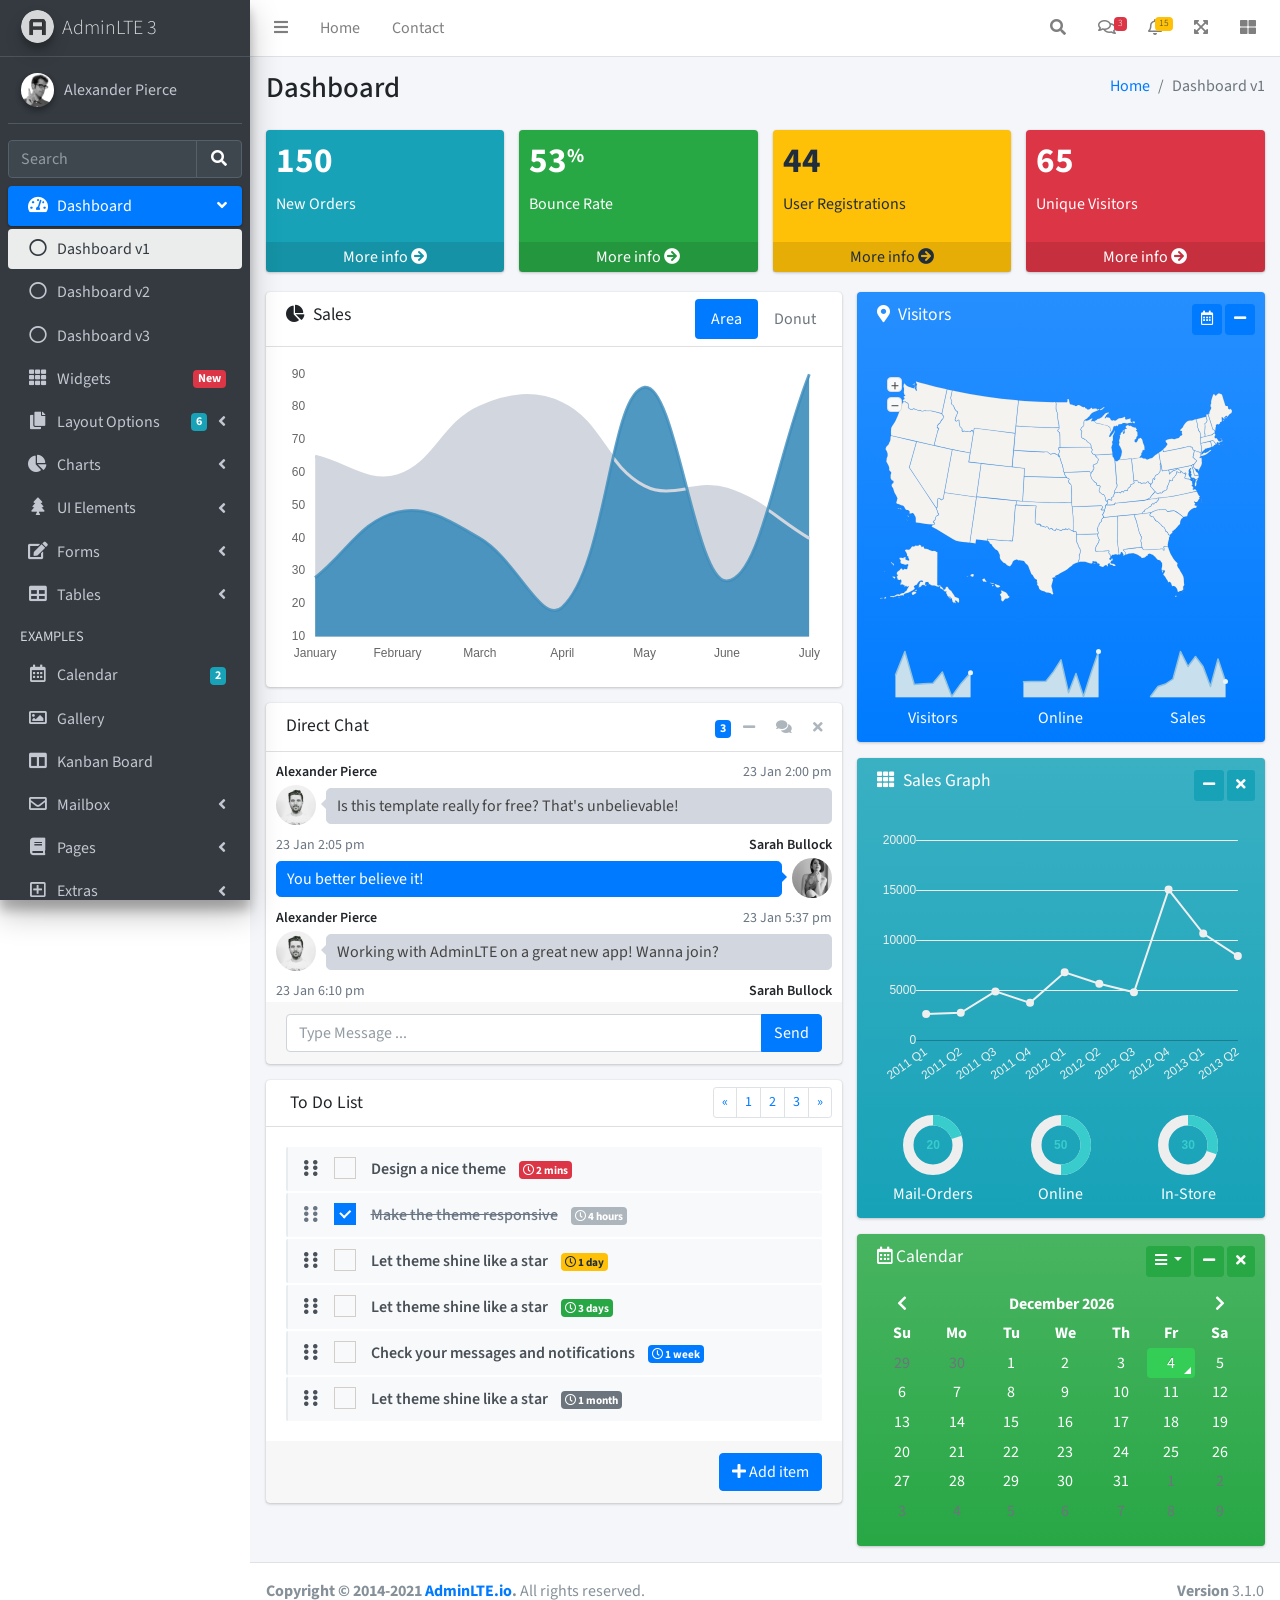
<file: telaah/index.html>
<!DOCTYPE html>
<html lang="en">
<head>
  <meta charset="utf-8">
  <meta name="viewport" content="width=device-width, initial-scale=1">
  <title>AdminLTE 3 | Dashboard</title>

  <!-- Google Font: Source Sans Pro -->
  <link rel="stylesheet" href="https://fonts.googleapis.com/css?family=Source+Sans+Pro:300,400,400i,700&display=fallback">
  <!-- Font Awesome -->
  <link rel="stylesheet" href="plugins/fontawesome-free/css/all.min.css">
  <!-- Ionicons -->
  <link rel="stylesheet" href="https://code.ionicframework.com/ionicons/2.0.1/css/ionicons.min.css">
  <!-- Tempusdominus Bootstrap 4 -->
  <link rel="stylesheet" href="plugins/tempusdominus-bootstrap-4/css/tempusdominus-bootstrap-4.min.css">
  <!-- iCheck -->
  <link rel="stylesheet" href="plugins/icheck-bootstrap/icheck-bootstrap.min.css">
  <!-- JQVMap -->
  <link rel="stylesheet" href="plugins/jqvmap/jqvmap.min.css">
  <!-- Theme style -->
  <link rel="stylesheet" href="dist/css/adminlte.min.css">
  <!-- overlayScrollbars -->
  <link rel="stylesheet" href="plugins/overlayScrollbars/css/OverlayScrollbars.min.css">
  <!-- Daterange picker -->
  <link rel="stylesheet" href="plugins/daterangepicker/daterangepicker.css">
  <!-- summernote -->
  <link rel="stylesheet" href="plugins/summernote/summernote-bs4.min.css">
</head>
<body class="hold-transition sidebar-mini layout-fixed">
<div class="wrapper">

  <!-- Preloader -->
  <div class="preloader flex-column justify-content-center align-items-center">
    <img class="animation__shake" src="dist/img/AdminLTELogo.png" alt="AdminLTELogo" height="60" width="60">
  </div>

  <!-- Navbar -->
  <nav class="main-header navbar navbar-expand navbar-white navbar-light">
    <!-- Left navbar links -->
    <ul class="navbar-nav">
      <li class="nav-item">
        <a class="nav-link" data-widget="pushmenu" href="#" role="button"><i class="fas fa-bars"></i></a>
      </li>
      <li class="nav-item d-none d-sm-inline-block">
        <a href="index3.html" class="nav-link">Home</a>
      </li>
      <li class="nav-item d-none d-sm-inline-block">
        <a href="#" class="nav-link">Contact</a>
      </li>
    </ul>

    <!-- Right navbar links -->
    <ul class="navbar-nav ml-auto">
      <!-- Navbar Search -->
      <li class="nav-item">
        <a class="nav-link" data-widget="navbar-search" href="#" role="button">
          <i class="fas fa-search"></i>
        </a>
        <div class="navbar-search-block">
          <form class="form-inline">
            <div class="input-group input-group-sm">
              <input class="form-control form-control-navbar" type="search" placeholder="Search" aria-label="Search">
              <div class="input-group-append">
                <button class="btn btn-navbar" type="submit">
                  <i class="fas fa-search"></i>
                </button>
                <button class="btn btn-navbar" type="button" data-widget="navbar-search">
                  <i class="fas fa-times"></i>
                </button>
              </div>
            </div>
          </form>
        </div>
      </li>

      <!-- Messages Dropdown Menu -->
      <li class="nav-item dropdown">
        <a class="nav-link" data-toggle="dropdown" href="#">
          <i class="far fa-comments"></i>
          <span class="badge badge-danger navbar-badge">3</span>
        </a>
        <div class="dropdown-menu dropdown-menu-lg dropdown-menu-right">
          <a href="#" class="dropdown-item">
            <!-- Message Start -->
            <div class="media">
              <img src="dist/img/user1-128x128.jpg" alt="User Avatar" class="img-size-50 mr-3 img-circle">
              <div class="media-body">
                <h3 class="dropdown-item-title">
                  Brad Diesel
                  <span class="float-right text-sm text-danger"><i class="fas fa-star"></i></span>
                </h3>
                <p class="text-sm">Call me whenever you can...</p>
                <p class="text-sm text-muted"><i class="far fa-clock mr-1"></i> 4 Hours Ago</p>
              </div>
            </div>
            <!-- Message End -->
          </a>
          <div class="dropdown-divider"></div>
          <a href="#" class="dropdown-item">
            <!-- Message Start -->
            <div class="media">
              <img src="dist/img/user8-128x128.jpg" alt="User Avatar" class="img-size-50 img-circle mr-3">
              <div class="media-body">
                <h3 class="dropdown-item-title">
                  John Pierce
                  <span class="float-right text-sm text-muted"><i class="fas fa-star"></i></span>
                </h3>
                <p class="text-sm">I got your message bro</p>
                <p class="text-sm text-muted"><i class="far fa-clock mr-1"></i> 4 Hours Ago</p>
              </div>
            </div>
            <!-- Message End -->
          </a>
          <div class="dropdown-divider"></div>
          <a href="#" class="dropdown-item">
            <!-- Message Start -->
            <div class="media">
              <img src="dist/img/user3-128x128.jpg" alt="User Avatar" class="img-size-50 img-circle mr-3">
              <div class="media-body">
                <h3 class="dropdown-item-title">
                  Nora Silvester
                  <span class="float-right text-sm text-warning"><i class="fas fa-star"></i></span>
                </h3>
                <p class="text-sm">The subject goes here</p>
                <p class="text-sm text-muted"><i class="far fa-clock mr-1"></i> 4 Hours Ago</p>
              </div>
            </div>
            <!-- Message End -->
          </a>
          <div class="dropdown-divider"></div>
          <a href="#" class="dropdown-item dropdown-footer">See All Messages</a>
        </div>
      </li>
      <!-- Notifications Dropdown Menu -->
      <li class="nav-item dropdown">
        <a class="nav-link" data-toggle="dropdown" href="#">
          <i class="far fa-bell"></i>
          <span class="badge badge-warning navbar-badge">15</span>
        </a>
        <div class="dropdown-menu dropdown-menu-lg dropdown-menu-right">
          <span class="dropdown-item dropdown-header">15 Notifications</span>
          <div class="dropdown-divider"></div>
          <a href="#" class="dropdown-item">
            <i class="fas fa-envelope mr-2"></i> 4 new messages
            <span class="float-right text-muted text-sm">3 mins</span>
          </a>
          <div class="dropdown-divider"></div>
          <a href="#" class="dropdown-item">
            <i class="fas fa-users mr-2"></i> 8 friend requests
            <span class="float-right text-muted text-sm">12 hours</span>
          </a>
          <div class="dropdown-divider"></div>
          <a href="#" class="dropdown-item">
            <i class="fas fa-file mr-2"></i> 3 new reports
            <span class="float-right text-muted text-sm">2 days</span>
          </a>
          <div class="dropdown-divider"></div>
          <a href="#" class="dropdown-item dropdown-footer">See All Notifications</a>
        </div>
      </li>
      <li class="nav-item">
        <a class="nav-link" data-widget="fullscreen" href="#" role="button">
          <i class="fas fa-expand-arrows-alt"></i>
        </a>
      </li>
      <li class="nav-item">
        <a class="nav-link" data-widget="control-sidebar" data-slide="true" href="#" role="button">
          <i class="fas fa-th-large"></i>
        </a>
      </li>
    </ul>
  </nav>
  <!-- /.navbar -->

  <!-- Main Sidebar Container -->
  <aside class="main-sidebar sidebar-dark-primary elevation-4">
    <!-- Brand Logo -->
    <a href="index3.html" class="brand-link">
      <img src="dist/img/AdminLTELogo.png" alt="AdminLTE Logo" class="brand-image img-circle elevation-3" style="opacity: .8">
      <span class="brand-text font-weight-light">AdminLTE 3</span>
    </a>

    <!-- Sidebar -->
    <div class="sidebar">
      <!-- Sidebar user panel (optional) -->
      <div class="user-panel mt-3 pb-3 mb-3 d-flex">
        <div class="image">
          <img src="dist/img/user2-160x160.jpg" class="img-circle elevation-2" alt="User Image">
        </div>
        <div class="info">
          <a href="#" class="d-block">Alexander Pierce</a>
        </div>
      </div>

      <!-- SidebarSearch Form -->
      <div class="form-inline">
        <div class="input-group" data-widget="sidebar-search">
          <input class="form-control form-control-sidebar" type="search" placeholder="Search" aria-label="Search">
          <div class="input-group-append">
            <button class="btn btn-sidebar">
              <i class="fas fa-search fa-fw"></i>
            </button>
          </div>
        </div>
      </div>

      <!-- Sidebar Menu -->
      <nav class="mt-2">
        <ul class="nav nav-pills nav-sidebar flex-column" data-widget="treeview" role="menu" data-accordion="false">
          <!-- Add icons to the links using the .nav-icon class
               with font-awesome or any other icon font library -->
          <li class="nav-item menu-open">
            <a href="#" class="nav-link active">
              <i class="nav-icon fas fa-tachometer-alt"></i>
              <p>
                Dashboard
                <i class="right fas fa-angle-left"></i>
              </p>
            </a>
            <ul class="nav nav-treeview">
              <li class="nav-item">
                <a href="./index.html" class="nav-link active">
                  <i class="far fa-circle nav-icon"></i>
                  <p>Dashboard v1</p>
                </a>
              </li>
              <li class="nav-item">
                <a href="./index2.html" class="nav-link">
                  <i class="far fa-circle nav-icon"></i>
                  <p>Dashboard v2</p>
                </a>
              </li>
              <li class="nav-item">
                <a href="./index3.html" class="nav-link">
                  <i class="far fa-circle nav-icon"></i>
                  <p>Dashboard v3</p>
                </a>
              </li>
            </ul>
          </li>
          <li class="nav-item">
            <a href="pages/widgets.html" class="nav-link">
              <i class="nav-icon fas fa-th"></i>
              <p>
                Widgets
                <span class="right badge badge-danger">New</span>
              </p>
            </a>
          </li>
          <li class="nav-item">
            <a href="#" class="nav-link">
              <i class="nav-icon fas fa-copy"></i>
              <p>
                Layout Options
                <i class="fas fa-angle-left right"></i>
                <span class="badge badge-info right">6</span>
              </p>
            </a>
            <ul class="nav nav-treeview">
              <li class="nav-item">
                <a href="pages/layout/top-nav.html" class="nav-link">
                  <i class="far fa-circle nav-icon"></i>
                  <p>Top Navigation</p>
                </a>
              </li>
              <li class="nav-item">
                <a href="pages/layout/top-nav-sidebar.html" class="nav-link">
                  <i class="far fa-circle nav-icon"></i>
                  <p>Top Navigation + Sidebar</p>
                </a>
              </li>
              <li class="nav-item">
                <a href="pages/layout/boxed.html" class="nav-link">
                  <i class="far fa-circle nav-icon"></i>
                  <p>Boxed</p>
                </a>
              </li>
              <li class="nav-item">
                <a href="pages/layout/fixed-sidebar.html" class="nav-link">
                  <i class="far fa-circle nav-icon"></i>
                  <p>Fixed Sidebar</p>
                </a>
              </li>
              <li class="nav-item">
                <a href="pages/layout/fixed-sidebar-custom.html" class="nav-link">
                  <i class="far fa-circle nav-icon"></i>
                  <p>Fixed Sidebar <small>+ Custom Area</small></p>
                </a>
              </li>
              <li class="nav-item">
                <a href="pages/layout/fixed-topnav.html" class="nav-link">
                  <i class="far fa-circle nav-icon"></i>
                  <p>Fixed Navbar</p>
                </a>
              </li>
              <li class="nav-item">
                <a href="pages/layout/fixed-footer.html" class="nav-link">
                  <i class="far fa-circle nav-icon"></i>
                  <p>Fixed Footer</p>
                </a>
              </li>
              <li class="nav-item">
                <a href="pages/layout/collapsed-sidebar.html" class="nav-link">
                  <i class="far fa-circle nav-icon"></i>
                  <p>Collapsed Sidebar</p>
                </a>
              </li>
            </ul>
          </li>
          <li class="nav-item">
            <a href="#" class="nav-link">
              <i class="nav-icon fas fa-chart-pie"></i>
              <p>
                Charts
                <i class="right fas fa-angle-left"></i>
              </p>
            </a>
            <ul class="nav nav-treeview">
              <li class="nav-item">
                <a href="pages/charts/chartjs.html" class="nav-link">
                  <i class="far fa-circle nav-icon"></i>
                  <p>ChartJS</p>
                </a>
              </li>
              <li class="nav-item">
                <a href="pages/charts/flot.html" class="nav-link">
                  <i class="far fa-circle nav-icon"></i>
                  <p>Flot</p>
                </a>
              </li>
              <li class="nav-item">
                <a href="pages/charts/inline.html" class="nav-link">
                  <i class="far fa-circle nav-icon"></i>
                  <p>Inline</p>
                </a>
              </li>
              <li class="nav-item">
                <a href="pages/charts/uplot.html" class="nav-link">
                  <i class="far fa-circle nav-icon"></i>
                  <p>uPlot</p>
                </a>
              </li>
            </ul>
          </li>
          <li class="nav-item">
            <a href="#" class="nav-link">
              <i class="nav-icon fas fa-tree"></i>
              <p>
                UI Elements
                <i class="fas fa-angle-left right"></i>
              </p>
            </a>
            <ul class="nav nav-treeview">
              <li class="nav-item">
                <a href="pages/UI/general.html" class="nav-link">
                  <i class="far fa-circle nav-icon"></i>
                  <p>General</p>
                </a>
              </li>
              <li class="nav-item">
                <a href="pages/UI/icons.html" class="nav-link">
                  <i class="far fa-circle nav-icon"></i>
                  <p>Icons</p>
                </a>
              </li>
              <li class="nav-item">
                <a href="pages/UI/buttons.html" class="nav-link">
                  <i class="far fa-circle nav-icon"></i>
                  <p>Buttons</p>
                </a>
              </li>
              <li class="nav-item">
                <a href="pages/UI/sliders.html" class="nav-link">
                  <i class="far fa-circle nav-icon"></i>
                  <p>Sliders</p>
                </a>
              </li>
              <li class="nav-item">
                <a href="pages/UI/modals.html" class="nav-link">
                  <i class="far fa-circle nav-icon"></i>
                  <p>Modals & Alerts</p>
                </a>
              </li>
              <li class="nav-item">
                <a href="pages/UI/navbar.html" class="nav-link">
                  <i class="far fa-circle nav-icon"></i>
                  <p>Navbar & Tabs</p>
                </a>
              </li>
              <li class="nav-item">
                <a href="pages/UI/timeline.html" class="nav-link">
                  <i class="far fa-circle nav-icon"></i>
                  <p>Timeline</p>
                </a>
              </li>
              <li class="nav-item">
                <a href="pages/UI/ribbons.html" class="nav-link">
                  <i class="far fa-circle nav-icon"></i>
                  <p>Ribbons</p>
                </a>
              </li>
            </ul>
          </li>
          <li class="nav-item">
            <a href="#" class="nav-link">
              <i class="nav-icon fas fa-edit"></i>
              <p>
                Forms
                <i class="fas fa-angle-left right"></i>
              </p>
            </a>
            <ul class="nav nav-treeview">
              <li class="nav-item">
                <a href="pages/forms/general.html" class="nav-link">
                  <i class="far fa-circle nav-icon"></i>
                  <p>General Elements</p>
                </a>
              </li>
              <li class="nav-item">
                <a href="pages/forms/advanced.html" class="nav-link">
                  <i class="far fa-circle nav-icon"></i>
                  <p>Advanced Elements</p>
                </a>
              </li>
              <li class="nav-item">
                <a href="pages/forms/editors.html" class="nav-link">
                  <i class="far fa-circle nav-icon"></i>
                  <p>Editors</p>
                </a>
              </li>
              <li class="nav-item">
                <a href="pages/forms/validation.html" class="nav-link">
                  <i class="far fa-circle nav-icon"></i>
                  <p>Validation</p>
                </a>
              </li>
            </ul>
          </li>
          <li class="nav-item">
            <a href="#" class="nav-link">
              <i class="nav-icon fas fa-table"></i>
              <p>
                Tables
                <i class="fas fa-angle-left right"></i>
              </p>
            </a>
            <ul class="nav nav-treeview">
              <li class="nav-item">
                <a href="pages/tables/simple.html" class="nav-link">
                  <i class="far fa-circle nav-icon"></i>
                  <p>Simple Tables</p>
                </a>
              </li>
              <li class="nav-item">
                <a href="pages/tables/data.html" class="nav-link">
                  <i class="far fa-circle nav-icon"></i>
                  <p>DataTables</p>
                </a>
              </li>
              <li class="nav-item">
                <a href="pages/tables/jsgrid.html" class="nav-link">
                  <i class="far fa-circle nav-icon"></i>
                  <p>jsGrid</p>
                </a>
              </li>
            </ul>
          </li>
          <li class="nav-header">EXAMPLES</li>
          <li class="nav-item">
            <a href="pages/calendar.html" class="nav-link">
              <i class="nav-icon far fa-calendar-alt"></i>
              <p>
                Calendar
                <span class="badge badge-info right">2</span>
              </p>
            </a>
          </li>
          <li class="nav-item">
            <a href="pages/gallery.html" class="nav-link">
              <i class="nav-icon far fa-image"></i>
              <p>
                Gallery
              </p>
            </a>
          </li>
          <li class="nav-item">
            <a href="pages/kanban.html" class="nav-link">
              <i class="nav-icon fas fa-columns"></i>
              <p>
                Kanban Board
              </p>
            </a>
          </li>
          <li class="nav-item">
            <a href="#" class="nav-link">
              <i class="nav-icon far fa-envelope"></i>
              <p>
                Mailbox
                <i class="fas fa-angle-left right"></i>
              </p>
            </a>
            <ul class="nav nav-treeview">
              <li class="nav-item">
                <a href="pages/mailbox/mailbox.html" class="nav-link">
                  <i class="far fa-circle nav-icon"></i>
                  <p>Inbox</p>
                </a>
              </li>
              <li class="nav-item">
                <a href="pages/mailbox/compose.html" class="nav-link">
                  <i class="far fa-circle nav-icon"></i>
                  <p>Compose</p>
                </a>
              </li>
              <li class="nav-item">
                <a href="pages/mailbox/read-mail.html" class="nav-link">
                  <i class="far fa-circle nav-icon"></i>
                  <p>Read</p>
                </a>
              </li>
            </ul>
          </li>
          <li class="nav-item">
            <a href="#" class="nav-link">
              <i class="nav-icon fas fa-book"></i>
              <p>
                Pages
                <i class="fas fa-angle-left right"></i>
              </p>
            </a>
            <ul class="nav nav-treeview">
              <li class="nav-item">
                <a href="pages/examples/invoice.html" class="nav-link">
                  <i class="far fa-circle nav-icon"></i>
                  <p>Invoice</p>
                </a>
              </li>
              <li class="nav-item">
                <a href="pages/examples/profile.html" class="nav-link">
                  <i class="far fa-circle nav-icon"></i>
                  <p>Profile</p>
                </a>
              </li>
              <li class="nav-item">
                <a href="pages/examples/e-commerce.html" class="nav-link">
                  <i class="far fa-circle nav-icon"></i>
                  <p>E-commerce</p>
                </a>
              </li>
              <li class="nav-item">
                <a href="pages/examples/projects.html" class="nav-link">
                  <i class="far fa-circle nav-icon"></i>
                  <p>Projects</p>
                </a>
              </li>
              <li class="nav-item">
                <a href="pages/examples/project-add.html" class="nav-link">
                  <i class="far fa-circle nav-icon"></i>
                  <p>Project Add</p>
                </a>
              </li>
              <li class="nav-item">
                <a href="pages/examples/project-edit.html" class="nav-link">
                  <i class="far fa-circle nav-icon"></i>
                  <p>Project Edit</p>
                </a>
              </li>
              <li class="nav-item">
                <a href="pages/examples/project-detail.html" class="nav-link">
                  <i class="far fa-circle nav-icon"></i>
                  <p>Project Detail</p>
                </a>
              </li>
              <li class="nav-item">
                <a href="pages/examples/contacts.html" class="nav-link">
                  <i class="far fa-circle nav-icon"></i>
                  <p>Contacts</p>
                </a>
              </li>
              <li class="nav-item">
                <a href="pages/examples/faq.html" class="nav-link">
                  <i class="far fa-circle nav-icon"></i>
                  <p>FAQ</p>
                </a>
              </li>
              <li class="nav-item">
                <a href="pages/examples/contact-us.html" class="nav-link">
                  <i class="far fa-circle nav-icon"></i>
                  <p>Contact us</p>
                </a>
              </li>
            </ul>
          </li>
          <li class="nav-item">
            <a href="#" class="nav-link">
              <i class="nav-icon far fa-plus-square"></i>
              <p>
                Extras
                <i class="fas fa-angle-left right"></i>
              </p>
            </a>
            <ul class="nav nav-treeview">
              <li class="nav-item">
                <a href="#" class="nav-link">
                  <i class="far fa-circle nav-icon"></i>
                  <p>
                    Login & Register v1
                    <i class="fas fa-angle-left right"></i>
                  </p>
                </a>
                <ul class="nav nav-treeview">
                  <li class="nav-item">
                    <a href="pages/examples/login.html" class="nav-link">
                      <i class="far fa-circle nav-icon"></i>
                      <p>Login v1</p>
                    </a>
                  </li>
                  <li class="nav-item">
                    <a href="pages/examples/register.html" class="nav-link">
                      <i class="far fa-circle nav-icon"></i>
                      <p>Register v1</p>
                    </a>
                  </li>
                  <li class="nav-item">
                    <a href="pages/examples/forgot-password.html" class="nav-link">
                      <i class="far fa-circle nav-icon"></i>
                      <p>Forgot Password v1</p>
                    </a>
                  </li>
                  <li class="nav-item">
                    <a href="pages/examples/recover-password.html" class="nav-link">
                      <i class="far fa-circle nav-icon"></i>
                      <p>Recover Password v1</p>
                    </a>
                  </li>
                </ul>
              </li>
              <li class="nav-item">
                <a href="#" class="nav-link">
                  <i class="far fa-circle nav-icon"></i>
                  <p>
                    Login & Register v2
                    <i class="fas fa-angle-left right"></i>
                  </p>
                </a>
                <ul class="nav nav-treeview">
                  <li class="nav-item">
                    <a href="pages/examples/login-v2.html" class="nav-link">
                      <i class="far fa-circle nav-icon"></i>
                      <p>Login v2</p>
                    </a>
                  </li>
                  <li class="nav-item">
                    <a href="pages/examples/register-v2.html" class="nav-link">
                      <i class="far fa-circle nav-icon"></i>
                      <p>Register v2</p>
                    </a>
                  </li>
                  <li class="nav-item">
                    <a href="pages/examples/forgot-password-v2.html" class="nav-link">
                      <i class="far fa-circle nav-icon"></i>
                      <p>Forgot Password v2</p>
                    </a>
                  </li>
                  <li class="nav-item">
                    <a href="pages/examples/recover-password-v2.html" class="nav-link">
                      <i class="far fa-circle nav-icon"></i>
                      <p>Recover Password v2</p>
                    </a>
                  </li>
                </ul>
              </li>
              <li class="nav-item">
                <a href="pages/examples/lockscreen.html" class="nav-link">
                  <i class="far fa-circle nav-icon"></i>
                  <p>Lockscreen</p>
                </a>
              </li>
              <li class="nav-item">
                <a href="pages/examples/legacy-user-menu.html" class="nav-link">
                  <i class="far fa-circle nav-icon"></i>
                  <p>Legacy User Menu</p>
                </a>
              </li>
              <li class="nav-item">
                <a href="pages/examples/language-menu.html" class="nav-link">
                  <i class="far fa-circle nav-icon"></i>
                  <p>Language Menu</p>
                </a>
              </li>
              <li class="nav-item">
                <a href="pages/examples/404.html" class="nav-link">
                  <i class="far fa-circle nav-icon"></i>
                  <p>Error 404</p>
                </a>
              </li>
              <li class="nav-item">
                <a href="pages/examples/500.html" class="nav-link">
                  <i class="far fa-circle nav-icon"></i>
                  <p>Error 500</p>
                </a>
              </li>
              <li class="nav-item">
                <a href="pages/examples/pace.html" class="nav-link">
                  <i class="far fa-circle nav-icon"></i>
                  <p>Pace</p>
                </a>
              </li>
              <li class="nav-item">
                <a href="pages/examples/blank.html" class="nav-link">
                  <i class="far fa-circle nav-icon"></i>
                  <p>Blank Page</p>
                </a>
              </li>
              <li class="nav-item">
                <a href="starter.html" class="nav-link">
                  <i class="far fa-circle nav-icon"></i>
                  <p>Starter Page</p>
                </a>
              </li>
            </ul>
          </li>
          <li class="nav-item">
            <a href="#" class="nav-link">
              <i class="nav-icon fas fa-search"></i>
              <p>
                Search
                <i class="fas fa-angle-left right"></i>
              </p>
            </a>
            <ul class="nav nav-treeview">
              <li class="nav-item">
                <a href="pages/search/simple.html" class="nav-link">
                  <i class="far fa-circle nav-icon"></i>
                  <p>Simple Search</p>
                </a>
              </li>
              <li class="nav-item">
                <a href="pages/search/enhanced.html" class="nav-link">
                  <i class="far fa-circle nav-icon"></i>
                  <p>Enhanced</p>
                </a>
              </li>
            </ul>
          </li>
          <li class="nav-header">MISCELLANEOUS</li>
          <li class="nav-item">
            <a href="iframe.html" class="nav-link">
              <i class="nav-icon fas fa-ellipsis-h"></i>
              <p>Tabbed IFrame Plugin</p>
            </a>
          </li>
          <li class="nav-item">
            <a href="https://adminlte.io/docs/3.1/" class="nav-link">
              <i class="nav-icon fas fa-file"></i>
              <p>Documentation</p>
            </a>
          </li>
          <li class="nav-header">MULTI LEVEL EXAMPLE</li>
          <li class="nav-item">
            <a href="#" class="nav-link">
              <i class="fas fa-circle nav-icon"></i>
              <p>Level 1</p>
            </a>
          </li>
          <li class="nav-item">
            <a href="#" class="nav-link">
              <i class="nav-icon fas fa-circle"></i>
              <p>
                Level 1
                <i class="right fas fa-angle-left"></i>
              </p>
            </a>
            <ul class="nav nav-treeview">
              <li class="nav-item">
                <a href="#" class="nav-link">
                  <i class="far fa-circle nav-icon"></i>
                  <p>Level 2</p>
                </a>
              </li>
              <li class="nav-item">
                <a href="#" class="nav-link">
                  <i class="far fa-circle nav-icon"></i>
                  <p>
                    Level 2
                    <i class="right fas fa-angle-left"></i>
                  </p>
                </a>
                <ul class="nav nav-treeview">
                  <li class="nav-item">
                    <a href="#" class="nav-link">
                      <i class="far fa-dot-circle nav-icon"></i>
                      <p>Level 3</p>
                    </a>
                  </li>
                  <li class="nav-item">
                    <a href="#" class="nav-link">
                      <i class="far fa-dot-circle nav-icon"></i>
                      <p>Level 3</p>
                    </a>
                  </li>
                  <li class="nav-item">
                    <a href="#" class="nav-link">
                      <i class="far fa-dot-circle nav-icon"></i>
                      <p>Level 3</p>
                    </a>
                  </li>
                </ul>
              </li>
              <li class="nav-item">
                <a href="#" class="nav-link">
                  <i class="far fa-circle nav-icon"></i>
                  <p>Level 2</p>
                </a>
              </li>
            </ul>
          </li>
          <li class="nav-item">
            <a href="#" class="nav-link">
              <i class="fas fa-circle nav-icon"></i>
              <p>Level 1</p>
            </a>
          </li>
          <li class="nav-header">LABELS</li>
          <li class="nav-item">
            <a href="#" class="nav-link">
              <i class="nav-icon far fa-circle text-danger"></i>
              <p class="text">Important</p>
            </a>
          </li>
          <li class="nav-item">
            <a href="#" class="nav-link">
              <i class="nav-icon far fa-circle text-warning"></i>
              <p>Warning</p>
            </a>
          </li>
          <li class="nav-item">
            <a href="#" class="nav-link">
              <i class="nav-icon far fa-circle text-info"></i>
              <p>Informational</p>
            </a>
          </li>
        </ul>
      </nav>
      <!-- /.sidebar-menu -->
    </div>
    <!-- /.sidebar -->
  </aside>

  <!-- Content Wrapper. Contains page content -->
  <div class="content-wrapper">
    <!-- Content Header (Page header) -->
    <div class="content-header">
      <div class="container-fluid">
        <div class="row mb-2">
          <div class="col-sm-6">
            <h1 class="m-0">Dashboard</h1>
          </div><!-- /.col -->
          <div class="col-sm-6">
            <ol class="breadcrumb float-sm-right">
              <li class="breadcrumb-item"><a href="#">Home</a></li>
              <li class="breadcrumb-item active">Dashboard v1</li>
            </ol>
          </div><!-- /.col -->
        </div><!-- /.row -->
      </div><!-- /.container-fluid -->
    </div>
    <!-- /.content-header -->

    <!-- Main content -->
    <section class="content">
      <div class="container-fluid">
        <!-- Small boxes (Stat box) -->
        <div class="row">
          <div class="col-lg-3 col-6">
            <!-- small box -->
            <div class="small-box bg-info">
              <div class="inner">
                <h3>150</h3>

                <p>New Orders</p>
              </div>
              <div class="icon">
                <i class="ion ion-bag"></i>
              </div>
              <a href="#" class="small-box-footer">More info <i class="fas fa-arrow-circle-right"></i></a>
            </div>
          </div>
          <!-- ./col -->
          <div class="col-lg-3 col-6">
            <!-- small box -->
            <div class="small-box bg-success">
              <div class="inner">
                <h3>53<sup style="font-size: 20px">%</sup></h3>

                <p>Bounce Rate</p>
              </div>
              <div class="icon">
                <i class="ion ion-stats-bars"></i>
              </div>
              <a href="#" class="small-box-footer">More info <i class="fas fa-arrow-circle-right"></i></a>
            </div>
          </div>
          <!-- ./col -->
          <div class="col-lg-3 col-6">
            <!-- small box -->
            <div class="small-box bg-warning">
              <div class="inner">
                <h3>44</h3>

                <p>User Registrations</p>
              </div>
              <div class="icon">
                <i class="ion ion-person-add"></i>
              </div>
              <a href="#" class="small-box-footer">More info <i class="fas fa-arrow-circle-right"></i></a>
            </div>
          </div>
          <!-- ./col -->
          <div class="col-lg-3 col-6">
            <!-- small box -->
            <div class="small-box bg-danger">
              <div class="inner">
                <h3>65</h3>

                <p>Unique Visitors</p>
              </div>
              <div class="icon">
                <i class="ion ion-pie-graph"></i>
              </div>
              <a href="#" class="small-box-footer">More info <i class="fas fa-arrow-circle-right"></i></a>
            </div>
          </div>
          <!-- ./col -->
        </div>
        <!-- /.row -->
        <!-- Main row -->
        <div class="row">
          <!-- Left col -->
          <section class="col-lg-7 connectedSortable">
            <!-- Custom tabs (Charts with tabs)-->
            <div class="card">
              <div class="card-header">
                <h3 class="card-title">
                  <i class="fas fa-chart-pie mr-1"></i>
                  Sales
                </h3>
                <div class="card-tools">
                  <ul class="nav nav-pills ml-auto">
                    <li class="nav-item">
                      <a class="nav-link active" href="#revenue-chart" data-toggle="tab">Area</a>
                    </li>
                    <li class="nav-item">
                      <a class="nav-link" href="#sales-chart" data-toggle="tab">Donut</a>
                    </li>
                  </ul>
                </div>
              </div><!-- /.card-header -->
              <div class="card-body">
                <div class="tab-content p-0">
                  <!-- Morris chart - Sales -->
                  <div class="chart tab-pane active" id="revenue-chart"
                       style="position: relative; height: 300px;">
                      <canvas id="revenue-chart-canvas" height="300" style="height: 300px;"></canvas>
                   </div>
                  <div class="chart tab-pane" id="sales-chart" style="position: relative; height: 300px;">
                    <canvas id="sales-chart-canvas" height="300" style="height: 300px;"></canvas>
                  </div>
                </div>
              </div><!-- /.card-body -->
            </div>
            <!-- /.card -->

            <!-- DIRECT CHAT -->
            <div class="card direct-chat direct-chat-primary">
              <div class="card-header">
                <h3 class="card-title">Direct Chat</h3>

                <div class="card-tools">
                  <span title="3 New Messages" class="badge badge-primary">3</span>
                  <button type="button" class="btn btn-tool" data-card-widget="collapse">
                    <i class="fas fa-minus"></i>
                  </button>
                  <button type="button" class="btn btn-tool" title="Contacts" data-widget="chat-pane-toggle">
                    <i class="fas fa-comments"></i>
                  </button>
                  <button type="button" class="btn btn-tool" data-card-widget="remove">
                    <i class="fas fa-times"></i>
                  </button>
                </div>
              </div>
              <!-- /.card-header -->
              <div class="card-body">
                <!-- Conversations are loaded here -->
                <div class="direct-chat-messages">
                  <!-- Message. Default to the left -->
                  <div class="direct-chat-msg">
                    <div class="direct-chat-infos clearfix">
                      <span class="direct-chat-name float-left">Alexander Pierce</span>
                      <span class="direct-chat-timestamp float-right">23 Jan 2:00 pm</span>
                    </div>
                    <!-- /.direct-chat-infos -->
                    <img class="direct-chat-img" src="dist/img/user1-128x128.jpg" alt="message user image">
                    <!-- /.direct-chat-img -->
                    <div class="direct-chat-text">
                      Is this template really for free? That's unbelievable!
                    </div>
                    <!-- /.direct-chat-text -->
                  </div>
                  <!-- /.direct-chat-msg -->

                  <!-- Message to the right -->
                  <div class="direct-chat-msg right">
                    <div class="direct-chat-infos clearfix">
                      <span class="direct-chat-name float-right">Sarah Bullock</span>
                      <span class="direct-chat-timestamp float-left">23 Jan 2:05 pm</span>
                    </div>
                    <!-- /.direct-chat-infos -->
                    <img class="direct-chat-img" src="dist/img/user3-128x128.jpg" alt="message user image">
                    <!-- /.direct-chat-img -->
                    <div class="direct-chat-text">
                      You better believe it!
                    </div>
                    <!-- /.direct-chat-text -->
                  </div>
                  <!-- /.direct-chat-msg -->

                  <!-- Message. Default to the left -->
                  <div class="direct-chat-msg">
                    <div class="direct-chat-infos clearfix">
                      <span class="direct-chat-name float-left">Alexander Pierce</span>
                      <span class="direct-chat-timestamp float-right">23 Jan 5:37 pm</span>
                    </div>
                    <!-- /.direct-chat-infos -->
                    <img class="direct-chat-img" src="dist/img/user1-128x128.jpg" alt="message user image">
                    <!-- /.direct-chat-img -->
                    <div class="direct-chat-text">
                      Working with AdminLTE on a great new app! Wanna join?
                    </div>
                    <!-- /.direct-chat-text -->
                  </div>
                  <!-- /.direct-chat-msg -->

                  <!-- Message to the right -->
                  <div class="direct-chat-msg right">
                    <div class="direct-chat-infos clearfix">
                      <span class="direct-chat-name float-right">Sarah Bullock</span>
                      <span class="direct-chat-timestamp float-left">23 Jan 6:10 pm</span>
                    </div>
                    <!-- /.direct-chat-infos -->
                    <img class="direct-chat-img" src="dist/img/user3-128x128.jpg" alt="message user image">
                    <!-- /.direct-chat-img -->
                    <div class="direct-chat-text">
                      I would love to.
                    </div>
                    <!-- /.direct-chat-text -->
                  </div>
                  <!-- /.direct-chat-msg -->

                </div>
                <!--/.direct-chat-messages-->

                <!-- Contacts are loaded here -->
                <div class="direct-chat-contacts">
                  <ul class="contacts-list">
                    <li>
                      <a href="#">
                        <img class="contacts-list-img" src="dist/img/user1-128x128.jpg" alt="User Avatar">

                        <div class="contacts-list-info">
                          <span class="contacts-list-name">
                            Count Dracula
                            <small class="contacts-list-date float-right">2/28/2015</small>
                          </span>
                          <span class="contacts-list-msg">How have you been? I was...</span>
                        </div>
                        <!-- /.contacts-list-info -->
                      </a>
                    </li>
                    <!-- End Contact Item -->
                    <li>
                      <a href="#">
                        <img class="contacts-list-img" src="dist/img/user7-128x128.jpg" alt="User Avatar">

                        <div class="contacts-list-info">
                          <span class="contacts-list-name">
                            Sarah Doe
                            <small class="contacts-list-date float-right">2/23/2015</small>
                          </span>
                          <span class="contacts-list-msg">I will be waiting for...</span>
                        </div>
                        <!-- /.contacts-list-info -->
                      </a>
                    </li>
                    <!-- End Contact Item -->
                    <li>
                      <a href="#">
                        <img class="contacts-list-img" src="dist/img/user3-128x128.jpg" alt="User Avatar">

                        <div class="contacts-list-info">
                          <span class="contacts-list-name">
                            Nadia Jolie
                            <small class="contacts-list-date float-right">2/20/2015</small>
                          </span>
                          <span class="contacts-list-msg">I'll call you back at...</span>
                        </div>
                        <!-- /.contacts-list-info -->
                      </a>
                    </li>
                    <!-- End Contact Item -->
                    <li>
                      <a href="#">
                        <img class="contacts-list-img" src="dist/img/user5-128x128.jpg" alt="User Avatar">

                        <div class="contacts-list-info">
                          <span class="contacts-list-name">
                            Nora S. Vans
                            <small class="contacts-list-date float-right">2/10/2015</small>
                          </span>
                          <span class="contacts-list-msg">Where is your new...</span>
                        </div>
                        <!-- /.contacts-list-info -->
                      </a>
                    </li>
                    <!-- End Contact Item -->
                    <li>
                      <a href="#">
                        <img class="contacts-list-img" src="dist/img/user6-128x128.jpg" alt="User Avatar">

                        <div class="contacts-list-info">
                          <span class="contacts-list-name">
                            John K.
                            <small class="contacts-list-date float-right">1/27/2015</small>
                          </span>
                          <span class="contacts-list-msg">Can I take a look at...</span>
                        </div>
                        <!-- /.contacts-list-info -->
                      </a>
                    </li>
                    <!-- End Contact Item -->
                    <li>
                      <a href="#">
                        <img class="contacts-list-img" src="dist/img/user8-128x128.jpg" alt="User Avatar">

                        <div class="contacts-list-info">
                          <span class="contacts-list-name">
                            Kenneth M.
                            <small class="contacts-list-date float-right">1/4/2015</small>
                          </span>
                          <span class="contacts-list-msg">Never mind I found...</span>
                        </div>
                        <!-- /.contacts-list-info -->
                      </a>
                    </li>
                    <!-- End Contact Item -->
                  </ul>
                  <!-- /.contacts-list -->
                </div>
                <!-- /.direct-chat-pane -->
              </div>
              <!-- /.card-body -->
              <div class="card-footer">
                <form action="#" method="post">
                  <div class="input-group">
                    <input type="text" name="message" placeholder="Type Message ..." class="form-control">
                    <span class="input-group-append">
                      <button type="button" class="btn btn-primary">Send</button>
                    </span>
                  </div>
                </form>
              </div>
              <!-- /.card-footer-->
            </div>
            <!--/.direct-chat -->

            <!-- TO DO List -->
            <div class="card">
              <div class="card-header">
                <h3 class="card-title">
                  <i class="ion ion-clipboard mr-1"></i>
                  To Do List
                </h3>

                <div class="card-tools">
                  <ul class="pagination pagination-sm">
                    <li class="page-item"><a href="#" class="page-link">&laquo;</a></li>
                    <li class="page-item"><a href="#" class="page-link">1</a></li>
                    <li class="page-item"><a href="#" class="page-link">2</a></li>
                    <li class="page-item"><a href="#" class="page-link">3</a></li>
                    <li class="page-item"><a href="#" class="page-link">&raquo;</a></li>
                  </ul>
                </div>
              </div>
              <!-- /.card-header -->
              <div class="card-body">
                <ul class="todo-list" data-widget="todo-list">
                  <li>
                    <!-- drag handle -->
                    <span class="handle">
                      <i class="fas fa-ellipsis-v"></i>
                      <i class="fas fa-ellipsis-v"></i>
                    </span>
                    <!-- checkbox -->
                    <div  class="icheck-primary d-inline ml-2">
                      <input type="checkbox" value="" name="todo1" id="todoCheck1">
                      <label for="todoCheck1"></label>
                    </div>
                    <!-- todo text -->
                    <span class="text">Design a nice theme</span>
                    <!-- Emphasis label -->
                    <small class="badge badge-danger"><i class="far fa-clock"></i> 2 mins</small>
                    <!-- General tools such as edit or delete-->
                    <div class="tools">
                      <i class="fas fa-edit"></i>
                      <i class="fas fa-trash-o"></i>
                    </div>
                  </li>
                  <li>
                    <span class="handle">
                      <i class="fas fa-ellipsis-v"></i>
                      <i class="fas fa-ellipsis-v"></i>
                    </span>
                    <div  class="icheck-primary d-inline ml-2">
                      <input type="checkbox" value="" name="todo2" id="todoCheck2" checked>
                      <label for="todoCheck2"></label>
                    </div>
                    <span class="text">Make the theme responsive</span>
                    <small class="badge badge-info"><i class="far fa-clock"></i> 4 hours</small>
                    <div class="tools">
                      <i class="fas fa-edit"></i>
                      <i class="fas fa-trash-o"></i>
                    </div>
                  </li>
                  <li>
                    <span class="handle">
                      <i class="fas fa-ellipsis-v"></i>
                      <i class="fas fa-ellipsis-v"></i>
                    </span>
                    <div  class="icheck-primary d-inline ml-2">
                      <input type="checkbox" value="" name="todo3" id="todoCheck3">
                      <label for="todoCheck3"></label>
                    </div>
                    <span class="text">Let theme shine like a star</span>
                    <small class="badge badge-warning"><i class="far fa-clock"></i> 1 day</small>
                    <div class="tools">
                      <i class="fas fa-edit"></i>
                      <i class="fas fa-trash-o"></i>
                    </div>
                  </li>
                  <li>
                    <span class="handle">
                      <i class="fas fa-ellipsis-v"></i>
                      <i class="fas fa-ellipsis-v"></i>
                    </span>
                    <div  class="icheck-primary d-inline ml-2">
                      <input type="checkbox" value="" name="todo4" id="todoCheck4">
                      <label for="todoCheck4"></label>
                    </div>
                    <span class="text">Let theme shine like a star</span>
                    <small class="badge badge-success"><i class="far fa-clock"></i> 3 days</small>
                    <div class="tools">
                      <i class="fas fa-edit"></i>
                      <i class="fas fa-trash-o"></i>
                    </div>
                  </li>
                  <li>
                    <span class="handle">
                      <i class="fas fa-ellipsis-v"></i>
                      <i class="fas fa-ellipsis-v"></i>
                    </span>
                    <div  class="icheck-primary d-inline ml-2">
                      <input type="checkbox" value="" name="todo5" id="todoCheck5">
                      <label for="todoCheck5"></label>
                    </div>
                    <span class="text">Check your messages and notifications</span>
                    <small class="badge badge-primary"><i class="far fa-clock"></i> 1 week</small>
                    <div class="tools">
                      <i class="fas fa-edit"></i>
                      <i class="fas fa-trash-o"></i>
                    </div>
                  </li>
                  <li>
                    <span class="handle">
                      <i class="fas fa-ellipsis-v"></i>
                      <i class="fas fa-ellipsis-v"></i>
                    </span>
                    <div  class="icheck-primary d-inline ml-2">
                      <input type="checkbox" value="" name="todo6" id="todoCheck6">
                      <label for="todoCheck6"></label>
                    </div>
                    <span class="text">Let theme shine like a star</span>
                    <small class="badge badge-secondary"><i class="far fa-clock"></i> 1 month</small>
                    <div class="tools">
                      <i class="fas fa-edit"></i>
                      <i class="fas fa-trash-o"></i>
                    </div>
                  </li>
                </ul>
              </div>
              <!-- /.card-body -->
              <div class="card-footer clearfix">
                <button type="button" class="btn btn-primary float-right"><i class="fas fa-plus"></i> Add item</button>
              </div>
            </div>
            <!-- /.card -->
          </section>
          <!-- /.Left col -->
          <!-- right col (We are only adding the ID to make the widgets sortable)-->
          <section class="col-lg-5 connectedSortable">

            <!-- Map card -->
            <div class="card bg-gradient-primary">
              <div class="card-header border-0">
                <h3 class="card-title">
                  <i class="fas fa-map-marker-alt mr-1"></i>
                  Visitors
                </h3>
                <!-- card tools -->
                <div class="card-tools">
                  <button type="button" class="btn btn-primary btn-sm daterange" title="Date range">
                    <i class="far fa-calendar-alt"></i>
                  </button>
                  <button type="button" class="btn btn-primary btn-sm" data-card-widget="collapse" title="Collapse">
                    <i class="fas fa-minus"></i>
                  </button>
                </div>
                <!-- /.card-tools -->
              </div>
              <div class="card-body">
                <div id="world-map" style="height: 250px; width: 100%;"></div>
              </div>
              <!-- /.card-body-->
              <div class="card-footer bg-transparent">
                <div class="row">
                  <div class="col-4 text-center">
                    <div id="sparkline-1"></div>
                    <div class="text-white">Visitors</div>
                  </div>
                  <!-- ./col -->
                  <div class="col-4 text-center">
                    <div id="sparkline-2"></div>
                    <div class="text-white">Online</div>
                  </div>
                  <!-- ./col -->
                  <div class="col-4 text-center">
                    <div id="sparkline-3"></div>
                    <div class="text-white">Sales</div>
                  </div>
                  <!-- ./col -->
                </div>
                <!-- /.row -->
              </div>
            </div>
            <!-- /.card -->

            <!-- solid sales graph -->
            <div class="card bg-gradient-info">
              <div class="card-header border-0">
                <h3 class="card-title">
                  <i class="fas fa-th mr-1"></i>
                  Sales Graph
                </h3>

                <div class="card-tools">
                  <button type="button" class="btn bg-info btn-sm" data-card-widget="collapse">
                    <i class="fas fa-minus"></i>
                  </button>
                  <button type="button" class="btn bg-info btn-sm" data-card-widget="remove">
                    <i class="fas fa-times"></i>
                  </button>
                </div>
              </div>
              <div class="card-body">
                <canvas class="chart" id="line-chart" style="min-height: 250px; height: 250px; max-height: 250px; max-width: 100%;"></canvas>
              </div>
              <!-- /.card-body -->
              <div class="card-footer bg-transparent">
                <div class="row">
                  <div class="col-4 text-center">
                    <input type="text" class="knob" data-readonly="true" value="20" data-width="60" data-height="60"
                           data-fgColor="#39CCCC">

                    <div class="text-white">Mail-Orders</div>
                  </div>
                  <!-- ./col -->
                  <div class="col-4 text-center">
                    <input type="text" class="knob" data-readonly="true" value="50" data-width="60" data-height="60"
                           data-fgColor="#39CCCC">

                    <div class="text-white">Online</div>
                  </div>
                  <!-- ./col -->
                  <div class="col-4 text-center">
                    <input type="text" class="knob" data-readonly="true" value="30" data-width="60" data-height="60"
                           data-fgColor="#39CCCC">

                    <div class="text-white">In-Store</div>
                  </div>
                  <!-- ./col -->
                </div>
                <!-- /.row -->
              </div>
              <!-- /.card-footer -->
            </div>
            <!-- /.card -->

            <!-- Calendar -->
            <div class="card bg-gradient-success">
              <div class="card-header border-0">

                <h3 class="card-title">
                  <i class="far fa-calendar-alt"></i>
                  Calendar
                </h3>
                <!-- tools card -->
                <div class="card-tools">
                  <!-- button with a dropdown -->
                  <div class="btn-group">
                    <button type="button" class="btn btn-success btn-sm dropdown-toggle" data-toggle="dropdown" data-offset="-52">
                      <i class="fas fa-bars"></i>
                    </button>
                    <div class="dropdown-menu" role="menu">
                      <a href="#" class="dropdown-item">Add new event</a>
                      <a href="#" class="dropdown-item">Clear events</a>
                      <div class="dropdown-divider"></div>
                      <a href="#" class="dropdown-item">View calendar</a>
                    </div>
                  </div>
                  <button type="button" class="btn btn-success btn-sm" data-card-widget="collapse">
                    <i class="fas fa-minus"></i>
                  </button>
                  <button type="button" class="btn btn-success btn-sm" data-card-widget="remove">
                    <i class="fas fa-times"></i>
                  </button>
                </div>
                <!-- /. tools -->
              </div>
              <!-- /.card-header -->
              <div class="card-body pt-0">
                <!--The calendar -->
                <div id="calendar" style="width: 100%"></div>
              </div>
              <!-- /.card-body -->
            </div>
            <!-- /.card -->
          </section>
          <!-- right col -->
        </div>
        <!-- /.row (main row) -->
      </div><!-- /.container-fluid -->
    </section>
    <!-- /.content -->
  </div>
  <!-- /.content-wrapper -->
  <footer class="main-footer">
    <strong>Copyright &copy; 2014-2021 <a href="https://adminlte.io">AdminLTE.io</a>.</strong>
    All rights reserved.
    <div class="float-right d-none d-sm-inline-block">
      <b>Version</b> 3.1.0
    </div>
  </footer>

  <!-- Control Sidebar -->
  <aside class="control-sidebar control-sidebar-dark">
    <!-- Control sidebar content goes here -->
  </aside>
  <!-- /.control-sidebar -->
</div>
<!-- ./wrapper -->

<!-- jQuery -->
<script src="plugins/jquery/jquery.min.js"></script>
<!-- jQuery UI 1.11.4 -->
<script src="plugins/jquery-ui/jquery-ui.min.js"></script>
<!-- Resolve conflict in jQuery UI tooltip with Bootstrap tooltip -->
<script>
  $.widget.bridge('uibutton', $.ui.button)
</script>
<!-- Bootstrap 4 -->
<script src="plugins/bootstrap/js/bootstrap.bundle.min.js"></script>
<!-- ChartJS -->
<script src="plugins/chart.js/Chart.min.js"></script>
<!-- Sparkline -->
<script src="plugins/sparklines/sparkline.js"></script>
<!-- JQVMap -->
<script src="plugins/jqvmap/jquery.vmap.min.js"></script>
<script src="plugins/jqvmap/maps/jquery.vmap.usa.js"></script>
<!-- jQuery Knob Chart -->
<script src="plugins/jquery-knob/jquery.knob.min.js"></script>
<!-- daterangepicker -->
<script src="plugins/moment/moment.min.js"></script>
<script src="plugins/daterangepicker/daterangepicker.js"></script>
<!-- Tempusdominus Bootstrap 4 -->
<script src="plugins/tempusdominus-bootstrap-4/js/tempusdominus-bootstrap-4.min.js"></script>
<!-- Summernote -->
<script src="plugins/summernote/summernote-bs4.min.js"></script>
<!-- overlayScrollbars -->
<script src="plugins/overlayScrollbars/js/jquery.overlayScrollbars.min.js"></script>
<!-- AdminLTE App -->
<script src="dist/js/adminlte.js"></script>
<!-- AdminLTE for demo purposes -->
<script src="dist/js/demo.js"></script>
<!-- AdminLTE dashboard demo (This is only for demo purposes) -->
<script src="dist/js/pages/dashboard.js"></script>
</body>
</html>
</file>
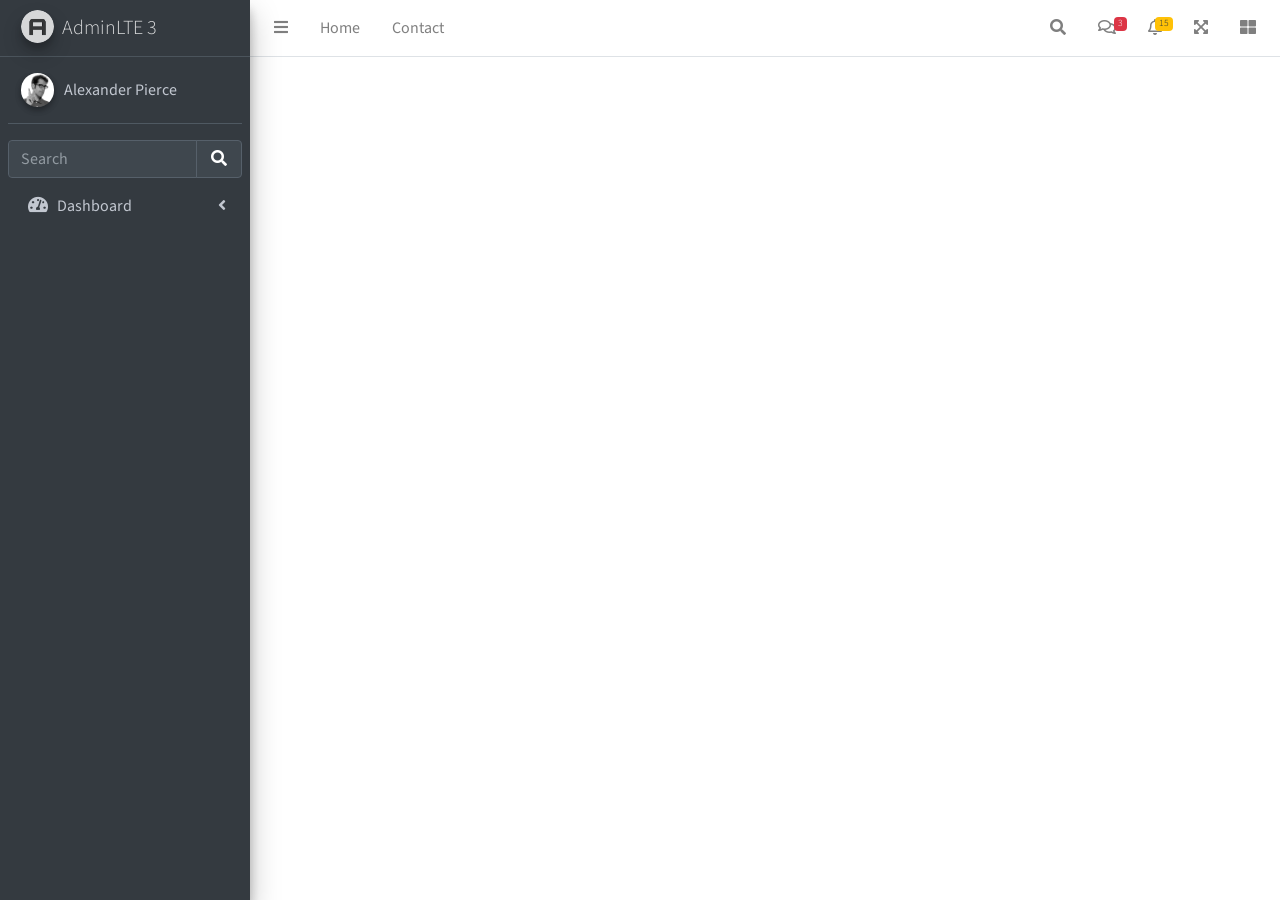
<file: telaah/iframe.html>
<!DOCTYPE html>
<html lang="en">
<head>
  <meta charset="utf-8">
  <meta name="viewport" content="width=device-width, initial-scale=1">
  <title>AdminLTE 3 | Tabbed IFrames</title>

  <!-- Google Font: Source Sans Pro -->
  <link rel="stylesheet" href="https://fonts.googleapis.com/css?family=Source+Sans+Pro:300,400,400i,700&display=fallback">
  <!-- Font Awesome -->
  <link rel="stylesheet" href="plugins/fontawesome-free/css/all.min.css">
  <!-- Theme style -->
  <link rel="stylesheet" href="dist/css/adminlte.min.css">
  <!-- overlayScrollbars -->
  <link rel="stylesheet" href="plugins/overlayScrollbars/css/OverlayScrollbars.min.css">
</head>
<body class="hold-transition sidebar-mini layout-fixed" data-panel-auto-height-mode="height">
<div class="wrapper">

  <!-- Navbar -->
  <nav class="main-header navbar navbar-expand navbar-white navbar-light">
    <!-- Left navbar links -->
    <ul class="navbar-nav">
      <li class="nav-item">
        <a class="nav-link" data-widget="pushmenu" href="#" role="button"><i class="fas fa-bars"></i></a>
      </li>
      <li class="nav-item d-none d-sm-inline-block">
        <a href="index3.html" class="nav-link">Home</a>
      </li>
      <li class="nav-item d-none d-sm-inline-block">
        <a href="#" class="nav-link">Contact</a>
      </li>
    </ul>

    <!-- Right navbar links -->
    <ul class="navbar-nav ml-auto">
      <!-- Navbar Search -->
      <li class="nav-item">
        <a class="nav-link" data-widget="navbar-search" href="#" role="button">
          <i class="fas fa-search"></i>
        </a>
        <div class="navbar-search-block">
          <form class="form-inline">
            <div class="input-group input-group-sm">
              <input class="form-control form-control-navbar" type="search" placeholder="Search" aria-label="Search">
              <div class="input-group-append">
                <button class="btn btn-navbar" type="submit">
                  <i class="fas fa-search"></i>
                </button>
                <button class="btn btn-navbar" type="button" data-widget="navbar-search">
                  <i class="fas fa-times"></i>
                </button>
              </div>
            </div>
          </form>
        </div>
      </li>

      <!-- Messages Dropdown Menu -->
      <li class="nav-item dropdown">
        <a class="nav-link" data-toggle="dropdown" href="#">
          <i class="far fa-comments"></i>
          <span class="badge badge-danger navbar-badge">3</span>
        </a>
        <div class="dropdown-menu dropdown-menu-lg dropdown-menu-right">
          <a href="#" class="dropdown-item">
            <!-- Message Start -->
            <div class="media">
              <img src="dist/img/user1-128x128.jpg" alt="User Avatar" class="img-size-50 mr-3 img-circle">
              <div class="media-body">
                <h3 class="dropdown-item-title">
                  Brad Diesel
                  <span class="float-right text-sm text-danger"><i class="fas fa-star"></i></span>
                </h3>
                <p class="text-sm">Call me whenever you can...</p>
                <p class="text-sm text-muted"><i class="far fa-clock mr-1"></i> 4 Hours Ago</p>
              </div>
            </div>
            <!-- Message End -->
          </a>
          <div class="dropdown-divider"></div>
          <a href="#" class="dropdown-item">
            <!-- Message Start -->
            <div class="media">
              <img src="dist/img/user8-128x128.jpg" alt="User Avatar" class="img-size-50 img-circle mr-3">
              <div class="media-body">
                <h3 class="dropdown-item-title">
                  John Pierce
                  <span class="float-right text-sm text-muted"><i class="fas fa-star"></i></span>
                </h3>
                <p class="text-sm">I got your message bro</p>
                <p class="text-sm text-muted"><i class="far fa-clock mr-1"></i> 4 Hours Ago</p>
              </div>
            </div>
            <!-- Message End -->
          </a>
          <div class="dropdown-divider"></div>
          <a href="#" class="dropdown-item">
            <!-- Message Start -->
            <div class="media">
              <img src="dist/img/user3-128x128.jpg" alt="User Avatar" class="img-size-50 img-circle mr-3">
              <div class="media-body">
                <h3 class="dropdown-item-title">
                  Nora Silvester
                  <span class="float-right text-sm text-warning"><i class="fas fa-star"></i></span>
                </h3>
                <p class="text-sm">The subject goes here</p>
                <p class="text-sm text-muted"><i class="far fa-clock mr-1"></i> 4 Hours Ago</p>
              </div>
            </div>
            <!-- Message End -->
          </a>
          <div class="dropdown-divider"></div>
          <a href="#" class="dropdown-item dropdown-footer">See All Messages</a>
        </div>
      </li>
      <!-- Notifications Dropdown Menu -->
      <li class="nav-item dropdown">
        <a class="nav-link" data-toggle="dropdown" href="#">
          <i class="far fa-bell"></i>
          <span class="badge badge-warning navbar-badge">15</span>
        </a>
        <div class="dropdown-menu dropdown-menu-lg dropdown-menu-right">
          <span class="dropdown-item dropdown-header">15 Notifications</span>
          <div class="dropdown-divider"></div>
          <a href="#" class="dropdown-item">
            <i class="fas fa-envelope mr-2"></i> 4 new messages
            <span class="float-right text-muted text-sm">3 mins</span>
          </a>
          <div class="dropdown-divider"></div>
          <a href="#" class="dropdown-item">
            <i class="fas fa-users mr-2"></i> 8 friend requests
            <span class="float-right text-muted text-sm">12 hours</span>
          </a>
          <div class="dropdown-divider"></div>
          <a href="#" class="dropdown-item">
            <i class="fas fa-file mr-2"></i> 3 new reports
            <span class="float-right text-muted text-sm">2 days</span>
          </a>
          <div class="dropdown-divider"></div>
          <a href="#" class="dropdown-item dropdown-footer">See All Notifications</a>
        </div>
      </li>
      <li class="nav-item">
        <a class="nav-link" data-widget="fullscreen" href="#" role="button">
          <i class="fas fa-expand-arrows-alt"></i>
        </a>
      </li>
      <li class="nav-item">
        <a class="nav-link" data-widget="control-sidebar" data-slide="true" href="#" role="button">
          <i class="fas fa-th-large"></i>
        </a>
      </li>
    </ul>
  </nav>
  <!-- /.navbar -->

  <!-- Main Sidebar Container -->
  <aside class="main-sidebar sidebar-dark-primary elevation-4">
    <!-- Brand Logo -->
    <a href="index3.html" class="brand-link">
      <img src="dist/img/AdminLTELogo.png" alt="AdminLTE Logo" class="brand-image img-circle elevation-3" style="opacity: .8">
      <span class="brand-text font-weight-light">AdminLTE 3</span>
    </a>

    <!-- Sidebar -->
    <div class="sidebar">
      <!-- Sidebar user panel (optional) -->
      <div class="user-panel mt-3 pb-3 mb-3 d-flex">
        <div class="image">
          <img src="dist/img/user2-160x160.jpg" class="img-circle elevation-2" alt="User Image">
        </div>
        <div class="info">
          <a href="#" class="d-block">Alexander Pierce</a>
        </div>
      </div>

      <!-- SidebarSearch Form -->
      <div class="form-inline">
        <div class="input-group" data-widget="sidebar-search">
          <input class="form-control form-control-sidebar" type="search" placeholder="Search" aria-label="Search">
          <div class="input-group-append">
            <button class="btn btn-sidebar">
              <i class="fas fa-search fa-fw"></i>
            </button>
          </div>
        </div>
      </div>

      <!-- Sidebar Menu -->
      <nav class="mt-2">
        <ul class="nav nav-pills nav-sidebar flex-column" data-widget="treeview" role="menu" data-accordion="false">
          <!-- Add icons to the links using the .nav-icon class
               with font-awesome or any other icon font library -->
          <li class="nav-item">
            <a href="#" class="nav-link">
              <i class="nav-icon fas fa-tachometer-alt"></i>
              <p>
                Dashboard
                <i class="right fas fa-angle-left"></i>
              </p>
            </a>
            <ul class="nav nav-treeview">
              <li class="nav-item">
                <a href="./index.html" class="nav-link">
                  <i class="far fa-circle nav-icon"></i>
                  <p>Dashboard v1</p>
                </a>
              </li>
              <li class="nav-item">
                <a href="pages/examples/projects.html" class="nav-link">
                  <i class="far fa-circle nav-icon"></i>
                  <p>Projects</p>
                </a>
              </li>
              <li class="nav-item">
                <a href="pages/examples/project-add.html" class="nav-link">
                  <i class="far fa-circle nav-icon"></i>
                  <p>Project Add</p>
                </a>
              </li>
              <li class="nav-item">
                <a href="pages/examples/project-edit.html" class="nav-link">
                  <i class="far fa-circle nav-icon"></i>
                  <p>Project Edit</p>
                </a>
              </li>
              <li class="nav-item">
                <a href="pages/examples/project-detail.html" class="nav-link">
                  <i class="far fa-circle nav-icon"></i>
                  <p>Project Detail</p>
                </a>
              </li>
  </div>
  <!-- /.content-wrapper -->
  <footer class="main-footer">
    <strong>Copyright &copy; 2014-2021 <a href="https://adminlte.io">AdminLTE.io</a>.</strong>
    All rights reserved.
    <div class="float-right d-none d-sm-inline-block">
      <b>Version</b> 3.1.0
    </div>
  </footer>

  <!-- Control Sidebar -->
  <aside class="control-sidebar control-sidebar-dark">
    <!-- Control sidebar content goes here -->
  </aside>
  <!-- /.control-sidebar -->
</div>
<!-- ./wrapper -->

<!-- jQuery -->
<script src="plugins/jquery/jquery.min.js"></script>
<!-- jQuery UI 1.11.4 -->
<script src="plugins/jquery-ui/jquery-ui.min.js"></script>
<!-- Resolve conflict in jQuery UI tooltip with Bootstrap tooltip -->
<script>
  $.widget.bridge('uibutton', $.ui.button)
</script>
<!-- Bootstrap 4 -->
<script src="plugins/bootstrap/js/bootstrap.bundle.min.js"></script>
<!-- overlayScrollbars -->
<script src="plugins/overlayScrollbars/js/jquery.overlayScrollbars.min.js"></script>
<!-- AdminLTE App -->
<script src="dist/js/adminlte.js"></script>
<!-- AdminLTE for demo purposes -->
<script src="dist/js/demo.js"></script>
</body>
</html>
</file>
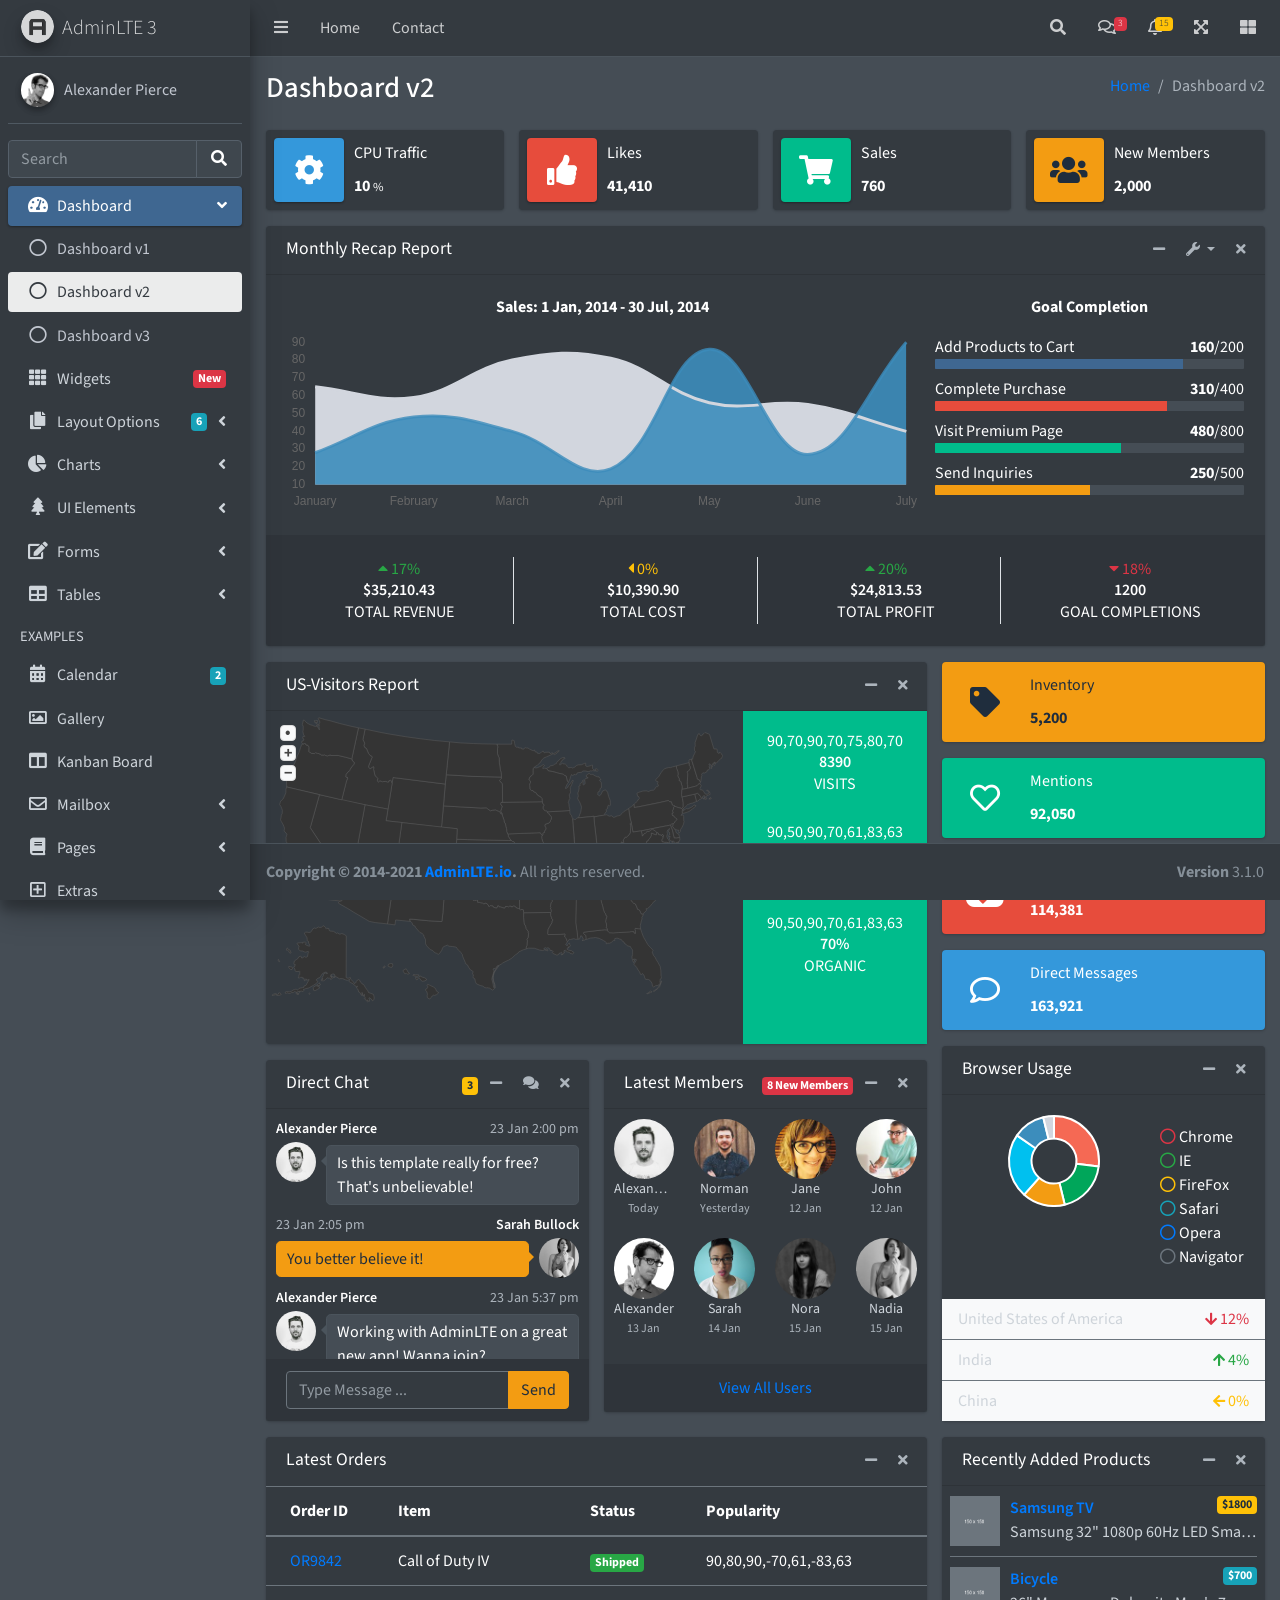
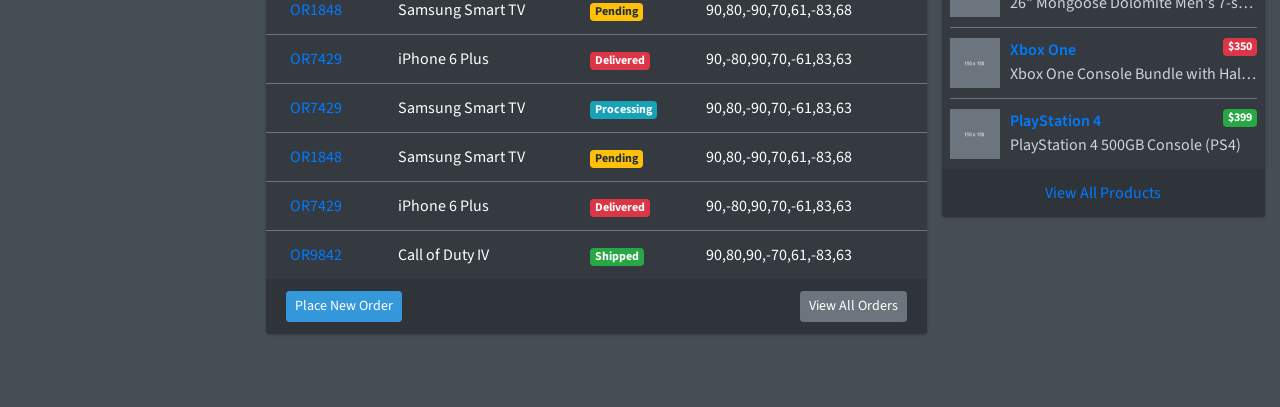
<file: telaah/index2.html>
<!DOCTYPE html>
<html lang="en">
<head>
  <meta charset="utf-8">
  <meta name="viewport" content="width=device-width, initial-scale=1">
  <title>AdminLTE 3 | Dashboard 2</title>

  <!-- Google Font: Source Sans Pro -->
  <link rel="stylesheet" href="https://fonts.googleapis.com/css?family=Source+Sans+Pro:300,400,400i,700&display=fallback">
  <!-- Font Awesome Icons -->
  <link rel="stylesheet" href="plugins/fontawesome-free/css/all.min.css">
  <!-- overlayScrollbars -->
  <link rel="stylesheet" href="plugins/overlayScrollbars/css/OverlayScrollbars.min.css">
  <!-- Theme style -->
  <link rel="stylesheet" href="dist/css/adminlte.min.css">
</head>
<body class="hold-transition dark-mode sidebar-mini layout-fixed layout-navbar-fixed layout-footer-fixed">
<div class="wrapper">

  <!-- Preloader -->
  <div class="preloader flex-column justify-content-center align-items-center">
    <img class="animation__wobble" src="dist/img/AdminLTELogo.png" alt="AdminLTELogo" height="60" width="60">
  </div>

  <!-- Navbar -->
  <nav class="main-header navbar navbar-expand navbar-dark">
    <!-- Left navbar links -->
    <ul class="navbar-nav">
      <li class="nav-item">
        <a class="nav-link" data-widget="pushmenu" href="#" role="button"><i class="fas fa-bars"></i></a>
      </li>
      <li class="nav-item d-none d-sm-inline-block">
        <a href="index3.html" class="nav-link">Home</a>
      </li>
      <li class="nav-item d-none d-sm-inline-block">
        <a href="#" class="nav-link">Contact</a>
      </li>
    </ul>

    <!-- Right navbar links -->
    <ul class="navbar-nav ml-auto">
      <!-- Navbar Search -->
      <li class="nav-item">
        <a class="nav-link" data-widget="navbar-search" href="#" role="button">
          <i class="fas fa-search"></i>
        </a>
        <div class="navbar-search-block">
          <form class="form-inline">
            <div class="input-group input-group-sm">
              <input class="form-control form-control-navbar" type="search" placeholder="Search" aria-label="Search">
              <div class="input-group-append">
                <button class="btn btn-navbar" type="submit">
                  <i class="fas fa-search"></i>
                </button>
                <button class="btn btn-navbar" type="button" data-widget="navbar-search">
                  <i class="fas fa-times"></i>
                </button>
              </div>
            </div>
          </form>
        </div>
      </li>

      <!-- Messages Dropdown Menu -->
      <li class="nav-item dropdown">
        <a class="nav-link" data-toggle="dropdown" href="#">
          <i class="far fa-comments"></i>
          <span class="badge badge-danger navbar-badge">3</span>
        </a>
        <div class="dropdown-menu dropdown-menu-lg dropdown-menu-right">
          <a href="#" class="dropdown-item">
            <!-- Message Start -->
            <div class="media">
              <img src="dist/img/user1-128x128.jpg" alt="User Avatar" class="img-size-50 mr-3 img-circle">
              <div class="media-body">
                <h3 class="dropdown-item-title">
                  Brad Diesel
                  <span class="float-right text-sm text-danger"><i class="fas fa-star"></i></span>
                </h3>
                <p class="text-sm">Call me whenever you can...</p>
                <p class="text-sm text-muted"><i class="far fa-clock mr-1"></i> 4 Hours Ago</p>
              </div>
            </div>
            <!-- Message End -->
          </a>
          <div class="dropdown-divider"></div>
          <a href="#" class="dropdown-item">
            <!-- Message Start -->
            <div class="media">
              <img src="dist/img/user8-128x128.jpg" alt="User Avatar" class="img-size-50 img-circle mr-3">
              <div class="media-body">
                <h3 class="dropdown-item-title">
                  John Pierce
                  <span class="float-right text-sm text-muted"><i class="fas fa-star"></i></span>
                </h3>
                <p class="text-sm">I got your message bro</p>
                <p class="text-sm text-muted"><i class="far fa-clock mr-1"></i> 4 Hours Ago</p>
              </div>
            </div>
            <!-- Message End -->
          </a>
          <div class="dropdown-divider"></div>
          <a href="#" class="dropdown-item">
            <!-- Message Start -->
            <div class="media">
              <img src="dist/img/user3-128x128.jpg" alt="User Avatar" class="img-size-50 img-circle mr-3">
              <div class="media-body">
                <h3 class="dropdown-item-title">
                  Nora Silvester
                  <span class="float-right text-sm text-warning"><i class="fas fa-star"></i></span>
                </h3>
                <p class="text-sm">The subject goes here</p>
                <p class="text-sm text-muted"><i class="far fa-clock mr-1"></i> 4 Hours Ago</p>
              </div>
            </div>
            <!-- Message End -->
          </a>
          <div class="dropdown-divider"></div>
          <a href="#" class="dropdown-item dropdown-footer">See All Messages</a>
        </div>
      </li>
      <!-- Notifications Dropdown Menu -->
      <li class="nav-item dropdown">
        <a class="nav-link" data-toggle="dropdown" href="#">
          <i class="far fa-bell"></i>
          <span class="badge badge-warning navbar-badge">15</span>
        </a>
        <div class="dropdown-menu dropdown-menu-lg dropdown-menu-right">
          <span class="dropdown-item dropdown-header">15 Notifications</span>
          <div class="dropdown-divider"></div>
          <a href="#" class="dropdown-item">
            <i class="fas fa-envelope mr-2"></i> 4 new messages
            <span class="float-right text-muted text-sm">3 mins</span>
          </a>
          <div class="dropdown-divider"></div>
          <a href="#" class="dropdown-item">
            <i class="fas fa-users mr-2"></i> 8 friend requests
            <span class="float-right text-muted text-sm">12 hours</span>
          </a>
          <div class="dropdown-divider"></div>
          <a href="#" class="dropdown-item">
            <i class="fas fa-file mr-2"></i> 3 new reports
            <span class="float-right text-muted text-sm">2 days</span>
          </a>
          <div class="dropdown-divider"></div>
          <a href="#" class="dropdown-item dropdown-footer">See All Notifications</a>
        </div>
      </li>
      <li class="nav-item">
        <a class="nav-link" data-widget="fullscreen" href="#" role="button">
          <i class="fas fa-expand-arrows-alt"></i>
        </a>
      </li>
      <li class="nav-item">
        <a class="nav-link" data-widget="control-sidebar" data-slide="true" href="#" role="button">
          <i class="fas fa-th-large"></i>
        </a>
      </li>
    </ul>
  </nav>
  <!-- /.navbar -->

  <!-- Main Sidebar Container -->
  <aside class="main-sidebar sidebar-dark-primary elevation-4">
    <!-- Brand Logo -->
    <a href="index3.html" class="brand-link">
      <img src="dist/img/AdminLTELogo.png" alt="AdminLTE Logo" class="brand-image img-circle elevation-3" style="opacity: .8">
      <span class="brand-text font-weight-light">AdminLTE 3</span>
    </a>

    <!-- Sidebar -->
    <div class="sidebar">
      <!-- Sidebar user panel (optional) -->
      <div class="user-panel mt-3 pb-3 mb-3 d-flex">
        <div class="image">
          <img src="dist/img/user2-160x160.jpg" class="img-circle elevation-2" alt="User Image">
        </div>
        <div class="info">
          <a href="#" class="d-block">Alexander Pierce</a>
        </div>
      </div>

      <!-- SidebarSearch Form -->
      <div class="form-inline">
        <div class="input-group" data-widget="sidebar-search">
          <input class="form-control form-control-sidebar" type="search" placeholder="Search" aria-label="Search">
          <div class="input-group-append">
            <button class="btn btn-sidebar">
              <i class="fas fa-search fa-fw"></i>
            </button>
          </div>
        </div>
      </div>

      <!-- Sidebar Menu -->
      <nav class="mt-2">
        <ul class="nav nav-pills nav-sidebar flex-column" data-widget="treeview" role="menu" data-accordion="false">
          <!-- Add icons to the links using the .nav-icon class
               with font-awesome or any other icon font library -->
          <li class="nav-item menu-open">
            <a href="#" class="nav-link active">
              <i class="nav-icon fas fa-tachometer-alt"></i>
              <p>
                Dashboard
                <i class="right fas fa-angle-left"></i>
              </p>
            </a>
            <ul class="nav nav-treeview">
              <li class="nav-item">
                <a href="./index.html" class="nav-link">
                  <i class="far fa-circle nav-icon"></i>
                  <p>Dashboard v1</p>
                </a>
              </li>
              <li class="nav-item">
                <a href="./index2.html" class="nav-link active">
                  <i class="far fa-circle nav-icon"></i>
                  <p>Dashboard v2</p>
                </a>
              </li>
              <li class="nav-item">
                <a href="./index3.html" class="nav-link">
                  <i class="far fa-circle nav-icon"></i>
                  <p>Dashboard v3</p>
                </a>
              </li>
            </ul>
          </li>
          <li class="nav-item">
            <a href="pages/widgets.html" class="nav-link">
              <i class="nav-icon fas fa-th"></i>
              <p>
                Widgets
                <span class="right badge badge-danger">New</span>
              </p>
            </a>
          </li>
          <li class="nav-item">
            <a href="#" class="nav-link">
              <i class="nav-icon fas fa-copy"></i>
              <p>
                Layout Options
                <i class="fas fa-angle-left right"></i>
                <span class="badge badge-info right">6</span>
              </p>
            </a>
            <ul class="nav nav-treeview">
              <li class="nav-item">
                <a href="pages/layout/top-nav.html" class="nav-link">
                  <i class="far fa-circle nav-icon"></i>
                  <p>Top Navigation</p>
                </a>
              </li>
              <li class="nav-item">
                <a href="pages/layout/top-nav-sidebar.html" class="nav-link">
                  <i class="far fa-circle nav-icon"></i>
                  <p>Top Navigation + Sidebar</p>
                </a>
              </li>
              <li class="nav-item">
                <a href="pages/layout/boxed.html" class="nav-link">
                  <i class="far fa-circle nav-icon"></i>
                  <p>Boxed</p>
                </a>
              </li>
              <li class="nav-item">
                <a href="pages/layout/fixed-sidebar.html" class="nav-link">
                  <i class="far fa-circle nav-icon"></i>
                  <p>Fixed Sidebar</p>
                </a>
              </li>
              <li class="nav-item">
                <a href="pages/layout/fixed-sidebar-custom.html" class="nav-link">
                  <i class="far fa-circle nav-icon"></i>
                  <p>Fixed Sidebar <small>+ Custom Area</small></p>
                </a>
              </li>
              <li class="nav-item">
                <a href="pages/layout/fixed-topnav.html" class="nav-link">
                  <i class="far fa-circle nav-icon"></i>
                  <p>Fixed Navbar</p>
                </a>
              </li>
              <li class="nav-item">
                <a href="pages/layout/fixed-footer.html" class="nav-link">
                  <i class="far fa-circle nav-icon"></i>
                  <p>Fixed Footer</p>
                </a>
              </li>
              <li class="nav-item">
                <a href="pages/layout/collapsed-sidebar.html" class="nav-link">
                  <i class="far fa-circle nav-icon"></i>
                  <p>Collapsed Sidebar</p>
                </a>
              </li>
            </ul>
          </li>
          <li class="nav-item">
            <a href="#" class="nav-link">
              <i class="nav-icon fas fa-chart-pie"></i>
              <p>
                Charts
                <i class="right fas fa-angle-left"></i>
              </p>
            </a>
            <ul class="nav nav-treeview">
              <li class="nav-item">
                <a href="pages/charts/chartjs.html" class="nav-link">
                  <i class="far fa-circle nav-icon"></i>
                  <p>ChartJS</p>
                </a>
              </li>
              <li class="nav-item">
                <a href="pages/charts/flot.html" class="nav-link">
                  <i class="far fa-circle nav-icon"></i>
                  <p>Flot</p>
                </a>
              </li>
              <li class="nav-item">
                <a href="pages/charts/inline.html" class="nav-link">
                  <i class="far fa-circle nav-icon"></i>
                  <p>Inline</p>
                </a>
              </li>
              <li class="nav-item">
                <a href="pages/charts/uplot.html" class="nav-link">
                  <i class="far fa-circle nav-icon"></i>
                  <p>uPlot</p>
                </a>
              </li>
            </ul>
          </li>
          <li class="nav-item">
            <a href="#" class="nav-link">
              <i class="nav-icon fas fa-tree"></i>
              <p>
                UI Elements
                <i class="fas fa-angle-left right"></i>
              </p>
            </a>
            <ul class="nav nav-treeview">
              <li class="nav-item">
                <a href="pages/UI/general.html" class="nav-link">
                  <i class="far fa-circle nav-icon"></i>
                  <p>General</p>
                </a>
              </li>
              <li class="nav-item">
                <a href="pages/UI/icons.html" class="nav-link">
                  <i class="far fa-circle nav-icon"></i>
                  <p>Icons</p>
                </a>
              </li>
              <li class="nav-item">
                <a href="pages/UI/buttons.html" class="nav-link">
                  <i class="far fa-circle nav-icon"></i>
                  <p>Buttons</p>
                </a>
              </li>
              <li class="nav-item">
                <a href="pages/UI/sliders.html" class="nav-link">
                  <i class="far fa-circle nav-icon"></i>
                  <p>Sliders</p>
                </a>
              </li>
              <li class="nav-item">
                <a href="pages/UI/modals.html" class="nav-link">
                  <i class="far fa-circle nav-icon"></i>
                  <p>Modals & Alerts</p>
                </a>
              </li>
              <li class="nav-item">
                <a href="pages/UI/navbar.html" class="nav-link">
                  <i class="far fa-circle nav-icon"></i>
                  <p>Navbar & Tabs</p>
                </a>
              </li>
              <li class="nav-item">
                <a href="pages/UI/timeline.html" class="nav-link">
                  <i class="far fa-circle nav-icon"></i>
                  <p>Timeline</p>
                </a>
              </li>
              <li class="nav-item">
                <a href="pages/UI/ribbons.html" class="nav-link">
                  <i class="far fa-circle nav-icon"></i>
                  <p>Ribbons</p>
                </a>
              </li>
            </ul>
          </li>
          <li class="nav-item">
            <a href="#" class="nav-link">
              <i class="nav-icon fas fa-edit"></i>
              <p>
                Forms
                <i class="fas fa-angle-left right"></i>
              </p>
            </a>
            <ul class="nav nav-treeview">
              <li class="nav-item">
                <a href="pages/forms/general.html" class="nav-link">
                  <i class="far fa-circle nav-icon"></i>
                  <p>General Elements</p>
                </a>
              </li>
              <li class="nav-item">
                <a href="pages/forms/advanced.html" class="nav-link">
                  <i class="far fa-circle nav-icon"></i>
                  <p>Advanced Elements</p>
                </a>
              </li>
              <li class="nav-item">
                <a href="pages/forms/editors.html" class="nav-link">
                  <i class="far fa-circle nav-icon"></i>
                  <p>Editors</p>
                </a>
              </li>
              <li class="nav-item">
                <a href="pages/forms/validation.html" class="nav-link">
                  <i class="far fa-circle nav-icon"></i>
                  <p>Validation</p>
                </a>
              </li>
            </ul>
          </li>
          <li class="nav-item">
            <a href="#" class="nav-link">
              <i class="nav-icon fas fa-table"></i>
              <p>
                Tables
                <i class="fas fa-angle-left right"></i>
              </p>
            </a>
            <ul class="nav nav-treeview">
              <li class="nav-item">
                <a href="pages/tables/simple.html" class="nav-link">
                  <i class="far fa-circle nav-icon"></i>
                  <p>Simple Tables</p>
                </a>
              </li>
              <li class="nav-item">
                <a href="pages/tables/data.html" class="nav-link">
                  <i class="far fa-circle nav-icon"></i>
                  <p>DataTables</p>
                </a>
              </li>
              <li class="nav-item">
                <a href="pages/tables/jsgrid.html" class="nav-link">
                  <i class="far fa-circle nav-icon"></i>
                  <p>jsGrid</p>
                </a>
              </li>
            </ul>
          </li>
          <li class="nav-header">EXAMPLES</li>
          <li class="nav-item">
            <a href="pages/calendar.html" class="nav-link">
              <i class="nav-icon fas fa-calendar-alt"></i>
              <p>
                Calendar
                <span class="badge badge-info right">2</span>
              </p>
            </a>
          </li>
          <li class="nav-item">
            <a href="pages/gallery.html" class="nav-link">
              <i class="nav-icon far fa-image"></i>
              <p>
                Gallery
              </p>
            </a>
          </li>
          <li class="nav-item">
            <a href="pages/kanban.html" class="nav-link">
              <i class="nav-icon fas fa-columns"></i>
              <p>
                Kanban Board
              </p>
            </a>
          </li>
          <li class="nav-item">
            <a href="#" class="nav-link">
              <i class="nav-icon far fa-envelope"></i>
              <p>
                Mailbox
                <i class="fas fa-angle-left right"></i>
              </p>
            </a>
            <ul class="nav nav-treeview">
              <li class="nav-item">
                <a href="pages/mailbox/mailbox.html" class="nav-link">
                  <i class="far fa-circle nav-icon"></i>
                  <p>Inbox</p>
                </a>
              </li>
              <li class="nav-item">
                <a href="pages/mailbox/compose.html" class="nav-link">
                  <i class="far fa-circle nav-icon"></i>
                  <p>Compose</p>
                </a>
              </li>
              <li class="nav-item">
                <a href="pages/mailbox/read-mail.html" class="nav-link">
                  <i class="far fa-circle nav-icon"></i>
                  <p>Read</p>
                </a>
              </li>
            </ul>
          </li>
          <li class="nav-item">
            <a href="#" class="nav-link">
              <i class="nav-icon fas fa-book"></i>
              <p>
                Pages
                <i class="fas fa-angle-left right"></i>
              </p>
            </a>
            <ul class="nav nav-treeview">
              <li class="nav-item">
                <a href="pages/examples/invoice.html" class="nav-link">
                  <i class="far fa-circle nav-icon"></i>
                  <p>Invoice</p>
                </a>
              </li>
              <li class="nav-item">
                <a href="pages/examples/profile.html" class="nav-link">
                  <i class="far fa-circle nav-icon"></i>
                  <p>Profile</p>
                </a>
              </li>
              <li class="nav-item">
                <a href="pages/examples/e-commerce.html" class="nav-link">
                  <i class="far fa-circle nav-icon"></i>
                  <p>E-commerce</p>
                </a>
              </li>
              <li class="nav-item">
                <a href="pages/examples/projects.html" class="nav-link">
                  <i class="far fa-circle nav-icon"></i>
                  <p>Projects</p>
                </a>
              </li>
              <li class="nav-item">
                <a href="pages/examples/project-add.html" class="nav-link">
                  <i class="far fa-circle nav-icon"></i>
                  <p>Project Add</p>
                </a>
              </li>
              <li class="nav-item">
                <a href="pages/examples/project-edit.html" class="nav-link">
                  <i class="far fa-circle nav-icon"></i>
                  <p>Project Edit</p>
                </a>
              </li>
              <li class="nav-item">
                <a href="pages/examples/project-detail.html" class="nav-link">
                  <i class="far fa-circle nav-icon"></i>
                  <p>Project Detail</p>
                </a>
              </li>
              <li class="nav-item">
                <a href="pages/examples/contacts.html" class="nav-link">
                  <i class="far fa-circle nav-icon"></i>
                  <p>Contacts</p>
                </a>
              </li>
              <li class="nav-item">
                <a href="pages/examples/faq.html" class="nav-link">
                  <i class="far fa-circle nav-icon"></i>
                  <p>FAQ</p>
                </a>
              </li>
              <li class="nav-item">
                <a href="pages/examples/contact-us.html" class="nav-link">
                  <i class="far fa-circle nav-icon"></i>
                  <p>Contact us</p>
                </a>
              </li>
            </ul>
          </li>
          <li class="nav-item">
            <a href="#" class="nav-link">
              <i class="nav-icon far fa-plus-square"></i>
              <p>
                Extras
                <i class="fas fa-angle-left right"></i>
              </p>
            </a>
            <ul class="nav nav-treeview">
              <li class="nav-item">
                <a href="#" class="nav-link">
                  <i class="far fa-circle nav-icon"></i>
                  <p>
                    Login & Register v1
                    <i class="fas fa-angle-left right"></i>
                  </p>
                </a>
                <ul class="nav nav-treeview">
                  <li class="nav-item">
                    <a href="pages/examples/login.html" class="nav-link">
                      <i class="far fa-circle nav-icon"></i>
                      <p>Login v1</p>
                    </a>
                  </li>
                  <li class="nav-item">
                    <a href="pages/examples/register.html" class="nav-link">
                      <i class="far fa-circle nav-icon"></i>
                      <p>Register v1</p>
                    </a>
                  </li>
                  <li class="nav-item">
                    <a href="pages/examples/forgot-password.html" class="nav-link">
                      <i class="far fa-circle nav-icon"></i>
                      <p>Forgot Password v1</p>
                    </a>
                  </li>
                  <li class="nav-item">
                    <a href="pages/examples/recover-password.html" class="nav-link">
                      <i class="far fa-circle nav-icon"></i>
                      <p>Recover Password v1</p>
                    </a>
                  </li>
                </ul>
              </li>
              <li class="nav-item">
                <a href="#" class="nav-link">
                  <i class="far fa-circle nav-icon"></i>
                  <p>
                    Login & Register v2
                    <i class="fas fa-angle-left right"></i>
                  </p>
                </a>
                <ul class="nav nav-treeview">
                  <li class="nav-item">
                    <a href="pages/examples/login-v2.html" class="nav-link">
                      <i class="far fa-circle nav-icon"></i>
                      <p>Login v2</p>
                    </a>
                  </li>
                  <li class="nav-item">
                    <a href="pages/examples/register-v2.html" class="nav-link">
                      <i class="far fa-circle nav-icon"></i>
                      <p>Register v2</p>
                    </a>
                  </li>
                  <li class="nav-item">
                    <a href="pages/examples/forgot-password-v2.html" class="nav-link">
                      <i class="far fa-circle nav-icon"></i>
                      <p>Forgot Password v2</p>
                    </a>
                  </li>
                  <li class="nav-item">
                    <a href="pages/examples/recover-password-v2.html" class="nav-link">
                      <i class="far fa-circle nav-icon"></i>
                      <p>Recover Password v2</p>
                    </a>
                  </li>
                </ul>
              </li>
              <li class="nav-item">
                <a href="pages/examples/lockscreen.html" class="nav-link">
                  <i class="far fa-circle nav-icon"></i>
                  <p>Lockscreen</p>
                </a>
              </li>
              <li class="nav-item">
                <a href="pages/examples/legacy-user-menu.html" class="nav-link">
                  <i class="far fa-circle nav-icon"></i>
                  <p>Legacy User Menu</p>
                </a>
              </li>
              <li class="nav-item">
                <a href="pages/examples/language-menu.html" class="nav-link">
                  <i class="far fa-circle nav-icon"></i>
                  <p>Language Menu</p>
                </a>
              </li>
              <li class="nav-item">
                <a href="pages/examples/404.html" class="nav-link">
                  <i class="far fa-circle nav-icon"></i>
                  <p>Error 404</p>
                </a>
              </li>
              <li class="nav-item">
                <a href="pages/examples/500.html" class="nav-link">
                  <i class="far fa-circle nav-icon"></i>
                  <p>Error 500</p>
                </a>
              </li>
              <li class="nav-item">
                <a href="pages/examples/pace.html" class="nav-link">
                  <i class="far fa-circle nav-icon"></i>
                  <p>Pace</p>
                </a>
              </li>
              <li class="nav-item">
                <a href="pages/examples/blank.html" class="nav-link">
                  <i class="far fa-circle nav-icon"></i>
                  <p>Blank Page</p>
                </a>
              </li>
              <li class="nav-item">
                <a href="starter.html" class="nav-link">
                  <i class="far fa-circle nav-icon"></i>
                  <p>Starter Page</p>
                </a>
              </li>
            </ul>
          </li>
          <li class="nav-item">
            <a href="#" class="nav-link">
              <i class="nav-icon fas fa-search"></i>
              <p>
                Search
                <i class="fas fa-angle-left right"></i>
              </p>
            </a>
            <ul class="nav nav-treeview">
              <li class="nav-item">
                <a href="pages/search/simple.html" class="nav-link">
                  <i class="far fa-circle nav-icon"></i>
                  <p>Simple Search</p>
                </a>
              </li>
              <li class="nav-item">
                <a href="pages/search/enhanced.html" class="nav-link">
                  <i class="far fa-circle nav-icon"></i>
                  <p>Enhanced</p>
                </a>
              </li>
            </ul>
          </li>
          <li class="nav-header">MISCELLANEOUS</li>
          <li class="nav-item">
            <a href="iframe.html" class="nav-link">
              <i class="nav-icon fas fa-ellipsis-h"></i>
              <p>Tabbed IFrame Plugin</p>
            </a>
          </li>
          <li class="nav-item">
            <a href="https://adminlte.io/docs/3.1/" class="nav-link">
              <i class="nav-icon fas fa-file"></i>
              <p>Documentation</p>
            </a>
          </li>
          <li class="nav-header">MULTI LEVEL EXAMPLE</li>
          <li class="nav-item">
            <a href="#" class="nav-link">
              <i class="fas fa-circle nav-icon"></i>
              <p>Level 1</p>
            </a>
          </li>
          <li class="nav-item">
            <a href="#" class="nav-link">
              <i class="nav-icon fas fa-circle"></i>
              <p>
                Level 1
                <i class="right fas fa-angle-left"></i>
              </p>
            </a>
            <ul class="nav nav-treeview">
              <li class="nav-item">
                <a href="#" class="nav-link">
                  <i class="far fa-circle nav-icon"></i>
                  <p>Level 2</p>
                </a>
              </li>
              <li class="nav-item">
                <a href="#" class="nav-link">
                  <i class="far fa-circle nav-icon"></i>
                  <p>
                    Level 2
                    <i class="right fas fa-angle-left"></i>
                  </p>
                </a>
                <ul class="nav nav-treeview">
                  <li class="nav-item">
                    <a href="#" class="nav-link">
                      <i class="far fa-dot-circle nav-icon"></i>
                      <p>Level 3</p>
                    </a>
                  </li>
                  <li class="nav-item">
                    <a href="#" class="nav-link">
                      <i class="far fa-dot-circle nav-icon"></i>
                      <p>Level 3</p>
                    </a>
                  </li>
                  <li class="nav-item">
                    <a href="#" class="nav-link">
                      <i class="far fa-dot-circle nav-icon"></i>
                      <p>Level 3</p>
                    </a>
                  </li>
                </ul>
              </li>
              <li class="nav-item">
                <a href="#" class="nav-link">
                  <i class="far fa-circle nav-icon"></i>
                  <p>Level 2</p>
                </a>
              </li>
            </ul>
          </li>
          <li class="nav-item">
            <a href="#" class="nav-link">
              <i class="fas fa-circle nav-icon"></i>
              <p>Level 1</p>
            </a>
          </li>
          <li class="nav-header">LABELS</li>
          <li class="nav-item">
            <a href="#" class="nav-link">
              <i class="nav-icon far fa-circle text-danger"></i>
              <p class="text">Important</p>
            </a>
          </li>
          <li class="nav-item">
            <a href="#" class="nav-link">
              <i class="nav-icon far fa-circle text-warning"></i>
              <p>Warning</p>
            </a>
          </li>
          <li class="nav-item">
            <a href="#" class="nav-link">
              <i class="nav-icon far fa-circle text-info"></i>
              <p>Informational</p>
            </a>
          </li>
        </ul>
      </nav>
      <!-- /.sidebar-menu -->
    </div>
    <!-- /.sidebar -->
  </aside>

  <!-- Content Wrapper. Contains page content -->
  <div class="content-wrapper">
    <!-- Content Header (Page header) -->
    <div class="content-header">
      <div class="container-fluid">
        <div class="row mb-2">
          <div class="col-sm-6">
            <h1 class="m-0">Dashboard v2</h1>
          </div><!-- /.col -->
          <div class="col-sm-6">
            <ol class="breadcrumb float-sm-right">
              <li class="breadcrumb-item"><a href="#">Home</a></li>
              <li class="breadcrumb-item active">Dashboard v2</li>
            </ol>
          </div><!-- /.col -->
        </div><!-- /.row -->
      </div><!-- /.container-fluid -->
    </div>
    <!-- /.content-header -->

    <!-- Main content -->
    <section class="content">
      <div class="container-fluid">
        <!-- Info boxes -->
        <div class="row">
          <div class="col-12 col-sm-6 col-md-3">
            <div class="info-box">
              <span class="info-box-icon bg-info elevation-1"><i class="fas fa-cog"></i></span>

              <div class="info-box-content">
                <span class="info-box-text">CPU Traffic</span>
                <span class="info-box-number">
                  10
                  <small>%</small>
                </span>
              </div>
              <!-- /.info-box-content -->
            </div>
            <!-- /.info-box -->
          </div>
          <!-- /.col -->
          <div class="col-12 col-sm-6 col-md-3">
            <div class="info-box mb-3">
              <span class="info-box-icon bg-danger elevation-1"><i class="fas fa-thumbs-up"></i></span>

              <div class="info-box-content">
                <span class="info-box-text">Likes</span>
                <span class="info-box-number">41,410</span>
              </div>
              <!-- /.info-box-content -->
            </div>
            <!-- /.info-box -->
          </div>
          <!-- /.col -->

          <!-- fix for small devices only -->
          <div class="clearfix hidden-md-up"></div>

          <div class="col-12 col-sm-6 col-md-3">
            <div class="info-box mb-3">
              <span class="info-box-icon bg-success elevation-1"><i class="fas fa-shopping-cart"></i></span>

              <div class="info-box-content">
                <span class="info-box-text">Sales</span>
                <span class="info-box-number">760</span>
              </div>
              <!-- /.info-box-content -->
            </div>
            <!-- /.info-box -->
          </div>
          <!-- /.col -->
          <div class="col-12 col-sm-6 col-md-3">
            <div class="info-box mb-3">
              <span class="info-box-icon bg-warning elevation-1"><i class="fas fa-users"></i></span>

              <div class="info-box-content">
                <span class="info-box-text">New Members</span>
                <span class="info-box-number">2,000</span>
              </div>
              <!-- /.info-box-content -->
            </div>
            <!-- /.info-box -->
          </div>
          <!-- /.col -->
        </div>
        <!-- /.row -->

        <div class="row">
          <div class="col-md-12">
            <div class="card">
              <div class="card-header">
                <h5 class="card-title">Monthly Recap Report</h5>

                <div class="card-tools">
                  <button type="button" class="btn btn-tool" data-card-widget="collapse">
                    <i class="fas fa-minus"></i>
                  </button>
                  <div class="btn-group">
                    <button type="button" class="btn btn-tool dropdown-toggle" data-toggle="dropdown">
                      <i class="fas fa-wrench"></i>
                    </button>
                    <div class="dropdown-menu dropdown-menu-right" role="menu">
                      <a href="#" class="dropdown-item">Action</a>
                      <a href="#" class="dropdown-item">Another action</a>
                      <a href="#" class="dropdown-item">Something else here</a>
                      <a class="dropdown-divider"></a>
                      <a href="#" class="dropdown-item">Separated link</a>
                    </div>
                  </div>
                  <button type="button" class="btn btn-tool" data-card-widget="remove">
                    <i class="fas fa-times"></i>
                  </button>
                </div>
              </div>
              <!-- /.card-header -->
              <div class="card-body">
                <div class="row">
                  <div class="col-md-8">
                    <p class="text-center">
                      <strong>Sales: 1 Jan, 2014 - 30 Jul, 2014</strong>
                    </p>

                    <div class="chart">
                      <!-- Sales Chart Canvas -->
                      <canvas id="salesChart" height="180" style="height: 180px;"></canvas>
                    </div>
                    <!-- /.chart-responsive -->
                  </div>
                  <!-- /.col -->
                  <div class="col-md-4">
                    <p class="text-center">
                      <strong>Goal Completion</strong>
                    </p>

                    <div class="progress-group">
                      Add Products to Cart
                      <span class="float-right"><b>160</b>/200</span>
                      <div class="progress progress-sm">
                        <div class="progress-bar bg-primary" style="width: 80%"></div>
                      </div>
                    </div>
                    <!-- /.progress-group -->

                    <div class="progress-group">
                      Complete Purchase
                      <span class="float-right"><b>310</b>/400</span>
                      <div class="progress progress-sm">
                        <div class="progress-bar bg-danger" style="width: 75%"></div>
                      </div>
                    </div>

                    <!-- /.progress-group -->
                    <div class="progress-group">
                      <span class="progress-text">Visit Premium Page</span>
                      <span class="float-right"><b>480</b>/800</span>
                      <div class="progress progress-sm">
                        <div class="progress-bar bg-success" style="width: 60%"></div>
                      </div>
                    </div>

                    <!-- /.progress-group -->
                    <div class="progress-group">
                      Send Inquiries
                      <span class="float-right"><b>250</b>/500</span>
                      <div class="progress progress-sm">
                        <div class="progress-bar bg-warning" style="width: 50%"></div>
                      </div>
                    </div>
                    <!-- /.progress-group -->
                  </div>
                  <!-- /.col -->
                </div>
                <!-- /.row -->
              </div>
              <!-- ./card-body -->
              <div class="card-footer">
                <div class="row">
                  <div class="col-sm-3 col-6">
                    <div class="description-block border-right">
                      <span class="description-percentage text-success"><i class="fas fa-caret-up"></i> 17%</span>
                      <h5 class="description-header">$35,210.43</h5>
                      <span class="description-text">TOTAL REVENUE</span>
                    </div>
                    <!-- /.description-block -->
                  </div>
                  <!-- /.col -->
                  <div class="col-sm-3 col-6">
                    <div class="description-block border-right">
                      <span class="description-percentage text-warning"><i class="fas fa-caret-left"></i> 0%</span>
                      <h5 class="description-header">$10,390.90</h5>
                      <span class="description-text">TOTAL COST</span>
                    </div>
                    <!-- /.description-block -->
                  </div>
                  <!-- /.col -->
                  <div class="col-sm-3 col-6">
                    <div class="description-block border-right">
                      <span class="description-percentage text-success"><i class="fas fa-caret-up"></i> 20%</span>
                      <h5 class="description-header">$24,813.53</h5>
                      <span class="description-text">TOTAL PROFIT</span>
                    </div>
                    <!-- /.description-block -->
                  </div>
                  <!-- /.col -->
                  <div class="col-sm-3 col-6">
                    <div class="description-block">
                      <span class="description-percentage text-danger"><i class="fas fa-caret-down"></i> 18%</span>
                      <h5 class="description-header">1200</h5>
                      <span class="description-text">GOAL COMPLETIONS</span>
                    </div>
                    <!-- /.description-block -->
                  </div>
                </div>
                <!-- /.row -->
              </div>
              <!-- /.card-footer -->
            </div>
            <!-- /.card -->
          </div>
          <!-- /.col -->
        </div>
        <!-- /.row -->

        <!-- Main row -->
        <div class="row">
          <!-- Left col -->
          <div class="col-md-8">
            <!-- MAP & BOX PANE -->
            <div class="card">
              <div class="card-header">
                <h3 class="card-title">US-Visitors Report</h3>

                <div class="card-tools">
                  <button type="button" class="btn btn-tool" data-card-widget="collapse">
                    <i class="fas fa-minus"></i>
                  </button>
                  <button type="button" class="btn btn-tool" data-card-widget="remove">
                    <i class="fas fa-times"></i>
                  </button>
                </div>
              </div>
              <!-- /.card-header -->
              <div class="card-body p-0">
                <div class="d-md-flex">
                  <div class="p-1 flex-fill" style="overflow: hidden">
                    <!-- Map will be created here -->
                    <div id="world-map-markers" style="height: 325px; overflow: hidden">
                      <div class="map"></div>
                    </div>
                  </div>
                  <div class="card-pane-right bg-success pt-2 pb-2 pl-4 pr-4">
                    <div class="description-block mb-4">
                      <div class="sparkbar pad" data-color="#fff">90,70,90,70,75,80,70</div>
                      <h5 class="description-header">8390</h5>
                      <span class="description-text">Visits</span>
                    </div>
                    <!-- /.description-block -->
                    <div class="description-block mb-4">
                      <div class="sparkbar pad" data-color="#fff">90,50,90,70,61,83,63</div>
                      <h5 class="description-header">30%</h5>
                      <span class="description-text">Referrals</span>
                    </div>
                    <!-- /.description-block -->
                    <div class="description-block">
                      <div class="sparkbar pad" data-color="#fff">90,50,90,70,61,83,63</div>
                      <h5 class="description-header">70%</h5>
                      <span class="description-text">Organic</span>
                    </div>
                    <!-- /.description-block -->
                  </div><!-- /.card-pane-right -->
                </div><!-- /.d-md-flex -->
              </div>
              <!-- /.card-body -->
            </div>
            <!-- /.card -->
            <div class="row">
              <div class="col-md-6">
                <!-- DIRECT CHAT -->
                <div class="card direct-chat direct-chat-warning">
                  <div class="card-header">
                    <h3 class="card-title">Direct Chat</h3>

                    <div class="card-tools">
                      <span title="3 New Messages" class="badge badge-warning">3</span>
                      <button type="button" class="btn btn-tool" data-card-widget="collapse">
                        <i class="fas fa-minus"></i>
                      </button>
                      <button type="button" class="btn btn-tool" title="Contacts" data-widget="chat-pane-toggle">
                        <i class="fas fa-comments"></i>
                      </button>
                      <button type="button" class="btn btn-tool" data-card-widget="remove">
                        <i class="fas fa-times"></i>
                      </button>
                    </div>
                  </div>
                  <!-- /.card-header -->
                  <div class="card-body">
                    <!-- Conversations are loaded here -->
                    <div class="direct-chat-messages">
                      <!-- Message. Default to the left -->
                      <div class="direct-chat-msg">
                        <div class="direct-chat-infos clearfix">
                          <span class="direct-chat-name float-left">Alexander Pierce</span>
                          <span class="direct-chat-timestamp float-right">23 Jan 2:00 pm</span>
                        </div>
                        <!-- /.direct-chat-infos -->
                        <img class="direct-chat-img" src="dist/img/user1-128x128.jpg" alt="message user image">
                        <!-- /.direct-chat-img -->
                        <div class="direct-chat-text">
                          Is this template really for free? That's unbelievable!
                        </div>
                        <!-- /.direct-chat-text -->
                      </div>
                      <!-- /.direct-chat-msg -->

                      <!-- Message to the right -->
                      <div class="direct-chat-msg right">
                        <div class="direct-chat-infos clearfix">
                          <span class="direct-chat-name float-right">Sarah Bullock</span>
                          <span class="direct-chat-timestamp float-left">23 Jan 2:05 pm</span>
                        </div>
                        <!-- /.direct-chat-infos -->
                        <img class="direct-chat-img" src="dist/img/user3-128x128.jpg" alt="message user image">
                        <!-- /.direct-chat-img -->
                        <div class="direct-chat-text">
                          You better believe it!
                        </div>
                        <!-- /.direct-chat-text -->
                      </div>
                      <!-- /.direct-chat-msg -->

                      <!-- Message. Default to the left -->
                      <div class="direct-chat-msg">
                        <div class="direct-chat-infos clearfix">
                          <span class="direct-chat-name float-left">Alexander Pierce</span>
                          <span class="direct-chat-timestamp float-right">23 Jan 5:37 pm</span>
                        </div>
                        <!-- /.direct-chat-infos -->
                        <img class="direct-chat-img" src="dist/img/user1-128x128.jpg" alt="message user image">
                        <!-- /.direct-chat-img -->
                        <div class="direct-chat-text">
                          Working with AdminLTE on a great new app! Wanna join?
                        </div>
                        <!-- /.direct-chat-text -->
                      </div>
                      <!-- /.direct-chat-msg -->

                      <!-- Message to the right -->
                      <div class="direct-chat-msg right">
                        <div class="direct-chat-infos clearfix">
                          <span class="direct-chat-name float-right">Sarah Bullock</span>
                          <span class="direct-chat-timestamp float-left">23 Jan 6:10 pm</span>
                        </div>
                        <!-- /.direct-chat-infos -->
                        <img class="direct-chat-img" src="dist/img/user3-128x128.jpg" alt="message user image">
                        <!-- /.direct-chat-img -->
                        <div class="direct-chat-text">
                          I would love to.
                        </div>
                        <!-- /.direct-chat-text -->
                      </div>
                      <!-- /.direct-chat-msg -->

                    </div>
                    <!--/.direct-chat-messages-->

                    <!-- Contacts are loaded here -->
                    <div class="direct-chat-contacts">
                      <ul class="contacts-list">
                        <li>
                          <a href="#">
                            <img class="contacts-list-img" src="dist/img/user1-128x128.jpg" alt="User Avatar">

                            <div class="contacts-list-info">
                              <span class="contacts-list-name">
                                Count Dracula
                                <small class="contacts-list-date float-right">2/28/2015</small>
                              </span>
                              <span class="contacts-list-msg">How have you been? I was...</span>
                            </div>
                            <!-- /.contacts-list-info -->
                          </a>
                        </li>
                        <!-- End Contact Item -->
                        <li>
                          <a href="#">
                            <img class="contacts-list-img" src="dist/img/user7-128x128.jpg" alt="User Avatar">

                            <div class="contacts-list-info">
                              <span class="contacts-list-name">
                                Sarah Doe
                                <small class="contacts-list-date float-right">2/23/2015</small>
                              </span>
                              <span class="contacts-list-msg">I will be waiting for...</span>
                            </div>
                            <!-- /.contacts-list-info -->
                          </a>
                        </li>
                        <!-- End Contact Item -->
                        <li>
                          <a href="#">
                            <img class="contacts-list-img" src="dist/img/user3-128x128.jpg" alt="User Avatar">

                            <div class="contacts-list-info">
                              <span class="contacts-list-name">
                                Nadia Jolie
                                <small class="contacts-list-date float-right">2/20/2015</small>
                              </span>
                              <span class="contacts-list-msg">I'll call you back at...</span>
                            </div>
                            <!-- /.contacts-list-info -->
                          </a>
                        </li>
                        <!-- End Contact Item -->
                        <li>
                          <a href="#">
                            <img class="contacts-list-img" src="dist/img/user5-128x128.jpg" alt="User Avatar">

                            <div class="contacts-list-info">
                              <span class="contacts-list-name">
                                Nora S. Vans
                                <small class="contacts-list-date float-right">2/10/2015</small>
                              </span>
                              <span class="contacts-list-msg">Where is your new...</span>
                            </div>
                            <!-- /.contacts-list-info -->
                          </a>
                        </li>
                        <!-- End Contact Item -->
                        <li>
                          <a href="#">
                            <img class="contacts-list-img" src="dist/img/user6-128x128.jpg" alt="User Avatar">

                            <div class="contacts-list-info">
                              <span class="contacts-list-name">
                                John K.
                                <small class="contacts-list-date float-right">1/27/2015</small>
                              </span>
                              <span class="contacts-list-msg">Can I take a look at...</span>
                            </div>
                            <!-- /.contacts-list-info -->
                          </a>
                        </li>
                        <!-- End Contact Item -->
                        <li>
                          <a href="#">
                            <img class="contacts-list-img" src="dist/img/user8-128x128.jpg" alt="User Avatar">

                            <div class="contacts-list-info">
                              <span class="contacts-list-name">
                                Kenneth M.
                                <small class="contacts-list-date float-right">1/4/2015</small>
                              </span>
                              <span class="contacts-list-msg">Never mind I found...</span>
                            </div>
                            <!-- /.contacts-list-info -->
                          </a>
                        </li>
                        <!-- End Contact Item -->
                      </ul>
                      <!-- /.contacts-list -->
                    </div>
                    <!-- /.direct-chat-pane -->
                  </div>
                  <!-- /.card-body -->
                  <div class="card-footer">
                    <form action="#" method="post">
                      <div class="input-group">
                        <input type="text" name="message" placeholder="Type Message ..." class="form-control">
                        <span class="input-group-append">
                          <button type="button" class="btn btn-warning">Send</button>
                        </span>
                      </div>
                    </form>
                  </div>
                  <!-- /.card-footer-->
                </div>
                <!--/.direct-chat -->
              </div>
              <!-- /.col -->

              <div class="col-md-6">
                <!-- USERS LIST -->
                <div class="card">
                  <div class="card-header">
                    <h3 class="card-title">Latest Members</h3>

                    <div class="card-tools">
                      <span class="badge badge-danger">8 New Members</span>
                      <button type="button" class="btn btn-tool" data-card-widget="collapse">
                        <i class="fas fa-minus"></i>
                      </button>
                      <button type="button" class="btn btn-tool" data-card-widget="remove">
                        <i class="fas fa-times"></i>
                      </button>
                    </div>
                  </div>
                  <!-- /.card-header -->
                  <div class="card-body p-0">
                    <ul class="users-list clearfix">
                      <li>
                        <img src="dist/img/user1-128x128.jpg" alt="User Image">
                        <a class="users-list-name" href="#">Alexander Pierce</a>
                        <span class="users-list-date">Today</span>
                      </li>
                      <li>
                        <img src="dist/img/user8-128x128.jpg" alt="User Image">
                        <a class="users-list-name" href="#">Norman</a>
                        <span class="users-list-date">Yesterday</span>
                      </li>
                      <li>
                        <img src="dist/img/user7-128x128.jpg" alt="User Image">
                        <a class="users-list-name" href="#">Jane</a>
                        <span class="users-list-date">12 Jan</span>
                      </li>
                      <li>
                        <img src="dist/img/user6-128x128.jpg" alt="User Image">
                        <a class="users-list-name" href="#">John</a>
                        <span class="users-list-date">12 Jan</span>
                      </li>
                      <li>
                        <img src="dist/img/user2-160x160.jpg" alt="User Image">
                        <a class="users-list-name" href="#">Alexander</a>
                        <span class="users-list-date">13 Jan</span>
                      </li>
                      <li>
                        <img src="dist/img/user5-128x128.jpg" alt="User Image">
                        <a class="users-list-name" href="#">Sarah</a>
                        <span class="users-list-date">14 Jan</span>
                      </li>
                      <li>
                        <img src="dist/img/user4-128x128.jpg" alt="User Image">
                        <a class="users-list-name" href="#">Nora</a>
                        <span class="users-list-date">15 Jan</span>
                      </li>
                      <li>
                        <img src="dist/img/user3-128x128.jpg" alt="User Image">
                        <a class="users-list-name" href="#">Nadia</a>
                        <span class="users-list-date">15 Jan</span>
                      </li>
                    </ul>
                    <!-- /.users-list -->
                  </div>
                  <!-- /.card-body -->
                  <div class="card-footer text-center">
                    <a href="javascript:">View All Users</a>
                  </div>
                  <!-- /.card-footer -->
                </div>
                <!--/.card -->
              </div>
              <!-- /.col -->
            </div>
            <!-- /.row -->

            <!-- TABLE: LATEST ORDERS -->
            <div class="card">
              <div class="card-header border-transparent">
                <h3 class="card-title">Latest Orders</h3>

                <div class="card-tools">
                  <button type="button" class="btn btn-tool" data-card-widget="collapse">
                    <i class="fas fa-minus"></i>
                  </button>
                  <button type="button" class="btn btn-tool" data-card-widget="remove">
                    <i class="fas fa-times"></i>
                  </button>
                </div>
              </div>
              <!-- /.card-header -->
              <div class="card-body p-0">
                <div class="table-responsive">
                  <table class="table m-0">
                    <thead>
                    <tr>
                      <th>Order ID</th>
                      <th>Item</th>
                      <th>Status</th>
                      <th>Popularity</th>
                    </tr>
                    </thead>
                    <tbody>
                    <tr>
                      <td><a href="pages/examples/invoice.html">OR9842</a></td>
                      <td>Call of Duty IV</td>
                      <td><span class="badge badge-success">Shipped</span></td>
                      <td>
                        <div class="sparkbar" data-color="#00a65a" data-height="20">90,80,90,-70,61,-83,63</div>
                      </td>
                    </tr>
                    <tr>
                      <td><a href="pages/examples/invoice.html">OR1848</a></td>
                      <td>Samsung Smart TV</td>
                      <td><span class="badge badge-warning">Pending</span></td>
                      <td>
                        <div class="sparkbar" data-color="#f39c12" data-height="20">90,80,-90,70,61,-83,68</div>
                      </td>
                    </tr>
                    <tr>
                      <td><a href="pages/examples/invoice.html">OR7429</a></td>
                      <td>iPhone 6 Plus</td>
                      <td><span class="badge badge-danger">Delivered</span></td>
                      <td>
                        <div class="sparkbar" data-color="#f56954" data-height="20">90,-80,90,70,-61,83,63</div>
                      </td>
                    </tr>
                    <tr>
                      <td><a href="pages/examples/invoice.html">OR7429</a></td>
                      <td>Samsung Smart TV</td>
                      <td><span class="badge badge-info">Processing</span></td>
                      <td>
                        <div class="sparkbar" data-color="#00c0ef" data-height="20">90,80,-90,70,-61,83,63</div>
                      </td>
                    </tr>
                    <tr>
                      <td><a href="pages/examples/invoice.html">OR1848</a></td>
                      <td>Samsung Smart TV</td>
                      <td><span class="badge badge-warning">Pending</span></td>
                      <td>
                        <div class="sparkbar" data-color="#f39c12" data-height="20">90,80,-90,70,61,-83,68</div>
                      </td>
                    </tr>
                    <tr>
                      <td><a href="pages/examples/invoice.html">OR7429</a></td>
                      <td>iPhone 6 Plus</td>
                      <td><span class="badge badge-danger">Delivered</span></td>
                      <td>
                        <div class="sparkbar" data-color="#f56954" data-height="20">90,-80,90,70,-61,83,63</div>
                      </td>
                    </tr>
                    <tr>
                      <td><a href="pages/examples/invoice.html">OR9842</a></td>
                      <td>Call of Duty IV</td>
                      <td><span class="badge badge-success">Shipped</span></td>
                      <td>
                        <div class="sparkbar" data-color="#00a65a" data-height="20">90,80,90,-70,61,-83,63</div>
                      </td>
                    </tr>
                    </tbody>
                  </table>
                </div>
                <!-- /.table-responsive -->
              </div>
              <!-- /.card-body -->
              <div class="card-footer clearfix">
                <a href="javascript:void(0)" class="btn btn-sm btn-info float-left">Place New Order</a>
                <a href="javascript:void(0)" class="btn btn-sm btn-secondary float-right">View All Orders</a>
              </div>
              <!-- /.card-footer -->
            </div>
            <!-- /.card -->
          </div>
          <!-- /.col -->

          <div class="col-md-4">
            <!-- Info Boxes Style 2 -->
            <div class="info-box mb-3 bg-warning">
              <span class="info-box-icon"><i class="fas fa-tag"></i></span>

              <div class="info-box-content">
                <span class="info-box-text">Inventory</span>
                <span class="info-box-number">5,200</span>
              </div>
              <!-- /.info-box-content -->
            </div>
            <!-- /.info-box -->
            <div class="info-box mb-3 bg-success">
              <span class="info-box-icon"><i class="far fa-heart"></i></span>

              <div class="info-box-content">
                <span class="info-box-text">Mentions</span>
                <span class="info-box-number">92,050</span>
              </div>
              <!-- /.info-box-content -->
            </div>
            <!-- /.info-box -->
            <div class="info-box mb-3 bg-danger">
              <span class="info-box-icon"><i class="fas fa-cloud-download-alt"></i></span>

              <div class="info-box-content">
                <span class="info-box-text">Downloads</span>
                <span class="info-box-number">114,381</span>
              </div>
              <!-- /.info-box-content -->
            </div>
            <!-- /.info-box -->
            <div class="info-box mb-3 bg-info">
              <span class="info-box-icon"><i class="far fa-comment"></i></span>

              <div class="info-box-content">
                <span class="info-box-text">Direct Messages</span>
                <span class="info-box-number">163,921</span>
              </div>
              <!-- /.info-box-content -->
            </div>
            <!-- /.info-box -->

            <div class="card">
              <div class="card-header">
                <h3 class="card-title">Browser Usage</h3>

                <div class="card-tools">
                  <button type="button" class="btn btn-tool" data-card-widget="collapse">
                    <i class="fas fa-minus"></i>
                  </button>
                  <button type="button" class="btn btn-tool" data-card-widget="remove">
                    <i class="fas fa-times"></i>
                  </button>
                </div>
              </div>
              <!-- /.card-header -->
              <div class="card-body">
                <div class="row">
                  <div class="col-md-8">
                    <div class="chart-responsive">
                      <canvas id="pieChart" height="150"></canvas>
                    </div>
                    <!-- ./chart-responsive -->
                  </div>
                  <!-- /.col -->
                  <div class="col-md-4">
                    <ul class="chart-legend clearfix">
                      <li><i class="far fa-circle text-danger"></i> Chrome</li>
                      <li><i class="far fa-circle text-success"></i> IE</li>
                      <li><i class="far fa-circle text-warning"></i> FireFox</li>
                      <li><i class="far fa-circle text-info"></i> Safari</li>
                      <li><i class="far fa-circle text-primary"></i> Opera</li>
                      <li><i class="far fa-circle text-secondary"></i> Navigator</li>
                    </ul>
                  </div>
                  <!-- /.col -->
                </div>
                <!-- /.row -->
              </div>
              <!-- /.card-body -->
              <div class="card-footer bg-light p-0">
                <ul class="nav nav-pills flex-column">
                  <li class="nav-item">
                    <a href="#" class="nav-link">
                      United States of America
                      <span class="float-right text-danger">
                        <i class="fas fa-arrow-down text-sm"></i>
                        12%</span>
                    </a>
                  </li>
                  <li class="nav-item">
                    <a href="#" class="nav-link">
                      India
                      <span class="float-right text-success">
                        <i class="fas fa-arrow-up text-sm"></i> 4%
                      </span>
                    </a>
                  </li>
                  <li class="nav-item">
                    <a href="#" class="nav-link">
                      China
                      <span class="float-right text-warning">
                        <i class="fas fa-arrow-left text-sm"></i> 0%
                      </span>
                    </a>
                  </li>
                </ul>
              </div>
              <!-- /.footer -->
            </div>
            <!-- /.card -->

            <!-- PRODUCT LIST -->
            <div class="card">
              <div class="card-header">
                <h3 class="card-title">Recently Added Products</h3>

                <div class="card-tools">
                  <button type="button" class="btn btn-tool" data-card-widget="collapse">
                    <i class="fas fa-minus"></i>
                  </button>
                  <button type="button" class="btn btn-tool" data-card-widget="remove">
                    <i class="fas fa-times"></i>
                  </button>
                </div>
              </div>
              <!-- /.card-header -->
              <div class="card-body p-0">
                <ul class="products-list product-list-in-card pl-2 pr-2">
                  <li class="item">
                    <div class="product-img">
                      <img src="dist/img/default-150x150.png" alt="Product Image" class="img-size-50">
                    </div>
                    <div class="product-info">
                      <a href="javascript:void(0)" class="product-title">Samsung TV
                        <span class="badge badge-warning float-right">$1800</span></a>
                      <span class="product-description">
                        Samsung 32" 1080p 60Hz LED Smart HDTV.
                      </span>
                    </div>
                  </li>
                  <!-- /.item -->
                  <li class="item">
                    <div class="product-img">
                      <img src="dist/img/default-150x150.png" alt="Product Image" class="img-size-50">
                    </div>
                    <div class="product-info">
                      <a href="javascript:void(0)" class="product-title">Bicycle
                        <span class="badge badge-info float-right">$700</span></a>
                      <span class="product-description">
                        26" Mongoose Dolomite Men's 7-speed, Navy Blue.
                      </span>
                    </div>
                  </li>
                  <!-- /.item -->
                  <li class="item">
                    <div class="product-img">
                      <img src="dist/img/default-150x150.png" alt="Product Image" class="img-size-50">
                    </div>
                    <div class="product-info">
                      <a href="javascript:void(0)" class="product-title">
                        Xbox One <span class="badge badge-danger float-right">
                        $350
                      </span>
                      </a>
                      <span class="product-description">
                        Xbox One Console Bundle with Halo Master Chief Collection.
                      </span>
                    </div>
                  </li>
                  <!-- /.item -->
                  <li class="item">
                    <div class="product-img">
                      <img src="dist/img/default-150x150.png" alt="Product Image" class="img-size-50">
                    </div>
                    <div class="product-info">
                      <a href="javascript:void(0)" class="product-title">PlayStation 4
                        <span class="badge badge-success float-right">$399</span></a>
                      <span class="product-description">
                        PlayStation 4 500GB Console (PS4)
                      </span>
                    </div>
                  </li>
                  <!-- /.item -->
                </ul>
              </div>
              <!-- /.card-body -->
              <div class="card-footer text-center">
                <a href="javascript:void(0)" class="uppercase">View All Products</a>
              </div>
              <!-- /.card-footer -->
            </div>
            <!-- /.card -->
          </div>
          <!-- /.col -->
        </div>
        <!-- /.row -->
      </div><!--/. container-fluid -->
    </section>
    <!-- /.content -->
  </div>
  <!-- /.content-wrapper -->

  <!-- Control Sidebar -->
  <aside class="control-sidebar control-sidebar-dark">
    <!-- Control sidebar content goes here -->
  </aside>
  <!-- /.control-sidebar -->

  <!-- Main Footer -->
  <footer class="main-footer">
    <strong>Copyright &copy; 2014-2021 <a href="https://adminlte.io">AdminLTE.io</a>.</strong>
    All rights reserved.
    <div class="float-right d-none d-sm-inline-block">
      <b>Version</b> 3.1.0
    </div>
  </footer>
</div>
<!-- ./wrapper -->

<!-- REQUIRED SCRIPTS -->
<!-- jQuery -->
<script src="plugins/jquery/jquery.min.js"></script>
<!-- Bootstrap -->
<script src="plugins/bootstrap/js/bootstrap.bundle.min.js"></script>
<!-- overlayScrollbars -->
<script src="plugins/overlayScrollbars/js/jquery.overlayScrollbars.min.js"></script>
<!-- AdminLTE App -->
<script src="dist/js/adminlte.js"></script>

<!-- PAGE PLUGINS -->
<!-- jQuery Mapael -->
<script src="plugins/jquery-mousewheel/jquery.mousewheel.js"></script>
<script src="plugins/raphael/raphael.min.js"></script>
<script src="plugins/jquery-mapael/jquery.mapael.min.js"></script>
<script src="plugins/jquery-mapael/maps/usa_states.min.js"></script>
<!-- ChartJS -->
<script src="plugins/chart.js/Chart.min.js"></script>

<!-- AdminLTE for demo purposes -->
<script src="dist/js/demo.js"></script>
<!-- AdminLTE dashboard demo (This is only for demo purposes) -->
<script src="dist/js/pages/dashboard2.js"></script>
</body>
</html>
</file>
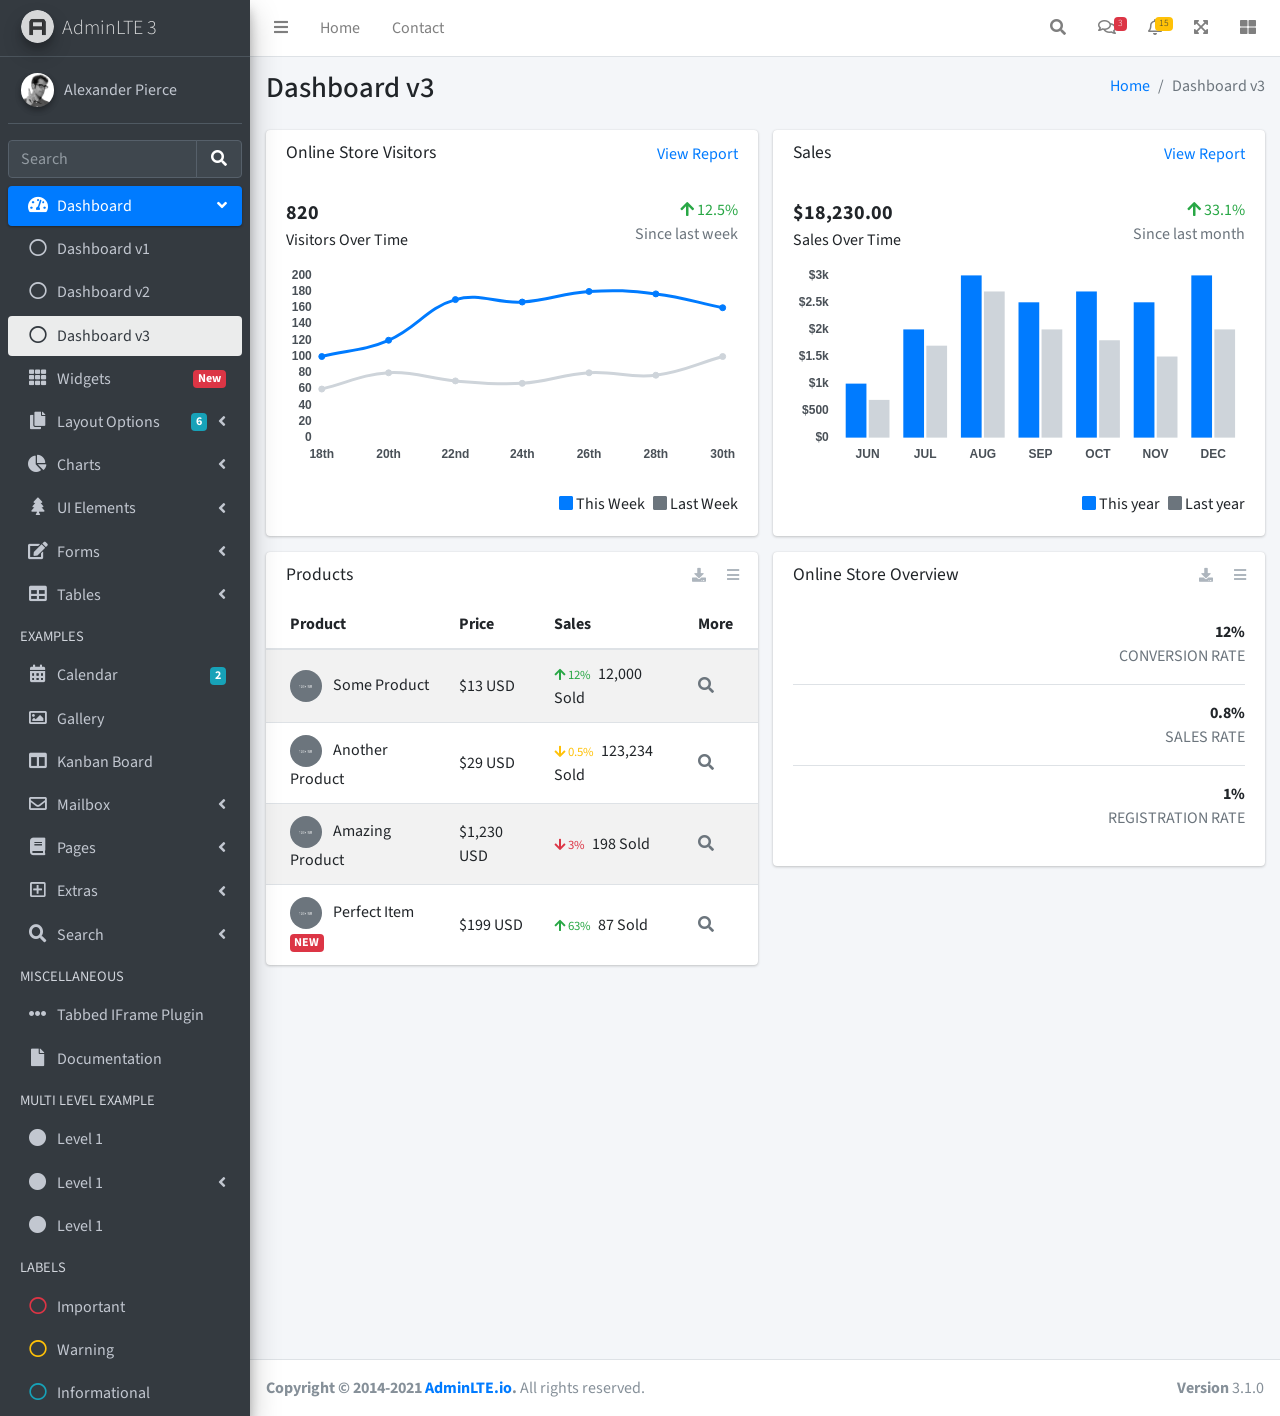
<file: telaah/index3.html>
<!DOCTYPE html>
<html lang="en">
<head>
  <meta charset="utf-8">
  <meta name="viewport" content="width=device-width, initial-scale=1">
  <title>AdminLTE 3 | Dashboard 3</title>

  <!-- Google Font: Source Sans Pro -->
  <link rel="stylesheet" href="https://fonts.googleapis.com/css?family=Source+Sans+Pro:300,400,400i,700&display=fallback">
  <!-- Font Awesome Icons -->
  <link rel="stylesheet" href="plugins/fontawesome-free/css/all.min.css">
  <!-- IonIcons -->
  <link rel="stylesheet" href="https://code.ionicframework.com/ionicons/2.0.1/css/ionicons.min.css">
  <!-- Theme style -->
  <link rel="stylesheet" href="dist/css/adminlte.min.css">
</head>
<!--
`body` tag options:

  Apply one or more of the following classes to to the body tag
  to get the desired effect

  * sidebar-collapse
  * sidebar-mini
-->
<body class="hold-transition sidebar-mini">
<div class="wrapper">
  <!-- Navbar -->
  <nav class="main-header navbar navbar-expand navbar-white navbar-light">
    <!-- Left navbar links -->
    <ul class="navbar-nav">
      <li class="nav-item">
        <a class="nav-link" data-widget="pushmenu" href="#" role="button"><i class="fas fa-bars"></i></a>
      </li>
      <li class="nav-item d-none d-sm-inline-block">
        <a href="index3.html" class="nav-link">Home</a>
      </li>
      <li class="nav-item d-none d-sm-inline-block">
        <a href="#" class="nav-link">Contact</a>
      </li>
    </ul>

    <!-- Right navbar links -->
    <ul class="navbar-nav ml-auto">
      <!-- Navbar Search -->
      <li class="nav-item">
        <a class="nav-link" data-widget="navbar-search" href="#" role="button">
          <i class="fas fa-search"></i>
        </a>
        <div class="navbar-search-block">
          <form class="form-inline">
            <div class="input-group input-group-sm">
              <input class="form-control form-control-navbar" type="search" placeholder="Search" aria-label="Search">
              <div class="input-group-append">
                <button class="btn btn-navbar" type="submit">
                  <i class="fas fa-search"></i>
                </button>
                <button class="btn btn-navbar" type="button" data-widget="navbar-search">
                  <i class="fas fa-times"></i>
                </button>
              </div>
            </div>
          </form>
        </div>
      </li>

      <!-- Messages Dropdown Menu -->
      <li class="nav-item dropdown">
        <a class="nav-link" data-toggle="dropdown" href="#">
          <i class="far fa-comments"></i>
          <span class="badge badge-danger navbar-badge">3</span>
        </a>
        <div class="dropdown-menu dropdown-menu-lg dropdown-menu-right">
          <a href="#" class="dropdown-item">
            <!-- Message Start -->
            <div class="media">
              <img src="dist/img/user1-128x128.jpg" alt="User Avatar" class="img-size-50 mr-3 img-circle">
              <div class="media-body">
                <h3 class="dropdown-item-title">
                  Brad Diesel
                  <span class="float-right text-sm text-danger"><i class="fas fa-star"></i></span>
                </h3>
                <p class="text-sm">Call me whenever you can...</p>
                <p class="text-sm text-muted"><i class="far fa-clock mr-1"></i> 4 Hours Ago</p>
              </div>
            </div>
            <!-- Message End -->
          </a>
          <div class="dropdown-divider"></div>
          <a href="#" class="dropdown-item">
            <!-- Message Start -->
            <div class="media">
              <img src="dist/img/user8-128x128.jpg" alt="User Avatar" class="img-size-50 img-circle mr-3">
              <div class="media-body">
                <h3 class="dropdown-item-title">
                  John Pierce
                  <span class="float-right text-sm text-muted"><i class="fas fa-star"></i></span>
                </h3>
                <p class="text-sm">I got your message bro</p>
                <p class="text-sm text-muted"><i class="far fa-clock mr-1"></i> 4 Hours Ago</p>
              </div>
            </div>
            <!-- Message End -->
          </a>
          <div class="dropdown-divider"></div>
          <a href="#" class="dropdown-item">
            <!-- Message Start -->
            <div class="media">
              <img src="dist/img/user3-128x128.jpg" alt="User Avatar" class="img-size-50 img-circle mr-3">
              <div class="media-body">
                <h3 class="dropdown-item-title">
                  Nora Silvester
                  <span class="float-right text-sm text-warning"><i class="fas fa-star"></i></span>
                </h3>
                <p class="text-sm">The subject goes here</p>
                <p class="text-sm text-muted"><i class="far fa-clock mr-1"></i> 4 Hours Ago</p>
              </div>
            </div>
            <!-- Message End -->
          </a>
          <div class="dropdown-divider"></div>
          <a href="#" class="dropdown-item dropdown-footer">See All Messages</a>
        </div>
      </li>
      <!-- Notifications Dropdown Menu -->
      <li class="nav-item dropdown">
        <a class="nav-link" data-toggle="dropdown" href="#">
          <i class="far fa-bell"></i>
          <span class="badge badge-warning navbar-badge">15</span>
        </a>
        <div class="dropdown-menu dropdown-menu-lg dropdown-menu-right">
          <span class="dropdown-item dropdown-header">15 Notifications</span>
          <div class="dropdown-divider"></div>
          <a href="#" class="dropdown-item">
            <i class="fas fa-envelope mr-2"></i> 4 new messages
            <span class="float-right text-muted text-sm">3 mins</span>
          </a>
          <div class="dropdown-divider"></div>
          <a href="#" class="dropdown-item">
            <i class="fas fa-users mr-2"></i> 8 friend requests
            <span class="float-right text-muted text-sm">12 hours</span>
          </a>
          <div class="dropdown-divider"></div>
          <a href="#" class="dropdown-item">
            <i class="fas fa-file mr-2"></i> 3 new reports
            <span class="float-right text-muted text-sm">2 days</span>
          </a>
          <div class="dropdown-divider"></div>
          <a href="#" class="dropdown-item dropdown-footer">See All Notifications</a>
        </div>
      </li>
      <li class="nav-item">
        <a class="nav-link" data-widget="fullscreen" href="#" role="button">
          <i class="fas fa-expand-arrows-alt"></i>
        </a>
      </li>
      <li class="nav-item">
        <a class="nav-link" data-widget="control-sidebar" data-slide="true" href="#" role="button">
          <i class="fas fa-th-large"></i>
        </a>
      </li>
    </ul>
  </nav>
  <!-- /.navbar -->

  <!-- Main Sidebar Container -->
  <aside class="main-sidebar sidebar-dark-primary elevation-4">
    <!-- Brand Logo -->
    <a href="index3.html" class="brand-link">
      <img src="dist/img/AdminLTELogo.png" alt="AdminLTE Logo" class="brand-image img-circle elevation-3" style="opacity: .8">
      <span class="brand-text font-weight-light">AdminLTE 3</span>
    </a>

    <!-- Sidebar -->
    <div class="sidebar">
      <!-- Sidebar user panel (optional) -->
      <div class="user-panel mt-3 pb-3 mb-3 d-flex">
        <div class="image">
          <img src="dist/img/user2-160x160.jpg" class="img-circle elevation-2" alt="User Image">
        </div>
        <div class="info">
          <a href="#" class="d-block">Alexander Pierce</a>
        </div>
      </div>

      <!-- SidebarSearch Form -->
      <div class="form-inline">
        <div class="input-group" data-widget="sidebar-search">
          <input class="form-control form-control-sidebar" type="search" placeholder="Search" aria-label="Search">
          <div class="input-group-append">
            <button class="btn btn-sidebar">
              <i class="fas fa-search fa-fw"></i>
            </button>
          </div>
        </div>
      </div>

      <!-- Sidebar Menu -->
      <nav class="mt-2">
        <ul class="nav nav-pills nav-sidebar flex-column" data-widget="treeview" role="menu" data-accordion="false">
          <!-- Add icons to the links using the .nav-icon class
               with font-awesome or any other icon font library -->
          <li class="nav-item menu-open">
            <a href="#" class="nav-link active">
              <i class="nav-icon fas fa-tachometer-alt"></i>
              <p>
                Dashboard
                <i class="right fas fa-angle-left"></i>
              </p>
            </a>
            <ul class="nav nav-treeview">
              <li class="nav-item">
                <a href="./index.html" class="nav-link">
                  <i class="far fa-circle nav-icon"></i>
                  <p>Dashboard v1</p>
                </a>
              </li>
              <li class="nav-item">
                <a href="./index2.html" class="nav-link">
                  <i class="far fa-circle nav-icon"></i>
                  <p>Dashboard v2</p>
                </a>
              </li>
              <li class="nav-item">
                <a href="./index3.html" class="nav-link active">
                  <i class="far fa-circle nav-icon"></i>
                  <p>Dashboard v3</p>
                </a>
              </li>
            </ul>
          </li>
          <li class="nav-item">
            <a href="pages/widgets.html" class="nav-link">
              <i class="nav-icon fas fa-th"></i>
              <p>
                Widgets
                <span class="right badge badge-danger">New</span>
              </p>
            </a>
          </li>
          <li class="nav-item">
            <a href="#" class="nav-link">
              <i class="nav-icon fas fa-copy"></i>
              <p>
                Layout Options
                <i class="fas fa-angle-left right"></i>
                <span class="badge badge-info right">6</span>
              </p>
            </a>
            <ul class="nav nav-treeview">
              <li class="nav-item">
                <a href="pages/layout/top-nav.html" class="nav-link">
                  <i class="far fa-circle nav-icon"></i>
                  <p>Top Navigation</p>
                </a>
              </li>
              <li class="nav-item">
                <a href="pages/layout/top-nav-sidebar.html" class="nav-link">
                  <i class="far fa-circle nav-icon"></i>
                  <p>Top Navigation + Sidebar</p>
                </a>
              </li>
              <li class="nav-item">
                <a href="pages/layout/boxed.html" class="nav-link">
                  <i class="far fa-circle nav-icon"></i>
                  <p>Boxed</p>
                </a>
              </li>
              <li class="nav-item">
                <a href="pages/layout/fixed-sidebar.html" class="nav-link">
                  <i class="far fa-circle nav-icon"></i>
                  <p>Fixed Sidebar</p>
                </a>
              </li>
              <li class="nav-item">
                <a href="pages/layout/fixed-sidebar-custom.html" class="nav-link">
                  <i class="far fa-circle nav-icon"></i>
                  <p>Fixed Sidebar <small>+ Custom Area</small></p>
                </a>
              </li>
              <li class="nav-item">
                <a href="pages/layout/fixed-topnav.html" class="nav-link">
                  <i class="far fa-circle nav-icon"></i>
                  <p>Fixed Navbar</p>
                </a>
              </li>
              <li class="nav-item">
                <a href="pages/layout/fixed-footer.html" class="nav-link">
                  <i class="far fa-circle nav-icon"></i>
                  <p>Fixed Footer</p>
                </a>
              </li>
              <li class="nav-item">
                <a href="pages/layout/collapsed-sidebar.html" class="nav-link">
                  <i class="far fa-circle nav-icon"></i>
                  <p>Collapsed Sidebar</p>
                </a>
              </li>
            </ul>
          </li>
          <li class="nav-item">
            <a href="#" class="nav-link">
              <i class="nav-icon fas fa-chart-pie"></i>
              <p>
                Charts
                <i class="right fas fa-angle-left"></i>
              </p>
            </a>
            <ul class="nav nav-treeview">
              <li class="nav-item">
                <a href="pages/charts/chartjs.html" class="nav-link">
                  <i class="far fa-circle nav-icon"></i>
                  <p>ChartJS</p>
                </a>
              </li>
              <li class="nav-item">
                <a href="pages/charts/flot.html" class="nav-link">
                  <i class="far fa-circle nav-icon"></i>
                  <p>Flot</p>
                </a>
              </li>
              <li class="nav-item">
                <a href="pages/charts/inline.html" class="nav-link">
                  <i class="far fa-circle nav-icon"></i>
                  <p>Inline</p>
                </a>
              </li>
              <li class="nav-item">
                <a href="pages/charts/uplot.html" class="nav-link">
                  <i class="far fa-circle nav-icon"></i>
                  <p>uPlot</p>
                </a>
              </li>
            </ul>
          </li>
          <li class="nav-item">
            <a href="#" class="nav-link">
              <i class="nav-icon fas fa-tree"></i>
              <p>
                UI Elements
                <i class="fas fa-angle-left right"></i>
              </p>
            </a>
            <ul class="nav nav-treeview">
              <li class="nav-item">
                <a href="pages/UI/general.html" class="nav-link">
                  <i class="far fa-circle nav-icon"></i>
                  <p>General</p>
                </a>
              </li>
              <li class="nav-item">
                <a href="pages/UI/icons.html" class="nav-link">
                  <i class="far fa-circle nav-icon"></i>
                  <p>Icons</p>
                </a>
              </li>
              <li class="nav-item">
                <a href="pages/UI/buttons.html" class="nav-link">
                  <i class="far fa-circle nav-icon"></i>
                  <p>Buttons</p>
                </a>
              </li>
              <li class="nav-item">
                <a href="pages/UI/sliders.html" class="nav-link">
                  <i class="far fa-circle nav-icon"></i>
                  <p>Sliders</p>
                </a>
              </li>
              <li class="nav-item">
                <a href="pages/UI/modals.html" class="nav-link">
                  <i class="far fa-circle nav-icon"></i>
                  <p>Modals & Alerts</p>
                </a>
              </li>
              <li class="nav-item">
                <a href="pages/UI/navbar.html" class="nav-link">
                  <i class="far fa-circle nav-icon"></i>
                  <p>Navbar & Tabs</p>
                </a>
              </li>
              <li class="nav-item">
                <a href="pages/UI/timeline.html" class="nav-link">
                  <i class="far fa-circle nav-icon"></i>
                  <p>Timeline</p>
                </a>
              </li>
              <li class="nav-item">
                <a href="pages/UI/ribbons.html" class="nav-link">
                  <i class="far fa-circle nav-icon"></i>
                  <p>Ribbons</p>
                </a>
              </li>
            </ul>
          </li>
          <li class="nav-item">
            <a href="#" class="nav-link">
              <i class="nav-icon fas fa-edit"></i>
              <p>
                Forms
                <i class="fas fa-angle-left right"></i>
              </p>
            </a>
            <ul class="nav nav-treeview">
              <li class="nav-item">
                <a href="pages/forms/general.html" class="nav-link">
                  <i class="far fa-circle nav-icon"></i>
                  <p>General Elements</p>
                </a>
              </li>
              <li class="nav-item">
                <a href="pages/forms/advanced.html" class="nav-link">
                  <i class="far fa-circle nav-icon"></i>
                  <p>Advanced Elements</p>
                </a>
              </li>
              <li class="nav-item">
                <a href="pages/forms/editors.html" class="nav-link">
                  <i class="far fa-circle nav-icon"></i>
                  <p>Editors</p>
                </a>
              </li>
              <li class="nav-item">
                <a href="pages/forms/validation.html" class="nav-link">
                  <i class="far fa-circle nav-icon"></i>
                  <p>Validation</p>
                </a>
              </li>
            </ul>
          </li>
          <li class="nav-item">
            <a href="#" class="nav-link">
              <i class="nav-icon fas fa-table"></i>
              <p>
                Tables
                <i class="fas fa-angle-left right"></i>
              </p>
            </a>
            <ul class="nav nav-treeview">
              <li class="nav-item">
                <a href="pages/tables/simple.html" class="nav-link">
                  <i class="far fa-circle nav-icon"></i>
                  <p>Simple Tables</p>
                </a>
              </li>
              <li class="nav-item">
                <a href="pages/tables/data.html" class="nav-link">
                  <i class="far fa-circle nav-icon"></i>
                  <p>DataTables</p>
                </a>
              </li>
              <li class="nav-item">
                <a href="pages/tables/jsgrid.html" class="nav-link">
                  <i class="far fa-circle nav-icon"></i>
                  <p>jsGrid</p>
                </a>
              </li>
            </ul>
          </li>
          <li class="nav-header">EXAMPLES</li>
          <li class="nav-item">
            <a href="pages/calendar.html" class="nav-link">
              <i class="nav-icon fas fa-calendar-alt"></i>
              <p>
                Calendar
                <span class="badge badge-info right">2</span>
              </p>
            </a>
          </li>
          <li class="nav-item">
            <a href="pages/gallery.html" class="nav-link">
              <i class="nav-icon far fa-image"></i>
              <p>
                Gallery
              </p>
            </a>
          </li>
          <li class="nav-item">
            <a href="pages/kanban.html" class="nav-link">
              <i class="nav-icon fas fa-columns"></i>
              <p>
                Kanban Board
              </p>
            </a>
          </li>
          <li class="nav-item">
            <a href="#" class="nav-link">
              <i class="nav-icon far fa-envelope"></i>
              <p>
                Mailbox
                <i class="fas fa-angle-left right"></i>
              </p>
            </a>
            <ul class="nav nav-treeview">
              <li class="nav-item">
                <a href="pages/mailbox/mailbox.html" class="nav-link">
                  <i class="far fa-circle nav-icon"></i>
                  <p>Inbox</p>
                </a>
              </li>
              <li class="nav-item">
                <a href="pages/mailbox/compose.html" class="nav-link">
                  <i class="far fa-circle nav-icon"></i>
                  <p>Compose</p>
                </a>
              </li>
              <li class="nav-item">
                <a href="pages/mailbox/read-mail.html" class="nav-link">
                  <i class="far fa-circle nav-icon"></i>
                  <p>Read</p>
                </a>
              </li>
            </ul>
          </li>
          <li class="nav-item">
            <a href="#" class="nav-link">
              <i class="nav-icon fas fa-book"></i>
              <p>
                Pages
                <i class="fas fa-angle-left right"></i>
              </p>
            </a>
            <ul class="nav nav-treeview">
              <li class="nav-item">
                <a href="pages/examples/invoice.html" class="nav-link">
                  <i class="far fa-circle nav-icon"></i>
                  <p>Invoice</p>
                </a>
              </li>
              <li class="nav-item">
                <a href="pages/examples/profile.html" class="nav-link">
                  <i class="far fa-circle nav-icon"></i>
                  <p>Profile</p>
                </a>
              </li>
              <li class="nav-item">
                <a href="pages/examples/e-commerce.html" class="nav-link">
                  <i class="far fa-circle nav-icon"></i>
                  <p>E-commerce</p>
                </a>
              </li>
              <li class="nav-item">
                <a href="pages/examples/projects.html" class="nav-link">
                  <i class="far fa-circle nav-icon"></i>
                  <p>Projects</p>
                </a>
              </li>
              <li class="nav-item">
                <a href="pages/examples/project-add.html" class="nav-link">
                  <i class="far fa-circle nav-icon"></i>
                  <p>Project Add</p>
                </a>
              </li>
              <li class="nav-item">
                <a href="pages/examples/project-edit.html" class="nav-link">
                  <i class="far fa-circle nav-icon"></i>
                  <p>Project Edit</p>
                </a>
              </li>
              <li class="nav-item">
                <a href="pages/examples/project-detail.html" class="nav-link">
                  <i class="far fa-circle nav-icon"></i>
                  <p>Project Detail</p>
                </a>
              </li>
              <li class="nav-item">
                <a href="pages/examples/contacts.html" class="nav-link">
                  <i class="far fa-circle nav-icon"></i>
                  <p>Contacts</p>
                </a>
              </li>
              <li class="nav-item">
                <a href="pages/examples/faq.html" class="nav-link">
                  <i class="far fa-circle nav-icon"></i>
                  <p>FAQ</p>
                </a>
              </li>
              <li class="nav-item">
                <a href="pages/examples/contact-us.html" class="nav-link">
                  <i class="far fa-circle nav-icon"></i>
                  <p>Contact us</p>
                </a>
              </li>
            </ul>
          </li>
          <li class="nav-item">
            <a href="#" class="nav-link">
              <i class="nav-icon far fa-plus-square"></i>
              <p>
                Extras
                <i class="fas fa-angle-left right"></i>
              </p>
            </a>
            <ul class="nav nav-treeview">
              <li class="nav-item">
                <a href="#" class="nav-link">
                  <i class="far fa-circle nav-icon"></i>
                  <p>
                    Login & Register v1
                    <i class="fas fa-angle-left right"></i>
                  </p>
                </a>
                <ul class="nav nav-treeview">
                  <li class="nav-item">
                    <a href="pages/examples/login.html" class="nav-link">
                      <i class="far fa-circle nav-icon"></i>
                      <p>Login v1</p>
                    </a>
                  </li>
                  <li class="nav-item">
                    <a href="pages/examples/register.html" class="nav-link">
                      <i class="far fa-circle nav-icon"></i>
                      <p>Register v1</p>
                    </a>
                  </li>
                  <li class="nav-item">
                    <a href="pages/examples/forgot-password.html" class="nav-link">
                      <i class="far fa-circle nav-icon"></i>
                      <p>Forgot Password v1</p>
                    </a>
                  </li>
                  <li class="nav-item">
                    <a href="pages/examples/recover-password.html" class="nav-link">
                      <i class="far fa-circle nav-icon"></i>
                      <p>Recover Password v1</p>
                    </a>
                  </li>
                </ul>
              </li>
              <li class="nav-item">
                <a href="#" class="nav-link">
                  <i class="far fa-circle nav-icon"></i>
                  <p>
                    Login & Register v2
                    <i class="fas fa-angle-left right"></i>
                  </p>
                </a>
                <ul class="nav nav-treeview">
                  <li class="nav-item">
                    <a href="pages/examples/login-v2.html" class="nav-link">
                      <i class="far fa-circle nav-icon"></i>
                      <p>Login v2</p>
                    </a>
                  </li>
                  <li class="nav-item">
                    <a href="pages/examples/register-v2.html" class="nav-link">
                      <i class="far fa-circle nav-icon"></i>
                      <p>Register v2</p>
                    </a>
                  </li>
                  <li class="nav-item">
                    <a href="pages/examples/forgot-password-v2.html" class="nav-link">
                      <i class="far fa-circle nav-icon"></i>
                      <p>Forgot Password v2</p>
                    </a>
                  </li>
                  <li class="nav-item">
                    <a href="pages/examples/recover-password-v2.html" class="nav-link">
                      <i class="far fa-circle nav-icon"></i>
                      <p>Recover Password v2</p>
                    </a>
                  </li>
                </ul>
              </li>
              <li class="nav-item">
                <a href="pages/examples/lockscreen.html" class="nav-link">
                  <i class="far fa-circle nav-icon"></i>
                  <p>Lockscreen</p>
                </a>
              </li>
              <li class="nav-item">
                <a href="pages/examples/legacy-user-menu.html" class="nav-link">
                  <i class="far fa-circle nav-icon"></i>
                  <p>Legacy User Menu</p>
                </a>
              </li>
              <li class="nav-item">
                <a href="pages/examples/language-menu.html" class="nav-link">
                  <i class="far fa-circle nav-icon"></i>
                  <p>Language Menu</p>
                </a>
              </li>
              <li class="nav-item">
                <a href="pages/examples/404.html" class="nav-link">
                  <i class="far fa-circle nav-icon"></i>
                  <p>Error 404</p>
                </a>
              </li>
              <li class="nav-item">
                <a href="pages/examples/500.html" class="nav-link">
                  <i class="far fa-circle nav-icon"></i>
                  <p>Error 500</p>
                </a>
              </li>
              <li class="nav-item">
                <a href="pages/examples/pace.html" class="nav-link">
                  <i class="far fa-circle nav-icon"></i>
                  <p>Pace</p>
                </a>
              </li>
              <li class="nav-item">
                <a href="pages/examples/blank.html" class="nav-link">
                  <i class="far fa-circle nav-icon"></i>
                  <p>Blank Page</p>
                </a>
              </li>
              <li class="nav-item">
                <a href="starter.html" class="nav-link">
                  <i class="far fa-circle nav-icon"></i>
                  <p>Starter Page</p>
                </a>
              </li>
            </ul>
          </li>
          <li class="nav-item">
            <a href="#" class="nav-link">
              <i class="nav-icon fas fa-search"></i>
              <p>
                Search
                <i class="fas fa-angle-left right"></i>
              </p>
            </a>
            <ul class="nav nav-treeview">
              <li class="nav-item">
                <a href="pages/search/simple.html" class="nav-link">
                  <i class="far fa-circle nav-icon"></i>
                  <p>Simple Search</p>
                </a>
              </li>
              <li class="nav-item">
                <a href="pages/search/enhanced.html" class="nav-link">
                  <i class="far fa-circle nav-icon"></i>
                  <p>Enhanced</p>
                </a>
              </li>
            </ul>
          </li>
          <li class="nav-header">MISCELLANEOUS</li>
          <li class="nav-item">
            <a href="iframe.html" class="nav-link">
              <i class="nav-icon fas fa-ellipsis-h"></i>
              <p>Tabbed IFrame Plugin</p>
            </a>
          </li>
          <li class="nav-item">
            <a href="https://adminlte.io/docs/3.1/" class="nav-link">
              <i class="nav-icon fas fa-file"></i>
              <p>Documentation</p>
            </a>
          </li>
          <li class="nav-header">MULTI LEVEL EXAMPLE</li>
          <li class="nav-item">
            <a href="#" class="nav-link">
              <i class="fas fa-circle nav-icon"></i>
              <p>Level 1</p>
            </a>
          </li>
          <li class="nav-item">
            <a href="#" class="nav-link">
              <i class="nav-icon fas fa-circle"></i>
              <p>
                Level 1
                <i class="right fas fa-angle-left"></i>
              </p>
            </a>
            <ul class="nav nav-treeview">
              <li class="nav-item">
                <a href="#" class="nav-link">
                  <i class="far fa-circle nav-icon"></i>
                  <p>Level 2</p>
                </a>
              </li>
              <li class="nav-item">
                <a href="#" class="nav-link">
                  <i class="far fa-circle nav-icon"></i>
                  <p>
                    Level 2
                    <i class="right fas fa-angle-left"></i>
                  </p>
                </a>
                <ul class="nav nav-treeview">
                  <li class="nav-item">
                    <a href="#" class="nav-link">
                      <i class="far fa-dot-circle nav-icon"></i>
                      <p>Level 3</p>
                    </a>
                  </li>
                  <li class="nav-item">
                    <a href="#" class="nav-link">
                      <i class="far fa-dot-circle nav-icon"></i>
                      <p>Level 3</p>
                    </a>
                  </li>
                  <li class="nav-item">
                    <a href="#" class="nav-link">
                      <i class="far fa-dot-circle nav-icon"></i>
                      <p>Level 3</p>
                    </a>
                  </li>
                </ul>
              </li>
              <li class="nav-item">
                <a href="#" class="nav-link">
                  <i class="far fa-circle nav-icon"></i>
                  <p>Level 2</p>
                </a>
              </li>
            </ul>
          </li>
          <li class="nav-item">
            <a href="#" class="nav-link">
              <i class="fas fa-circle nav-icon"></i>
              <p>Level 1</p>
            </a>
          </li>
          <li class="nav-header">LABELS</li>
          <li class="nav-item">
            <a href="#" class="nav-link">
              <i class="nav-icon far fa-circle text-danger"></i>
              <p class="text">Important</p>
            </a>
          </li>
          <li class="nav-item">
            <a href="#" class="nav-link">
              <i class="nav-icon far fa-circle text-warning"></i>
              <p>Warning</p>
            </a>
          </li>
          <li class="nav-item">
            <a href="#" class="nav-link">
              <i class="nav-icon far fa-circle text-info"></i>
              <p>Informational</p>
            </a>
          </li>
        </ul>
      </nav>
      <!-- /.sidebar-menu -->
    </div>
    <!-- /.sidebar -->
  </aside>

  <!-- Content Wrapper. Contains page content -->
  <div class="content-wrapper">
    <!-- Content Header (Page header) -->
    <div class="content-header">
      <div class="container-fluid">
        <div class="row mb-2">
          <div class="col-sm-6">
            <h1 class="m-0">Dashboard v3</h1>
          </div><!-- /.col -->
          <div class="col-sm-6">
            <ol class="breadcrumb float-sm-right">
              <li class="breadcrumb-item"><a href="#">Home</a></li>
              <li class="breadcrumb-item active">Dashboard v3</li>
            </ol>
          </div><!-- /.col -->
        </div><!-- /.row -->
      </div><!-- /.container-fluid -->
    </div>
    <!-- /.content-header -->

    <!-- Main content -->
    <div class="content">
      <div class="container-fluid">
        <div class="row">
          <div class="col-lg-6">
            <div class="card">
              <div class="card-header border-0">
                <div class="d-flex justify-content-between">
                  <h3 class="card-title">Online Store Visitors</h3>
                  <a href="javascript:void(0);">View Report</a>
                </div>
              </div>
              <div class="card-body">
                <div class="d-flex">
                  <p class="d-flex flex-column">
                    <span class="text-bold text-lg">820</span>
                    <span>Visitors Over Time</span>
                  </p>
                  <p class="ml-auto d-flex flex-column text-right">
                    <span class="text-success">
                      <i class="fas fa-arrow-up"></i> 12.5%
                    </span>
                    <span class="text-muted">Since last week</span>
                  </p>
                </div>
                <!-- /.d-flex -->

                <div class="position-relative mb-4">
                  <canvas id="visitors-chart" height="200"></canvas>
                </div>

                <div class="d-flex flex-row justify-content-end">
                  <span class="mr-2">
                    <i class="fas fa-square text-primary"></i> This Week
                  </span>

                  <span>
                    <i class="fas fa-square text-gray"></i> Last Week
                  </span>
                </div>
              </div>
            </div>
            <!-- /.card -->

            <div class="card">
              <div class="card-header border-0">
                <h3 class="card-title">Products</h3>
                <div class="card-tools">
                  <a href="#" class="btn btn-tool btn-sm">
                    <i class="fas fa-download"></i>
                  </a>
                  <a href="#" class="btn btn-tool btn-sm">
                    <i class="fas fa-bars"></i>
                  </a>
                </div>
              </div>
              <div class="card-body table-responsive p-0">
                <table class="table table-striped table-valign-middle">
                  <thead>
                  <tr>
                    <th>Product</th>
                    <th>Price</th>
                    <th>Sales</th>
                    <th>More</th>
                  </tr>
                  </thead>
                  <tbody>
                  <tr>
                    <td>
                      <img src="dist/img/default-150x150.png" alt="Product 1" class="img-circle img-size-32 mr-2">
                      Some Product
                    </td>
                    <td>$13 USD</td>
                    <td>
                      <small class="text-success mr-1">
                        <i class="fas fa-arrow-up"></i>
                        12%
                      </small>
                      12,000 Sold
                    </td>
                    <td>
                      <a href="#" class="text-muted">
                        <i class="fas fa-search"></i>
                      </a>
                    </td>
                  </tr>
                  <tr>
                    <td>
                      <img src="dist/img/default-150x150.png" alt="Product 1" class="img-circle img-size-32 mr-2">
                      Another Product
                    </td>
                    <td>$29 USD</td>
                    <td>
                      <small class="text-warning mr-1">
                        <i class="fas fa-arrow-down"></i>
                        0.5%
                      </small>
                      123,234 Sold
                    </td>
                    <td>
                      <a href="#" class="text-muted">
                        <i class="fas fa-search"></i>
                      </a>
                    </td>
                  </tr>
                  <tr>
                    <td>
                      <img src="dist/img/default-150x150.png" alt="Product 1" class="img-circle img-size-32 mr-2">
                      Amazing Product
                    </td>
                    <td>$1,230 USD</td>
                    <td>
                      <small class="text-danger mr-1">
                        <i class="fas fa-arrow-down"></i>
                        3%
                      </small>
                      198 Sold
                    </td>
                    <td>
                      <a href="#" class="text-muted">
                        <i class="fas fa-search"></i>
                      </a>
                    </td>
                  </tr>
                  <tr>
                    <td>
                      <img src="dist/img/default-150x150.png" alt="Product 1" class="img-circle img-size-32 mr-2">
                      Perfect Item
                      <span class="badge bg-danger">NEW</span>
                    </td>
                    <td>$199 USD</td>
                    <td>
                      <small class="text-success mr-1">
                        <i class="fas fa-arrow-up"></i>
                        63%
                      </small>
                      87 Sold
                    </td>
                    <td>
                      <a href="#" class="text-muted">
                        <i class="fas fa-search"></i>
                      </a>
                    </td>
                  </tr>
                  </tbody>
                </table>
              </div>
            </div>
            <!-- /.card -->
          </div>
          <!-- /.col-md-6 -->
          <div class="col-lg-6">
            <div class="card">
              <div class="card-header border-0">
                <div class="d-flex justify-content-between">
                  <h3 class="card-title">Sales</h3>
                  <a href="javascript:void(0);">View Report</a>
                </div>
              </div>
              <div class="card-body">
                <div class="d-flex">
                  <p class="d-flex flex-column">
                    <span class="text-bold text-lg">$18,230.00</span>
                    <span>Sales Over Time</span>
                  </p>
                  <p class="ml-auto d-flex flex-column text-right">
                    <span class="text-success">
                      <i class="fas fa-arrow-up"></i> 33.1%
                    </span>
                    <span class="text-muted">Since last month</span>
                  </p>
                </div>
                <!-- /.d-flex -->

                <div class="position-relative mb-4">
                  <canvas id="sales-chart" height="200"></canvas>
                </div>

                <div class="d-flex flex-row justify-content-end">
                  <span class="mr-2">
                    <i class="fas fa-square text-primary"></i> This year
                  </span>

                  <span>
                    <i class="fas fa-square text-gray"></i> Last year
                  </span>
                </div>
              </div>
            </div>
            <!-- /.card -->

            <div class="card">
              <div class="card-header border-0">
                <h3 class="card-title">Online Store Overview</h3>
                <div class="card-tools">
                  <a href="#" class="btn btn-sm btn-tool">
                    <i class="fas fa-download"></i>
                  </a>
                  <a href="#" class="btn btn-sm btn-tool">
                    <i class="fas fa-bars"></i>
                  </a>
                </div>
              </div>
              <div class="card-body">
                <div class="d-flex justify-content-between align-items-center border-bottom mb-3">
                  <p class="text-success text-xl">
                    <i class="ion ion-ios-refresh-empty"></i>
                  </p>
                  <p class="d-flex flex-column text-right">
                    <span class="font-weight-bold">
                      <i class="ion ion-android-arrow-up text-success"></i> 12%
                    </span>
                    <span class="text-muted">CONVERSION RATE</span>
                  </p>
                </div>
                <!-- /.d-flex -->
                <div class="d-flex justify-content-between align-items-center border-bottom mb-3">
                  <p class="text-warning text-xl">
                    <i class="ion ion-ios-cart-outline"></i>
                  </p>
                  <p class="d-flex flex-column text-right">
                    <span class="font-weight-bold">
                      <i class="ion ion-android-arrow-up text-warning"></i> 0.8%
                    </span>
                    <span class="text-muted">SALES RATE</span>
                  </p>
                </div>
                <!-- /.d-flex -->
                <div class="d-flex justify-content-between align-items-center mb-0">
                  <p class="text-danger text-xl">
                    <i class="ion ion-ios-people-outline"></i>
                  </p>
                  <p class="d-flex flex-column text-right">
                    <span class="font-weight-bold">
                      <i class="ion ion-android-arrow-down text-danger"></i> 1%
                    </span>
                    <span class="text-muted">REGISTRATION RATE</span>
                  </p>
                </div>
                <!-- /.d-flex -->
              </div>
            </div>
          </div>
          <!-- /.col-md-6 -->
        </div>
        <!-- /.row -->
      </div>
      <!-- /.container-fluid -->
    </div>
    <!-- /.content -->
  </div>
  <!-- /.content-wrapper -->

  <!-- Control Sidebar -->
  <aside class="control-sidebar control-sidebar-dark">
    <!-- Control sidebar content goes here -->
  </aside>
  <!-- /.control-sidebar -->

  <!-- Main Footer -->
  <footer class="main-footer">
    <strong>Copyright &copy; 2014-2021 <a href="https://adminlte.io">AdminLTE.io</a>.</strong>
    All rights reserved.
    <div class="float-right d-none d-sm-inline-block">
      <b>Version</b> 3.1.0
    </div>
  </footer>
</div>
<!-- ./wrapper -->

<!-- REQUIRED SCRIPTS -->

<!-- jQuery -->
<script src="plugins/jquery/jquery.min.js"></script>
<!-- Bootstrap -->
<script src="plugins/bootstrap/js/bootstrap.bundle.min.js"></script>
<!-- AdminLTE -->
<script src="dist/js/adminlte.js"></script>

<!-- OPTIONAL SCRIPTS -->
<script src="plugins/chart.js/Chart.min.js"></script>
<!-- AdminLTE for demo purposes -->
<script src="dist/js/demo.js"></script>
<!-- AdminLTE dashboard demo (This is only for demo purposes) -->
<script src="dist/js/pages/dashboard3.js"></script>
</body>
</html>
</file>
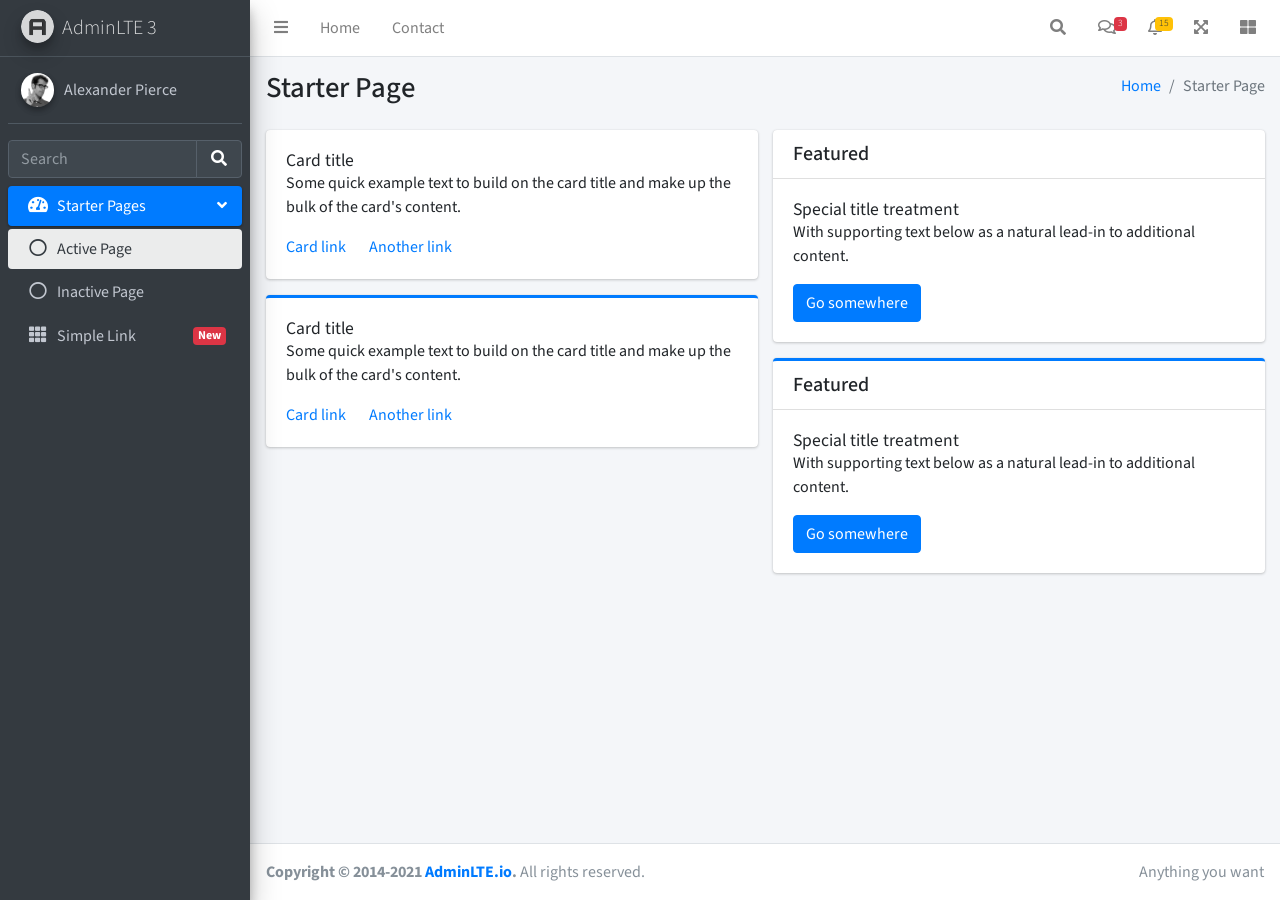
<file: telaah/starter.html>
<!DOCTYPE html>
<!--
This is a starter template page. Use this page to start your new project from
scratch. This page gets rid of all links and provides the needed markup only.
-->
<html lang="en">
<head>
  <meta charset="utf-8">
  <meta name="viewport" content="width=device-width, initial-scale=1">
  <title>AdminLTE 3 | Starter</title>

  <!-- Google Font: Source Sans Pro -->
  <link rel="stylesheet" href="https://fonts.googleapis.com/css?family=Source+Sans+Pro:300,400,400i,700&display=fallback">
  <!-- Font Awesome Icons -->
  <link rel="stylesheet" href="plugins/fontawesome-free/css/all.min.css">
  <!-- Theme style -->
  <link rel="stylesheet" href="dist/css/adminlte.min.css">
</head>
<body class="hold-transition sidebar-mini">
<div class="wrapper">

  <!-- Navbar -->
  <nav class="main-header navbar navbar-expand navbar-white navbar-light">
    <!-- Left navbar links -->
    <ul class="navbar-nav">
      <li class="nav-item">
        <a class="nav-link" data-widget="pushmenu" href="#" role="button"><i class="fas fa-bars"></i></a>
      </li>
      <li class="nav-item d-none d-sm-inline-block">
        <a href="index3.html" class="nav-link">Home</a>
      </li>
      <li class="nav-item d-none d-sm-inline-block">
        <a href="#" class="nav-link">Contact</a>
      </li>
    </ul>

    <!-- Right navbar links -->
    <ul class="navbar-nav ml-auto">
      <!-- Navbar Search -->
      <li class="nav-item">
        <a class="nav-link" data-widget="navbar-search" href="#" role="button">
          <i class="fas fa-search"></i>
        </a>
        <div class="navbar-search-block">
          <form class="form-inline">
            <div class="input-group input-group-sm">
              <input class="form-control form-control-navbar" type="search" placeholder="Search" aria-label="Search">
              <div class="input-group-append">
                <button class="btn btn-navbar" type="submit">
                  <i class="fas fa-search"></i>
                </button>
                <button class="btn btn-navbar" type="button" data-widget="navbar-search">
                  <i class="fas fa-times"></i>
                </button>
              </div>
            </div>
          </form>
        </div>
      </li>

      <!-- Messages Dropdown Menu -->
      <li class="nav-item dropdown">
        <a class="nav-link" data-toggle="dropdown" href="#">
          <i class="far fa-comments"></i>
          <span class="badge badge-danger navbar-badge">3</span>
        </a>
        <div class="dropdown-menu dropdown-menu-lg dropdown-menu-right">
          <a href="#" class="dropdown-item">
            <!-- Message Start -->
            <div class="media">
              <img src="dist/img/user1-128x128.jpg" alt="User Avatar" class="img-size-50 mr-3 img-circle">
              <div class="media-body">
                <h3 class="dropdown-item-title">
                  Brad Diesel
                  <span class="float-right text-sm text-danger"><i class="fas fa-star"></i></span>
                </h3>
                <p class="text-sm">Call me whenever you can...</p>
                <p class="text-sm text-muted"><i class="far fa-clock mr-1"></i> 4 Hours Ago</p>
              </div>
            </div>
            <!-- Message End -->
          </a>
          <div class="dropdown-divider"></div>
          <a href="#" class="dropdown-item">
            <!-- Message Start -->
            <div class="media">
              <img src="dist/img/user8-128x128.jpg" alt="User Avatar" class="img-size-50 img-circle mr-3">
              <div class="media-body">
                <h3 class="dropdown-item-title">
                  John Pierce
                  <span class="float-right text-sm text-muted"><i class="fas fa-star"></i></span>
                </h3>
                <p class="text-sm">I got your message bro</p>
                <p class="text-sm text-muted"><i class="far fa-clock mr-1"></i> 4 Hours Ago</p>
              </div>
            </div>
            <!-- Message End -->
          </a>
          <div class="dropdown-divider"></div>
          <a href="#" class="dropdown-item">
            <!-- Message Start -->
            <div class="media">
              <img src="dist/img/user3-128x128.jpg" alt="User Avatar" class="img-size-50 img-circle mr-3">
              <div class="media-body">
                <h3 class="dropdown-item-title">
                  Nora Silvester
                  <span class="float-right text-sm text-warning"><i class="fas fa-star"></i></span>
                </h3>
                <p class="text-sm">The subject goes here</p>
                <p class="text-sm text-muted"><i class="far fa-clock mr-1"></i> 4 Hours Ago</p>
              </div>
            </div>
            <!-- Message End -->
          </a>
          <div class="dropdown-divider"></div>
          <a href="#" class="dropdown-item dropdown-footer">See All Messages</a>
        </div>
      </li>
      <!-- Notifications Dropdown Menu -->
      <li class="nav-item dropdown">
        <a class="nav-link" data-toggle="dropdown" href="#">
          <i class="far fa-bell"></i>
          <span class="badge badge-warning navbar-badge">15</span>
        </a>
        <div class="dropdown-menu dropdown-menu-lg dropdown-menu-right">
          <span class="dropdown-header">15 Notifications</span>
          <div class="dropdown-divider"></div>
          <a href="#" class="dropdown-item">
            <i class="fas fa-envelope mr-2"></i> 4 new messages
            <span class="float-right text-muted text-sm">3 mins</span>
          </a>
          <div class="dropdown-divider"></div>
          <a href="#" class="dropdown-item">
            <i class="fas fa-users mr-2"></i> 8 friend requests
            <span class="float-right text-muted text-sm">12 hours</span>
          </a>
          <div class="dropdown-divider"></div>
          <a href="#" class="dropdown-item">
            <i class="fas fa-file mr-2"></i> 3 new reports
            <span class="float-right text-muted text-sm">2 days</span>
          </a>
          <div class="dropdown-divider"></div>
          <a href="#" class="dropdown-item dropdown-footer">See All Notifications</a>
        </div>
      </li>
      <li class="nav-item">
        <a class="nav-link" data-widget="fullscreen" href="#" role="button">
          <i class="fas fa-expand-arrows-alt"></i>
        </a>
      </li>
      <li class="nav-item">
        <a class="nav-link" data-widget="control-sidebar" data-slide="true" href="#" role="button">
          <i class="fas fa-th-large"></i>
        </a>
      </li>
    </ul>
  </nav>
  <!-- /.navbar -->

  <!-- Main Sidebar Container -->
  <aside class="main-sidebar sidebar-dark-primary elevation-4">
    <!-- Brand Logo -->
    <a href="index3.html" class="brand-link">
      <img src="dist/img/AdminLTELogo.png" alt="AdminLTE Logo" class="brand-image img-circle elevation-3" style="opacity: .8">
      <span class="brand-text font-weight-light">AdminLTE 3</span>
    </a>

    <!-- Sidebar -->
    <div class="sidebar">
      <!-- Sidebar user panel (optional) -->
      <div class="user-panel mt-3 pb-3 mb-3 d-flex">
        <div class="image">
          <img src="dist/img/user2-160x160.jpg" class="img-circle elevation-2" alt="User Image">
        </div>
        <div class="info">
          <a href="#" class="d-block">Alexander Pierce</a>
        </div>
      </div>

      <!-- SidebarSearch Form -->
      <div class="form-inline">
        <div class="input-group" data-widget="sidebar-search">
          <input class="form-control form-control-sidebar" type="search" placeholder="Search" aria-label="Search">
          <div class="input-group-append">
            <button class="btn btn-sidebar">
              <i class="fas fa-search fa-fw"></i>
            </button>
          </div>
        </div>
      </div>

      <!-- Sidebar Menu -->
      <nav class="mt-2">
        <ul class="nav nav-pills nav-sidebar flex-column" data-widget="treeview" role="menu" data-accordion="false">
          <!-- Add icons to the links using the .nav-icon class
               with font-awesome or any other icon font library -->
          <li class="nav-item menu-open">
            <a href="#" class="nav-link active">
              <i class="nav-icon fas fa-tachometer-alt"></i>
              <p>
                Starter Pages
                <i class="right fas fa-angle-left"></i>
              </p>
            </a>
            <ul class="nav nav-treeview">
              <li class="nav-item">
                <a href="#" class="nav-link active">
                  <i class="far fa-circle nav-icon"></i>
                  <p>Active Page</p>
                </a>
              </li>
              <li class="nav-item">
                <a href="#" class="nav-link">
                  <i class="far fa-circle nav-icon"></i>
                  <p>Inactive Page</p>
                </a>
              </li>
            </ul>
          </li>
          <li class="nav-item">
            <a href="#" class="nav-link">
              <i class="nav-icon fas fa-th"></i>
              <p>
                Simple Link
                <span class="right badge badge-danger">New</span>
              </p>
            </a>
          </li>
        </ul>
      </nav>
      <!-- /.sidebar-menu -->
    </div>
    <!-- /.sidebar -->
  </aside>

  <!-- Content Wrapper. Contains page content -->
  <div class="content-wrapper">
    <!-- Content Header (Page header) -->
    <div class="content-header">
      <div class="container-fluid">
        <div class="row mb-2">
          <div class="col-sm-6">
            <h1 class="m-0">Starter Page</h1>
          </div><!-- /.col -->
          <div class="col-sm-6">
            <ol class="breadcrumb float-sm-right">
              <li class="breadcrumb-item"><a href="#">Home</a></li>
              <li class="breadcrumb-item active">Starter Page</li>
            </ol>
          </div><!-- /.col -->
        </div><!-- /.row -->
      </div><!-- /.container-fluid -->
    </div>
    <!-- /.content-header -->

    <!-- Main content -->
    <div class="content">
      <div class="container-fluid">
        <div class="row">
          <div class="col-lg-6">
            <div class="card">
              <div class="card-body">
                <h5 class="card-title">Card title</h5>

                <p class="card-text">
                  Some quick example text to build on the card title and make up the bulk of the card's
                  content.
                </p>

                <a href="#" class="card-link">Card link</a>
                <a href="#" class="card-link">Another link</a>
              </div>
            </div>

            <div class="card card-primary card-outline">
              <div class="card-body">
                <h5 class="card-title">Card title</h5>

                <p class="card-text">
                  Some quick example text to build on the card title and make up the bulk of the card's
                  content.
                </p>
                <a href="#" class="card-link">Card link</a>
                <a href="#" class="card-link">Another link</a>
              </div>
            </div><!-- /.card -->
          </div>
          <!-- /.col-md-6 -->
          <div class="col-lg-6">
            <div class="card">
              <div class="card-header">
                <h5 class="m-0">Featured</h5>
              </div>
              <div class="card-body">
                <h6 class="card-title">Special title treatment</h6>

                <p class="card-text">With supporting text below as a natural lead-in to additional content.</p>
                <a href="#" class="btn btn-primary">Go somewhere</a>
              </div>
            </div>

            <div class="card card-primary card-outline">
              <div class="card-header">
                <h5 class="m-0">Featured</h5>
              </div>
              <div class="card-body">
                <h6 class="card-title">Special title treatment</h6>

                <p class="card-text">With supporting text below as a natural lead-in to additional content.</p>
                <a href="#" class="btn btn-primary">Go somewhere</a>
              </div>
            </div>
          </div>
          <!-- /.col-md-6 -->
        </div>
        <!-- /.row -->
      </div><!-- /.container-fluid -->
    </div>
    <!-- /.content -->
  </div>
  <!-- /.content-wrapper -->

  <!-- Control Sidebar -->
  <aside class="control-sidebar control-sidebar-dark">
    <!-- Control sidebar content goes here -->
    <div class="p-3">
      <h5>Title</h5>
      <p>Sidebar content</p>
    </div>
  </aside>
  <!-- /.control-sidebar -->

  <!-- Main Footer -->
  <footer class="main-footer">
    <!-- To the right -->
    <div class="float-right d-none d-sm-inline">
      Anything you want
    </div>
    <!-- Default to the left -->
    <strong>Copyright &copy; 2014-2021 <a href="https://adminlte.io">AdminLTE.io</a>.</strong> All rights reserved.
  </footer>
</div>
<!-- ./wrapper -->

<!-- REQUIRED SCRIPTS -->

<!-- jQuery -->
<script src="plugins/jquery/jquery.min.js"></script>
<!-- Bootstrap 4 -->
<script src="plugins/bootstrap/js/bootstrap.bundle.min.js"></script>
<!-- AdminLTE App -->
<script src="dist/js/adminlte.min.js"></script>
</body>
</html>
</file>
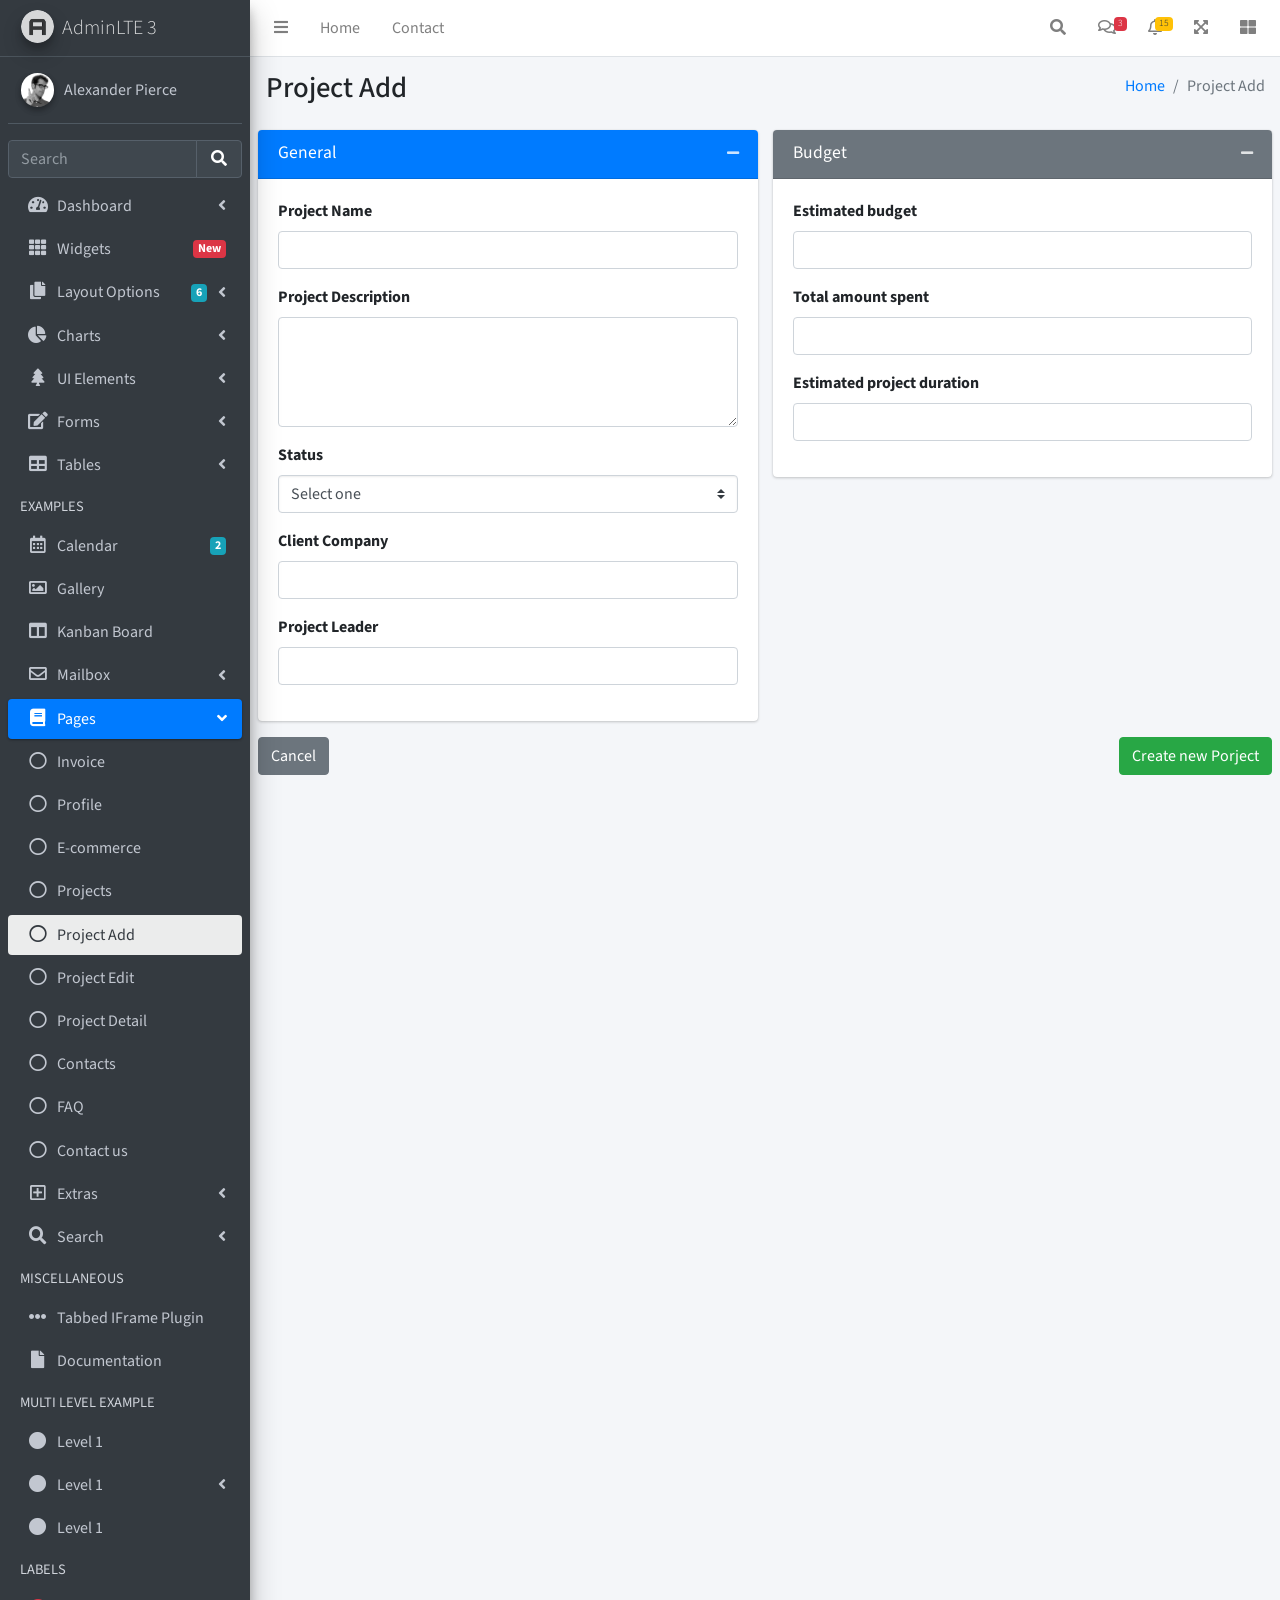
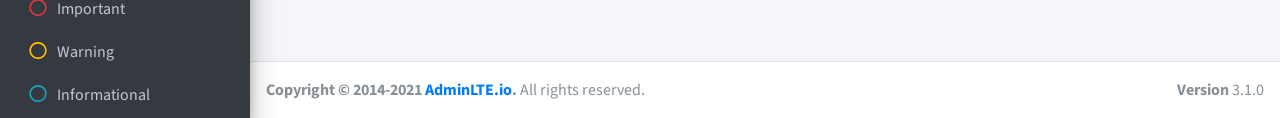
<file: telaah/pages/examples/project-add.html>
<!DOCTYPE html>
<html lang="en">
<head>
  <meta charset="utf-8">
  <meta name="viewport" content="width=device-width, initial-scale=1">
  <title>AdminLTE 3 | Project Add</title>

  <!-- Google Font: Source Sans Pro -->
  <link rel="stylesheet" href="https://fonts.googleapis.com/css?family=Source+Sans+Pro:300,400,400i,700&display=fallback">
  <!-- Font Awesome -->
  <link rel="stylesheet" href="../../plugins/fontawesome-free/css/all.min.css">
  <!-- Theme style -->
  <link rel="stylesheet" href="../../dist/css/adminlte.min.css">
</head>
<body class="hold-transition sidebar-mini">
<!-- Site wrapper -->
<div class="wrapper">
  <!-- Navbar -->
  <nav class="main-header navbar navbar-expand navbar-white navbar-light">
    <!-- Left navbar links -->
    <ul class="navbar-nav">
      <li class="nav-item">
        <a class="nav-link" data-widget="pushmenu" href="#" role="button"><i class="fas fa-bars"></i></a>
      </li>
      <li class="nav-item d-none d-sm-inline-block">
        <a href="../../index3.html" class="nav-link">Home</a>
      </li>
      <li class="nav-item d-none d-sm-inline-block">
        <a href="#" class="nav-link">Contact</a>
      </li>
    </ul>

    <!-- Right navbar links -->
    <ul class="navbar-nav ml-auto">
      <!-- Navbar Search -->
      <li class="nav-item">
        <a class="nav-link" data-widget="navbar-search" href="#" role="button">
          <i class="fas fa-search"></i>
        </a>
        <div class="navbar-search-block">
          <form class="form-inline">
            <div class="input-group input-group-sm">
              <input class="form-control form-control-navbar" type="search" placeholder="Search" aria-label="Search">
              <div class="input-group-append">
                <button class="btn btn-navbar" type="submit">
                  <i class="fas fa-search"></i>
                </button>
                <button class="btn btn-navbar" type="button" data-widget="navbar-search">
                  <i class="fas fa-times"></i>
                </button>
              </div>
            </div>
          </form>
        </div>
      </li>

      <!-- Messages Dropdown Menu -->
      <li class="nav-item dropdown">
        <a class="nav-link" data-toggle="dropdown" href="#">
          <i class="far fa-comments"></i>
          <span class="badge badge-danger navbar-badge">3</span>
        </a>
        <div class="dropdown-menu dropdown-menu-lg dropdown-menu-right">
          <a href="#" class="dropdown-item">
            <!-- Message Start -->
            <div class="media">
              <img src="../../dist/img/user1-128x128.jpg" alt="User Avatar" class="img-size-50 mr-3 img-circle">
              <div class="media-body">
                <h3 class="dropdown-item-title">
                  Brad Diesel
                  <span class="float-right text-sm text-danger"><i class="fas fa-star"></i></span>
                </h3>
                <p class="text-sm">Call me whenever you can...</p>
                <p class="text-sm text-muted"><i class="far fa-clock mr-1"></i> 4 Hours Ago</p>
              </div>
            </div>
            <!-- Message End -->
          </a>
          <div class="dropdown-divider"></div>
          <a href="#" class="dropdown-item">
            <!-- Message Start -->
            <div class="media">
              <img src="../../dist/img/user8-128x128.jpg" alt="User Avatar" class="img-size-50 img-circle mr-3">
              <div class="media-body">
                <h3 class="dropdown-item-title">
                  John Pierce
                  <span class="float-right text-sm text-muted"><i class="fas fa-star"></i></span>
                </h3>
                <p class="text-sm">I got your message bro</p>
                <p class="text-sm text-muted"><i class="far fa-clock mr-1"></i> 4 Hours Ago</p>
              </div>
            </div>
            <!-- Message End -->
          </a>
          <div class="dropdown-divider"></div>
          <a href="#" class="dropdown-item">
            <!-- Message Start -->
            <div class="media">
              <img src="../../dist/img/user3-128x128.jpg" alt="User Avatar" class="img-size-50 img-circle mr-3">
              <div class="media-body">
                <h3 class="dropdown-item-title">
                  Nora Silvester
                  <span class="float-right text-sm text-warning"><i class="fas fa-star"></i></span>
                </h3>
                <p class="text-sm">The subject goes here</p>
                <p class="text-sm text-muted"><i class="far fa-clock mr-1"></i> 4 Hours Ago</p>
              </div>
            </div>
            <!-- Message End -->
          </a>
          <div class="dropdown-divider"></div>
          <a href="#" class="dropdown-item dropdown-footer">See All Messages</a>
        </div>
      </li>
      <!-- Notifications Dropdown Menu -->
      <li class="nav-item dropdown">
        <a class="nav-link" data-toggle="dropdown" href="#">
          <i class="far fa-bell"></i>
          <span class="badge badge-warning navbar-badge">15</span>
        </a>
        <div class="dropdown-menu dropdown-menu-lg dropdown-menu-right">
          <span class="dropdown-item dropdown-header">15 Notifications</span>
          <div class="dropdown-divider"></div>
          <a href="#" class="dropdown-item">
            <i class="fas fa-envelope mr-2"></i> 4 new messages
            <span class="float-right text-muted text-sm">3 mins</span>
          </a>
          <div class="dropdown-divider"></div>
          <a href="#" class="dropdown-item">
            <i class="fas fa-users mr-2"></i> 8 friend requests
            <span class="float-right text-muted text-sm">12 hours</span>
          </a>
          <div class="dropdown-divider"></div>
          <a href="#" class="dropdown-item">
            <i class="fas fa-file mr-2"></i> 3 new reports
            <span class="float-right text-muted text-sm">2 days</span>
          </a>
          <div class="dropdown-divider"></div>
          <a href="#" class="dropdown-item dropdown-footer">See All Notifications</a>
        </div>
      </li>
      <li class="nav-item">
        <a class="nav-link" data-widget="fullscreen" href="#" role="button">
          <i class="fas fa-expand-arrows-alt"></i>
        </a>
      </li>
      <li class="nav-item">
        <a class="nav-link" data-widget="control-sidebar" data-slide="true" href="#" role="button">
          <i class="fas fa-th-large"></i>
        </a>
      </li>
    </ul>
  </nav>
  <!-- /.navbar -->

  <!-- Main Sidebar Container -->
  <aside class="main-sidebar sidebar-dark-primary elevation-4">
    <!-- Brand Logo -->
    <a href="../../index3.html" class="brand-link">
      <img src="../../dist/img/AdminLTELogo.png" alt="AdminLTE Logo" class="brand-image img-circle elevation-3" style="opacity: .8">
      <span class="brand-text font-weight-light">AdminLTE 3</span>
    </a>

    <!-- Sidebar -->
    <div class="sidebar">
      <!-- Sidebar user (optional) -->
      <div class="user-panel mt-3 pb-3 mb-3 d-flex">
        <div class="image">
          <img src="../../dist/img/user2-160x160.jpg" class="img-circle elevation-2" alt="User Image">
        </div>
        <div class="info">
          <a href="#" class="d-block">Alexander Pierce</a>
        </div>
      </div>

      <!-- SidebarSearch Form -->
      <div class="form-inline">
        <div class="input-group" data-widget="sidebar-search">
          <input class="form-control form-control-sidebar" type="search" placeholder="Search" aria-label="Search">
          <div class="input-group-append">
            <button class="btn btn-sidebar">
              <i class="fas fa-search fa-fw"></i>
            </button>
          </div>
        </div>
      </div>

      <!-- Sidebar Menu -->
      <nav class="mt-2">
        <ul class="nav nav-pills nav-sidebar flex-column" data-widget="treeview" role="menu" data-accordion="false">
          <!-- Add icons to the links using the .nav-icon class
               with font-awesome or any other icon font library -->
          <li class="nav-item">
            <a href="#" class="nav-link">
              <i class="nav-icon fas fa-tachometer-alt"></i>
              <p>
                Dashboard
                <i class="right fas fa-angle-left"></i>
              </p>
            </a>
            <ul class="nav nav-treeview">
              <li class="nav-item">
                <a href="../../index.html" class="nav-link">
                  <i class="far fa-circle nav-icon"></i>
                  <p>Dashboard v1</p>
                </a>
              </li>
              <li class="nav-item">
                <a href="../../index2.html" class="nav-link">
                  <i class="far fa-circle nav-icon"></i>
                  <p>Dashboard v2</p>
                </a>
              </li>
              <li class="nav-item">
                <a href="../../index3.html" class="nav-link">
                  <i class="far fa-circle nav-icon"></i>
                  <p>Dashboard v3</p>
                </a>
              </li>
            </ul>
          </li>
          <li class="nav-item">
            <a href="../widgets.html" class="nav-link">
              <i class="nav-icon fas fa-th"></i>
              <p>
                Widgets
                <span class="right badge badge-danger">New</span>
              </p>
            </a>
          </li>
          <li class="nav-item">
            <a href="#" class="nav-link">
              <i class="nav-icon fas fa-copy"></i>
              <p>
                Layout Options
                <i class="fas fa-angle-left right"></i>
                <span class="badge badge-info right">6</span>
              </p>
            </a>
            <ul class="nav nav-treeview">
              <li class="nav-item">
                <a href="../layout/top-nav.html" class="nav-link">
                  <i class="far fa-circle nav-icon"></i>
                  <p>Top Navigation</p>
                </a>
              </li>
              <li class="nav-item">
                <a href="../layout/top-nav-sidebar.html" class="nav-link">
                  <i class="far fa-circle nav-icon"></i>
                  <p>Top Navigation + Sidebar</p>
                </a>
              </li>
              <li class="nav-item">
                <a href="../layout/boxed.html" class="nav-link">
                  <i class="far fa-circle nav-icon"></i>
                  <p>Boxed</p>
                </a>
              </li>
              <li class="nav-item">
                <a href="../layout/fixed-sidebar.html" class="nav-link">
                  <i class="far fa-circle nav-icon"></i>
                  <p>Fixed Sidebar</p>
                </a>
              </li>
              <li class="nav-item">
                <a href="../layout/fixed-sidebar-custom.html" class="nav-link">
                  <i class="far fa-circle nav-icon"></i>
                  <p>Fixed Sidebar <small>+ Custom Area</small></p>
                </a>
              </li>
              <li class="nav-item">
                <a href="../layout/fixed-topnav.html" class="nav-link">
                  <i class="far fa-circle nav-icon"></i>
                  <p>Fixed Navbar</p>
                </a>
              </li>
              <li class="nav-item">
                <a href="../layout/fixed-footer.html" class="nav-link">
                  <i class="far fa-circle nav-icon"></i>
                  <p>Fixed Footer</p>
                </a>
              </li>
              <li class="nav-item">
                <a href="../layout/collapsed-sidebar.html" class="nav-link">
                  <i class="far fa-circle nav-icon"></i>
                  <p>Collapsed Sidebar</p>
                </a>
              </li>
            </ul>
          </li>
          <li class="nav-item">
            <a href="#" class="nav-link">
              <i class="nav-icon fas fa-chart-pie"></i>
              <p>
                Charts
                <i class="right fas fa-angle-left"></i>
              </p>
            </a>
            <ul class="nav nav-treeview">
              <li class="nav-item">
                <a href="../charts/chartjs.html" class="nav-link">
                  <i class="far fa-circle nav-icon"></i>
                  <p>ChartJS</p>
                </a>
              </li>
              <li class="nav-item">
                <a href="../charts/flot.html" class="nav-link">
                  <i class="far fa-circle nav-icon"></i>
                  <p>Flot</p>
                </a>
              </li>
              <li class="nav-item">
                <a href="../charts/inline.html" class="nav-link">
                  <i class="far fa-circle nav-icon"></i>
                  <p>Inline</p>
                </a>
              </li>
              <li class="nav-item">
                <a href="../charts/uplot.html" class="nav-link">
                  <i class="far fa-circle nav-icon"></i>
                  <p>uPlot</p>
                </a>
              </li>
            </ul>
          </li>
          <li class="nav-item">
            <a href="#" class="nav-link">
              <i class="nav-icon fas fa-tree"></i>
              <p>
                UI Elements
                <i class="fas fa-angle-left right"></i>
              </p>
            </a>
            <ul class="nav nav-treeview">
              <li class="nav-item">
                <a href="../UI/general.html" class="nav-link">
                  <i class="far fa-circle nav-icon"></i>
                  <p>General</p>
                </a>
              </li>
              <li class="nav-item">
                <a href="../UI/icons.html" class="nav-link">
                  <i class="far fa-circle nav-icon"></i>
                  <p>Icons</p>
                </a>
              </li>
              <li class="nav-item">
                <a href="../UI/buttons.html" class="nav-link">
                  <i class="far fa-circle nav-icon"></i>
                  <p>Buttons</p>
                </a>
              </li>
              <li class="nav-item">
                <a href="../UI/sliders.html" class="nav-link">
                  <i class="far fa-circle nav-icon"></i>
                  <p>Sliders</p>
                </a>
              </li>
              <li class="nav-item">
                <a href="../UI/modals.html" class="nav-link">
                  <i class="far fa-circle nav-icon"></i>
                  <p>Modals & Alerts</p>
                </a>
              </li>
              <li class="nav-item">
                <a href="../UI/navbar.html" class="nav-link">
                  <i class="far fa-circle nav-icon"></i>
                  <p>Navbar & Tabs</p>
                </a>
              </li>
              <li class="nav-item">
                <a href="../UI/timeline.html" class="nav-link">
                  <i class="far fa-circle nav-icon"></i>
                  <p>Timeline</p>
                </a>
              </li>
              <li class="nav-item">
                <a href="../UI/ribbons.html" class="nav-link">
                  <i class="far fa-circle nav-icon"></i>
                  <p>Ribbons</p>
                </a>
              </li>
            </ul>
          </li>
          <li class="nav-item">
            <a href="#" class="nav-link">
              <i class="nav-icon fas fa-edit"></i>
              <p>
                Forms
                <i class="fas fa-angle-left right"></i>
              </p>
            </a>
            <ul class="nav nav-treeview">
              <li class="nav-item">
                <a href="../forms/general.html" class="nav-link">
                  <i class="far fa-circle nav-icon"></i>
                  <p>General Elements</p>
                </a>
              </li>
              <li class="nav-item">
                <a href="../forms/advanced.html" class="nav-link">
                  <i class="far fa-circle nav-icon"></i>
                  <p>Advanced Elements</p>
                </a>
              </li>
              <li class="nav-item">
                <a href="../forms/editors.html" class="nav-link">
                  <i class="far fa-circle nav-icon"></i>
                  <p>Editors</p>
                </a>
              </li>
              <li class="nav-item">
                <a href="../forms/validation.html" class="nav-link">
                  <i class="far fa-circle nav-icon"></i>
                  <p>Validation</p>
                </a>
              </li>
            </ul>
          </li>
          <li class="nav-item">
            <a href="#" class="nav-link">
              <i class="nav-icon fas fa-table"></i>
              <p>
                Tables
                <i class="fas fa-angle-left right"></i>
              </p>
            </a>
            <ul class="nav nav-treeview">
              <li class="nav-item">
                <a href="../tables/simple.html" class="nav-link">
                  <i class="far fa-circle nav-icon"></i>
                  <p>Simple Tables</p>
                </a>
              </li>
              <li class="nav-item">
                <a href="../tables/data.html" class="nav-link">
                  <i class="far fa-circle nav-icon"></i>
                  <p>DataTables</p>
                </a>
              </li>
              <li class="nav-item">
                <a href="../tables/jsgrid.html" class="nav-link">
                  <i class="far fa-circle nav-icon"></i>
                  <p>jsGrid</p>
                </a>
              </li>
            </ul>
          </li>
          <li class="nav-header">EXAMPLES</li>
          <li class="nav-item">
            <a href="../calendar.html" class="nav-link">
              <i class="nav-icon far fa-calendar-alt"></i>
              <p>
                Calendar
                <span class="badge badge-info right">2</span>
              </p>
            </a>
          </li>
          <li class="nav-item">
            <a href="../gallery.html" class="nav-link">
              <i class="nav-icon far fa-image"></i>
              <p>
                Gallery
              </p>
            </a>
          </li>
          <li class="nav-item">
            <a href="../kanban.html" class="nav-link">
              <i class="nav-icon fas fa-columns"></i>
              <p>
                Kanban Board
              </p>
            </a>
          </li>
          <li class="nav-item">
            <a href="#" class="nav-link">
              <i class="nav-icon far fa-envelope"></i>
              <p>
                Mailbox
                <i class="fas fa-angle-left right"></i>
              </p>
            </a>
            <ul class="nav nav-treeview">
              <li class="nav-item">
                <a href="../mailbox/mailbox.html" class="nav-link">
                  <i class="far fa-circle nav-icon"></i>
                  <p>Inbox</p>
                </a>
              </li>
              <li class="nav-item">
                <a href="../mailbox/compose.html" class="nav-link">
                  <i class="far fa-circle nav-icon"></i>
                  <p>Compose</p>
                </a>
              </li>
              <li class="nav-item">
                <a href="../mailbox/read-mail.html" class="nav-link">
                  <i class="far fa-circle nav-icon"></i>
                  <p>Read</p>
                </a>
              </li>
            </ul>
          </li>
          <li class="nav-item menu-open">
            <a href="#" class="nav-link active">
              <i class="nav-icon fas fa-book"></i>
              <p>
                Pages
                <i class="fas fa-angle-left right"></i>
              </p>
            </a>
            <ul class="nav nav-treeview">
              <li class="nav-item">
                <a href="../examples/invoice.html" class="nav-link">
                  <i class="far fa-circle nav-icon"></i>
                  <p>Invoice</p>
                </a>
              </li>
              <li class="nav-item">
                <a href="../examples/profile.html" class="nav-link">
                  <i class="far fa-circle nav-icon"></i>
                  <p>Profile</p>
                </a>
              </li>
              <li class="nav-item">
                <a href="../examples/e-commerce.html" class="nav-link">
                  <i class="far fa-circle nav-icon"></i>
                  <p>E-commerce</p>
                </a>
              </li>
              <li class="nav-item">
                <a href="../examples/projects.html" class="nav-link">
                  <i class="far fa-circle nav-icon"></i>
                  <p>Projects</p>
                </a>
              </li>
              <li class="nav-item">
                <a href="../examples/project-add.html" class="nav-link active">
                  <i class="far fa-circle nav-icon"></i>
                  <p>Project Add</p>
                </a>
              <li class="nav-item">
                <a href="../examples/project-edit.html" class="nav-link">
                  <i class="far fa-circle nav-icon"></i>
                  <p>Project Edit</p>
                </a>
              </li>
              <li class="nav-item">
                <a href="../examples/project-detail.html" class="nav-link">
                  <i class="far fa-circle nav-icon"></i>
                  <p>Project Detail</p>
                </a>
              </li>
              <li class="nav-item">
                <a href="../examples/contacts.html" class="nav-link">
                  <i class="far fa-circle nav-icon"></i>
                  <p>Contacts</p>
                </a>
              </li>
              <li class="nav-item">
                <a href="../examples/faq.html" class="nav-link">
                  <i class="far fa-circle nav-icon"></i>
                  <p>FAQ</p>
                </a>
              </li>
              <li class="nav-item">
                <a href="../examples/contact-us.html" class="nav-link">
                  <i class="far fa-circle nav-icon"></i>
                  <p>Contact us</p>
                </a>
              </li>
            </ul>
          </li>
          <li class="nav-item">
            <a href="#" class="nav-link">
              <i class="nav-icon far fa-plus-square"></i>
              <p>
                Extras
                <i class="fas fa-angle-left right"></i>
              </p>
            </a>
            <ul class="nav nav-treeview">
              <li class="nav-item">
                <a href="#" class="nav-link">
                  <i class="far fa-circle nav-icon"></i>
                  <p>
                    Login & Register v1
                    <i class="fas fa-angle-left right"></i>
                  </p>
                </a>
                <ul class="nav nav-treeview">
                  <li class="nav-item">
                    <a href="../examples/login.html" class="nav-link">
                      <i class="far fa-circle nav-icon"></i>
                      <p>Login v1</p>
                    </a>
                  </li>
                  <li class="nav-item">
                    <a href="../examples/register.html" class="nav-link">
                      <i class="far fa-circle nav-icon"></i>
                      <p>Register v1</p>
                    </a>
                  </li>
                  <li class="nav-item">
                    <a href="../examples/forgot-password.html" class="nav-link">
                      <i class="far fa-circle nav-icon"></i>
                      <p>Forgot Password v1</p>
                    </a>
                  </li>
                  <li class="nav-item">
                    <a href="../examples/recover-password.html" class="nav-link">
                      <i class="far fa-circle nav-icon"></i>
                      <p>Recover Password v1</p>
                    </a>
                  </li>
                </ul>
              </li>
              <li class="nav-item">
                <a href="#" class="nav-link">
                  <i class="far fa-circle nav-icon"></i>
                  <p>
                    Login & Register v2
                    <i class="fas fa-angle-left right"></i>
                  </p>
                </a>
                <ul class="nav nav-treeview">
                  <li class="nav-item">
                    <a href="../examples/login-v2.html" class="nav-link">
                      <i class="far fa-circle nav-icon"></i>
                      <p>Login v2</p>
                    </a>
                  </li>
                  <li class="nav-item">
                    <a href="../examples/register-v2.html" class="nav-link">
                      <i class="far fa-circle nav-icon"></i>
                      <p>Register v2</p>
                    </a>
                  </li>
                  <li class="nav-item">
                    <a href="../examples/forgot-password-v2.html" class="nav-link">
                      <i class="far fa-circle nav-icon"></i>
                      <p>Forgot Password v2</p>
                    </a>
                  </li>
                  <li class="nav-item">
                    <a href="../examples/recover-password-v2.html" class="nav-link">
                      <i class="far fa-circle nav-icon"></i>
                      <p>Recover Password v2</p>
                    </a>
                  </li>
                </ul>
              </li>
              <li class="nav-item">
                <a href="../examples/lockscreen.html" class="nav-link">
                  <i class="far fa-circle nav-icon"></i>
                  <p>Lockscreen</p>
                </a>
              </li>
              <li class="nav-item">
                <a href="../examples/legacy-user-menu.html" class="nav-link">
                  <i class="far fa-circle nav-icon"></i>
                  <p>Legacy User Menu</p>
                </a>
              </li>
              <li class="nav-item">
                <a href="../examples/language-menu.html" class="nav-link">
                  <i class="far fa-circle nav-icon"></i>
                  <p>Language Menu</p>
                </a>
              </li>
              <li class="nav-item">
                <a href="../examples/404.html" class="nav-link">
                  <i class="far fa-circle nav-icon"></i>
                  <p>Error 404</p>
                </a>
              </li>
              <li class="nav-item">
                <a href="../examples/500.html" class="nav-link">
                  <i class="far fa-circle nav-icon"></i>
                  <p>Error 500</p>
                </a>
              </li>
              <li class="nav-item">
                <a href="../examples/pace.html" class="nav-link">
                  <i class="far fa-circle nav-icon"></i>
                  <p>Pace</p>
                </a>
              </li>
              <li class="nav-item">
                <a href="../examples/blank.html" class="nav-link">
                  <i class="far fa-circle nav-icon"></i>
                  <p>Blank Page</p>
                </a>
              </li>
              <li class="nav-item">
                <a href="../../starter.html" class="nav-link">
                  <i class="far fa-circle nav-icon"></i>
                  <p>Starter Page</p>
                </a>
              </li>
            </ul>
          </li>
          <li class="nav-item">
            <a href="#" class="nav-link">
              <i class="nav-icon fas fa-search"></i>
              <p>
                Search
                <i class="fas fa-angle-left right"></i>
              </p>
            </a>
            <ul class="nav nav-treeview">
              <li class="nav-item">
                <a href="../search/simple.html" class="nav-link">
                  <i class="far fa-circle nav-icon"></i>
                  <p>Simple Search</p>
                </a>
              </li>
              <li class="nav-item">
                <a href="../search/enhanced.html" class="nav-link">
                  <i class="far fa-circle nav-icon"></i>
                  <p>Enhanced</p>
                </a>
              </li>
            </ul>
          </li>
          <li class="nav-header">MISCELLANEOUS</li>
          <li class="nav-item">
            <a href="../../iframe.html" class="nav-link">
              <i class="nav-icon fas fa-ellipsis-h"></i>
              <p>Tabbed IFrame Plugin</p>
            </a>
          </li>
          <li class="nav-item">
            <a href="https://adminlte.io/docs/3.1/" class="nav-link">
              <i class="nav-icon fas fa-file"></i>
              <p>Documentation</p>
            </a>
          </li>
          <li class="nav-header">MULTI LEVEL EXAMPLE</li>
          <li class="nav-item">
            <a href="#" class="nav-link">
              <i class="fas fa-circle nav-icon"></i>
              <p>Level 1</p>
            </a>
          </li>
          <li class="nav-item">
            <a href="#" class="nav-link">
              <i class="nav-icon fas fa-circle"></i>
              <p>
                Level 1
                <i class="right fas fa-angle-left"></i>
              </p>
            </a>
            <ul class="nav nav-treeview">
              <li class="nav-item">
                <a href="#" class="nav-link">
                  <i class="far fa-circle nav-icon"></i>
                  <p>Level 2</p>
                </a>
              </li>
              <li class="nav-item">
                <a href="#" class="nav-link">
                  <i class="far fa-circle nav-icon"></i>
                  <p>
                    Level 2
                    <i class="right fas fa-angle-left"></i>
                  </p>
                </a>
                <ul class="nav nav-treeview">
                  <li class="nav-item">
                    <a href="#" class="nav-link">
                      <i class="far fa-dot-circle nav-icon"></i>
                      <p>Level 3</p>
                    </a>
                  </li>
                  <li class="nav-item">
                    <a href="#" class="nav-link">
                      <i class="far fa-dot-circle nav-icon"></i>
                      <p>Level 3</p>
                    </a>
                  </li>
                  <li class="nav-item">
                    <a href="#" class="nav-link">
                      <i class="far fa-dot-circle nav-icon"></i>
                      <p>Level 3</p>
                    </a>
                  </li>
                </ul>
              </li>
              <li class="nav-item">
                <a href="#" class="nav-link">
                  <i class="far fa-circle nav-icon"></i>
                  <p>Level 2</p>
                </a>
              </li>
            </ul>
          </li>
          <li class="nav-item">
            <a href="#" class="nav-link">
              <i class="fas fa-circle nav-icon"></i>
              <p>Level 1</p>
            </a>
          </li>
          <li class="nav-header">LABELS</li>
          <li class="nav-item">
            <a href="#" class="nav-link">
              <i class="nav-icon far fa-circle text-danger"></i>
              <p class="text">Important</p>
            </a>
          </li>
          <li class="nav-item">
            <a href="#" class="nav-link">
              <i class="nav-icon far fa-circle text-warning"></i>
              <p>Warning</p>
            </a>
          </li>
          <li class="nav-item">
            <a href="#" class="nav-link">
              <i class="nav-icon far fa-circle text-info"></i>
              <p>Informational</p>
            </a>
          </li>
        </ul>
      </nav>
      <!-- /.sidebar-menu -->
    </div>
    <!-- /.sidebar -->
  </aside>

  <!-- Content Wrapper. Contains page content -->
  <div class="content-wrapper">
    <!-- Content Header (Page header) -->
    <section class="content-header">
      <div class="container-fluid">
        <div class="row mb-2">
          <div class="col-sm-6">
            <h1>Project Add</h1>
          </div>
          <div class="col-sm-6">
            <ol class="breadcrumb float-sm-right">
              <li class="breadcrumb-item"><a href="#">Home</a></li>
              <li class="breadcrumb-item active">Project Add</li>
            </ol>
          </div>
        </div>
      </div><!-- /.container-fluid -->
    </section>

    <!-- Main content -->
    <section class="content">
      <div class="row">
        <div class="col-md-6">
          <div class="card card-primary">
            <div class="card-header">
              <h3 class="card-title">General</h3>

              <div class="card-tools">
                <button type="button" class="btn btn-tool" data-card-widget="collapse" title="Collapse">
                  <i class="fas fa-minus"></i>
                </button>
              </div>
            </div>
            <div class="card-body">
              <div class="form-group">
                <label for="inputName">Project Name</label>
                <input type="text" id="inputName" class="form-control">
              </div>
              <div class="form-group">
                <label for="inputDescription">Project Description</label>
                <textarea id="inputDescription" class="form-control" rows="4"></textarea>
              </div>
              <div class="form-group">
                <label for="inputStatus">Status</label>
                <select id="inputStatus" class="form-control custom-select">
                  <option selected disabled>Select one</option>
                  <option>On Hold</option>
                  <option>Canceled</option>
                  <option>Success</option>
                </select>
              </div>
              <div class="form-group">
                <label for="inputClientCompany">Client Company</label>
                <input type="text" id="inputClientCompany" class="form-control">
              </div>
              <div class="form-group">
                <label for="inputProjectLeader">Project Leader</label>
                <input type="text" id="inputProjectLeader" class="form-control">
              </div>
            </div>
            <!-- /.card-body -->
          </div>
          <!-- /.card -->
        </div>
        <div class="col-md-6">
          <div class="card card-secondary">
            <div class="card-header">
              <h3 class="card-title">Budget</h3>

              <div class="card-tools">
                <button type="button" class="btn btn-tool" data-card-widget="collapse" title="Collapse">
                  <i class="fas fa-minus"></i>
                </button>
              </div>
            </div>
            <div class="card-body">
              <div class="form-group">
                <label for="inputEstimatedBudget">Estimated budget</label>
                <input type="number" id="inputEstimatedBudget" class="form-control">
              </div>
              <div class="form-group">
                <label for="inputSpentBudget">Total amount spent</label>
                <input type="number" id="inputSpentBudget" class="form-control">
              </div>
              <div class="form-group">
                <label for="inputEstimatedDuration">Estimated project duration</label>
                <input type="number" id="inputEstimatedDuration" class="form-control">
              </div>
            </div>
            <!-- /.card-body -->
          </div>
          <!-- /.card -->
        </div>
      </div>
      <div class="row">
        <div class="col-12">
          <a href="#" class="btn btn-secondary">Cancel</a>
          <input type="submit" value="Create new Porject" class="btn btn-success float-right">
        </div>
      </div>
    </section>
    <!-- /.content -->
  </div>
  <!-- /.content-wrapper -->

  <footer class="main-footer">
    <div class="float-right d-none d-sm-block">
      <b>Version</b> 3.1.0
    </div>
    <strong>Copyright &copy; 2014-2021 <a href="https://adminlte.io">AdminLTE.io</a>.</strong> All rights reserved.
  </footer>

  <!-- Control Sidebar -->
  <aside class="control-sidebar control-sidebar-dark">
    <!-- Control sidebar content goes here -->
  </aside>
  <!-- /.control-sidebar -->
</div>
<!-- ./wrapper -->

<!-- jQuery -->
<script src="../../plugins/jquery/jquery.min.js"></script>
<!-- Bootstrap 4 -->
<script src="../../plugins/bootstrap/js/bootstrap.bundle.min.js"></script>
<!-- AdminLTE App -->
<script src="../../dist/js/adminlte.min.js"></script>
<!-- AdminLTE for demo purposes -->
<script src="../../dist/js/demo.js"></script>
</body>
</html>
</file>
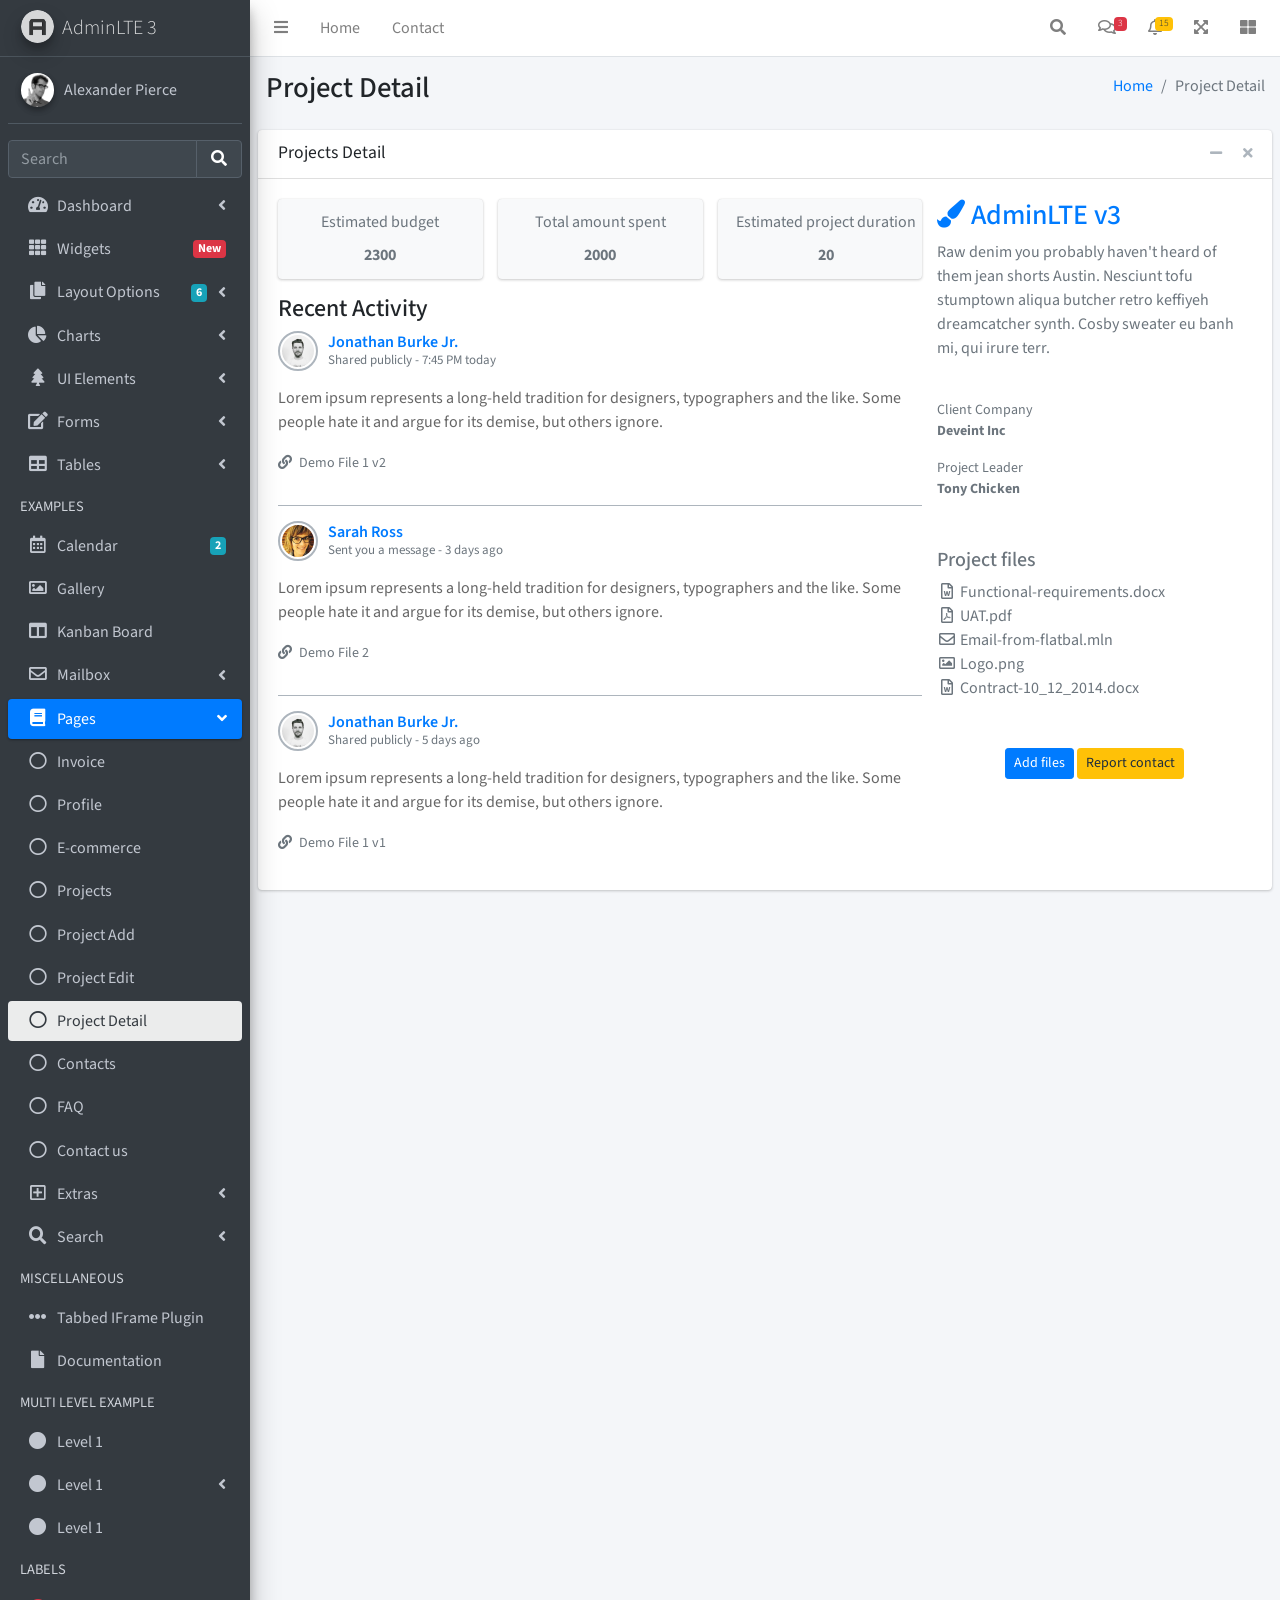
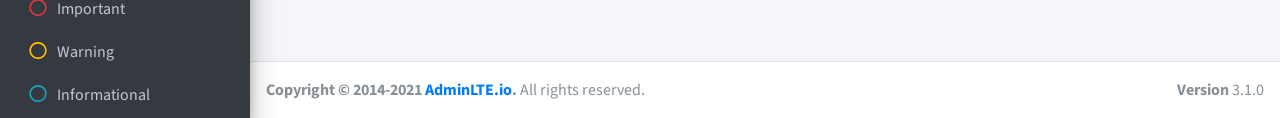
<file: telaah/pages/examples/project-detail.html>
<!DOCTYPE html>
<html lang="en">
<head>
  <meta charset="utf-8">
  <meta name="viewport" content="width=device-width, initial-scale=1">
  <title>AdminLTE 3 | Project Detail</title>

  <!-- Google Font: Source Sans Pro -->
  <link rel="stylesheet" href="https://fonts.googleapis.com/css?family=Source+Sans+Pro:300,400,400i,700&display=fallback">
  <!-- Font Awesome -->
  <link rel="stylesheet" href="../../plugins/fontawesome-free/css/all.min.css">
  <!-- Theme style -->
  <link rel="stylesheet" href="../../dist/css/adminlte.min.css">
</head>
<body class="hold-transition sidebar-mini">
<!-- Site wrapper -->
<div class="wrapper">
  <!-- Navbar -->
  <nav class="main-header navbar navbar-expand navbar-white navbar-light">
    <!-- Left navbar links -->
    <ul class="navbar-nav">
      <li class="nav-item">
        <a class="nav-link" data-widget="pushmenu" href="#" role="button"><i class="fas fa-bars"></i></a>
      </li>
      <li class="nav-item d-none d-sm-inline-block">
        <a href="../../index3.html" class="nav-link">Home</a>
      </li>
      <li class="nav-item d-none d-sm-inline-block">
        <a href="#" class="nav-link">Contact</a>
      </li>
    </ul>

    <!-- Right navbar links -->
    <ul class="navbar-nav ml-auto">
      <!-- Navbar Search -->
      <li class="nav-item">
        <a class="nav-link" data-widget="navbar-search" href="#" role="button">
          <i class="fas fa-search"></i>
        </a>
        <div class="navbar-search-block">
          <form class="form-inline">
            <div class="input-group input-group-sm">
              <input class="form-control form-control-navbar" type="search" placeholder="Search" aria-label="Search">
              <div class="input-group-append">
                <button class="btn btn-navbar" type="submit">
                  <i class="fas fa-search"></i>
                </button>
                <button class="btn btn-navbar" type="button" data-widget="navbar-search">
                  <i class="fas fa-times"></i>
                </button>
              </div>
            </div>
          </form>
        </div>
      </li>

      <!-- Messages Dropdown Menu -->
      <li class="nav-item dropdown">
        <a class="nav-link" data-toggle="dropdown" href="#">
          <i class="far fa-comments"></i>
          <span class="badge badge-danger navbar-badge">3</span>
        </a>
        <div class="dropdown-menu dropdown-menu-lg dropdown-menu-right">
          <a href="#" class="dropdown-item">
            <!-- Message Start -->
            <div class="media">
              <img src="../../dist/img/user1-128x128.jpg" alt="User Avatar" class="img-size-50 mr-3 img-circle">
              <div class="media-body">
                <h3 class="dropdown-item-title">
                  Brad Diesel
                  <span class="float-right text-sm text-danger"><i class="fas fa-star"></i></span>
                </h3>
                <p class="text-sm">Call me whenever you can...</p>
                <p class="text-sm text-muted"><i class="far fa-clock mr-1"></i> 4 Hours Ago</p>
              </div>
            </div>
            <!-- Message End -->
          </a>
          <div class="dropdown-divider"></div>
          <a href="#" class="dropdown-item">
            <!-- Message Start -->
            <div class="media">
              <img src="../../dist/img/user8-128x128.jpg" alt="User Avatar" class="img-size-50 img-circle mr-3">
              <div class="media-body">
                <h3 class="dropdown-item-title">
                  John Pierce
                  <span class="float-right text-sm text-muted"><i class="fas fa-star"></i></span>
                </h3>
                <p class="text-sm">I got your message bro</p>
                <p class="text-sm text-muted"><i class="far fa-clock mr-1"></i> 4 Hours Ago</p>
              </div>
            </div>
            <!-- Message End -->
          </a>
          <div class="dropdown-divider"></div>
          <a href="#" class="dropdown-item">
            <!-- Message Start -->
            <div class="media">
              <img src="../../dist/img/user3-128x128.jpg" alt="User Avatar" class="img-size-50 img-circle mr-3">
              <div class="media-body">
                <h3 class="dropdown-item-title">
                  Nora Silvester
                  <span class="float-right text-sm text-warning"><i class="fas fa-star"></i></span>
                </h3>
                <p class="text-sm">The subject goes here</p>
                <p class="text-sm text-muted"><i class="far fa-clock mr-1"></i> 4 Hours Ago</p>
              </div>
            </div>
            <!-- Message End -->
          </a>
          <div class="dropdown-divider"></div>
          <a href="#" class="dropdown-item dropdown-footer">See All Messages</a>
        </div>
      </li>
      <!-- Notifications Dropdown Menu -->
      <li class="nav-item dropdown">
        <a class="nav-link" data-toggle="dropdown" href="#">
          <i class="far fa-bell"></i>
          <span class="badge badge-warning navbar-badge">15</span>
        </a>
        <div class="dropdown-menu dropdown-menu-lg dropdown-menu-right">
          <span class="dropdown-item dropdown-header">15 Notifications</span>
          <div class="dropdown-divider"></div>
          <a href="#" class="dropdown-item">
            <i class="fas fa-envelope mr-2"></i> 4 new messages
            <span class="float-right text-muted text-sm">3 mins</span>
          </a>
          <div class="dropdown-divider"></div>
          <a href="#" class="dropdown-item">
            <i class="fas fa-users mr-2"></i> 8 friend requests
            <span class="float-right text-muted text-sm">12 hours</span>
          </a>
          <div class="dropdown-divider"></div>
          <a href="#" class="dropdown-item">
            <i class="fas fa-file mr-2"></i> 3 new reports
            <span class="float-right text-muted text-sm">2 days</span>
          </a>
          <div class="dropdown-divider"></div>
          <a href="#" class="dropdown-item dropdown-footer">See All Notifications</a>
        </div>
      </li>
      <li class="nav-item">
        <a class="nav-link" data-widget="fullscreen" href="#" role="button">
          <i class="fas fa-expand-arrows-alt"></i>
        </a>
      </li>
      <li class="nav-item">
        <a class="nav-link" data-widget="control-sidebar" data-slide="true" href="#" role="button">
          <i class="fas fa-th-large"></i>
        </a>
      </li>
    </ul>
  </nav>
  <!-- /.navbar -->

  <!-- Main Sidebar Container -->
  <aside class="main-sidebar sidebar-dark-primary elevation-4">
    <!-- Brand Logo -->
    <a href="../../index3.html" class="brand-link">
      <img src="../../dist/img/AdminLTELogo.png" alt="AdminLTE Logo" class="brand-image img-circle elevation-3" style="opacity: .8">
      <span class="brand-text font-weight-light">AdminLTE 3</span>
    </a>

    <!-- Sidebar -->
    <div class="sidebar">
      <!-- Sidebar user (optional) -->
      <div class="user-panel mt-3 pb-3 mb-3 d-flex">
        <div class="image">
          <img src="../../dist/img/user2-160x160.jpg" class="img-circle elevation-2" alt="User Image">
        </div>
        <div class="info">
          <a href="#" class="d-block">Alexander Pierce</a>
        </div>
      </div>

      <!-- SidebarSearch Form -->
      <div class="form-inline">
        <div class="input-group" data-widget="sidebar-search">
          <input class="form-control form-control-sidebar" type="search" placeholder="Search" aria-label="Search">
          <div class="input-group-append">
            <button class="btn btn-sidebar">
              <i class="fas fa-search fa-fw"></i>
            </button>
          </div>
        </div>
      </div>

      <!-- Sidebar Menu -->
      <nav class="mt-2">
        <ul class="nav nav-pills nav-sidebar flex-column" data-widget="treeview" role="menu" data-accordion="false">
          <!-- Add icons to the links using the .nav-icon class
               with font-awesome or any other icon font library -->
          <li class="nav-item">
            <a href="#" class="nav-link">
              <i class="nav-icon fas fa-tachometer-alt"></i>
              <p>
                Dashboard
                <i class="right fas fa-angle-left"></i>
              </p>
            </a>
            <ul class="nav nav-treeview">
              <li class="nav-item">
                <a href="../../index.html" class="nav-link">
                  <i class="far fa-circle nav-icon"></i>
                  <p>Dashboard v1</p>
                </a>
              </li>
              <li class="nav-item">
                <a href="../../index2.html" class="nav-link">
                  <i class="far fa-circle nav-icon"></i>
                  <p>Dashboard v2</p>
                </a>
              </li>
              <li class="nav-item">
                <a href="../../index3.html" class="nav-link">
                  <i class="far fa-circle nav-icon"></i>
                  <p>Dashboard v3</p>
                </a>
              </li>
            </ul>
          </li>
          <li class="nav-item">
            <a href="../widgets.html" class="nav-link">
              <i class="nav-icon fas fa-th"></i>
              <p>
                Widgets
                <span class="right badge badge-danger">New</span>
              </p>
            </a>
          </li>
          <li class="nav-item">
            <a href="#" class="nav-link">
              <i class="nav-icon fas fa-copy"></i>
              <p>
                Layout Options
                <i class="fas fa-angle-left right"></i>
                <span class="badge badge-info right">6</span>
              </p>
            </a>
            <ul class="nav nav-treeview">
              <li class="nav-item">
                <a href="../layout/top-nav.html" class="nav-link">
                  <i class="far fa-circle nav-icon"></i>
                  <p>Top Navigation</p>
                </a>
              </li>
              <li class="nav-item">
                <a href="../layout/top-nav-sidebar.html" class="nav-link">
                  <i class="far fa-circle nav-icon"></i>
                  <p>Top Navigation + Sidebar</p>
                </a>
              </li>
              <li class="nav-item">
                <a href="../layout/boxed.html" class="nav-link">
                  <i class="far fa-circle nav-icon"></i>
                  <p>Boxed</p>
                </a>
              </li>
              <li class="nav-item">
                <a href="../layout/fixed-sidebar.html" class="nav-link">
                  <i class="far fa-circle nav-icon"></i>
                  <p>Fixed Sidebar</p>
                </a>
              </li>
              <li class="nav-item">
                <a href="../layout/fixed-sidebar-custom.html" class="nav-link">
                  <i class="far fa-circle nav-icon"></i>
                  <p>Fixed Sidebar <small>+ Custom Area</small></p>
                </a>
              </li>
              <li class="nav-item">
                <a href="../layout/fixed-topnav.html" class="nav-link">
                  <i class="far fa-circle nav-icon"></i>
                  <p>Fixed Navbar</p>
                </a>
              </li>
              <li class="nav-item">
                <a href="../layout/fixed-footer.html" class="nav-link">
                  <i class="far fa-circle nav-icon"></i>
                  <p>Fixed Footer</p>
                </a>
              </li>
              <li class="nav-item">
                <a href="../layout/collapsed-sidebar.html" class="nav-link">
                  <i class="far fa-circle nav-icon"></i>
                  <p>Collapsed Sidebar</p>
                </a>
              </li>
            </ul>
          </li>
          <li class="nav-item">
            <a href="#" class="nav-link">
              <i class="nav-icon fas fa-chart-pie"></i>
              <p>
                Charts
                <i class="right fas fa-angle-left"></i>
              </p>
            </a>
            <ul class="nav nav-treeview">
              <li class="nav-item">
                <a href="../charts/chartjs.html" class="nav-link">
                  <i class="far fa-circle nav-icon"></i>
                  <p>ChartJS</p>
                </a>
              </li>
              <li class="nav-item">
                <a href="../charts/flot.html" class="nav-link">
                  <i class="far fa-circle nav-icon"></i>
                  <p>Flot</p>
                </a>
              </li>
              <li class="nav-item">
                <a href="../charts/inline.html" class="nav-link">
                  <i class="far fa-circle nav-icon"></i>
                  <p>Inline</p>
                </a>
              </li>
              <li class="nav-item">
                <a href="../charts/uplot.html" class="nav-link">
                  <i class="far fa-circle nav-icon"></i>
                  <p>uPlot</p>
                </a>
              </li>
            </ul>
          </li>
          <li class="nav-item">
            <a href="#" class="nav-link">
              <i class="nav-icon fas fa-tree"></i>
              <p>
                UI Elements
                <i class="fas fa-angle-left right"></i>
              </p>
            </a>
            <ul class="nav nav-treeview">
              <li class="nav-item">
                <a href="../UI/general.html" class="nav-link">
                  <i class="far fa-circle nav-icon"></i>
                  <p>General</p>
                </a>
              </li>
              <li class="nav-item">
                <a href="../UI/icons.html" class="nav-link">
                  <i class="far fa-circle nav-icon"></i>
                  <p>Icons</p>
                </a>
              </li>
              <li class="nav-item">
                <a href="../UI/buttons.html" class="nav-link">
                  <i class="far fa-circle nav-icon"></i>
                  <p>Buttons</p>
                </a>
              </li>
              <li class="nav-item">
                <a href="../UI/sliders.html" class="nav-link">
                  <i class="far fa-circle nav-icon"></i>
                  <p>Sliders</p>
                </a>
              </li>
              <li class="nav-item">
                <a href="../UI/modals.html" class="nav-link">
                  <i class="far fa-circle nav-icon"></i>
                  <p>Modals & Alerts</p>
                </a>
              </li>
              <li class="nav-item">
                <a href="../UI/navbar.html" class="nav-link">
                  <i class="far fa-circle nav-icon"></i>
                  <p>Navbar & Tabs</p>
                </a>
              </li>
              <li class="nav-item">
                <a href="../UI/timeline.html" class="nav-link">
                  <i class="far fa-circle nav-icon"></i>
                  <p>Timeline</p>
                </a>
              </li>
              <li class="nav-item">
                <a href="../UI/ribbons.html" class="nav-link">
                  <i class="far fa-circle nav-icon"></i>
                  <p>Ribbons</p>
                </a>
              </li>
            </ul>
          </li>
          <li class="nav-item">
            <a href="#" class="nav-link">
              <i class="nav-icon fas fa-edit"></i>
              <p>
                Forms
                <i class="fas fa-angle-left right"></i>
              </p>
            </a>
            <ul class="nav nav-treeview">
              <li class="nav-item">
                <a href="../forms/general.html" class="nav-link">
                  <i class="far fa-circle nav-icon"></i>
                  <p>General Elements</p>
                </a>
              </li>
              <li class="nav-item">
                <a href="../forms/advanced.html" class="nav-link">
                  <i class="far fa-circle nav-icon"></i>
                  <p>Advanced Elements</p>
                </a>
              </li>
              <li class="nav-item">
                <a href="../forms/editors.html" class="nav-link">
                  <i class="far fa-circle nav-icon"></i>
                  <p>Editors</p>
                </a>
              </li>
              <li class="nav-item">
                <a href="../forms/validation.html" class="nav-link">
                  <i class="far fa-circle nav-icon"></i>
                  <p>Validation</p>
                </a>
              </li>
            </ul>
          </li>
          <li class="nav-item">
            <a href="#" class="nav-link">
              <i class="nav-icon fas fa-table"></i>
              <p>
                Tables
                <i class="fas fa-angle-left right"></i>
              </p>
            </a>
            <ul class="nav nav-treeview">
              <li class="nav-item">
                <a href="../tables/simple.html" class="nav-link">
                  <i class="far fa-circle nav-icon"></i>
                  <p>Simple Tables</p>
                </a>
              </li>
              <li class="nav-item">
                <a href="../tables/data.html" class="nav-link">
                  <i class="far fa-circle nav-icon"></i>
                  <p>DataTables</p>
                </a>
              </li>
              <li class="nav-item">
                <a href="../tables/jsgrid.html" class="nav-link">
                  <i class="far fa-circle nav-icon"></i>
                  <p>jsGrid</p>
                </a>
              </li>
            </ul>
          </li>
          <li class="nav-header">EXAMPLES</li>
          <li class="nav-item">
            <a href="../calendar.html" class="nav-link">
              <i class="nav-icon far fa-calendar-alt"></i>
              <p>
                Calendar
                <span class="badge badge-info right">2</span>
              </p>
            </a>
          </li>
          <li class="nav-item">
            <a href="../gallery.html" class="nav-link">
              <i class="nav-icon far fa-image"></i>
              <p>
                Gallery
              </p>
            </a>
          </li>
          <li class="nav-item">
            <a href="../kanban.html" class="nav-link">
              <i class="nav-icon fas fa-columns"></i>
              <p>
                Kanban Board
              </p>
            </a>
          </li>
          <li class="nav-item">
            <a href="#" class="nav-link">
              <i class="nav-icon far fa-envelope"></i>
              <p>
                Mailbox
                <i class="fas fa-angle-left right"></i>
              </p>
            </a>
            <ul class="nav nav-treeview">
              <li class="nav-item">
                <a href="../mailbox/mailbox.html" class="nav-link">
                  <i class="far fa-circle nav-icon"></i>
                  <p>Inbox</p>
                </a>
              </li>
              <li class="nav-item">
                <a href="../mailbox/compose.html" class="nav-link">
                  <i class="far fa-circle nav-icon"></i>
                  <p>Compose</p>
                </a>
              </li>
              <li class="nav-item">
                <a href="../mailbox/read-mail.html" class="nav-link">
                  <i class="far fa-circle nav-icon"></i>
                  <p>Read</p>
                </a>
              </li>
            </ul>
          </li>
          <li class="nav-item menu-open">
            <a href="#" class="nav-link active">
              <i class="nav-icon fas fa-book"></i>
              <p>
                Pages
                <i class="fas fa-angle-left right"></i>
              </p>
            </a>
            <ul class="nav nav-treeview">
              <li class="nav-item">
                <a href="../examples/invoice.html" class="nav-link">
                  <i class="far fa-circle nav-icon"></i>
                  <p>Invoice</p>
                </a>
              </li>
              <li class="nav-item">
                <a href="../examples/profile.html" class="nav-link">
                  <i class="far fa-circle nav-icon"></i>
                  <p>Profile</p>
                </a>
              </li>
              <li class="nav-item">
                <a href="../examples/e-commerce.html" class="nav-link">
                  <i class="far fa-circle nav-icon"></i>
                  <p>E-commerce</p>
                </a>
              </li>
              <li class="nav-item">
                <a href="../examples/projects.html" class="nav-link">
                  <i class="far fa-circle nav-icon"></i>
                  <p>Projects</p>
                </a>
              </li>
              <li class="nav-item">
                <a href="../examples/project-add.html" class="nav-link">
                  <i class="far fa-circle nav-icon"></i>
                  <p>Project Add</p>
                </a>
              </li>
              <li class="nav-item">
                <a href="../examples/project-edit.html" class="nav-link">
                  <i class="far fa-circle nav-icon"></i>
                  <p>Project Edit</p>
                </a>
              </li>
              <li class="nav-item">
                <a href="../examples/project-detail.html" class="nav-link active">
                  <i class="far fa-circle nav-icon"></i>
                  <p>Project Detail</p>
                </a>
              </li>
              <li class="nav-item">
                <a href="../examples/contacts.html" class="nav-link">
                  <i class="far fa-circle nav-icon"></i>
                  <p>Contacts</p>
                </a>
              </li>
              <li class="nav-item">
                <a href="../examples/faq.html" class="nav-link">
                  <i class="far fa-circle nav-icon"></i>
                  <p>FAQ</p>
                </a>
              </li>
              <li class="nav-item">
                <a href="../examples/contact-us.html" class="nav-link">
                  <i class="far fa-circle nav-icon"></i>
                  <p>Contact us</p>
                </a>
              </li>
            </ul>

          </li>
          <li class="nav-item">
            <a href="#" class="nav-link">
              <i class="nav-icon far fa-plus-square"></i>
              <p>
                Extras
                <i class="fas fa-angle-left right"></i>
              </p>
            </a>
            <ul class="nav nav-treeview">
              <li class="nav-item">
                <a href="#" class="nav-link">
                  <i class="far fa-circle nav-icon"></i>
                  <p>
                    Login & Register v1
                    <i class="fas fa-angle-left right"></i>
                  </p>
                </a>
                <ul class="nav nav-treeview">
                  <li class="nav-item">
                    <a href="../examples/login.html" class="nav-link">
                      <i class="far fa-circle nav-icon"></i>
                      <p>Login v1</p>
                    </a>
                  </li>
                  <li class="nav-item">
                    <a href="../examples/register.html" class="nav-link">
                      <i class="far fa-circle nav-icon"></i>
                      <p>Register v1</p>
                    </a>
                  </li>
                  <li class="nav-item">
                    <a href="../examples/forgot-password.html" class="nav-link">
                      <i class="far fa-circle nav-icon"></i>
                      <p>Forgot Password v1</p>
                    </a>
                  </li>
                  <li class="nav-item">
                    <a href="../examples/recover-password.html" class="nav-link">
                      <i class="far fa-circle nav-icon"></i>
                      <p>Recover Password v1</p>
                    </a>
                  </li>
                </ul>
              </li>
              <li class="nav-item">
                <a href="#" class="nav-link">
                  <i class="far fa-circle nav-icon"></i>
                  <p>
                    Login & Register v2
                    <i class="fas fa-angle-left right"></i>
                  </p>
                </a>
                <ul class="nav nav-treeview">
                  <li class="nav-item">
                    <a href="../examples/login-v2.html" class="nav-link">
                      <i class="far fa-circle nav-icon"></i>
                      <p>Login v2</p>
                    </a>
                  </li>
                  <li class="nav-item">
                    <a href="../examples/register-v2.html" class="nav-link">
                      <i class="far fa-circle nav-icon"></i>
                      <p>Register v2</p>
                    </a>
                  </li>
                  <li class="nav-item">
                    <a href="../examples/forgot-password-v2.html" class="nav-link">
                      <i class="far fa-circle nav-icon"></i>
                      <p>Forgot Password v2</p>
                    </a>
                  </li>
                  <li class="nav-item">
                    <a href="../examples/recover-password-v2.html" class="nav-link">
                      <i class="far fa-circle nav-icon"></i>
                      <p>Recover Password v2</p>
                    </a>
                  </li>
                </ul>
              </li>
              <li class="nav-item">
                <a href="../examples/lockscreen.html" class="nav-link">
                  <i class="far fa-circle nav-icon"></i>
                  <p>Lockscreen</p>
                </a>
              </li>
              <li class="nav-item">
                <a href="../examples/legacy-user-menu.html" class="nav-link">
                  <i class="far fa-circle nav-icon"></i>
                  <p>Legacy User Menu</p>
                </a>
              </li>
              <li class="nav-item">
                <a href="../examples/language-menu.html" class="nav-link">
                  <i class="far fa-circle nav-icon"></i>
                  <p>Language Menu</p>
                </a>
              </li>
              <li class="nav-item">
                <a href="../examples/404.html" class="nav-link">
                  <i class="far fa-circle nav-icon"></i>
                  <p>Error 404</p>
                </a>
              </li>
              <li class="nav-item">
                <a href="../examples/500.html" class="nav-link">
                  <i class="far fa-circle nav-icon"></i>
                  <p>Error 500</p>
                </a>
              </li>
              <li class="nav-item">
                <a href="../examples/pace.html" class="nav-link">
                  <i class="far fa-circle nav-icon"></i>
                  <p>Pace</p>
                </a>
              </li>
              <li class="nav-item">
                <a href="../examples/blank.html" class="nav-link">
                  <i class="far fa-circle nav-icon"></i>
                  <p>Blank Page</p>
                </a>
              </li>
              <li class="nav-item">
                <a href="../../starter.html" class="nav-link">
                  <i class="far fa-circle nav-icon"></i>
                  <p>Starter Page</p>
                </a>
              </li>
            </ul>
          </li>
          <li class="nav-item">
            <a href="#" class="nav-link">
              <i class="nav-icon fas fa-search"></i>
              <p>
                Search
                <i class="fas fa-angle-left right"></i>
              </p>
            </a>
            <ul class="nav nav-treeview">
              <li class="nav-item">
                <a href="../search/simple.html" class="nav-link">
                  <i class="far fa-circle nav-icon"></i>
                  <p>Simple Search</p>
                </a>
              </li>
              <li class="nav-item">
                <a href="../search/enhanced.html" class="nav-link">
                  <i class="far fa-circle nav-icon"></i>
                  <p>Enhanced</p>
                </a>
              </li>
            </ul>
          </li>
          <li class="nav-header">MISCELLANEOUS</li>
          <li class="nav-item">
            <a href="../../iframe.html" class="nav-link">
              <i class="nav-icon fas fa-ellipsis-h"></i>
              <p>Tabbed IFrame Plugin</p>
            </a>
          </li>
          <li class="nav-item">
            <a href="https://adminlte.io/docs/3.1/" class="nav-link">
              <i class="nav-icon fas fa-file"></i>
              <p>Documentation</p>
            </a>
          </li>
          <li class="nav-header">MULTI LEVEL EXAMPLE</li>
          <li class="nav-item">
            <a href="#" class="nav-link">
              <i class="fas fa-circle nav-icon"></i>
              <p>Level 1</p>
            </a>
          </li>
          <li class="nav-item">
            <a href="#" class="nav-link">
              <i class="nav-icon fas fa-circle"></i>
              <p>
                Level 1
                <i class="right fas fa-angle-left"></i>
              </p>
            </a>
            <ul class="nav nav-treeview">
              <li class="nav-item">
                <a href="#" class="nav-link">
                  <i class="far fa-circle nav-icon"></i>
                  <p>Level 2</p>
                </a>
              </li>
              <li class="nav-item">
                <a href="#" class="nav-link">
                  <i class="far fa-circle nav-icon"></i>
                  <p>
                    Level 2
                    <i class="right fas fa-angle-left"></i>
                  </p>
                </a>
                <ul class="nav nav-treeview">
                  <li class="nav-item">
                    <a href="#" class="nav-link">
                      <i class="far fa-dot-circle nav-icon"></i>
                      <p>Level 3</p>
                    </a>
                  </li>
                  <li class="nav-item">
                    <a href="#" class="nav-link">
                      <i class="far fa-dot-circle nav-icon"></i>
                      <p>Level 3</p>
                    </a>
                  </li>
                  <li class="nav-item">
                    <a href="#" class="nav-link">
                      <i class="far fa-dot-circle nav-icon"></i>
                      <p>Level 3</p>
                    </a>
                  </li>
                </ul>
              </li>
              <li class="nav-item">
                <a href="#" class="nav-link">
                  <i class="far fa-circle nav-icon"></i>
                  <p>Level 2</p>
                </a>
              </li>
            </ul>
          </li>
          <li class="nav-item">
            <a href="#" class="nav-link">
              <i class="fas fa-circle nav-icon"></i>
              <p>Level 1</p>
            </a>
          </li>
          <li class="nav-header">LABELS</li>
          <li class="nav-item">
            <a href="#" class="nav-link">
              <i class="nav-icon far fa-circle text-danger"></i>
              <p class="text">Important</p>
            </a>
          </li>
          <li class="nav-item">
            <a href="#" class="nav-link">
              <i class="nav-icon far fa-circle text-warning"></i>
              <p>Warning</p>
            </a>
          </li>
          <li class="nav-item">
            <a href="#" class="nav-link">
              <i class="nav-icon far fa-circle text-info"></i>
              <p>Informational</p>
            </a>
          </li>
        </ul>
      </nav>
      <!-- /.sidebar-menu -->
    </div>
    <!-- /.sidebar -->
  </aside>

  <!-- Content Wrapper. Contains page content -->
  <div class="content-wrapper">
    <!-- Content Header (Page header) -->
    <section class="content-header">
      <div class="container-fluid">
        <div class="row mb-2">
          <div class="col-sm-6">
            <h1>Project Detail</h1>
          </div>
          <div class="col-sm-6">
            <ol class="breadcrumb float-sm-right">
              <li class="breadcrumb-item"><a href="#">Home</a></li>
              <li class="breadcrumb-item active">Project Detail</li>
            </ol>
          </div>
        </div>
      </div><!-- /.container-fluid -->
    </section>

    <!-- Main content -->
    <section class="content">

      <!-- Default box -->
      <div class="card">
        <div class="card-header">
          <h3 class="card-title">Projects Detail</h3>

          <div class="card-tools">
            <button type="button" class="btn btn-tool" data-card-widget="collapse" title="Collapse">
              <i class="fas fa-minus"></i>
            </button>
            <button type="button" class="btn btn-tool" data-card-widget="remove" title="Remove">
              <i class="fas fa-times"></i>
            </button>
          </div>
        </div>
        <div class="card-body">
          <div class="row">
            <div class="col-12 col-md-12 col-lg-8 order-2 order-md-1">
              <div class="row">
                <div class="col-12 col-sm-4">
                  <div class="info-box bg-light">
                    <div class="info-box-content">
                      <span class="info-box-text text-center text-muted">Estimated budget</span>
                      <span class="info-box-number text-center text-muted mb-0">2300</span>
                    </div>
                  </div>
                </div>
                <div class="col-12 col-sm-4">
                  <div class="info-box bg-light">
                    <div class="info-box-content">
                      <span class="info-box-text text-center text-muted">Total amount spent</span>
                      <span class="info-box-number text-center text-muted mb-0">2000</span>
                    </div>
                  </div>
                </div>
                <div class="col-12 col-sm-4">
                  <div class="info-box bg-light">
                    <div class="info-box-content">
                      <span class="info-box-text text-center text-muted">Estimated project duration</span>
                      <span class="info-box-number text-center text-muted mb-0">20</span>
                    </div>
                  </div>
                </div>
              </div>
              <div class="row">
                <div class="col-12">
                  <h4>Recent Activity</h4>
                    <div class="post">
                      <div class="user-block">
                        <img class="img-circle img-bordered-sm" src="../../dist/img/user1-128x128.jpg" alt="user image">
                        <span class="username">
                          <a href="#">Jonathan Burke Jr.</a>
                        </span>
                        <span class="description">Shared publicly - 7:45 PM today</span>
                      </div>
                      <!-- /.user-block -->
                      <p>
                        Lorem ipsum represents a long-held tradition for designers,
                        typographers and the like. Some people hate it and argue for
                        its demise, but others ignore.
                      </p>

                      <p>
                        <a href="#" class="link-black text-sm"><i class="fas fa-link mr-1"></i> Demo File 1 v2</a>
                      </p>
                    </div>

                    <div class="post clearfix">
                      <div class="user-block">
                        <img class="img-circle img-bordered-sm" src="../../dist/img/user7-128x128.jpg" alt="User Image">
                        <span class="username">
                          <a href="#">Sarah Ross</a>
                        </span>
                        <span class="description">Sent you a message - 3 days ago</span>
                      </div>
                      <!-- /.user-block -->
                      <p>
                        Lorem ipsum represents a long-held tradition for designers,
                        typographers and the like. Some people hate it and argue for
                        its demise, but others ignore.
                      </p>
                      <p>
                        <a href="#" class="link-black text-sm"><i class="fas fa-link mr-1"></i> Demo File 2</a>
                      </p>
                    </div>

                    <div class="post">
                      <div class="user-block">
                        <img class="img-circle img-bordered-sm" src="../../dist/img/user1-128x128.jpg" alt="user image">
                        <span class="username">
                          <a href="#">Jonathan Burke Jr.</a>
                        </span>
                        <span class="description">Shared publicly - 5 days ago</span>
                      </div>
                      <!-- /.user-block -->
                      <p>
                        Lorem ipsum represents a long-held tradition for designers,
                        typographers and the like. Some people hate it and argue for
                        its demise, but others ignore.
                      </p>

                      <p>
                        <a href="#" class="link-black text-sm"><i class="fas fa-link mr-1"></i> Demo File 1 v1</a>
                      </p>
                    </div>
                </div>
              </div>
            </div>
            <div class="col-12 col-md-12 col-lg-4 order-1 order-md-2">
              <h3 class="text-primary"><i class="fas fa-paint-brush"></i> AdminLTE v3</h3>
              <p class="text-muted">Raw denim you probably haven't heard of them jean shorts Austin. Nesciunt tofu stumptown aliqua butcher retro keffiyeh dreamcatcher synth. Cosby sweater eu banh mi, qui irure terr.</p>
              <br>
              <div class="text-muted">
                <p class="text-sm">Client Company
                  <b class="d-block">Deveint Inc</b>
                </p>
                <p class="text-sm">Project Leader
                  <b class="d-block">Tony Chicken</b>
                </p>
              </div>

              <h5 class="mt-5 text-muted">Project files</h5>
              <ul class="list-unstyled">
                <li>
                  <a href="" class="btn-link text-secondary"><i class="far fa-fw fa-file-word"></i> Functional-requirements.docx</a>
                </li>
                <li>
                  <a href="" class="btn-link text-secondary"><i class="far fa-fw fa-file-pdf"></i> UAT.pdf</a>
                </li>
                <li>
                  <a href="" class="btn-link text-secondary"><i class="far fa-fw fa-envelope"></i> Email-from-flatbal.mln</a>
                </li>
                <li>
                  <a href="" class="btn-link text-secondary"><i class="far fa-fw fa-image "></i> Logo.png</a>
                </li>
                <li>
                  <a href="" class="btn-link text-secondary"><i class="far fa-fw fa-file-word"></i> Contract-10_12_2014.docx</a>
                </li>
              </ul>
              <div class="text-center mt-5 mb-3">
                <a href="#" class="btn btn-sm btn-primary">Add files</a>
                <a href="#" class="btn btn-sm btn-warning">Report contact</a>
              </div>
            </div>
          </div>
        </div>
        <!-- /.card-body -->
      </div>
      <!-- /.card -->

    </section>
    <!-- /.content -->
  </div>
  <!-- /.content-wrapper -->

  <footer class="main-footer">
    <div class="float-right d-none d-sm-block">
      <b>Version</b> 3.1.0
    </div>
    <strong>Copyright &copy; 2014-2021 <a href="https://adminlte.io">AdminLTE.io</a>.</strong> All rights reserved.
  </footer>

  <!-- Control Sidebar -->
  <aside class="control-sidebar control-sidebar-dark">
    <!-- Control sidebar content goes here -->
  </aside>
  <!-- /.control-sidebar -->
</div>
<!-- ./wrapper -->

<!-- jQuery -->
<script src="../../plugins/jquery/jquery.min.js"></script>
<!-- Bootstrap 4 -->
<script src="../../plugins/bootstrap/js/bootstrap.bundle.min.js"></script>
<!-- AdminLTE App -->
<script src="../../dist/js/adminlte.min.js"></script>
<!-- AdminLTE for demo purposes -->
<script src="../../dist/js/demo.js"></script>
</body>
</html>
</file>
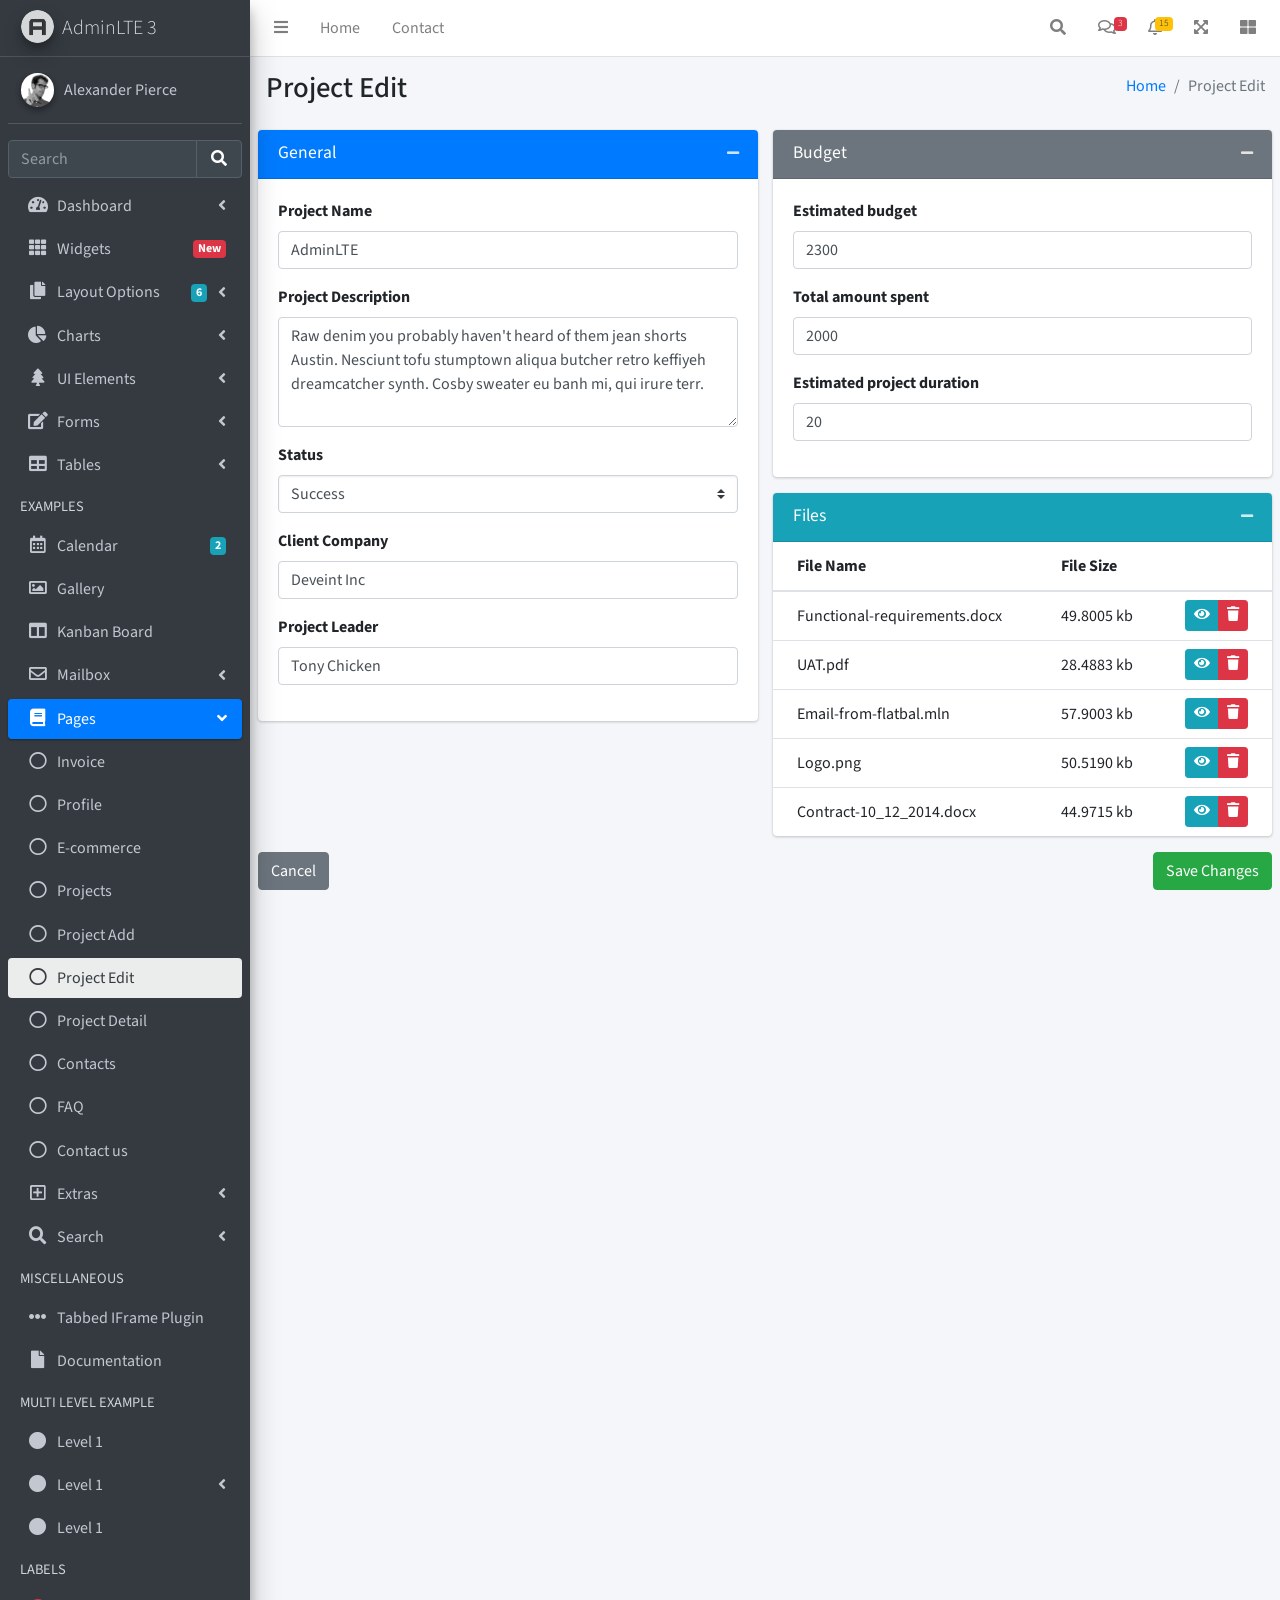
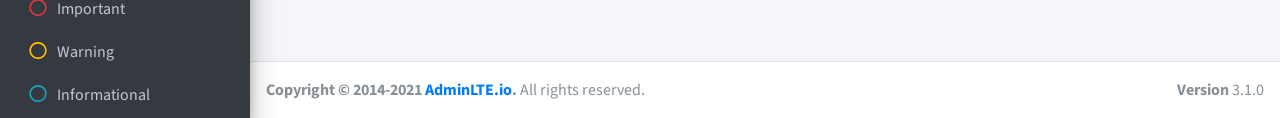
<file: telaah/pages/examples/project-edit.html>
<!DOCTYPE html>
<html lang="en">
<head>
  <meta charset="utf-8">
  <meta name="viewport" content="width=device-width, initial-scale=1">
  <title>AdminLTE 3 | Project Edit</title>

  <!-- Google Font: Source Sans Pro -->
  <link rel="stylesheet" href="https://fonts.googleapis.com/css?family=Source+Sans+Pro:300,400,400i,700&display=fallback">
  <!-- Font Awesome -->
  <link rel="stylesheet" href="../../plugins/fontawesome-free/css/all.min.css">
  <!-- Theme style -->
  <link rel="stylesheet" href="../../dist/css/adminlte.min.css">
</head>
<body class="hold-transition sidebar-mini">
<!-- Site wrapper -->
<div class="wrapper">
  <!-- Navbar -->
  <nav class="main-header navbar navbar-expand navbar-white navbar-light">
    <!-- Left navbar links -->
    <ul class="navbar-nav">
      <li class="nav-item">
        <a class="nav-link" data-widget="pushmenu" href="#" role="button"><i class="fas fa-bars"></i></a>
      </li>
      <li class="nav-item d-none d-sm-inline-block">
        <a href="../../index3.html" class="nav-link">Home</a>
      </li>
      <li class="nav-item d-none d-sm-inline-block">
        <a href="#" class="nav-link">Contact</a>
      </li>
    </ul>

    <!-- Right navbar links -->
    <ul class="navbar-nav ml-auto">
      <!-- Navbar Search -->
      <li class="nav-item">
        <a class="nav-link" data-widget="navbar-search" href="#" role="button">
          <i class="fas fa-search"></i>
        </a>
        <div class="navbar-search-block">
          <form class="form-inline">
            <div class="input-group input-group-sm">
              <input class="form-control form-control-navbar" type="search" placeholder="Search" aria-label="Search">
              <div class="input-group-append">
                <button class="btn btn-navbar" type="submit">
                  <i class="fas fa-search"></i>
                </button>
                <button class="btn btn-navbar" type="button" data-widget="navbar-search">
                  <i class="fas fa-times"></i>
                </button>
              </div>
            </div>
          </form>
        </div>
      </li>

      <!-- Messages Dropdown Menu -->
      <li class="nav-item dropdown">
        <a class="nav-link" data-toggle="dropdown" href="#">
          <i class="far fa-comments"></i>
          <span class="badge badge-danger navbar-badge">3</span>
        </a>
        <div class="dropdown-menu dropdown-menu-lg dropdown-menu-right">
          <a href="#" class="dropdown-item">
            <!-- Message Start -->
            <div class="media">
              <img src="../../dist/img/user1-128x128.jpg" alt="User Avatar" class="img-size-50 mr-3 img-circle">
              <div class="media-body">
                <h3 class="dropdown-item-title">
                  Brad Diesel
                  <span class="float-right text-sm text-danger"><i class="fas fa-star"></i></span>
                </h3>
                <p class="text-sm">Call me whenever you can...</p>
                <p class="text-sm text-muted"><i class="far fa-clock mr-1"></i> 4 Hours Ago</p>
              </div>
            </div>
            <!-- Message End -->
          </a>
          <div class="dropdown-divider"></div>
          <a href="#" class="dropdown-item">
            <!-- Message Start -->
            <div class="media">
              <img src="../../dist/img/user8-128x128.jpg" alt="User Avatar" class="img-size-50 img-circle mr-3">
              <div class="media-body">
                <h3 class="dropdown-item-title">
                  John Pierce
                  <span class="float-right text-sm text-muted"><i class="fas fa-star"></i></span>
                </h3>
                <p class="text-sm">I got your message bro</p>
                <p class="text-sm text-muted"><i class="far fa-clock mr-1"></i> 4 Hours Ago</p>
              </div>
            </div>
            <!-- Message End -->
          </a>
          <div class="dropdown-divider"></div>
          <a href="#" class="dropdown-item">
            <!-- Message Start -->
            <div class="media">
              <img src="../../dist/img/user3-128x128.jpg" alt="User Avatar" class="img-size-50 img-circle mr-3">
              <div class="media-body">
                <h3 class="dropdown-item-title">
                  Nora Silvester
                  <span class="float-right text-sm text-warning"><i class="fas fa-star"></i></span>
                </h3>
                <p class="text-sm">The subject goes here</p>
                <p class="text-sm text-muted"><i class="far fa-clock mr-1"></i> 4 Hours Ago</p>
              </div>
            </div>
            <!-- Message End -->
          </a>
          <div class="dropdown-divider"></div>
          <a href="#" class="dropdown-item dropdown-footer">See All Messages</a>
        </div>
      </li>
      <!-- Notifications Dropdown Menu -->
      <li class="nav-item dropdown">
        <a class="nav-link" data-toggle="dropdown" href="#">
          <i class="far fa-bell"></i>
          <span class="badge badge-warning navbar-badge">15</span>
        </a>
        <div class="dropdown-menu dropdown-menu-lg dropdown-menu-right">
          <span class="dropdown-item dropdown-header">15 Notifications</span>
          <div class="dropdown-divider"></div>
          <a href="#" class="dropdown-item">
            <i class="fas fa-envelope mr-2"></i> 4 new messages
            <span class="float-right text-muted text-sm">3 mins</span>
          </a>
          <div class="dropdown-divider"></div>
          <a href="#" class="dropdown-item">
            <i class="fas fa-users mr-2"></i> 8 friend requests
            <span class="float-right text-muted text-sm">12 hours</span>
          </a>
          <div class="dropdown-divider"></div>
          <a href="#" class="dropdown-item">
            <i class="fas fa-file mr-2"></i> 3 new reports
            <span class="float-right text-muted text-sm">2 days</span>
          </a>
          <div class="dropdown-divider"></div>
          <a href="#" class="dropdown-item dropdown-footer">See All Notifications</a>
        </div>
      </li>
      <li class="nav-item">
        <a class="nav-link" data-widget="fullscreen" href="#" role="button">
          <i class="fas fa-expand-arrows-alt"></i>
        </a>
      </li>
      <li class="nav-item">
        <a class="nav-link" data-widget="control-sidebar" data-slide="true" href="#" role="button">
          <i class="fas fa-th-large"></i>
        </a>
      </li>
    </ul>
  </nav>
  <!-- /.navbar -->

  <!-- Main Sidebar Container -->
  <aside class="main-sidebar sidebar-dark-primary elevation-4">
    <!-- Brand Logo -->
    <a href="../../index3.html" class="brand-link">
      <img src="../../dist/img/AdminLTELogo.png" alt="AdminLTE Logo" class="brand-image img-circle elevation-3" style="opacity: .8">
      <span class="brand-text font-weight-light">AdminLTE 3</span>
    </a>

    <!-- Sidebar -->
    <div class="sidebar">
      <!-- Sidebar user (optional) -->
      <div class="user-panel mt-3 pb-3 mb-3 d-flex">
        <div class="image">
          <img src="../../dist/img/user2-160x160.jpg" class="img-circle elevation-2" alt="User Image">
        </div>
        <div class="info">
          <a href="#" class="d-block">Alexander Pierce</a>
        </div>
      </div>

      <!-- SidebarSearch Form -->
      <div class="form-inline">
        <div class="input-group" data-widget="sidebar-search">
          <input class="form-control form-control-sidebar" type="search" placeholder="Search" aria-label="Search">
          <div class="input-group-append">
            <button class="btn btn-sidebar">
              <i class="fas fa-search fa-fw"></i>
            </button>
          </div>
        </div>
      </div>

      <!-- Sidebar Menu -->
      <nav class="mt-2">
        <ul class="nav nav-pills nav-sidebar flex-column" data-widget="treeview" role="menu" data-accordion="false">
          <!-- Add icons to the links using the .nav-icon class
               with font-awesome or any other icon font library -->
          <li class="nav-item">
            <a href="#" class="nav-link">
              <i class="nav-icon fas fa-tachometer-alt"></i>
              <p>
                Dashboard
                <i class="right fas fa-angle-left"></i>
              </p>
            </a>
            <ul class="nav nav-treeview">
              <li class="nav-item">
                <a href="../../index.html" class="nav-link">
                  <i class="far fa-circle nav-icon"></i>
                  <p>Dashboard v1</p>
                </a>
              </li>
              <li class="nav-item">
                <a href="../../index2.html" class="nav-link">
                  <i class="far fa-circle nav-icon"></i>
                  <p>Dashboard v2</p>
                </a>
              </li>
              <li class="nav-item">
                <a href="../../index3.html" class="nav-link">
                  <i class="far fa-circle nav-icon"></i>
                  <p>Dashboard v3</p>
                </a>
              </li>
            </ul>
          </li>
          <li class="nav-item">
            <a href="../widgets.html" class="nav-link">
              <i class="nav-icon fas fa-th"></i>
              <p>
                Widgets
                <span class="right badge badge-danger">New</span>
              </p>
            </a>
          </li>
          <li class="nav-item">
            <a href="#" class="nav-link">
              <i class="nav-icon fas fa-copy"></i>
              <p>
                Layout Options
                <i class="fas fa-angle-left right"></i>
                <span class="badge badge-info right">6</span>
              </p>
            </a>
            <ul class="nav nav-treeview">
              <li class="nav-item">
                <a href="../layout/top-nav.html" class="nav-link">
                  <i class="far fa-circle nav-icon"></i>
                  <p>Top Navigation</p>
                </a>
              </li>
              <li class="nav-item">
                <a href="../layout/top-nav-sidebar.html" class="nav-link">
                  <i class="far fa-circle nav-icon"></i>
                  <p>Top Navigation + Sidebar</p>
                </a>
              </li>
              <li class="nav-item">
                <a href="../layout/boxed.html" class="nav-link">
                  <i class="far fa-circle nav-icon"></i>
                  <p>Boxed</p>
                </a>
              </li>
              <li class="nav-item">
                <a href="../layout/fixed-sidebar.html" class="nav-link">
                  <i class="far fa-circle nav-icon"></i>
                  <p>Fixed Sidebar</p>
                </a>
              </li>
              <li class="nav-item">
                <a href="../layout/fixed-sidebar-custom.html" class="nav-link">
                  <i class="far fa-circle nav-icon"></i>
                  <p>Fixed Sidebar <small>+ Custom Area</small></p>
                </a>
              </li>
              <li class="nav-item">
                <a href="../layout/fixed-topnav.html" class="nav-link">
                  <i class="far fa-circle nav-icon"></i>
                  <p>Fixed Navbar</p>
                </a>
              </li>
              <li class="nav-item">
                <a href="../layout/fixed-footer.html" class="nav-link">
                  <i class="far fa-circle nav-icon"></i>
                  <p>Fixed Footer</p>
                </a>
              </li>
              <li class="nav-item">
                <a href="../layout/collapsed-sidebar.html" class="nav-link">
                  <i class="far fa-circle nav-icon"></i>
                  <p>Collapsed Sidebar</p>
                </a>
              </li>
            </ul>
          </li>
          <li class="nav-item">
            <a href="#" class="nav-link">
              <i class="nav-icon fas fa-chart-pie"></i>
              <p>
                Charts
                <i class="right fas fa-angle-left"></i>
              </p>
            </a>
            <ul class="nav nav-treeview">
              <li class="nav-item">
                <a href="../charts/chartjs.html" class="nav-link">
                  <i class="far fa-circle nav-icon"></i>
                  <p>ChartJS</p>
                </a>
              </li>
              <li class="nav-item">
                <a href="../charts/flot.html" class="nav-link">
                  <i class="far fa-circle nav-icon"></i>
                  <p>Flot</p>
                </a>
              </li>
              <li class="nav-item">
                <a href="../charts/inline.html" class="nav-link">
                  <i class="far fa-circle nav-icon"></i>
                  <p>Inline</p>
                </a>
              </li>
              <li class="nav-item">
                <a href="../charts/uplot.html" class="nav-link">
                  <i class="far fa-circle nav-icon"></i>
                  <p>uPlot</p>
                </a>
              </li>
            </ul>
          </li>
          <li class="nav-item">
            <a href="#" class="nav-link">
              <i class="nav-icon fas fa-tree"></i>
              <p>
                UI Elements
                <i class="fas fa-angle-left right"></i>
              </p>
            </a>
            <ul class="nav nav-treeview">
              <li class="nav-item">
                <a href="../UI/general.html" class="nav-link">
                  <i class="far fa-circle nav-icon"></i>
                  <p>General</p>
                </a>
              </li>
              <li class="nav-item">
                <a href="../UI/icons.html" class="nav-link">
                  <i class="far fa-circle nav-icon"></i>
                  <p>Icons</p>
                </a>
              </li>
              <li class="nav-item">
                <a href="../UI/buttons.html" class="nav-link">
                  <i class="far fa-circle nav-icon"></i>
                  <p>Buttons</p>
                </a>
              </li>
              <li class="nav-item">
                <a href="../UI/sliders.html" class="nav-link">
                  <i class="far fa-circle nav-icon"></i>
                  <p>Sliders</p>
                </a>
              </li>
              <li class="nav-item">
                <a href="../UI/modals.html" class="nav-link">
                  <i class="far fa-circle nav-icon"></i>
                  <p>Modals & Alerts</p>
                </a>
              </li>
              <li class="nav-item">
                <a href="../UI/navbar.html" class="nav-link">
                  <i class="far fa-circle nav-icon"></i>
                  <p>Navbar & Tabs</p>
                </a>
              </li>
              <li class="nav-item">
                <a href="../UI/timeline.html" class="nav-link">
                  <i class="far fa-circle nav-icon"></i>
                  <p>Timeline</p>
                </a>
              </li>
              <li class="nav-item">
                <a href="../UI/ribbons.html" class="nav-link">
                  <i class="far fa-circle nav-icon"></i>
                  <p>Ribbons</p>
                </a>
              </li>
            </ul>
          </li>
          <li class="nav-item">
            <a href="#" class="nav-link">
              <i class="nav-icon fas fa-edit"></i>
              <p>
                Forms
                <i class="fas fa-angle-left right"></i>
              </p>
            </a>
            <ul class="nav nav-treeview">
              <li class="nav-item">
                <a href="../forms/general.html" class="nav-link">
                  <i class="far fa-circle nav-icon"></i>
                  <p>General Elements</p>
                </a>
              </li>
              <li class="nav-item">
                <a href="../forms/advanced.html" class="nav-link">
                  <i class="far fa-circle nav-icon"></i>
                  <p>Advanced Elements</p>
                </a>
              </li>
              <li class="nav-item">
                <a href="../forms/editors.html" class="nav-link">
                  <i class="far fa-circle nav-icon"></i>
                  <p>Editors</p>
                </a>
              </li>
              <li class="nav-item">
                <a href="../forms/validation.html" class="nav-link">
                  <i class="far fa-circle nav-icon"></i>
                  <p>Validation</p>
                </a>
              </li>
            </ul>
          </li>
          <li class="nav-item">
            <a href="#" class="nav-link">
              <i class="nav-icon fas fa-table"></i>
              <p>
                Tables
                <i class="fas fa-angle-left right"></i>
              </p>
            </a>
            <ul class="nav nav-treeview">
              <li class="nav-item">
                <a href="../tables/simple.html" class="nav-link">
                  <i class="far fa-circle nav-icon"></i>
                  <p>Simple Tables</p>
                </a>
              </li>
              <li class="nav-item">
                <a href="../tables/data.html" class="nav-link">
                  <i class="far fa-circle nav-icon"></i>
                  <p>DataTables</p>
                </a>
              </li>
              <li class="nav-item">
                <a href="../tables/jsgrid.html" class="nav-link">
                  <i class="far fa-circle nav-icon"></i>
                  <p>jsGrid</p>
                </a>
              </li>
            </ul>
          </li>
          <li class="nav-header">EXAMPLES</li>
          <li class="nav-item">
            <a href="../calendar.html" class="nav-link">
              <i class="nav-icon far fa-calendar-alt"></i>
              <p>
                Calendar
                <span class="badge badge-info right">2</span>
              </p>
            </a>
          </li>
          <li class="nav-item">
            <a href="../gallery.html" class="nav-link">
              <i class="nav-icon far fa-image"></i>
              <p>
                Gallery
              </p>
            </a>
          </li>
          <li class="nav-item">
            <a href="../kanban.html" class="nav-link">
              <i class="nav-icon fas fa-columns"></i>
              <p>
                Kanban Board
              </p>
            </a>
          </li>
          <li class="nav-item">
            <a href="#" class="nav-link">
              <i class="nav-icon far fa-envelope"></i>
              <p>
                Mailbox
                <i class="fas fa-angle-left right"></i>
              </p>
            </a>
            <ul class="nav nav-treeview">
              <li class="nav-item">
                <a href="../mailbox/mailbox.html" class="nav-link">
                  <i class="far fa-circle nav-icon"></i>
                  <p>Inbox</p>
                </a>
              </li>
              <li class="nav-item">
                <a href="../mailbox/compose.html" class="nav-link">
                  <i class="far fa-circle nav-icon"></i>
                  <p>Compose</p>
                </a>
              </li>
              <li class="nav-item">
                <a href="../mailbox/read-mail.html" class="nav-link">
                  <i class="far fa-circle nav-icon"></i>
                  <p>Read</p>
                </a>
              </li>
            </ul>
          </li>
          <li class="nav-item menu-open">
            <a href="#" class="nav-link active">
              <i class="nav-icon fas fa-book"></i>
              <p>
                Pages
                <i class="fas fa-angle-left right"></i>
              </p>
            </a>
            <ul class="nav nav-treeview">
              <li class="nav-item">
                <a href="../examples/invoice.html" class="nav-link">
                  <i class="far fa-circle nav-icon"></i>
                  <p>Invoice</p>
                </a>
              </li>
              <li class="nav-item">
                <a href="../examples/profile.html" class="nav-link">
                  <i class="far fa-circle nav-icon"></i>
                  <p>Profile</p>
                </a>
              </li>
              <li class="nav-item">
                <a href="../examples/e-commerce.html" class="nav-link">
                  <i class="far fa-circle nav-icon"></i>
                  <p>E-commerce</p>
                </a>
              </li>
              <li class="nav-item">
                <a href="../examples/projects.html" class="nav-link">
                  <i class="far fa-circle nav-icon"></i>
                  <p>Projects</p>
                </a>
              </li>
              <li class="nav-item">
                <a href="../examples/project-add.html" class="nav-link">
                  <i class="far fa-circle nav-icon"></i>
                  <p>Project Add</p>
                </a>
              </li>
              <li class="nav-item">
                <a href="../examples/project-edit.html" class="nav-link active">
                  <i class="far fa-circle nav-icon"></i>
                  <p>Project Edit</p>
                </a>
              </li>
              <li class="nav-item">
                <a href="../examples/project-detail.html" class="nav-link">
                  <i class="far fa-circle nav-icon"></i>
                  <p>Project Detail</p>
                </a>
              </li>
              <li class="nav-item">
                <a href="../examples/contacts.html" class="nav-link">
                  <i class="far fa-circle nav-icon"></i>
                  <p>Contacts</p>
                </a>
              </li>
              <li class="nav-item">
                <a href="../examples/faq.html" class="nav-link">
                  <i class="far fa-circle nav-icon"></i>
                  <p>FAQ</p>
                </a>
              </li>
              <li class="nav-item">
                <a href="../examples/contact-us.html" class="nav-link">
                  <i class="far fa-circle nav-icon"></i>
                  <p>Contact us</p>
                </a>
              </li>
            </ul>
          </li>
          <li class="nav-item">
            <a href="#" class="nav-link">
              <i class="nav-icon far fa-plus-square"></i>
              <p>
                Extras
                <i class="fas fa-angle-left right"></i>
              </p>
            </a>
            <ul class="nav nav-treeview">
              <li class="nav-item">
                <a href="#" class="nav-link">
                  <i class="far fa-circle nav-icon"></i>
                  <p>
                    Login & Register v1
                    <i class="fas fa-angle-left right"></i>
                  </p>
                </a>
                <ul class="nav nav-treeview">
                  <li class="nav-item">
                    <a href="../examples/login.html" class="nav-link">
                      <i class="far fa-circle nav-icon"></i>
                      <p>Login v1</p>
                    </a>
                  </li>
                  <li class="nav-item">
                    <a href="../examples/register.html" class="nav-link">
                      <i class="far fa-circle nav-icon"></i>
                      <p>Register v1</p>
                    </a>
                  </li>
                  <li class="nav-item">
                    <a href="../examples/forgot-password.html" class="nav-link">
                      <i class="far fa-circle nav-icon"></i>
                      <p>Forgot Password v1</p>
                    </a>
                  </li>
                  <li class="nav-item">
                    <a href="../examples/recover-password.html" class="nav-link">
                      <i class="far fa-circle nav-icon"></i>
                      <p>Recover Password v1</p>
                    </a>
                  </li>
                </ul>
              </li>
              <li class="nav-item">
                <a href="#" class="nav-link">
                  <i class="far fa-circle nav-icon"></i>
                  <p>
                    Login & Register v2
                    <i class="fas fa-angle-left right"></i>
                  </p>
                </a>
                <ul class="nav nav-treeview">
                  <li class="nav-item">
                    <a href="../examples/login-v2.html" class="nav-link">
                      <i class="far fa-circle nav-icon"></i>
                      <p>Login v2</p>
                    </a>
                  </li>
                  <li class="nav-item">
                    <a href="../examples/register-v2.html" class="nav-link">
                      <i class="far fa-circle nav-icon"></i>
                      <p>Register v2</p>
                    </a>
                  </li>
                  <li class="nav-item">
                    <a href="../examples/forgot-password-v2.html" class="nav-link">
                      <i class="far fa-circle nav-icon"></i>
                      <p>Forgot Password v2</p>
                    </a>
                  </li>
                  <li class="nav-item">
                    <a href="../examples/recover-password-v2.html" class="nav-link">
                      <i class="far fa-circle nav-icon"></i>
                      <p>Recover Password v2</p>
                    </a>
                  </li>
                </ul>
              </li>
              <li class="nav-item">
                <a href="../examples/lockscreen.html" class="nav-link">
                  <i class="far fa-circle nav-icon"></i>
                  <p>Lockscreen</p>
                </a>
              </li>
              <li class="nav-item">
                <a href="../examples/legacy-user-menu.html" class="nav-link">
                  <i class="far fa-circle nav-icon"></i>
                  <p>Legacy User Menu</p>
                </a>
              </li>
              <li class="nav-item">
                <a href="../examples/language-menu.html" class="nav-link">
                  <i class="far fa-circle nav-icon"></i>
                  <p>Language Menu</p>
                </a>
              </li>
              <li class="nav-item">
                <a href="../examples/404.html" class="nav-link">
                  <i class="far fa-circle nav-icon"></i>
                  <p>Error 404</p>
                </a>
              </li>
              <li class="nav-item">
                <a href="../examples/500.html" class="nav-link">
                  <i class="far fa-circle nav-icon"></i>
                  <p>Error 500</p>
                </a>
              </li>
              <li class="nav-item">
                <a href="../examples/pace.html" class="nav-link">
                  <i class="far fa-circle nav-icon"></i>
                  <p>Pace</p>
                </a>
              </li>
              <li class="nav-item">
                <a href="../examples/blank.html" class="nav-link">
                  <i class="far fa-circle nav-icon"></i>
                  <p>Blank Page</p>
                </a>
              </li>
              <li class="nav-item">
                <a href="../../starter.html" class="nav-link">
                  <i class="far fa-circle nav-icon"></i>
                  <p>Starter Page</p>
                </a>
              </li>
            </ul>
          </li>
          <li class="nav-item">
            <a href="#" class="nav-link">
              <i class="nav-icon fas fa-search"></i>
              <p>
                Search
                <i class="fas fa-angle-left right"></i>
              </p>
            </a>
            <ul class="nav nav-treeview">
              <li class="nav-item">
                <a href="../search/simple.html" class="nav-link">
                  <i class="far fa-circle nav-icon"></i>
                  <p>Simple Search</p>
                </a>
              </li>
              <li class="nav-item">
                <a href="../search/enhanced.html" class="nav-link">
                  <i class="far fa-circle nav-icon"></i>
                  <p>Enhanced</p>
                </a>
              </li>
            </ul>
          </li>
          <li class="nav-header">MISCELLANEOUS</li>
          <li class="nav-item">
            <a href="../../iframe.html" class="nav-link">
              <i class="nav-icon fas fa-ellipsis-h"></i>
              <p>Tabbed IFrame Plugin</p>
            </a>
          </li>
          <li class="nav-item">
            <a href="https://adminlte.io/docs/3.1/" class="nav-link">
              <i class="nav-icon fas fa-file"></i>
              <p>Documentation</p>
            </a>
          </li>
          <li class="nav-header">MULTI LEVEL EXAMPLE</li>
          <li class="nav-item">
            <a href="#" class="nav-link">
              <i class="fas fa-circle nav-icon"></i>
              <p>Level 1</p>
            </a>
          </li>
          <li class="nav-item">
            <a href="#" class="nav-link">
              <i class="nav-icon fas fa-circle"></i>
              <p>
                Level 1
                <i class="right fas fa-angle-left"></i>
              </p>
            </a>
            <ul class="nav nav-treeview">
              <li class="nav-item">
                <a href="#" class="nav-link">
                  <i class="far fa-circle nav-icon"></i>
                  <p>Level 2</p>
                </a>
              </li>
              <li class="nav-item">
                <a href="#" class="nav-link">
                  <i class="far fa-circle nav-icon"></i>
                  <p>
                    Level 2
                    <i class="right fas fa-angle-left"></i>
                  </p>
                </a>
                <ul class="nav nav-treeview">
                  <li class="nav-item">
                    <a href="#" class="nav-link">
                      <i class="far fa-dot-circle nav-icon"></i>
                      <p>Level 3</p>
                    </a>
                  </li>
                  <li class="nav-item">
                    <a href="#" class="nav-link">
                      <i class="far fa-dot-circle nav-icon"></i>
                      <p>Level 3</p>
                    </a>
                  </li>
                  <li class="nav-item">
                    <a href="#" class="nav-link">
                      <i class="far fa-dot-circle nav-icon"></i>
                      <p>Level 3</p>
                    </a>
                  </li>
                </ul>
              </li>
              <li class="nav-item">
                <a href="#" class="nav-link">
                  <i class="far fa-circle nav-icon"></i>
                  <p>Level 2</p>
                </a>
              </li>
            </ul>
          </li>
          <li class="nav-item">
            <a href="#" class="nav-link">
              <i class="fas fa-circle nav-icon"></i>
              <p>Level 1</p>
            </a>
          </li>
          <li class="nav-header">LABELS</li>
          <li class="nav-item">
            <a href="#" class="nav-link">
              <i class="nav-icon far fa-circle text-danger"></i>
              <p class="text">Important</p>
            </a>
          </li>
          <li class="nav-item">
            <a href="#" class="nav-link">
              <i class="nav-icon far fa-circle text-warning"></i>
              <p>Warning</p>
            </a>
          </li>
          <li class="nav-item">
            <a href="#" class="nav-link">
              <i class="nav-icon far fa-circle text-info"></i>
              <p>Informational</p>
            </a>
          </li>
        </ul>
      </nav>
      <!-- /.sidebar-menu -->
    </div>
    <!-- /.sidebar -->
  </aside>

  <!-- Content Wrapper. Contains page content -->
  <div class="content-wrapper">
    <!-- Content Header (Page header) -->
    <section class="content-header">
      <div class="container-fluid">
        <div class="row mb-2">
          <div class="col-sm-6">
            <h1>Project Edit</h1>
          </div>
          <div class="col-sm-6">
            <ol class="breadcrumb float-sm-right">
              <li class="breadcrumb-item"><a href="#">Home</a></li>
              <li class="breadcrumb-item active">Project Edit</li>
            </ol>
          </div>
        </div>
      </div><!-- /.container-fluid -->
    </section>

    <!-- Main content -->
    <section class="content">
      <div class="row">
        <div class="col-md-6">
          <div class="card card-primary">
            <div class="card-header">
              <h3 class="card-title">General</h3>

              <div class="card-tools">
                <button type="button" class="btn btn-tool" data-card-widget="collapse" title="Collapse">
                  <i class="fas fa-minus"></i>
                </button>
              </div>
            </div>
            <div class="card-body">
              <div class="form-group">
                <label for="inputName">Project Name</label>
                <input type="text" id="inputName" class="form-control" value="AdminLTE">
              </div>
              <div class="form-group">
                <label for="inputDescription">Project Description</label>
                <textarea id="inputDescription" class="form-control" rows="4">Raw denim you probably haven't heard of them jean shorts Austin. Nesciunt tofu stumptown aliqua butcher retro keffiyeh dreamcatcher synth. Cosby sweater eu banh mi, qui irure terr.</textarea>
              </div>
              <div class="form-group">
                <label for="inputStatus">Status</label>
                <select id="inputStatus" class="form-control custom-select">
                  <option disabled>Select one</option>
                  <option>On Hold</option>
                  <option>Canceled</option>
                  <option selected>Success</option>
                </select>
              </div>
              <div class="form-group">
                <label for="inputClientCompany">Client Company</label>
                <input type="text" id="inputClientCompany" class="form-control" value="Deveint Inc">
              </div>
              <div class="form-group">
                <label for="inputProjectLeader">Project Leader</label>
                <input type="text" id="inputProjectLeader" class="form-control" value="Tony Chicken">
              </div>
            </div>
            <!-- /.card-body -->
          </div>
          <!-- /.card -->
        </div>
        <div class="col-md-6">
          <div class="card card-secondary">
            <div class="card-header">
              <h3 class="card-title">Budget</h3>

              <div class="card-tools">
                <button type="button" class="btn btn-tool" data-card-widget="collapse" title="Collapse">
                  <i class="fas fa-minus"></i>
                </button>
              </div>
            </div>
            <div class="card-body">
              <div class="form-group">
                <label for="inputEstimatedBudget">Estimated budget</label>
                <input type="number" id="inputEstimatedBudget" class="form-control" value="2300" step="1">
              </div>
              <div class="form-group">
                <label for="inputSpentBudget">Total amount spent</label>
                <input type="number" id="inputSpentBudget" class="form-control" value="2000" step="1">
              </div>
              <div class="form-group">
                <label for="inputEstimatedDuration">Estimated project duration</label>
                <input type="number" id="inputEstimatedDuration" class="form-control" value="20" step="0.1">
              </div>
            </div>
            <!-- /.card-body -->
          </div>
          <!-- /.card -->
          <div class="card card-info">
            <div class="card-header">
              <h3 class="card-title">Files</h3>

              <div class="card-tools">
                <button type="button" class="btn btn-tool" data-card-widget="collapse" title="Collapse">
                  <i class="fas fa-minus"></i>
                </button>
              </div>
            </div>
            <div class="card-body p-0">
              <table class="table">
                <thead>
                  <tr>
                    <th>File Name</th>
                    <th>File Size</th>
                    <th></th>
                  </tr>
                </thead>
                <tbody>

                  <tr>
                    <td>Functional-requirements.docx</td>
                    <td>49.8005 kb</td>
                    <td class="text-right py-0 align-middle">
                      <div class="btn-group btn-group-sm">
                        <a href="#" class="btn btn-info"><i class="fas fa-eye"></i></a>
                        <a href="#" class="btn btn-danger"><i class="fas fa-trash"></i></a>
                      </div>
                    </td>
                  <tr>
                    <td>UAT.pdf</td>
                    <td>28.4883 kb</td>
                    <td class="text-right py-0 align-middle">
                      <div class="btn-group btn-group-sm">
                        <a href="#" class="btn btn-info"><i class="fas fa-eye"></i></a>
                        <a href="#" class="btn btn-danger"><i class="fas fa-trash"></i></a>
                      </div>
                    </td>
                  <tr>
                    <td>Email-from-flatbal.mln</td>
                    <td>57.9003 kb</td>
                    <td class="text-right py-0 align-middle">
                      <div class="btn-group btn-group-sm">
                        <a href="#" class="btn btn-info"><i class="fas fa-eye"></i></a>
                        <a href="#" class="btn btn-danger"><i class="fas fa-trash"></i></a>
                      </div>
                    </td>
                  <tr>
                    <td>Logo.png</td>
                    <td>50.5190 kb</td>
                    <td class="text-right py-0 align-middle">
                      <div class="btn-group btn-group-sm">
                        <a href="#" class="btn btn-info"><i class="fas fa-eye"></i></a>
                        <a href="#" class="btn btn-danger"><i class="fas fa-trash"></i></a>
                      </div>
                    </td>
                  <tr>
                    <td>Contract-10_12_2014.docx</td>
                    <td>44.9715 kb</td>
                    <td class="text-right py-0 align-middle">
                      <div class="btn-group btn-group-sm">
                        <a href="#" class="btn btn-info"><i class="fas fa-eye"></i></a>
                        <a href="#" class="btn btn-danger"><i class="fas fa-trash"></i></a>
                      </div>
                    </td>

                </tbody>
              </table>
            </div>
            <!-- /.card-body -->
          </div>
          <!-- /.card -->
        </div>
      </div>
      <div class="row">
        <div class="col-12">
          <a href="#" class="btn btn-secondary">Cancel</a>
          <input type="submit" value="Save Changes" class="btn btn-success float-right">
        </div>
      </div>
    </section>
    <!-- /.content -->
  </div>
  <!-- /.content-wrapper -->

  <footer class="main-footer">
    <div class="float-right d-none d-sm-block">
      <b>Version</b> 3.1.0
    </div>
    <strong>Copyright &copy; 2014-2021 <a href="https://adminlte.io">AdminLTE.io</a>.</strong> All rights reserved.
  </footer>

  <!-- Control Sidebar -->
  <aside class="control-sidebar control-sidebar-dark">
    <!-- Control sidebar content goes here -->
  </aside>
  <!-- /.control-sidebar -->
</div>
<!-- ./wrapper -->

<!-- jQuery -->
<script src="../../plugins/jquery/jquery.min.js"></script>
<!-- Bootstrap 4 -->
<script src="../../plugins/bootstrap/js/bootstrap.bundle.min.js"></script>
<!-- AdminLTE App -->
<script src="../../dist/js/adminlte.min.js"></script>
<!-- AdminLTE for demo purposes -->
<script src="../../dist/js/demo.js"></script>
</body>
</html>
</file>
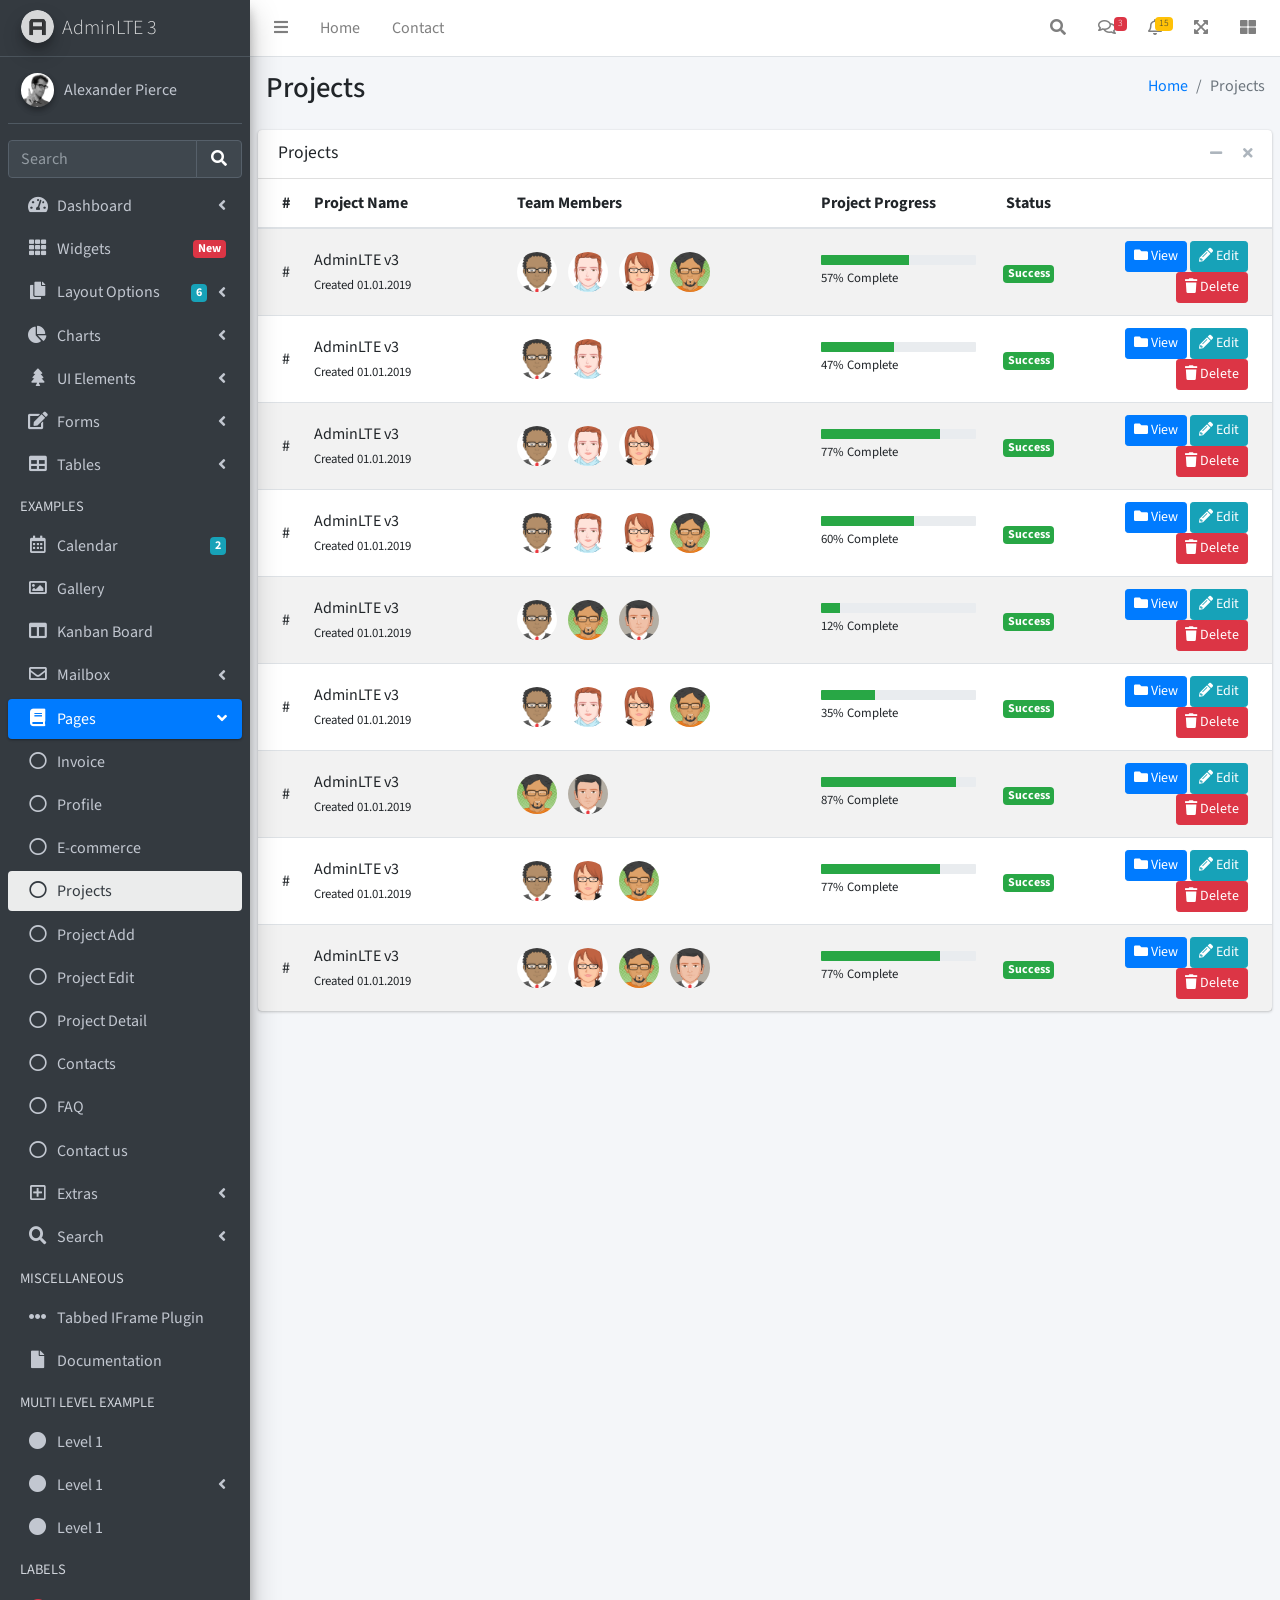
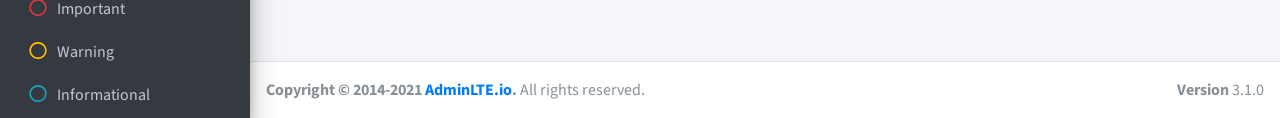
<file: telaah/pages/examples/projects.html>
<!DOCTYPE html>
<html lang="en">
<head>
  <meta charset="utf-8">
  <meta name="viewport" content="width=device-width, initial-scale=1">
  <title>AdminLTE 3 | Projects</title>

  <!-- Google Font: Source Sans Pro -->
  <link rel="stylesheet" href="https://fonts.googleapis.com/css?family=Source+Sans+Pro:300,400,400i,700&display=fallback">
  <!-- Font Awesome -->
  <link rel="stylesheet" href="../../plugins/fontawesome-free/css/all.min.css">
  <!-- Theme style -->
  <link rel="stylesheet" href="../../dist/css/adminlte.min.css">
</head>
<body class="hold-transition sidebar-mini">
<!-- Site wrapper -->
<div class="wrapper">
  <!-- Navbar -->
  <nav class="main-header navbar navbar-expand navbar-white navbar-light">
    <!-- Left navbar links -->
    <ul class="navbar-nav">
      <li class="nav-item">
        <a class="nav-link" data-widget="pushmenu" href="#" role="button"><i class="fas fa-bars"></i></a>
      </li>
      <li class="nav-item d-none d-sm-inline-block">
        <a href="../../index3.html" class="nav-link">Home</a>
      </li>
      <li class="nav-item d-none d-sm-inline-block">
        <a href="#" class="nav-link">Contact</a>
      </li>
    </ul>

    <!-- Right navbar links -->
    <ul class="navbar-nav ml-auto">
      <!-- Navbar Search -->
      <li class="nav-item">
        <a class="nav-link" data-widget="navbar-search" href="#" role="button">
          <i class="fas fa-search"></i>
        </a>
        <div class="navbar-search-block">
          <form class="form-inline">
            <div class="input-group input-group-sm">
              <input class="form-control form-control-navbar" type="search" placeholder="Search" aria-label="Search">
              <div class="input-group-append">
                <button class="btn btn-navbar" type="submit">
                  <i class="fas fa-search"></i>
                </button>
                <button class="btn btn-navbar" type="button" data-widget="navbar-search">
                  <i class="fas fa-times"></i>
                </button>
              </div>
            </div>
          </form>
        </div>
      </li>

      <!-- Messages Dropdown Menu -->
      <li class="nav-item dropdown">
        <a class="nav-link" data-toggle="dropdown" href="#">
          <i class="far fa-comments"></i>
          <span class="badge badge-danger navbar-badge">3</span>
        </a>
        <div class="dropdown-menu dropdown-menu-lg dropdown-menu-right">
          <a href="#" class="dropdown-item">
            <!-- Message Start -->
            <div class="media">
              <img src="../../dist/img/user1-128x128.jpg" alt="User Avatar" class="img-size-50 mr-3 img-circle">
              <div class="media-body">
                <h3 class="dropdown-item-title">
                  Brad Diesel
                  <span class="float-right text-sm text-danger"><i class="fas fa-star"></i></span>
                </h3>
                <p class="text-sm">Call me whenever you can...</p>
                <p class="text-sm text-muted"><i class="far fa-clock mr-1"></i> 4 Hours Ago</p>
              </div>
            </div>
            <!-- Message End -->
          </a>
          <div class="dropdown-divider"></div>
          <a href="#" class="dropdown-item">
            <!-- Message Start -->
            <div class="media">
              <img src="../../dist/img/user8-128x128.jpg" alt="User Avatar" class="img-size-50 img-circle mr-3">
              <div class="media-body">
                <h3 class="dropdown-item-title">
                  John Pierce
                  <span class="float-right text-sm text-muted"><i class="fas fa-star"></i></span>
                </h3>
                <p class="text-sm">I got your message bro</p>
                <p class="text-sm text-muted"><i class="far fa-clock mr-1"></i> 4 Hours Ago</p>
              </div>
            </div>
            <!-- Message End -->
          </a>
          <div class="dropdown-divider"></div>
          <a href="#" class="dropdown-item">
            <!-- Message Start -->
            <div class="media">
              <img src="../../dist/img/user3-128x128.jpg" alt="User Avatar" class="img-size-50 img-circle mr-3">
              <div class="media-body">
                <h3 class="dropdown-item-title">
                  Nora Silvester
                  <span class="float-right text-sm text-warning"><i class="fas fa-star"></i></span>
                </h3>
                <p class="text-sm">The subject goes here</p>
                <p class="text-sm text-muted"><i class="far fa-clock mr-1"></i> 4 Hours Ago</p>
              </div>
            </div>
            <!-- Message End -->
          </a>
          <div class="dropdown-divider"></div>
          <a href="#" class="dropdown-item dropdown-footer">See All Messages</a>
        </div>
      </li>
      <!-- Notifications Dropdown Menu -->
      <li class="nav-item dropdown">
        <a class="nav-link" data-toggle="dropdown" href="#">
          <i class="far fa-bell"></i>
          <span class="badge badge-warning navbar-badge">15</span>
        </a>
        <div class="dropdown-menu dropdown-menu-lg dropdown-menu-right">
          <span class="dropdown-item dropdown-header">15 Notifications</span>
          <div class="dropdown-divider"></div>
          <a href="#" class="dropdown-item">
            <i class="fas fa-envelope mr-2"></i> 4 new messages
            <span class="float-right text-muted text-sm">3 mins</span>
          </a>
          <div class="dropdown-divider"></div>
          <a href="#" class="dropdown-item">
            <i class="fas fa-users mr-2"></i> 8 friend requests
            <span class="float-right text-muted text-sm">12 hours</span>
          </a>
          <div class="dropdown-divider"></div>
          <a href="#" class="dropdown-item">
            <i class="fas fa-file mr-2"></i> 3 new reports
            <span class="float-right text-muted text-sm">2 days</span>
          </a>
          <div class="dropdown-divider"></div>
          <a href="#" class="dropdown-item dropdown-footer">See All Notifications</a>
        </div>
      </li>
      <li class="nav-item">
        <a class="nav-link" data-widget="fullscreen" href="#" role="button">
          <i class="fas fa-expand-arrows-alt"></i>
        </a>
      </li>
      <li class="nav-item">
        <a class="nav-link" data-widget="control-sidebar" data-slide="true" href="#" role="button">
          <i class="fas fa-th-large"></i>
        </a>
      </li>
    </ul>
  </nav>
  <!-- /.navbar -->

  <!-- Main Sidebar Container -->
  <aside class="main-sidebar sidebar-dark-primary elevation-4">
    <!-- Brand Logo -->
    <a href="../../index3.html" class="brand-link">
      <img src="../../dist/img/AdminLTELogo.png" alt="AdminLTE Logo" class="brand-image img-circle elevation-3" style="opacity: .8">
      <span class="brand-text font-weight-light">AdminLTE 3</span>
    </a>

    <!-- Sidebar -->
    <div class="sidebar">
      <!-- Sidebar user (optional) -->
      <div class="user-panel mt-3 pb-3 mb-3 d-flex">
        <div class="image">
          <img src="../../dist/img/user2-160x160.jpg" class="img-circle elevation-2" alt="User Image">
        </div>
        <div class="info">
          <a href="#" class="d-block">Alexander Pierce</a>
        </div>
      </div>

      <!-- SidebarSearch Form -->
      <div class="form-inline">
        <div class="input-group" data-widget="sidebar-search">
          <input class="form-control form-control-sidebar" type="search" placeholder="Search" aria-label="Search">
          <div class="input-group-append">
            <button class="btn btn-sidebar">
              <i class="fas fa-search fa-fw"></i>
            </button>
          </div>
        </div>
      </div>

      <!-- Sidebar Menu -->
      <nav class="mt-2">
        <ul class="nav nav-pills nav-sidebar flex-column" data-widget="treeview" role="menu" data-accordion="false">
          <!-- Add icons to the links using the .nav-icon class
               with font-awesome or any other icon font library -->
          <li class="nav-item">
            <a href="#" class="nav-link">
              <i class="nav-icon fas fa-tachometer-alt"></i>
              <p>
                Dashboard
                <i class="right fas fa-angle-left"></i>
              </p>
            </a>
            <ul class="nav nav-treeview">
              <li class="nav-item">
                <a href="../../index.html" class="nav-link">
                  <i class="far fa-circle nav-icon"></i>
                  <p>Dashboard v1</p>
                </a>
              </li>
              <li class="nav-item">
                <a href="../../index2.html" class="nav-link">
                  <i class="far fa-circle nav-icon"></i>
                  <p>Dashboard v2</p>
                </a>
              </li>
              <li class="nav-item">
                <a href="../../index3.html" class="nav-link">
                  <i class="far fa-circle nav-icon"></i>
                  <p>Dashboard v3</p>
                </a>
              </li>
            </ul>
          </li>
          <li class="nav-item">
            <a href="../widgets.html" class="nav-link">
              <i class="nav-icon fas fa-th"></i>
              <p>
                Widgets
                <span class="right badge badge-danger">New</span>
              </p>
            </a>
          </li>
          <li class="nav-item">
            <a href="#" class="nav-link">
              <i class="nav-icon fas fa-copy"></i>
              <p>
                Layout Options
                <i class="fas fa-angle-left right"></i>
                <span class="badge badge-info right">6</span>
              </p>
            </a>
            <ul class="nav nav-treeview">
              <li class="nav-item">
                <a href="../layout/top-nav.html" class="nav-link">
                  <i class="far fa-circle nav-icon"></i>
                  <p>Top Navigation</p>
                </a>
              </li>
              <li class="nav-item">
                <a href="../layout/top-nav-sidebar.html" class="nav-link">
                  <i class="far fa-circle nav-icon"></i>
                  <p>Top Navigation + Sidebar</p>
                </a>
              </li>
              <li class="nav-item">
                <a href="../layout/boxed.html" class="nav-link">
                  <i class="far fa-circle nav-icon"></i>
                  <p>Boxed</p>
                </a>
              </li>
              <li class="nav-item">
                <a href="../layout/fixed-sidebar.html" class="nav-link">
                  <i class="far fa-circle nav-icon"></i>
                  <p>Fixed Sidebar</p>
                </a>
              </li>
              <li class="nav-item">
                <a href="../layout/fixed-sidebar-custom.html" class="nav-link">
                  <i class="far fa-circle nav-icon"></i>
                  <p>Fixed Sidebar <small>+ Custom Area</small></p>
                </a>
              </li>
              <li class="nav-item">
                <a href="../layout/fixed-topnav.html" class="nav-link">
                  <i class="far fa-circle nav-icon"></i>
                  <p>Fixed Navbar</p>
                </a>
              </li>
              <li class="nav-item">
                <a href="../layout/fixed-footer.html" class="nav-link">
                  <i class="far fa-circle nav-icon"></i>
                  <p>Fixed Footer</p>
                </a>
              </li>
              <li class="nav-item">
                <a href="../layout/collapsed-sidebar.html" class="nav-link">
                  <i class="far fa-circle nav-icon"></i>
                  <p>Collapsed Sidebar</p>
                </a>
              </li>
            </ul>
          </li>
          <li class="nav-item">
            <a href="#" class="nav-link">
              <i class="nav-icon fas fa-chart-pie"></i>
              <p>
                Charts
                <i class="right fas fa-angle-left"></i>
              </p>
            </a>
            <ul class="nav nav-treeview">
              <li class="nav-item">
                <a href="../charts/chartjs.html" class="nav-link">
                  <i class="far fa-circle nav-icon"></i>
                  <p>ChartJS</p>
                </a>
              </li>
              <li class="nav-item">
                <a href="../charts/flot.html" class="nav-link">
                  <i class="far fa-circle nav-icon"></i>
                  <p>Flot</p>
                </a>
              </li>
              <li class="nav-item">
                <a href="../charts/inline.html" class="nav-link">
                  <i class="far fa-circle nav-icon"></i>
                  <p>Inline</p>
                </a>
              </li>
              <li class="nav-item">
                <a href="../charts/uplot.html" class="nav-link">
                  <i class="far fa-circle nav-icon"></i>
                  <p>uPlot</p>
                </a>
              </li>
            </ul>
          </li>
          <li class="nav-item">
            <a href="#" class="nav-link">
              <i class="nav-icon fas fa-tree"></i>
              <p>
                UI Elements
                <i class="fas fa-angle-left right"></i>
              </p>
            </a>
            <ul class="nav nav-treeview">
              <li class="nav-item">
                <a href="../UI/general.html" class="nav-link">
                  <i class="far fa-circle nav-icon"></i>
                  <p>General</p>
                </a>
              </li>
              <li class="nav-item">
                <a href="../UI/icons.html" class="nav-link">
                  <i class="far fa-circle nav-icon"></i>
                  <p>Icons</p>
                </a>
              </li>
              <li class="nav-item">
                <a href="../UI/buttons.html" class="nav-link">
                  <i class="far fa-circle nav-icon"></i>
                  <p>Buttons</p>
                </a>
              </li>
              <li class="nav-item">
                <a href="../UI/sliders.html" class="nav-link">
                  <i class="far fa-circle nav-icon"></i>
                  <p>Sliders</p>
                </a>
              </li>
              <li class="nav-item">
                <a href="../UI/modals.html" class="nav-link">
                  <i class="far fa-circle nav-icon"></i>
                  <p>Modals & Alerts</p>
                </a>
              </li>
              <li class="nav-item">
                <a href="../UI/navbar.html" class="nav-link">
                  <i class="far fa-circle nav-icon"></i>
                  <p>Navbar & Tabs</p>
                </a>
              </li>
              <li class="nav-item">
                <a href="../UI/timeline.html" class="nav-link">
                  <i class="far fa-circle nav-icon"></i>
                  <p>Timeline</p>
                </a>
              </li>
              <li class="nav-item">
                <a href="../UI/ribbons.html" class="nav-link">
                  <i class="far fa-circle nav-icon"></i>
                  <p>Ribbons</p>
                </a>
              </li>
            </ul>
          </li>
          <li class="nav-item">
            <a href="#" class="nav-link">
              <i class="nav-icon fas fa-edit"></i>
              <p>
                Forms
                <i class="fas fa-angle-left right"></i>
              </p>
            </a>
            <ul class="nav nav-treeview">
              <li class="nav-item">
                <a href="../forms/general.html" class="nav-link">
                  <i class="far fa-circle nav-icon"></i>
                  <p>General Elements</p>
                </a>
              </li>
              <li class="nav-item">
                <a href="../forms/advanced.html" class="nav-link">
                  <i class="far fa-circle nav-icon"></i>
                  <p>Advanced Elements</p>
                </a>
              </li>
              <li class="nav-item">
                <a href="../forms/editors.html" class="nav-link">
                  <i class="far fa-circle nav-icon"></i>
                  <p>Editors</p>
                </a>
              </li>
              <li class="nav-item">
                <a href="../forms/validation.html" class="nav-link">
                  <i class="far fa-circle nav-icon"></i>
                  <p>Validation</p>
                </a>
              </li>
            </ul>
          </li>
          <li class="nav-item">
            <a href="#" class="nav-link">
              <i class="nav-icon fas fa-table"></i>
              <p>
                Tables
                <i class="fas fa-angle-left right"></i>
              </p>
            </a>
            <ul class="nav nav-treeview">
              <li class="nav-item">
                <a href="../tables/simple.html" class="nav-link">
                  <i class="far fa-circle nav-icon"></i>
                  <p>Simple Tables</p>
                </a>
              </li>
              <li class="nav-item">
                <a href="../tables/data.html" class="nav-link">
                  <i class="far fa-circle nav-icon"></i>
                  <p>DataTables</p>
                </a>
              </li>
              <li class="nav-item">
                <a href="../tables/jsgrid.html" class="nav-link">
                  <i class="far fa-circle nav-icon"></i>
                  <p>jsGrid</p>
                </a>
              </li>
            </ul>
          </li>
          <li class="nav-header">EXAMPLES</li>
          <li class="nav-item">
            <a href="../calendar.html" class="nav-link">
              <i class="nav-icon far fa-calendar-alt"></i>
              <p>
                Calendar
                <span class="badge badge-info right">2</span>
              </p>
            </a>
          </li>
          <li class="nav-item">
            <a href="../gallery.html" class="nav-link">
              <i class="nav-icon far fa-image"></i>
              <p>
                Gallery
              </p>
            </a>
          </li>
          <li class="nav-item">
            <a href="../kanban.html" class="nav-link">
              <i class="nav-icon fas fa-columns"></i>
              <p>
                Kanban Board
              </p>
            </a>
          </li>
          <li class="nav-item">
            <a href="#" class="nav-link">
              <i class="nav-icon far fa-envelope"></i>
              <p>
                Mailbox
                <i class="fas fa-angle-left right"></i>
              </p>
            </a>
            <ul class="nav nav-treeview">
              <li class="nav-item">
                <a href="../mailbox/mailbox.html" class="nav-link">
                  <i class="far fa-circle nav-icon"></i>
                  <p>Inbox</p>
                </a>
              </li>
              <li class="nav-item">
                <a href="../mailbox/compose.html" class="nav-link">
                  <i class="far fa-circle nav-icon"></i>
                  <p>Compose</p>
                </a>
              </li>
              <li class="nav-item">
                <a href="../mailbox/read-mail.html" class="nav-link">
                  <i class="far fa-circle nav-icon"></i>
                  <p>Read</p>
                </a>
              </li>
            </ul>
          </li>
          <li class="nav-item menu-open">
            <a href="#" class="nav-link active">
              <i class="nav-icon fas fa-book"></i>
              <p>
                Pages
                <i class="fas fa-angle-left right"></i>
              </p>
            </a>
            <ul class="nav nav-treeview">
              <li class="nav-item">
                <a href="../examples/invoice.html" class="nav-link">
                  <i class="far fa-circle nav-icon"></i>
                  <p>Invoice</p>
                </a>
              </li>
              <li class="nav-item">
                <a href="../examples/profile.html" class="nav-link">
                  <i class="far fa-circle nav-icon"></i>
                  <p>Profile</p>
                </a>
              </li>
              <li class="nav-item">
                <a href="../examples/e-commerce.html" class="nav-link">
                  <i class="far fa-circle nav-icon"></i>
                  <p>E-commerce</p>
                </a>
              </li>
              <li class="nav-item">
                <a href="../examples/projects.html" class="nav-link active">
                  <i class="far fa-circle nav-icon"></i>
                  <p>Projects</p>
                </a>
              </li>
              <li class="nav-item">
                <a href="../examples/project-add.html" class="nav-link">
                  <i class="far fa-circle nav-icon"></i>
                  <p>Project Add</p>
                </a>
              </li>
              <li class="nav-item">
                <a href="../examples/project-edit.html" class="nav-link">
                  <i class="far fa-circle nav-icon"></i>
                  <p>Project Edit</p>
                </a>
              </li>
              <li class="nav-item">
                <a href="../examples/project-detail.html" class="nav-link">
                  <i class="far fa-circle nav-icon"></i>
                  <p>Project Detail</p>
                </a>
              </li>
              <li class="nav-item">
                <a href="../examples/contacts.html" class="nav-link">
                  <i class="far fa-circle nav-icon"></i>
                  <p>Contacts</p>
                </a>
              </li>
              <li class="nav-item">
                <a href="../examples/faq.html" class="nav-link">
                  <i class="far fa-circle nav-icon"></i>
                  <p>FAQ</p>
                </a>
              </li>
              <li class="nav-item">
                <a href="../examples/contact-us.html" class="nav-link">
                  <i class="far fa-circle nav-icon"></i>
                  <p>Contact us</p>
                </a>
              </li>
            </ul>
          </li>
          <li class="nav-item">
            <a href="#" class="nav-link">
              <i class="nav-icon far fa-plus-square"></i>
              <p>
                Extras
                <i class="fas fa-angle-left right"></i>
              </p>
            </a>
            <ul class="nav nav-treeview">
              <li class="nav-item">
                <a href="#" class="nav-link">
                  <i class="far fa-circle nav-icon"></i>
                  <p>
                    Login & Register v1
                    <i class="fas fa-angle-left right"></i>
                  </p>
                </a>
                <ul class="nav nav-treeview">
                  <li class="nav-item">
                    <a href="../examples/login.html" class="nav-link">
                      <i class="far fa-circle nav-icon"></i>
                      <p>Login v1</p>
                    </a>
                  </li>
                  <li class="nav-item">
                    <a href="../examples/register.html" class="nav-link">
                      <i class="far fa-circle nav-icon"></i>
                      <p>Register v1</p>
                    </a>
                  </li>
                  <li class="nav-item">
                    <a href="../examples/forgot-password.html" class="nav-link">
                      <i class="far fa-circle nav-icon"></i>
                      <p>Forgot Password v1</p>
                    </a>
                  </li>
                  <li class="nav-item">
                    <a href="../examples/recover-password.html" class="nav-link">
                      <i class="far fa-circle nav-icon"></i>
                      <p>Recover Password v1</p>
                    </a>
                  </li>
                </ul>
              </li>
              <li class="nav-item">
                <a href="#" class="nav-link">
                  <i class="far fa-circle nav-icon"></i>
                  <p>
                    Login & Register v2
                    <i class="fas fa-angle-left right"></i>
                  </p>
                </a>
                <ul class="nav nav-treeview">
                  <li class="nav-item">
                    <a href="../examples/login-v2.html" class="nav-link">
                      <i class="far fa-circle nav-icon"></i>
                      <p>Login v2</p>
                    </a>
                  </li>
                  <li class="nav-item">
                    <a href="../examples/register-v2.html" class="nav-link">
                      <i class="far fa-circle nav-icon"></i>
                      <p>Register v2</p>
                    </a>
                  </li>
                  <li class="nav-item">
                    <a href="../examples/forgot-password-v2.html" class="nav-link">
                      <i class="far fa-circle nav-icon"></i>
                      <p>Forgot Password v2</p>
                    </a>
                  </li>
                  <li class="nav-item">
                    <a href="../examples/recover-password-v2.html" class="nav-link">
                      <i class="far fa-circle nav-icon"></i>
                      <p>Recover Password v2</p>
                    </a>
                  </li>
                </ul>
              </li>
              <li class="nav-item">
                <a href="../examples/lockscreen.html" class="nav-link">
                  <i class="far fa-circle nav-icon"></i>
                  <p>Lockscreen</p>
                </a>
              </li>
              <li class="nav-item">
                <a href="../examples/legacy-user-menu.html" class="nav-link">
                  <i class="far fa-circle nav-icon"></i>
                  <p>Legacy User Menu</p>
                </a>
              </li>
              <li class="nav-item">
                <a href="../examples/language-menu.html" class="nav-link">
                  <i class="far fa-circle nav-icon"></i>
                  <p>Language Menu</p>
                </a>
              </li>
              <li class="nav-item">
                <a href="../examples/404.html" class="nav-link">
                  <i class="far fa-circle nav-icon"></i>
                  <p>Error 404</p>
                </a>
              </li>
              <li class="nav-item">
                <a href="../examples/500.html" class="nav-link">
                  <i class="far fa-circle nav-icon"></i>
                  <p>Error 500</p>
                </a>
              </li>
              <li class="nav-item">
                <a href="../examples/pace.html" class="nav-link">
                  <i class="far fa-circle nav-icon"></i>
                  <p>Pace</p>
                </a>
              </li>
              <li class="nav-item">
                <a href="../examples/blank.html" class="nav-link">
                  <i class="far fa-circle nav-icon"></i>
                  <p>Blank Page</p>
                </a>
              </li>
              <li class="nav-item">
                <a href="../../starter.html" class="nav-link">
                  <i class="far fa-circle nav-icon"></i>
                  <p>Starter Page</p>
                </a>
              </li>
            </ul>
          </li>
          <li class="nav-item">
            <a href="#" class="nav-link">
              <i class="nav-icon fas fa-search"></i>
              <p>
                Search
                <i class="fas fa-angle-left right"></i>
              </p>
            </a>
            <ul class="nav nav-treeview">
              <li class="nav-item">
                <a href="../search/simple.html" class="nav-link">
                  <i class="far fa-circle nav-icon"></i>
                  <p>Simple Search</p>
                </a>
              </li>
              <li class="nav-item">
                <a href="../search/enhanced.html" class="nav-link">
                  <i class="far fa-circle nav-icon"></i>
                  <p>Enhanced</p>
                </a>
              </li>
            </ul>
          </li>
          <li class="nav-header">MISCELLANEOUS</li>
          <li class="nav-item">
            <a href="../../iframe.html" class="nav-link">
              <i class="nav-icon fas fa-ellipsis-h"></i>
              <p>Tabbed IFrame Plugin</p>
            </a>
          </li>
          <li class="nav-item">
            <a href="https://adminlte.io/docs/3.1/" class="nav-link">
              <i class="nav-icon fas fa-file"></i>
              <p>Documentation</p>
            </a>
          </li>
          <li class="nav-header">MULTI LEVEL EXAMPLE</li>
          <li class="nav-item">
            <a href="#" class="nav-link">
              <i class="fas fa-circle nav-icon"></i>
              <p>Level 1</p>
            </a>
          </li>
          <li class="nav-item">
            <a href="#" class="nav-link">
              <i class="nav-icon fas fa-circle"></i>
              <p>
                Level 1
                <i class="right fas fa-angle-left"></i>
              </p>
            </a>
            <ul class="nav nav-treeview">
              <li class="nav-item">
                <a href="#" class="nav-link">
                  <i class="far fa-circle nav-icon"></i>
                  <p>Level 2</p>
                </a>
              </li>
              <li class="nav-item">
                <a href="#" class="nav-link">
                  <i class="far fa-circle nav-icon"></i>
                  <p>
                    Level 2
                    <i class="right fas fa-angle-left"></i>
                  </p>
                </a>
                <ul class="nav nav-treeview">
                  <li class="nav-item">
                    <a href="#" class="nav-link">
                      <i class="far fa-dot-circle nav-icon"></i>
                      <p>Level 3</p>
                    </a>
                  </li>
                  <li class="nav-item">
                    <a href="#" class="nav-link">
                      <i class="far fa-dot-circle nav-icon"></i>
                      <p>Level 3</p>
                    </a>
                  </li>
                  <li class="nav-item">
                    <a href="#" class="nav-link">
                      <i class="far fa-dot-circle nav-icon"></i>
                      <p>Level 3</p>
                    </a>
                  </li>
                </ul>
              </li>
              <li class="nav-item">
                <a href="#" class="nav-link">
                  <i class="far fa-circle nav-icon"></i>
                  <p>Level 2</p>
                </a>
              </li>
            </ul>
          </li>
          <li class="nav-item">
            <a href="#" class="nav-link">
              <i class="fas fa-circle nav-icon"></i>
              <p>Level 1</p>
            </a>
          </li>
          <li class="nav-header">LABELS</li>
          <li class="nav-item">
            <a href="#" class="nav-link">
              <i class="nav-icon far fa-circle text-danger"></i>
              <p class="text">Important</p>
            </a>
          </li>
          <li class="nav-item">
            <a href="#" class="nav-link">
              <i class="nav-icon far fa-circle text-warning"></i>
              <p>Warning</p>
            </a>
          </li>
          <li class="nav-item">
            <a href="#" class="nav-link">
              <i class="nav-icon far fa-circle text-info"></i>
              <p>Informational</p>
            </a>
          </li>
        </ul>
      </nav>
      <!-- /.sidebar-menu -->
    </div>
    <!-- /.sidebar -->
  </aside>

  <!-- Content Wrapper. Contains page content -->
  <div class="content-wrapper">
    <!-- Content Header (Page header) -->
    <section class="content-header">
      <div class="container-fluid">
        <div class="row mb-2">
          <div class="col-sm-6">
            <h1>Projects</h1>
          </div>
          <div class="col-sm-6">
            <ol class="breadcrumb float-sm-right">
              <li class="breadcrumb-item"><a href="#">Home</a></li>
              <li class="breadcrumb-item active">Projects</li>
            </ol>
          </div>
        </div>
      </div><!-- /.container-fluid -->
    </section>

    <!-- Main content -->
    <section class="content">

      <!-- Default box -->
      <div class="card">
        <div class="card-header">
          <h3 class="card-title">Projects</h3>

          <div class="card-tools">
            <button type="button" class="btn btn-tool" data-card-widget="collapse" title="Collapse">
              <i class="fas fa-minus"></i>
            </button>
            <button type="button" class="btn btn-tool" data-card-widget="remove" title="Remove">
              <i class="fas fa-times"></i>
            </button>
          </div>
        </div>
        <div class="card-body p-0">
          <table class="table table-striped projects">
              <thead>
                  <tr>
                      <th style="width: 1%">
                          #
                      </th>
                      <th style="width: 20%">
                          Project Name
                      </th>
                      <th style="width: 30%">
                          Team Members
                      </th>
                      <th>
                          Project Progress
                      </th>
                      <th style="width: 8%" class="text-center">
                          Status
                      </th>
                      <th style="width: 20%">
                      </th>
                  </tr>
              </thead>
              <tbody>
                  <tr>
                      <td>
                          #
                      </td>
                      <td>
                          <a>
                              AdminLTE v3
                          </a>
                          <br/>
                          <small>
                              Created 01.01.2019
                          </small>
                      </td>
                      <td>
                          <ul class="list-inline">
                              <li class="list-inline-item">
                                  <img alt="Avatar" class="table-avatar" src="../../dist/img/avatar.png">
                              </li>
                              <li class="list-inline-item">
                                  <img alt="Avatar" class="table-avatar" src="../../dist/img/avatar2.png">
                              </li>
                              <li class="list-inline-item">
                                  <img alt="Avatar" class="table-avatar" src="../../dist/img/avatar3.png">
                              </li>
                              <li class="list-inline-item">
                                  <img alt="Avatar" class="table-avatar" src="../../dist/img/avatar4.png">
                              </li>
                          </ul>
                      </td>
                      <td class="project_progress">
                          <div class="progress progress-sm">
                              <div class="progress-bar bg-green" role="progressbar" aria-valuenow="57" aria-valuemin="0" aria-valuemax="100" style="width: 57%">
                              </div>
                          </div>
                          <small>
                              57% Complete
                          </small>
                      </td>
                      <td class="project-state">
                          <span class="badge badge-success">Success</span>
                      </td>
                      <td class="project-actions text-right">
                          <a class="btn btn-primary btn-sm" href="#">
                              <i class="fas fa-folder">
                              </i>
                              View
                          </a>
                          <a class="btn btn-info btn-sm" href="#">
                              <i class="fas fa-pencil-alt">
                              </i>
                              Edit
                          </a>
                          <a class="btn btn-danger btn-sm" href="#">
                              <i class="fas fa-trash">
                              </i>
                              Delete
                          </a>
                      </td>
                  </tr>
                  <tr>
                      <td>
                          #
                      </td>
                      <td>
                          <a>
                              AdminLTE v3
                          </a>
                          <br/>
                          <small>
                              Created 01.01.2019
                          </small>
                      </td>
                      <td>
                          <ul class="list-inline">
                              <li class="list-inline-item">
                                  <img alt="Avatar" class="table-avatar" src="../../dist/img/avatar.png">
                              </li>
                              <li class="list-inline-item">
                                  <img alt="Avatar" class="table-avatar" src="../../dist/img/avatar2.png">
                              </li>
                          </ul>
                      </td>
                      <td class="project_progress">
                          <div class="progress progress-sm">
                              <div class="progress-bar bg-green" role="progressbar" aria-valuenow="47" aria-valuemin="0" aria-valuemax="100" style="width: 47%">
                              </div>
                          </div>
                          <small>
                              47% Complete
                          </small>
                      </td>
                      <td class="project-state">
                          <span class="badge badge-success">Success</span>
                      </td>
                      <td class="project-actions text-right">
                          <a class="btn btn-primary btn-sm" href="#">
                              <i class="fas fa-folder">
                              </i>
                              View
                          </a>
                          <a class="btn btn-info btn-sm" href="#">
                              <i class="fas fa-pencil-alt">
                              </i>
                              Edit
                          </a>
                          <a class="btn btn-danger btn-sm" href="#">
                              <i class="fas fa-trash">
                              </i>
                              Delete
                          </a>
                      </td>
                  </tr>
                  <tr>
                      <td>
                          #
                      </td>
                      <td>
                          <a>
                              AdminLTE v3
                          </a>
                          <br/>
                          <small>
                              Created 01.01.2019
                          </small>
                      </td>
                      <td>
                          <ul class="list-inline">
                              <li class="list-inline-item">
                                  <img alt="Avatar" class="table-avatar" src="../../dist/img/avatar.png">
                              </li>
                              <li class="list-inline-item">
                                  <img alt="Avatar" class="table-avatar" src="../../dist/img/avatar2.png">
                              </li>
                              <li class="list-inline-item">
                                  <img alt="Avatar" class="table-avatar" src="../../dist/img/avatar3.png">
                              </li>
                          </ul>
                      </td>
                      <td class="project_progress">
                          <div class="progress progress-sm">
                              <div class="progress-bar bg-green" role="progressbar" aria-valuenow="77" aria-valuemin="0" aria-valuemax="100" style="width: 77%">
                              </div>
                          </div>
                          <small>
                              77% Complete
                          </small>
                      </td>
                      <td class="project-state">
                          <span class="badge badge-success">Success</span>
                      </td>
                      <td class="project-actions text-right">
                          <a class="btn btn-primary btn-sm" href="#">
                              <i class="fas fa-folder">
                              </i>
                              View
                          </a>
                          <a class="btn btn-info btn-sm" href="#">
                              <i class="fas fa-pencil-alt">
                              </i>
                              Edit
                          </a>
                          <a class="btn btn-danger btn-sm" href="#">
                              <i class="fas fa-trash">
                              </i>
                              Delete
                          </a>
                      </td>
                  </tr>
                  <tr>
                      <td>
                          #
                      </td>
                      <td>
                          <a>
                              AdminLTE v3
                          </a>
                          <br/>
                          <small>
                              Created 01.01.2019
                          </small>
                      </td>
                      <td>
                          <ul class="list-inline">
                              <li class="list-inline-item">
                                  <img alt="Avatar" class="table-avatar" src="../../dist/img/avatar.png">
                              </li>
                              <li class="list-inline-item">
                                  <img alt="Avatar" class="table-avatar" src="../../dist/img/avatar2.png">
                              </li>
                              <li class="list-inline-item">
                                  <img alt="Avatar" class="table-avatar" src="../../dist/img/avatar3.png">
                              </li>
                              <li class="list-inline-item">
                                  <img alt="Avatar" class="table-avatar" src="../../dist/img/avatar4.png">
                              </li>
                          </ul>
                      </td>
                      <td class="project_progress">
                          <div class="progress progress-sm">
                              <div class="progress-bar bg-green" role="progressbar" aria-valuenow="60" aria-valuemin="0" aria-valuemax="100" style="width: 60%">
                              </div>
                          </div>
                          <small>
                              60% Complete
                          </small>
                      </td>
                      <td class="project-state">
                          <span class="badge badge-success">Success</span>
                      </td>
                      <td class="project-actions text-right">
                          <a class="btn btn-primary btn-sm" href="#">
                              <i class="fas fa-folder">
                              </i>
                              View
                          </a>
                          <a class="btn btn-info btn-sm" href="#">
                              <i class="fas fa-pencil-alt">
                              </i>
                              Edit
                          </a>
                          <a class="btn btn-danger btn-sm" href="#">
                              <i class="fas fa-trash">
                              </i>
                              Delete
                          </a>
                      </td>
                  </tr>
                  <tr>
                      <td>
                          #
                      </td>
                      <td>
                          <a>
                              AdminLTE v3
                          </a>
                          <br/>
                          <small>
                              Created 01.01.2019
                          </small>
                      </td>
                      <td>
                          <ul class="list-inline">
                              <li class="list-inline-item">
                                  <img alt="Avatar" class="table-avatar" src="../../dist/img/avatar.png">
                              </li>
                              <li class="list-inline-item">
                                  <img alt="Avatar" class="table-avatar" src="../../dist/img/avatar4.png">
                              </li>
                              <li class="list-inline-item">
                                  <img alt="Avatar" class="table-avatar" src="../../dist/img/avatar5.png">
                              </li>
                          </ul>
                      </td>
                      <td class="project_progress">
                          <div class="progress progress-sm">
                              <div class="progress-bar bg-green" role="progressbar" aria-valuenow="12" aria-valuemin="0" aria-valuemax="100" style="width: 12%">
                              </div>
                          </div>
                          <small>
                              12% Complete
                          </small>
                      </td>
                      <td class="project-state">
                          <span class="badge badge-success">Success</span>
                      </td>
                      <td class="project-actions text-right">
                          <a class="btn btn-primary btn-sm" href="#">
                              <i class="fas fa-folder">
                              </i>
                              View
                          </a>
                          <a class="btn btn-info btn-sm" href="#">
                              <i class="fas fa-pencil-alt">
                              </i>
                              Edit
                          </a>
                          <a class="btn btn-danger btn-sm" href="#">
                              <i class="fas fa-trash">
                              </i>
                              Delete
                          </a>
                      </td>
                  </tr>
                  <tr>
                      <td>
                          #
                      </td>
                      <td>
                          <a>
                              AdminLTE v3
                          </a>
                          <br/>
                          <small>
                              Created 01.01.2019
                          </small>
                      </td>
                      <td>
                          <ul class="list-inline">
                              <li class="list-inline-item">
                                  <img alt="Avatar" class="table-avatar" src="../../dist/img/avatar.png">
                              </li>
                              <li class="list-inline-item">
                                  <img alt="Avatar" class="table-avatar" src="../../dist/img/avatar2.png">
                              </li>
                              <li class="list-inline-item">
                                  <img alt="Avatar" class="table-avatar" src="../../dist/img/avatar3.png">
                              </li>
                              <li class="list-inline-item">
                                  <img alt="Avatar" class="table-avatar" src="../../dist/img/avatar4.png">
                              </li>
                          </ul>
                      </td>
                      <td class="project_progress">
                          <div class="progress progress-sm">
                              <div class="progress-bar bg-green" role="progressbar" aria-valuenow="35" aria-valuemin="0" aria-valuemax="100" style="width: 35%">
                              </div>
                          </div>
                          <small>
                              35% Complete
                          </small>
                      </td>
                      <td class="project-state">
                          <span class="badge badge-success">Success</span>
                      </td>
                      <td class="project-actions text-right">
                          <a class="btn btn-primary btn-sm" href="#">
                              <i class="fas fa-folder">
                              </i>
                              View
                          </a>
                          <a class="btn btn-info btn-sm" href="#">
                              <i class="fas fa-pencil-alt">
                              </i>
                              Edit
                          </a>
                          <a class="btn btn-danger btn-sm" href="#">
                              <i class="fas fa-trash">
                              </i>
                              Delete
                          </a>
                      </td>
                  </tr>
                  <tr>
                      <td>
                          #
                      </td>
                      <td>
                          <a>
                              AdminLTE v3
                          </a>
                          <br/>
                          <small>
                              Created 01.01.2019
                          </small>
                      </td>
                      <td>
                          <ul class="list-inline">
                              <li class="list-inline-item">
                                  <img alt="Avatar" class="table-avatar" src="../../dist/img/avatar4.png">
                              </li>
                              <li class="list-inline-item">
                                  <img alt="Avatar" class="table-avatar" src="../../dist/img/avatar5.png">
                              </li>
                          </ul>
                      </td>
                      <td class="project_progress">
                          <div class="progress progress-sm">
                              <div class="progress-bar bg-green" role="progressbar" aria-valuenow="87" aria-valuemin="0" aria-valuemax="100" style="width: 87%">
                              </div>
                          </div>
                          <small>
                              87% Complete
                          </small>
                      </td>
                      <td class="project-state">
                          <span class="badge badge-success">Success</span>
                      </td>
                      <td class="project-actions text-right">
                          <a class="btn btn-primary btn-sm" href="#">
                              <i class="fas fa-folder">
                              </i>
                              View
                          </a>
                          <a class="btn btn-info btn-sm" href="#">
                              <i class="fas fa-pencil-alt">
                              </i>
                              Edit
                          </a>
                          <a class="btn btn-danger btn-sm" href="#">
                              <i class="fas fa-trash">
                              </i>
                              Delete
                          </a>
                      </td>
                  </tr>
                  <tr>
                      <td>
                          #
                      </td>
                      <td>
                          <a>
                              AdminLTE v3
                          </a>
                          <br/>
                          <small>
                              Created 01.01.2019
                          </small>
                      </td>
                      <td>
                          <ul class="list-inline">
                              <li class="list-inline-item">
                                  <img alt="Avatar" class="table-avatar" src="../../dist/img/avatar.png">
                              </li>
                              <li class="list-inline-item">
                                  <img alt="Avatar" class="table-avatar" src="../../dist/img/avatar3.png">
                              </li>
                              <li class="list-inline-item">
                                  <img alt="Avatar" class="table-avatar" src="../../dist/img/avatar4.png">
                              </li>
                          </ul>
                      </td>
                      <td class="project_progress">
                          <div class="progress progress-sm">
                              <div class="progress-bar bg-green" role="progressbar" aria-valuenow="77" aria-valuemin="0" aria-valuemax="100" style="width: 77%">
                              </div>
                          </div>
                          <small>
                              77% Complete
                          </small>
                      </td>
                      <td class="project-state">
                          <span class="badge badge-success">Success</span>
                      </td>
                      <td class="project-actions text-right">
                          <a class="btn btn-primary btn-sm" href="#">
                              <i class="fas fa-folder">
                              </i>
                              View
                          </a>
                          <a class="btn btn-info btn-sm" href="#">
                              <i class="fas fa-pencil-alt">
                              </i>
                              Edit
                          </a>
                          <a class="btn btn-danger btn-sm" href="#">
                              <i class="fas fa-trash">
                              </i>
                              Delete
                          </a>
                      </td>
                  </tr>
                  <tr>
                      <td>
                          #
                      </td>
                      <td>
                          <a>
                              AdminLTE v3
                          </a>
                          <br/>
                          <small>
                              Created 01.01.2019
                          </small>
                      </td>
                      <td>
                          <ul class="list-inline">
                              <li class="list-inline-item">
                                  <img alt="Avatar" class="table-avatar" src="../../dist/img/avatar.png">
                              </li>
                              <li class="list-inline-item">
                                  <img alt="Avatar" class="table-avatar" src="../../dist/img/avatar3.png">
                              </li>
                              <li class="list-inline-item">
                                  <img alt="Avatar" class="table-avatar" src="../../dist/img/avatar4.png">
                              </li>
                              <li class="list-inline-item">
                                  <img alt="Avatar" class="table-avatar" src="../../dist/img/avatar5.png">
                              </li>
                          </ul>
                      </td>
                      <td class="project_progress">
                          <div class="progress progress-sm">
                              <div class="progress-bar bg-green" role="progressbar" aria-valuenow="77" aria-valuemin="0" aria-valuemax="100" style="width: 77%">
                              </div>
                          </div>
                          <small>
                              77% Complete
                          </small>
                      </td>
                      <td class="project-state">
                          <span class="badge badge-success">Success</span>
                      </td>
                      <td class="project-actions text-right">
                          <a class="btn btn-primary btn-sm" href="#">
                              <i class="fas fa-folder">
                              </i>
                              View
                          </a>
                          <a class="btn btn-info btn-sm" href="#">
                              <i class="fas fa-pencil-alt">
                              </i>
                              Edit
                          </a>
                          <a class="btn btn-danger btn-sm" href="#">
                              <i class="fas fa-trash">
                              </i>
                              Delete
                          </a>
                      </td>
                  </tr>
              </tbody>
          </table>
        </div>
        <!-- /.card-body -->
      </div>
      <!-- /.card -->

    </section>
    <!-- /.content -->
  </div>
  <!-- /.content-wrapper -->

  <footer class="main-footer">
    <div class="float-right d-none d-sm-block">
      <b>Version</b> 3.1.0
    </div>
    <strong>Copyright &copy; 2014-2021 <a href="https://adminlte.io">AdminLTE.io</a>.</strong> All rights reserved.
  </footer>

  <!-- Control Sidebar -->
  <aside class="control-sidebar control-sidebar-dark">
    <!-- Control sidebar content goes here -->
  </aside>
  <!-- /.control-sidebar -->
</div>
<!-- ./wrapper -->

<!-- jQuery -->
<script src="../../plugins/jquery/jquery.min.js"></script>
<!-- Bootstrap 4 -->
<script src="../../plugins/bootstrap/js/bootstrap.bundle.min.js"></script>
<!-- AdminLTE App -->
<script src="../../dist/js/adminlte.min.js"></script>
<!-- AdminLTE for demo purposes -->
<script src="../../dist/js/demo.js"></script>
</body>
</html>
</file>
<file: telaah/plugins/daterangepicker/daterangepicker.css>
.daterangepicker {
  position: absolute;
  color: inherit;
  background-color: #fff;
  border-radius: 4px;
  border: 1px solid #ddd;
  width: 278px;
  max-width: none;
  padding: 0;
  margin-top: 7px;
  top: 100px;
  left: 20px;
  z-index: 3001;
  display: none;
  font-family: arial;
  font-size: 15px;
  line-height: 1em;
}

.daterangepicker:before, .daterangepicker:after {
  position: absolute;
  display: inline-block;
  border-bottom-color: rgba(0, 0, 0, 0.2);
  content: '';
}

.daterangepicker:before {
  top: -7px;
  border-right: 7px solid transparent;
  border-left: 7px solid transparent;
  border-bottom: 7px solid #ccc;
}

.daterangepicker:after {
  top: -6px;
  border-right: 6px solid transparent;
  border-bottom: 6px solid #fff;
  border-left: 6px solid transparent;
}

.daterangepicker.opensleft:before {
  right: 9px;
}

.daterangepicker.opensleft:after {
  right: 10px;
}

.daterangepicker.openscenter:before {
  left: 0;
  right: 0;
  width: 0;
  margin-left: auto;
  margin-right: auto;
}

.daterangepicker.openscenter:after {
  left: 0;
  right: 0;
  width: 0;
  margin-left: auto;
  margin-right: auto;
}

.daterangepicker.opensright:before {
  left: 9px;
}

.daterangepicker.opensright:after {
  left: 10px;
}

.daterangepicker.drop-up {
  margin-top: -7px;
}

.daterangepicker.drop-up:before {
  top: initial;
  bottom: -7px;
  border-bottom: initial;
  border-top: 7px solid #ccc;
}

.daterangepicker.drop-up:after {
  top: initial;
  bottom: -6px;
  border-bottom: initial;
  border-top: 6px solid #fff;
}

.daterangepicker.single .daterangepicker .ranges, .daterangepicker.single .drp-calendar {
  float: none;
}

.daterangepicker.single .drp-selected {
  display: none;
}

.daterangepicker.show-calendar .drp-calendar {
  display: block;
}

.daterangepicker.show-calendar .drp-buttons {
  display: block;
}

.daterangepicker.auto-apply .drp-buttons {
  display: none;
}

.daterangepicker .drp-calendar {
  display: none;
  max-width: 270px;
}

.daterangepicker .drp-calendar.left {
  padding: 8px 0 8px 8px;
}

.daterangepicker .drp-calendar.right {
  padding: 8px;
}

.daterangepicker .drp-calendar.single .calendar-table {
  border: none;
}

.daterangepicker .calendar-table .next span, .daterangepicker .calendar-table .prev span {
  color: #fff;
  border: solid black;
  border-width: 0 2px 2px 0;
  border-radius: 0;
  display: inline-block;
  padding: 3px;
}

.daterangepicker .calendar-table .next span {
  transform: rotate(-45deg);
  -webkit-transform: rotate(-45deg);
}

.daterangepicker .calendar-table .prev span {
  transform: rotate(135deg);
  -webkit-transform: rotate(135deg);
}

.daterangepicker .calendar-table th, .daterangepicker .calendar-table td {
  white-space: nowrap;
  text-align: center;
  vertical-align: middle;
  min-width: 32px;
  width: 32px;
  height: 24px;
  line-height: 24px;
  font-size: 12px;
  border-radius: 4px;
  border: 1px solid transparent;
  white-space: nowrap;
  cursor: pointer;
}

.daterangepicker .calendar-table {
  border: 1px solid #fff;
  border-radius: 4px;
  background-color: #fff;
}

.daterangepicker .calendar-table table {
  width: 100%;
  margin: 0;
  border-spacing: 0;
  border-collapse: collapse;
}

.daterangepicker td.available:hover, .daterangepicker th.available:hover {
  background-color: #eee;
  border-color: transparent;
  color: inherit;
}

.daterangepicker td.week, .daterangepicker th.week {
  font-size: 80%;
  color: #ccc;
}

.daterangepicker td.off, .daterangepicker td.off.in-range, .daterangepicker td.off.start-date, .daterangepicker td.off.end-date {
  background-color: #fff;
  border-color: transparent;
  color: #999;
}

.daterangepicker td.in-range {
  background-color: #ebf4f8;
  border-color: transparent;
  color: #000;
  border-radius: 0;
}

.daterangepicker td.start-date {
  border-radius: 4px 0 0 4px;
}

.daterangepicker td.end-date {
  border-radius: 0 4px 4px 0;
}

.daterangepicker td.start-date.end-date {
  border-radius: 4px;
}

.daterangepicker td.active, .daterangepicker td.active:hover {
  background-color: #357ebd;
  border-color: transparent;
  color: #fff;
}

.daterangepicker th.month {
  width: auto;
}

.daterangepicker td.disabled, .daterangepicker option.disabled {
  color: #999;
  cursor: not-allowed;
  text-decoration: line-through;
}

.daterangepicker select.monthselect, .daterangepicker select.yearselect {
  font-size: 12px;
  padding: 1px;
  height: auto;
  margin: 0;
  cursor: default;
}

.daterangepicker select.monthselect {
  margin-right: 2%;
  width: 56%;
}

.daterangepicker select.yearselect {
  width: 40%;
}

.daterangepicker select.hourselect, .daterangepicker select.minuteselect, .daterangepicker select.secondselect, .daterangepicker select.ampmselect {
  width: 50px;
  margin: 0 auto;
  background: #eee;
  border: 1px solid #eee;
  padding: 2px;
  outline: 0;
  font-size: 12px;
}

.daterangepicker .calendar-time {
  text-align: center;
  margin: 4px auto 0 auto;
  line-height: 30px;
  position: relative;
}

.daterangepicker .calendar-time select.disabled {
  color: #ccc;
  cursor: not-allowed;
}

.daterangepicker .drp-buttons {
  clear: both;
  text-align: right;
  padding: 8px;
  border-top: 1px solid #ddd;
  display: none;
  line-height: 12px;
  vertical-align: middle;
}

.daterangepicker .drp-selected {
  display: inline-block;
  font-size: 12px;
  padding-right: 8px;
}

.daterangepicker .drp-buttons .btn {
  margin-left: 8px;
  font-size: 12px;
  font-weight: bold;
  padding: 4px 8px;
}

.daterangepicker.show-ranges.single.rtl .drp-calendar.left {
  border-right: 1px solid #ddd;
}

.daterangepicker.show-ranges.single.ltr .drp-calendar.left {
  border-left: 1px solid #ddd;
}

.daterangepicker.show-ranges.rtl .drp-calendar.right {
  border-right: 1px solid #ddd;
}

.daterangepicker.show-ranges.ltr .drp-calendar.left {
  border-left: 1px solid #ddd;
}

.daterangepicker .ranges {
  float: none;
  text-align: left;
  margin: 0;
}

.daterangepicker.show-calendar .ranges {
  margin-top: 8px;
}

.daterangepicker .ranges ul {
  list-style: none;
  margin: 0 auto;
  padding: 0;
  width: 100%;
}

.daterangepicker .ranges li {
  font-size: 12px;
  padding: 8px 12px;
  cursor: pointer;
}

.daterangepicker .ranges li:hover {
  background-color: #eee;
}

.daterangepicker .ranges li.active {
  background-color: #08c;
  color: #fff;
}

/*  Larger Screen Styling */
@media (min-width: 564px) {
  .daterangepicker {
    width: auto;
  }

  .daterangepicker .ranges ul {
    width: 140px;
  }

  .daterangepicker.single .ranges ul {
    width: 100%;
  }

  .daterangepicker.single .drp-calendar.left {
    clear: none;
  }

  .daterangepicker.single .ranges, .daterangepicker.single .drp-calendar {
    float: left;
  }

  .daterangepicker {
    direction: ltr;
    text-align: left;
  }

  .daterangepicker .drp-calendar.left {
    clear: left;
    margin-right: 0;
  }

  .daterangepicker .drp-calendar.left .calendar-table {
    border-right: none;
    border-top-right-radius: 0;
    border-bottom-right-radius: 0;
  }

  .daterangepicker .drp-calendar.right {
    margin-left: 0;
  }

  .daterangepicker .drp-calendar.right .calendar-table {
    border-left: none;
    border-top-left-radius: 0;
    border-bottom-left-radius: 0;
  }

  .daterangepicker .drp-calendar.left .calendar-table {
    padding-right: 8px;
  }

  .daterangepicker .ranges, .daterangepicker .drp-calendar {
    float: left;
  }
}

@media (min-width: 730px) {
  .daterangepicker .ranges {
    width: auto;
  }

  .daterangepicker .ranges {
    float: left;
  }

  .daterangepicker.rtl .ranges {
    float: right;
  }

  .daterangepicker .drp-calendar.left {
    clear: none !important;
  }
}
</file>
<file: telaah/plugins/jqvmap/jqvmap.min.css>
.jqvmap-label,.jqvmap-pin{pointer-events:none}.jqvmap-label{position:absolute;display:none;-webkit-border-radius:3px;-moz-border-radius:3px;border-radius:3px;background:#292929;color:#fff;font-family:sans-serif,Verdana;font-size:smaller;padding:3px}.jqvmap-zoomin,.jqvmap-zoomout{position:absolute;left:10px;-webkit-border-radius:3px;-moz-border-radius:3px;border-radius:3px;background:#000;padding:3px;color:#fff;width:10px;height:10px;cursor:pointer;line-height:10px;text-align:center}.jqvmap-zoomin{top:10px}.jqvmap-zoomout{top:30px}.jqvmap-region{cursor:pointer}.jqvmap-ajax_response{width:100%;height:500px}
</file>
<file: telaah/plugins/overlayScrollbars/css/OverlayScrollbars.min.css>
/*!
 * OverlayScrollbars
 * https://github.com/KingSora/OverlayScrollbars
 *
 * Version: 1.13.0
 *
 * Copyright KingSora | Rene Haas.
 * https://github.com/KingSora
 *
 * Released under the MIT license.
 * Date: 02.08.2020
 */
html.os-html,html.os-html>.os-host{display:block;overflow:hidden;box-sizing:border-box;height:100%!important;width:100%!important;min-width:100%!important;min-height:100%!important;margin:0!important;position:absolute!important}html.os-html>.os-host>.os-padding{position:absolute}body.os-dragging,body.os-dragging *{cursor:default}.os-host,.os-host-textarea{position:relative;overflow:visible!important;-webkit-box-orient:vertical;-webkit-box-direction:normal;-ms-flex-direction:column;flex-direction:column;-ms-flex-wrap:nowrap;flex-wrap:nowrap;-webkit-box-pack:start;-ms-flex-pack:start;justify-content:flex-start;-ms-flex-line-pack:start;align-content:flex-start;-webkit-box-align:start;-ms-flex-align:start;-ms-grid-row-align:flex-start;align-items:flex-start}.os-host-flexbox{overflow:hidden!important;display:-webkit-box;display:-ms-flexbox;display:flex}.os-host-flexbox>.os-size-auto-observer{height:inherit!important}.os-host-flexbox>.os-content-glue{-webkit-box-flex:1;-ms-flex-positive:1;flex-grow:1;-ms-flex-negative:0;flex-shrink:0}.os-host-flexbox>.os-size-auto-observer,.os-host-flexbox>.os-content-glue{min-height:0;min-width:0;-webkit-box-flex:0;-ms-flex-positive:0;flex-grow:0;-ms-flex-negative:1;flex-shrink:1;-ms-flex-preferred-size:auto;flex-basis:auto}#os-dummy-scrollbar-size{position:fixed;opacity:0;-ms-filter:'progid:DXImageTransform.Microsoft.Alpha(Opacity=0)';visibility:hidden;overflow:scroll;height:500px;width:500px}#os-dummy-scrollbar-size>div{width:200%;height:200%;margin:10px 0}#os-dummy-scrollbar-size:before,#os-dummy-scrollbar-size:after,.os-content:before,.os-content:after{content:'';display:table;width:.01px;height:.01px;line-height:0;font-size:0;flex-grow:0;flex-shrink:0;visibility:hidden}#os-dummy-scrollbar-size,.os-viewport{-ms-overflow-style:scrollbar!important}.os-viewport-native-scrollbars-invisible#os-dummy-scrollbar-size,.os-viewport-native-scrollbars-invisible.os-viewport{scrollbar-width:none!important}.os-viewport-native-scrollbars-invisible#os-dummy-scrollbar-size::-webkit-scrollbar,.os-viewport-native-scrollbars-invisible.os-viewport::-webkit-scrollbar,.os-viewport-native-scrollbars-invisible#os-dummy-scrollbar-size::-webkit-scrollbar-corner,.os-viewport-native-scrollbars-invisible.os-viewport::-webkit-scrollbar-corner{display:none!important;width:0!important;height:0!important;visibility:hidden!important;background:0 0!important}.os-content-glue{box-sizing:inherit;max-height:100%;max-width:100%;width:100%;pointer-events:none}.os-padding{box-sizing:inherit;direction:inherit;position:absolute;overflow:visible;padding:0;margin:0;left:0;top:0;bottom:0;right:0;width:auto!important;height:auto!important;z-index:0}.os-host-overflow>.os-padding{overflow:hidden}.os-viewport{direction:inherit!important;box-sizing:inherit!important;resize:none!important;outline:0!important;position:absolute;overflow:hidden;top:0;left:0;bottom:0;right:0;padding:0;margin:0;-webkit-overflow-scrolling:touch}.os-content-arrange{position:absolute;z-index:-1;min-height:1px;min-width:1px;pointer-events:none}.os-content{direction:inherit;box-sizing:border-box!important;position:relative;display:block;height:100%;width:100%;height:100%;width:100%;visibility:visible}.os-content>.os-textarea{box-sizing:border-box!important;direction:inherit!important;background:0 0!important;outline:0 transparent!important;overflow:hidden!important;position:absolute!important;display:block!important;top:0!important;left:0!important;margin:0!important;border-radius:0!important;float:none!important;-webkit-filter:none!important;filter:none!important;border:0!important;resize:none!important;-webkit-transform:none!important;transform:none!important;max-width:none!important;max-height:none!important;box-shadow:none!important;-webkit-perspective:none!important;perspective:none!important;opacity:1!important;z-index:1!important;clip:auto!important;vertical-align:baseline!important;padding:0}.os-host-rtl>.os-padding>.os-viewport>.os-content>.os-textarea{right:0!important}.os-content>.os-textarea-cover{z-index:-1;pointer-events:none}.os-content>.os-textarea[wrap=off]{white-space:pre!important;margin:0!important}.os-text-inherit{font-family:inherit;font-size:inherit;font-weight:inherit;font-style:inherit;font-variant:inherit;text-transform:inherit;text-decoration:inherit;text-indent:inherit;text-align:inherit;text-shadow:inherit;text-overflow:inherit;letter-spacing:inherit;word-spacing:inherit;line-height:inherit;unicode-bidi:inherit;direction:inherit;color:inherit;cursor:text}.os-resize-observer,.os-resize-observer-host{box-sizing:inherit;display:block;visibility:hidden;position:absolute;top:0;left:0;height:100%;width:100%;overflow:hidden;pointer-events:none;z-index:-1}.os-resize-observer-host{padding:inherit;border:inherit;border-color:transparent;border-style:solid;box-sizing:border-box}.os-resize-observer-host.observed{display:flex;flex-direction:column;justify-content:flex-start;align-items:flex-start}.os-resize-observer-host>.os-resize-observer,.os-resize-observer-host.observed>.os-resize-observer{height:200%;width:200%;padding:inherit;border:inherit;margin:0;display:block;box-sizing:content-box}.os-resize-observer-host.observed>.os-resize-observer,.os-resize-observer-host.observed>.os-resize-observer:before{display:flex;position:relative;flex-grow:1;flex-shrink:0;flex-basis:auto;box-sizing:border-box}.os-resize-observer-host.observed>.os-resize-observer:before{content:'';box-sizing:content-box;padding:inherit;border:inherit;margin:0}.os-size-auto-observer{box-sizing:inherit!important;height:100%;width:inherit;max-width:1px;position:relative;float:left;max-height:1px;overflow:hidden;z-index:-1;padding:0;margin:0;pointer-events:none;-webkit-box-flex:inherit;-ms-flex-positive:inherit;flex-grow:inherit;-ms-flex-negative:0;flex-shrink:0;-ms-flex-preferred-size:0;flex-basis:0}.os-size-auto-observer>.os-resize-observer{width:1000%;height:1000%;min-height:1px;min-width:1px}.os-resize-observer-item{position:absolute;top:0;right:0;bottom:0;left:0;overflow:hidden;z-index:-1;opacity:0;direction:ltr!important;-webkit-box-flex:0!important;-ms-flex:none!important;flex:none!important}.os-resize-observer-item-final{position:absolute;left:0;top:0;-webkit-transition:none!important;transition:none!important;-webkit-box-flex:0!important;-ms-flex:none!important;flex:none!important}.os-resize-observer{-webkit-animation-duration:.001s;animation-duration:.001s;-webkit-animation-name:os-resize-observer-dummy-animation;animation-name:os-resize-observer-dummy-animation}object.os-resize-observer{box-sizing:border-box!important}@-webkit-keyframes os-resize-observer-dummy-animation{0%{z-index:0}to{z-index:-1}}@keyframes os-resize-observer-dummy-animation{0%{z-index:0}to{z-index:-1}}.os-host-transition>.os-scrollbar,.os-host-transition>.os-scrollbar-corner{-webkit-transition:opacity .3s,visibility .3s,top .3s,right .3s,bottom .3s,left .3s;transition:opacity .3s,visibility .3s,top .3s,right .3s,bottom .3s,left .3s}html.os-html>.os-host>.os-scrollbar{position:absolute;z-index:999999}.os-scrollbar,.os-scrollbar-corner{position:absolute;opacity:1;-ms-filter:'progid:DXImageTransform.Microsoft.Alpha(Opacity=100)';z-index:1}.os-scrollbar-corner{bottom:0;right:0}.os-scrollbar{pointer-events:none}.os-scrollbar-track{pointer-events:auto;position:relative;height:100%;width:100%;padding:0!important;border:0!important}.os-scrollbar-handle{pointer-events:auto;position:absolute;width:100%;height:100%}.os-scrollbar-handle-off,.os-scrollbar-track-off{pointer-events:none}.os-scrollbar.os-scrollbar-unusable,.os-scrollbar.os-scrollbar-unusable *{pointer-events:none!important}.os-scrollbar.os-scrollbar-unusable .os-scrollbar-handle{opacity:0!important}.os-scrollbar-horizontal{bottom:0;left:0}.os-scrollbar-vertical{top:0;right:0}.os-host-rtl>.os-scrollbar-horizontal{right:0}.os-host-rtl>.os-scrollbar-vertical{right:auto;left:0}.os-host-rtl>.os-scrollbar-corner{right:auto;left:0}.os-scrollbar-auto-hidden,.os-padding+.os-scrollbar-corner,.os-host-resize-disabled.os-host-scrollbar-horizontal-hidden>.os-scrollbar-corner,.os-host-scrollbar-horizontal-hidden>.os-scrollbar-horizontal,.os-host-resize-disabled.os-host-scrollbar-vertical-hidden>.os-scrollbar-corner,.os-host-scrollbar-vertical-hidden>.os-scrollbar-vertical,.os-scrollbar-horizontal.os-scrollbar-auto-hidden+.os-scrollbar-vertical+.os-scrollbar-corner,.os-scrollbar-horizontal+.os-scrollbar-vertical.os-scrollbar-auto-hidden+.os-scrollbar-corner,.os-scrollbar-horizontal.os-scrollbar-auto-hidden+.os-scrollbar-vertical.os-scrollbar-auto-hidden+.os-scrollbar-corner{opacity:0;visibility:hidden;pointer-events:none}.os-scrollbar-corner-resize-both{cursor:nwse-resize}.os-host-rtl>.os-scrollbar-corner-resize-both{cursor:nesw-resize}.os-scrollbar-corner-resize-horizontal{cursor:ew-resize}.os-scrollbar-corner-resize-vertical{cursor:ns-resize}.os-dragging .os-scrollbar-corner.os-scrollbar-corner-resize{cursor:default}.os-host-resize-disabled.os-host-scrollbar-horizontal-hidden>.os-scrollbar-vertical{top:0;bottom:0}.os-host-resize-disabled.os-host-scrollbar-vertical-hidden>.os-scrollbar-horizontal,.os-host-rtl.os-host-resize-disabled.os-host-scrollbar-vertical-hidden>.os-scrollbar-horizontal{right:0;left:0}.os-scrollbar:hover,.os-scrollbar-corner.os-scrollbar-corner-resize{opacity:1!important;visibility:visible!important}.os-scrollbar-corner.os-scrollbar-corner-resize{background-image:url([data-uri]);background-repeat:no-repeat;background-position:100% 100%;pointer-events:auto!important}.os-host-rtl>.os-scrollbar-corner.os-scrollbar-corner-resize{-webkit-transform:scale(-1,1);transform:scale(-1,1)}.os-host-overflow{overflow:hidden!important}.os-theme-none>.os-scrollbar-horizontal,.os-theme-none>.os-scrollbar-vertical,.os-theme-none>.os-scrollbar-corner{display:none!important}.os-theme-none>.os-scrollbar-corner-resize{display:block!important;min-width:10px;min-height:10px}.os-theme-dark>.os-scrollbar-horizontal,.os-theme-light>.os-scrollbar-horizontal{right:10px;height:10px}.os-theme-dark>.os-scrollbar-vertical,.os-theme-light>.os-scrollbar-vertical{bottom:10px;width:10px}.os-theme-dark.os-host-rtl>.os-scrollbar-horizontal,.os-theme-light.os-host-rtl>.os-scrollbar-horizontal{left:10px;right:0}.os-theme-dark>.os-scrollbar-corner,.os-theme-light>.os-scrollbar-corner{height:10px;width:10px}.os-theme-dark>.os-scrollbar-corner,.os-theme-light>.os-scrollbar-corner{background-color:transparent}.os-theme-dark>.os-scrollbar,.os-theme-light>.os-scrollbar{padding:2px;box-sizing:border-box;background:0 0}.os-theme-dark>.os-scrollbar.os-scrollbar-unusable,.os-theme-light>.os-scrollbar.os-scrollbar-unusable{background:0 0}.os-theme-dark>.os-scrollbar>.os-scrollbar-track,.os-theme-light>.os-scrollbar>.os-scrollbar-track{background:0 0}.os-theme-dark>.os-scrollbar-horizontal>.os-scrollbar-track>.os-scrollbar-handle,.os-theme-light>.os-scrollbar-horizontal>.os-scrollbar-track>.os-scrollbar-handle{min-width:30px}.os-theme-dark>.os-scrollbar-vertical>.os-scrollbar-track>.os-scrollbar-handle,.os-theme-light>.os-scrollbar-vertical>.os-scrollbar-track>.os-scrollbar-handle{min-height:30px}.os-theme-dark.os-host-transition>.os-scrollbar>.os-scrollbar-track>.os-scrollbar-handle,.os-theme-light.os-host-transition>.os-scrollbar>.os-scrollbar-track>.os-scrollbar-handle{-webkit-transition:background-color .3s;transition:background-color .3s}.os-theme-dark>.os-scrollbar>.os-scrollbar-track>.os-scrollbar-handle,.os-theme-light>.os-scrollbar>.os-scrollbar-track>.os-scrollbar-handle,.os-theme-dark>.os-scrollbar>.os-scrollbar-track,.os-theme-light>.os-scrollbar>.os-scrollbar-track{border-radius:10px}.os-theme-dark>.os-scrollbar>.os-scrollbar-track>.os-scrollbar-handle{background:rgba(0,0,0,.4)}.os-theme-light>.os-scrollbar>.os-scrollbar-track>.os-scrollbar-handle{background:rgba(255,255,255,.4)}.os-theme-dark>.os-scrollbar:hover>.os-scrollbar-track>.os-scrollbar-handle{background:rgba(0,0,0,.55)}.os-theme-light>.os-scrollbar:hover>.os-scrollbar-track>.os-scrollbar-handle{background:rgba(255,255,255,.55)}.os-theme-dark>.os-scrollbar>.os-scrollbar-track>.os-scrollbar-handle.active{background:rgba(0,0,0,.7)}.os-theme-light>.os-scrollbar>.os-scrollbar-track>.os-scrollbar-handle.active{background:rgba(255,255,255,.7)}.os-theme-dark>.os-scrollbar-horizontal .os-scrollbar-handle:before,.os-theme-dark>.os-scrollbar-vertical .os-scrollbar-handle:before,.os-theme-light>.os-scrollbar-horizontal .os-scrollbar-handle:before,.os-theme-light>.os-scrollbar-vertical .os-scrollbar-handle:before{content:'';position:absolute;left:0;right:0;top:0;bottom:0;display:block}.os-theme-dark.os-host-scrollbar-horizontal-hidden>.os-scrollbar-horizontal .os-scrollbar-handle:before,.os-theme-dark.os-host-scrollbar-vertical-hidden>.os-scrollbar-vertical .os-scrollbar-handle:before,.os-theme-light.os-host-scrollbar-horizontal-hidden>.os-scrollbar-horizontal .os-scrollbar-handle:before,.os-theme-light.os-host-scrollbar-vertical-hidden>.os-scrollbar-vertical .os-scrollbar-handle:before{display:none}.os-theme-dark>.os-scrollbar-horizontal .os-scrollbar-handle:before,.os-theme-light>.os-scrollbar-horizontal .os-scrollbar-handle:before{top:-6px;bottom:-2px}.os-theme-dark>.os-scrollbar-vertical .os-scrollbar-handle:before,.os-theme-light>.os-scrollbar-vertical .os-scrollbar-handle:before{left:-6px;right:-2px}.os-host-rtl.os-theme-dark>.os-scrollbar-vertical .os-scrollbar-handle:before,.os-host-rtl.os-theme-light>.os-scrollbar-vertical .os-scrollbar-handle:before{right:-6px;left:-2px}
</file>
<file: telaah/plugins/summernote/summernote-bs4.min.css>
@font-face{font-family:summernote;font-style:normal;font-weight:400;font-display:auto;src:url(font/summernote.eot);src:url(font/summernote.eot?#iefix) format("embedded-opentype"),url(font/summernote.woff2) format("woff2"),url(font/summernote.woff) format("woff"),url(font/summernote.ttf) format("truetype")}[class*=" note-icon"]:before,[class^=note-icon]:before{display:inline-block;font-family:summernote;font-style:normal;font-size:inherit;text-decoration:inherit;text-rendering:auto;text-transform:none;vertical-align:middle;-moz-osx-font-smoothing:grayscale;-webkit-font-smoothing:antialiased;speak:none}.note-icon-fw{text-align:center;width:1.25em}.note-icon-border{border:.08em solid #eee;border-radius:.1em;padding:.2em .25em .15em}.note-icon-pull-left{float:left}.note-icon-pull-right{float:right}.note-icon.note-icon-pull-left{margin-right:.3em}.note-icon.note-icon-pull-right{margin-left:.3em}.note-icon-align:before{content:""}.note-icon-align-center:before{content:""}.note-icon-align-indent:before{content:""}.note-icon-align-justify:before{content:""}.note-icon-align-left:before{content:""}.note-icon-align-outdent:before{content:""}.note-icon-align-right:before{content:""}.note-icon-arrow-circle-down:before{content:""}.note-icon-arrow-circle-left:before{content:""}.note-icon-arrow-circle-right:before{content:""}.note-icon-arrow-circle-up:before{content:""}.note-icon-arrows-alt:before{content:""}.note-icon-arrows-h:before{content:""}.note-icon-arrows-v:before{content:""}.note-icon-bold:before{content:""}.note-icon-caret:before{content:""}.note-icon-chain-broken:before{content:""}.note-icon-circle:before{content:""}.note-icon-close:before{content:""}.note-icon-code:before{content:""}.note-icon-col-after:before{content:""}.note-icon-col-before:before{content:""}.note-icon-col-remove:before{content:""}.note-icon-eraser:before{content:""}.note-icon-float-left:before{content:""}.note-icon-float-none:before{content:""}.note-icon-float-right:before{content:""}.note-icon-font:before{content:""}.note-icon-frame:before{content:""}.note-icon-italic:before{content:""}.note-icon-link:before{content:""}.note-icon-magic:before{content:""}.note-icon-menu-check:before{content:""}.note-icon-minus:before{content:""}.note-icon-orderedlist:before{content:""}.note-icon-pencil:before{content:""}.note-icon-picture:before{content:""}.note-icon-question:before{content:""}.note-icon-redo:before{content:""}.note-icon-rollback:before{content:""}.note-icon-row-above:before{content:""}.note-icon-row-below:before{content:""}.note-icon-row-remove:before{content:""}.note-icon-special-character:before{content:""}.note-icon-square:before{content:""}.note-icon-strikethrough:before{content:""}.note-icon-subscript:before{content:""}.note-icon-summernote:before{content:""}.note-icon-superscript:before{content:""}.note-icon-table:before{content:""}.note-icon-text-height:before{content:""}.note-icon-trash:before{content:""}.note-icon-underline:before{content:""}.note-icon-undo:before{content:""}.note-icon-unorderedlist:before{content:""}.note-icon-video:before{content:""}.note-editor{position:relative}.note-editor .note-dropzone{position:absolute;display:none;z-index:100;color:#87cefa;background-color:#fff;opacity:.95}.note-editor .note-dropzone .note-dropzone-message{display:table-cell;vertical-align:middle;text-align:center;font-size:28px;font-weight:700}.note-editor .note-dropzone.hover{color:#098ddf}.note-editor.dragover .note-dropzone{display:table}.note-editor .note-editing-area{position:relative}.note-editor .note-editing-area .note-editable{outline:none}.note-editor .note-editing-area .note-editable sup{vertical-align:super}.note-editor .note-editing-area .note-editable sub{vertical-align:sub}.note-editor .note-editing-area .note-editable img.note-float-left{margin-right:10px}.note-editor .note-editing-area .note-editable img.note-float-right{margin-left:10px}.note-editor.note-airframe,.note-editor.note-frame{border:1px solid rgba(0,0,0,.2)}.note-editor.note-airframe.codeview .note-editing-area .note-editable,.note-editor.note-frame.codeview .note-editing-area .note-editable{display:none}.note-editor.note-airframe.codeview .note-editing-area .note-codable,.note-editor.note-frame.codeview .note-editing-area .note-codable{display:block}.note-editor.note-airframe .note-editing-area,.note-editor.note-frame .note-editing-area{overflow:hidden}.note-editor.note-airframe .note-editing-area .note-editable,.note-editor.note-frame .note-editing-area .note-editable{padding:10px;overflow:auto;word-wrap:break-word}.note-editor.note-airframe .note-editing-area .note-editable[contenteditable=false],.note-editor.note-frame .note-editing-area .note-editable[contenteditable=false]{background-color:hsla(0,0%,50.2%,.11)}.note-editor.note-airframe .note-editing-area .note-codable,.note-editor.note-frame .note-editing-area .note-codable{display:none;width:100%;padding:10px;border:none;box-shadow:none;font-family:Menlo,Monaco,monospace,sans-serif;font-size:14px;color:#ccc;background-color:#222;resize:none;outline:none;-ms-box-sizing:border-box;box-sizing:border-box;border-radius:0;margin-bottom:0}.note-editor.note-airframe.fullscreen,.note-editor.note-frame.fullscreen{position:fixed;top:0;left:0;width:100%!important;z-index:1050}.note-editor.note-airframe.fullscreen .note-resizebar,.note-editor.note-frame.fullscreen .note-resizebar{display:none}.note-editor.note-airframe .note-status-output,.note-editor.note-frame .note-status-output{display:block;width:100%;font-size:14px;line-height:1.42857143;height:20px;margin-bottom:0;color:#000;border:0;border-top:1px solid #e2e2e2}.note-editor.note-airframe .note-status-output:empty,.note-editor.note-frame .note-status-output:empty{height:0;border-top:0 solid transparent}.note-editor.note-airframe .note-status-output .pull-right,.note-editor.note-frame .note-status-output .pull-right{float:right!important}.note-editor.note-airframe .note-status-output .text-muted,.note-editor.note-frame .note-status-output .text-muted{color:#777}.note-editor.note-airframe .note-status-output .text-primary,.note-editor.note-frame .note-status-output .text-primary{color:#286090}.note-editor.note-airframe .note-status-output .text-success,.note-editor.note-frame .note-status-output .text-success{color:#3c763d}.note-editor.note-airframe .note-status-output .text-info,.note-editor.note-frame .note-status-output .text-info{color:#31708f}.note-editor.note-airframe .note-status-output .text-warning,.note-editor.note-frame .note-status-output .text-warning{color:#8a6d3b}.note-editor.note-airframe .note-status-output .text-danger,.note-editor.note-frame .note-status-output .text-danger{color:#a94442}.note-editor.note-airframe .note-status-output .alert,.note-editor.note-frame .note-status-output .alert{margin:-7px 0 0;padding:7px 10px 2px;border-radius:0;color:#000;background-color:#f5f5f5}.note-editor.note-airframe .note-status-output .alert .note-icon,.note-editor.note-frame .note-status-output .alert .note-icon{margin-right:5px}.note-editor.note-airframe .note-status-output .alert-success,.note-editor.note-frame .note-status-output .alert-success{color:#3c763d!important;background-color:#dff0d8!important}.note-editor.note-airframe .note-status-output .alert-info,.note-editor.note-frame .note-status-output .alert-info{color:#31708f!important;background-color:#d9edf7!important}.note-editor.note-airframe .note-status-output .alert-warning,.note-editor.note-frame .note-status-output .alert-warning{color:#8a6d3b!important;background-color:#fcf8e3!important}.note-editor.note-airframe .note-status-output .alert-danger,.note-editor.note-frame .note-status-output .alert-danger{color:#a94442!important;background-color:#f2dede!important}.note-editor.note-airframe .note-statusbar,.note-editor.note-frame .note-statusbar{background-color:hsla(0,0%,50.2%,.11);border-bottom-left-radius:4px;border-bottom-right-radius:4px;border-top:1px solid rgba(0,0,0,.2)}.note-editor.note-airframe .note-statusbar .note-resizebar,.note-editor.note-frame .note-statusbar .note-resizebar{padding-top:1px;height:9px;width:100%;cursor:ns-resize}.note-editor.note-airframe .note-statusbar .note-resizebar .note-icon-bar,.note-editor.note-frame .note-statusbar .note-resizebar .note-icon-bar{width:20px;margin:1px auto;border-top:1px solid rgba(0,0,0,.2)}.note-editor.note-airframe .note-statusbar.locked .note-resizebar,.note-editor.note-frame .note-statusbar.locked .note-resizebar{cursor:default}.note-editor.note-airframe .note-statusbar.locked .note-resizebar .note-icon-bar,.note-editor.note-frame .note-statusbar.locked .note-resizebar .note-icon-bar{display:none}.note-editor.note-airframe .note-placeholder,.note-editor.note-frame .note-placeholder{padding:10px}.note-editor.note-airframe{border:0}.note-editor.note-airframe .note-editing-area .note-editable{padding:0}.note-popover.popover{display:none;max-width:none}.note-popover.popover .popover-content a{display:inline-block;max-width:200px;overflow:hidden;text-overflow:ellipsis;white-space:nowrap;vertical-align:middle}.note-popover.popover .arrow{left:20px!important}.note-toolbar{position:relative}.note-editor .note-toolbar,.note-popover .popover-content{margin:0;padding:0 0 5px 5px}.note-editor .note-toolbar>.note-btn-group,.note-popover .popover-content>.note-btn-group{margin-top:5px;margin-left:0;margin-right:5px}.note-editor .note-toolbar .note-btn-group .note-table,.note-popover .popover-content .note-btn-group .note-table{min-width:0;padding:5px}.note-editor .note-toolbar .note-btn-group .note-table .note-dimension-picker,.note-popover .popover-content .note-btn-group .note-table .note-dimension-picker{font-size:18px}.note-editor .note-toolbar .note-btn-group .note-table .note-dimension-picker .note-dimension-picker-mousecatcher,.note-popover .popover-content .note-btn-group .note-table .note-dimension-picker .note-dimension-picker-mousecatcher{position:absolute!important;z-index:3;width:10em;height:10em;cursor:pointer}.note-editor .note-toolbar .note-btn-group .note-table .note-dimension-picker .note-dimension-picker-unhighlighted,.note-popover .popover-content .note-btn-group .note-table .note-dimension-picker .note-dimension-picker-unhighlighted{position:relative!important;z-index:1;width:5em;height:5em;background:url("[data-uri]") repeat}.note-editor .note-toolbar .note-btn-group .note-table .note-dimension-picker .note-dimension-picker-highlighted,.note-popover .popover-content .note-btn-group .note-table .note-dimension-picker .note-dimension-picker-highlighted{position:absolute!important;z-index:2;width:1em;height:1em;background:url("[data-uri]") repeat}.note-editor .note-toolbar .note-style .dropdown-style blockquote,.note-editor .note-toolbar .note-style .dropdown-style pre,.note-popover .popover-content .note-style .dropdown-style blockquote,.note-popover .popover-content .note-style .dropdown-style pre{margin:0;padding:5px 10px}.note-editor .note-toolbar .note-style .dropdown-style h1,.note-editor .note-toolbar .note-style .dropdown-style h2,.note-editor .note-toolbar .note-style .dropdown-style h3,.note-editor .note-toolbar .note-style .dropdown-style h4,.note-editor .note-toolbar .note-style .dropdown-style h5,.note-editor .note-toolbar .note-style .dropdown-style h6,.note-editor .note-toolbar .note-style .dropdown-style p,.note-popover .popover-content .note-style .dropdown-style h1,.note-popover .popover-content .note-style .dropdown-style h2,.note-popover .popover-content .note-style .dropdown-style h3,.note-popover .popover-content .note-style .dropdown-style h4,.note-popover .popover-content .note-style .dropdown-style h5,.note-popover .popover-content .note-style .dropdown-style h6,.note-popover .popover-content .note-style .dropdown-style p{margin:0;padding:0}.note-editor .note-toolbar .note-color-all .note-dropdown-menu,.note-popover .popover-content .note-color-all .note-dropdown-menu{min-width:337px}.note-editor .note-toolbar .note-color .dropdown-toggle,.note-popover .popover-content .note-color .dropdown-toggle{width:20px;padding-left:5px}.note-editor .note-toolbar .note-color .note-dropdown-menu .note-palette,.note-popover .popover-content .note-color .note-dropdown-menu .note-palette{display:inline-block;margin:0;width:160px}.note-editor .note-toolbar .note-color .note-dropdown-menu .note-palette:first-child,.note-popover .popover-content .note-color .note-dropdown-menu .note-palette:first-child{margin:0 5px}.note-editor .note-toolbar .note-color .note-dropdown-menu .note-palette .note-palette-title,.note-popover .popover-content .note-color .note-dropdown-menu .note-palette .note-palette-title{font-size:12px;margin:2px 7px;text-align:center;border-bottom:1px solid #eee}.note-editor .note-toolbar .note-color .note-dropdown-menu .note-palette .note-color-reset,.note-editor .note-toolbar .note-color .note-dropdown-menu .note-palette .note-color-select,.note-popover .popover-content .note-color .note-dropdown-menu .note-palette .note-color-reset,.note-popover .popover-content .note-color .note-dropdown-menu .note-palette .note-color-select{font-size:11px;margin:3px;padding:0 3px;cursor:pointer;width:100%;border-radius:5px}.note-editor .note-toolbar .note-color .note-dropdown-menu .note-palette .note-color-reset:hover,.note-editor .note-toolbar .note-color .note-dropdown-menu .note-palette .note-color-select:hover,.note-popover .popover-content .note-color .note-dropdown-menu .note-palette .note-color-reset:hover,.note-popover .popover-content .note-color .note-dropdown-menu .note-palette .note-color-select:hover{background:#eee}.note-editor .note-toolbar .note-color .note-dropdown-menu .note-palette .note-color-row,.note-popover .popover-content .note-color .note-dropdown-menu .note-palette .note-color-row{height:20px}.note-editor .note-toolbar .note-color .note-dropdown-menu .note-palette .note-color-select-btn,.note-popover .popover-content .note-color .note-dropdown-menu .note-palette .note-color-select-btn{display:none}.note-editor .note-toolbar .note-color .note-dropdown-menu .note-palette .note-holder-custom .note-color-btn,.note-popover .popover-content .note-color .note-dropdown-menu .note-palette .note-holder-custom .note-color-btn{border:1px solid #eee}.note-editor .note-toolbar .note-para .note-dropdown-menu,.note-popover .popover-content .note-para .note-dropdown-menu{min-width:228px;padding:5px}.note-editor .note-toolbar .note-para .note-dropdown-menu>div+div,.note-popover .popover-content .note-para .note-dropdown-menu>div+div{margin-left:5px}.note-editor .note-toolbar .note-dropdown-menu,.note-popover .popover-content .note-dropdown-menu{min-width:160px}.note-editor .note-toolbar .note-dropdown-menu.right,.note-popover .popover-content .note-dropdown-menu.right{right:0;left:auto}.note-editor .note-toolbar .note-dropdown-menu.right:before,.note-popover .popover-content .note-dropdown-menu.right:before{right:9px;left:auto!important}.note-editor .note-toolbar .note-dropdown-menu.right:after,.note-popover .popover-content .note-dropdown-menu.right:after{right:10px;left:auto!important}.note-editor .note-toolbar .note-dropdown-menu.note-check a i,.note-popover .popover-content .note-dropdown-menu.note-check a i{color:#00bfff;visibility:hidden}.note-editor .note-toolbar .note-dropdown-menu.note-check a.checked i,.note-popover .popover-content .note-dropdown-menu.note-check a.checked i{visibility:visible}.note-editor .note-toolbar .note-fontsize-10,.note-popover .popover-content .note-fontsize-10{font-size:10px}.note-editor .note-toolbar .note-color-palette,.note-popover .popover-content .note-color-palette{line-height:1}.note-editor .note-toolbar .note-color-palette div .note-color-btn,.note-popover .popover-content .note-color-palette div .note-color-btn{width:20px;height:20px;padding:0;margin:0;border:0;border-radius:0}.note-editor .note-toolbar .note-color-palette div .note-color-btn:hover,.note-popover .popover-content .note-color-palette div .note-color-btn:hover{transform:scale(1.2);transition:all .2s}.note-modal .modal-dialog{outline:0;border-radius:5px;box-shadow:0 3px 9px rgba(0,0,0,.5)}.note-modal .form-group{margin-left:0;margin-right:0}.note-modal .note-modal-form{margin:0}.note-modal .note-image-dialog .note-dropzone{min-height:100px;font-size:30px;line-height:4;color:#d3d3d3;text-align:center;border:4px dashed #d3d3d3;margin-bottom:10px}@-moz-document url-prefix(){.note-modal .note-image-input{height:auto}}.note-placeholder{position:absolute;display:none;color:grey}.note-handle .note-control-selection{position:absolute;display:none;border:1px solid #000}.note-handle .note-control-selection>div{position:absolute}.note-handle .note-control-selection .note-control-selection-bg{width:100%;height:100%;background-color:#000;-webkit-opacity:.3;-khtml-opacity:.3;-moz-opacity:.3;opacity:.3;-ms-filter:progid:DXImageTransform.Microsoft.Alpha(opacity=30);filter:alpha(opacity=30)}.note-handle .note-control-selection .note-control-handle,.note-handle .note-control-selection .note-control-holder,.note-handle .note-control-selection .note-control-sizing{width:7px;height:7px;border:1px solid #000}.note-handle .note-control-selection .note-control-sizing{background-color:#000}.note-handle .note-control-selection .note-control-nw{top:-5px;left:-5px;border-right:none;border-bottom:none}.note-handle .note-control-selection .note-control-ne{top:-5px;right:-5px;border-bottom:none;border-left:none}.note-handle .note-control-selection .note-control-sw{bottom:-5px;left:-5px;border-top:none;border-right:none}.note-handle .note-control-selection .note-control-se{right:-5px;bottom:-5px;cursor:se-resize}.note-handle .note-control-selection .note-control-se.note-control-holder{cursor:default;border-top:none;border-left:none}.note-handle .note-control-selection .note-control-selection-info{right:0;bottom:0;padding:5px;margin:5px;color:#fff;background-color:#000;font-size:12px;border-radius:5px;-webkit-opacity:.7;-khtml-opacity:.7;-moz-opacity:.7;opacity:.7;-ms-filter:progid:DXImageTransform.Microsoft.Alpha(opacity=70);filter:alpha(opacity=70)}.note-hint-popover{min-width:100px;padding:2px}.note-hint-popover .popover-content{padding:3px;max-height:150px;overflow:auto}.note-hint-popover .popover-content .note-hint-group .note-hint-item{display:block!important;padding:3px}.note-hint-popover .popover-content .note-hint-group .note-hint-item.active,.note-hint-popover .popover-content .note-hint-group .note-hint-item:hover{display:block;clear:both;font-weight:400;line-height:1.4;color:#fff;white-space:nowrap;text-decoration:none;background-color:#428bca;outline:0;cursor:pointer}.note-toolbar{background:hsla(0,0%,50.2%,.11)}.note-btn-group .note-btn{border-color:rgba(0,0,0,.2);padding:.28rem .65rem;font-size:13px}
</file>
